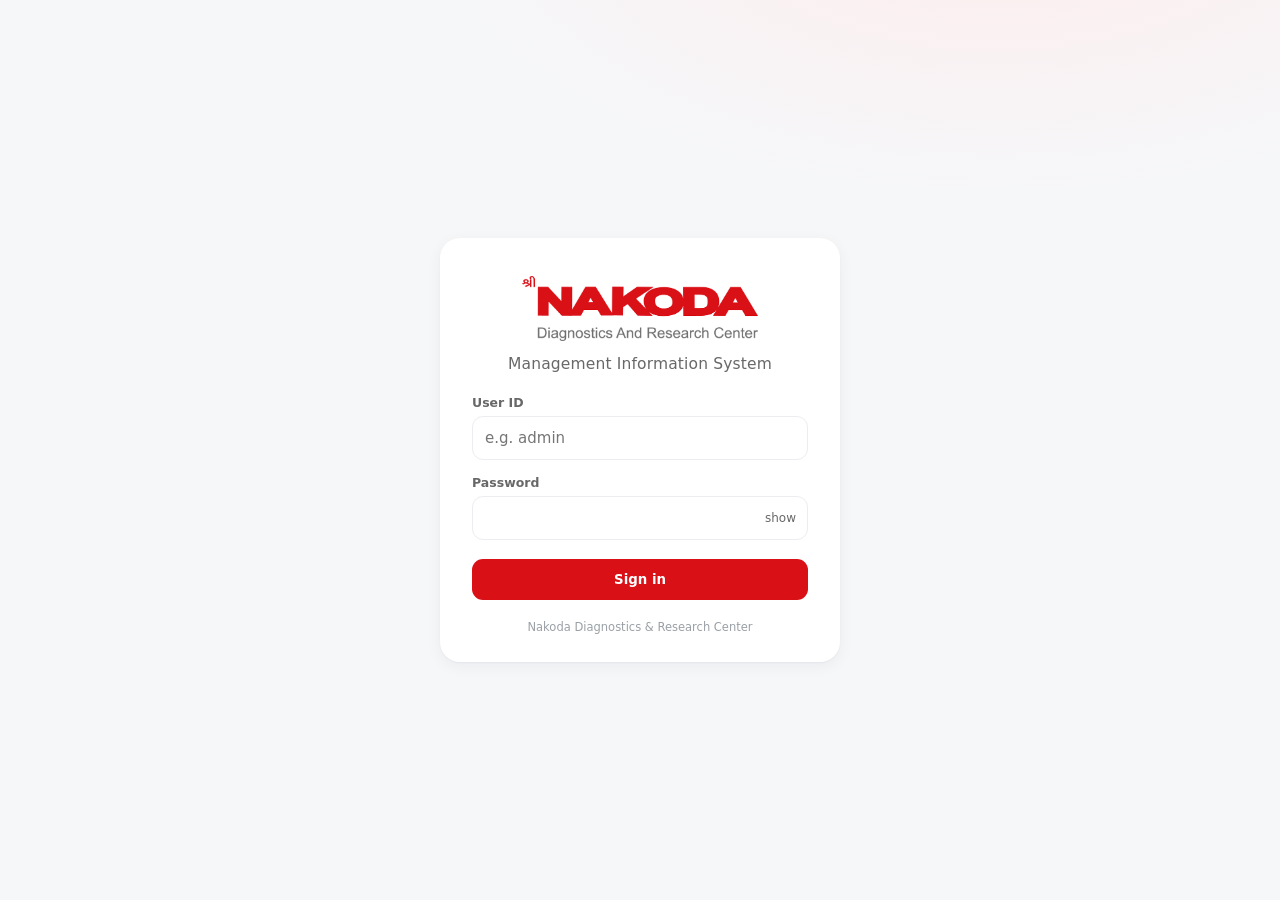
<file: index.html>
<!DOCTYPE html>
<html lang="en">
<head>
  <meta charset="utf-8">
  <meta name="viewport" content="width=device-width, initial-scale=1, viewport-fit=cover">
  <title>Nakoda MIS</title>
  <meta name="theme-color" content="#DA1017">
  <!-- v188: open the TLS connection to the API server while the page is still loading -->
  <link rel="preconnect" href="https://script.google.com" crossorigin>
  <link rel="dns-prefetch" href="https://script.google.com">
  <link rel="manifest" href="manifest.webmanifest">
  <link rel="icon" href="icons/favicon.png">
  <link rel="apple-touch-icon" href="icons/icon-192.png">
  <link rel="stylesheet" href="styles.css">
</head>
<body>

<!-- banners -->
<div id="updateBar" class="banner update hidden">
  <span><span class="dot"></span> A new version of Nakoda MIS is available.</span>
  <button class="btn sm" id="updateBtn">Install update</button>
</div>
<div id="offlineBar" class="banner offline hidden">
  <span><span class="dot"></span> You are offline — changes are saved on this device and will sync automatically.</span>
</div>
<div id="installBar" class="banner install hidden">
  <span><span class="dot"></span> <span id="installText">Install Nakoda MIS on this device for faster, offline access.</span></span>
  <button class="btn sm" id="installBtn">Install app</button>
  <button class="iconbtn" id="installDismiss">Not now</button>
</div>

<!-- v189: in-app splash removed — the app goes straight to the dashboard/login after Android's own (unavoidable) launch flash -->



<!-- LOGIN -->
<div id="view-login" class="auth-wrap">
  <div class="auth-card">
    <img class="logo" src="icons/login-logo.png" alt="Nakoda Diagnostics">
    <div class="auth-tagline">Management Information System</div>
    <div id="loginMsg"></div>
    <form id="loginForm">
      <div class="field"><label>User ID</label><input id="loginId" autocomplete="username" placeholder="e.g. admin" required></div>
      <div class="field"><label>Password</label>
        <div class="pw-row"><input id="loginPw" type="password" autocomplete="current-password" required><span class="toggle" data-for="loginPw">show</span></div>
      </div>
      <button class="btn block" id="loginBtn" type="submit">Sign in</button>
    </form>
    <div class="foot">Nakoda Diagnostics &amp; Research Center</div>
  </div>
</div>

<!-- FORCE PASSWORD CHANGE -->
<div id="view-changepw" class="auth-wrap hidden">
  <div class="auth-card">
    <img class="logo" src="icons/login-logo.png" alt="Nakoda Diagnostics">
    <div class="auth-title">Set a new password</div>
    <div class="auth-sub">For your security, please change the password you were given.</div>
    <div id="cpwMsg"></div>
    <form id="cpwForm">
      <div class="field" id="oldPwField"><label>Current password</label>
        <div class="pw-row"><input id="oldPw" type="password"><span class="toggle" data-for="oldPw">show</span></div></div>
      <div class="field"><label>New password (min 6 chars)</label>
        <div class="pw-row"><input id="newPw" type="password" required><span class="toggle" data-for="newPw">show</span></div></div>
      <div class="field"><label>Confirm new password</label>
        <div class="pw-row"><input id="newPw2" type="password" required><span class="toggle" data-for="newPw2">show</span></div></div>
      <button class="btn block" id="cpwBtn" type="submit">Update password</button>
    </form>
  </div>
</div>

<!-- APP -->
<div id="view-app" class="app hidden">
  <div class="topbar">
    <button class="iconbtn hamburger" id="menuBtn">&#9776;</button>
    <img class="logo" src="icons/login-logo.png" alt="Nakoda">
    <div class="spacer"></div>
    <div class="syncchip" id="syncChip" title="Sync status"><span class="s"></span><span id="syncText">Online</span></div>
    <!-- 19 Sep — this used to live ONLY inside the mobile "⋯ More" drawer (#mobileMoreDrawer),
         which is display:none above 760px (styles.css) — so on the desktop app there was
         literally no way to see it or use it, which is exactly why "did my deploy land" kept
         being unanswerable on desktop. Same #buildStamp id (paintBuildStamp in app.js already
         targets it generically) plus a matching "Check update" button, always visible here. -->
    <div id="buildStampBar" title="Which build is this app actually running" style="font-size:11px;color:#9aa0a6;display:flex;align-items:center;gap:8px;margin-right:10px;white-space:nowrap">
      <span id="buildStamp">—</span>
      <button class="iconbtn" id="topCheckUpdateBtn" title="Wipe the cache and reload the latest version" style="font-size:11px;padding:3px 8px">&#8635; Check update</button>
    </div>
    <!-- 19 Sep, round 2 — the button above did NOTHING for a stuck-stale device, and here's why:
         the click handler that wired it to forceUpdate() lived inside app.js, i.e. inside
         nakoda.bundle.js — the exact file a stuck old service worker keeps serving from its own
         cache instead of fetching fresh. So the one button whose whole job is "escape a stale
         build" was itself trapped inside the stale build, silently inert, with no error, nothing
         to click, nothing to see. Moved here instead: a plain inline script, not deferred, not
         part of the bundle, that runs the moment this HTML is parsed — before app.js has even
         started loading — and does the cache-wipe + SW-unregister + reload itself, so it works
         no matter how old the currently-cached JS is. If app.js's own copy of this same wiring
         (below, unchanged, harmless) attaches a second listener once/if it does load, that's
         fine — calling this twice is a no-op the second time. -->
    <script>
    (function(){
      function nakodaForceUpdateNow(){
        function done(){ try{ location.reload(); }catch(e){} }
        try{
          var p1 = ('caches' in window)
            ? caches.keys().then(function(keys){ return Promise.all(keys.map(function(k){ return caches.delete(k); })); })
            : Promise.resolve();
          var p2 = ('serviceWorker' in navigator)
            ? navigator.serviceWorker.getRegistrations().then(function(regs){ return Promise.all(regs.map(function(r){ return r.unregister(); })); })
            : Promise.resolve();
          Promise.all([p1,p2]).then(done).catch(done);
        }catch(e){ done(); }
      }
      function wire(){
        var b = document.getElementById('topCheckUpdateBtn');
        if(b && !b.__nakodaWired){ b.__nakodaWired = true; b.addEventListener('click', nakodaForceUpdateNow); }
      }
      if(document.readyState==='loading'){ document.addEventListener('DOMContentLoaded', wire); } else { wire(); }
    })();
    </script>
    <button id="topInstallBtn" class="top-install-btn hidden" title="Install Nakoda MIS as an app">&#11015; Install app</button>
    <div class="userchip">
      <div class="avatar" id="meAvatar">N</div>
      <div class="who"><b id="meName">—</b><span id="meRole">—</span></div>
      <button class="iconbtn" id="logoutBtn">Logout</button>
    </div>
  </div>
  <div class="body">
    <div class="sidebar" id="sidebar">
      <div class="nav-group">Home</div>
      <div class="nav-item active" data-page="dashboard"><span class="ic">&#9638;</span> Dashboard</div>
      <div class="nav-item" data-page="tasks"><span class="ic">&#10003;</span> My Tasks</div>
      <div class="nav-item" data-page="calendar"><span class="ic">&#128197;</span> Calendar</div>
      <div class="nav-item" data-page="attendance"><span class="ic">&#128338;</span> Attendance</div>
      <div class="nav-item hidden" data-page="recurring"><span class="ic">&#128257;</span> Recurring Tasks</div>
      <div class="nav-item hidden" data-page="taskmon"><span class="ic">&#128203;</span> Follow-ups</div>
      <div class="nav-group">Patients</div>
      <div class="nav-item" data-page="patients"><span class="ic">&#9742;</span> Patient CRM</div>
      <div class="nav-item hidden" data-page="crmperf"><span class="ic">&#9636;</span> CRM Performance</div>
      <div class="nav-group">Operations</div>
      <div class="nav-item hidden" data-page="ops"><span class="ic">&#129514;</span> Sample Collection</div>
      <div class="nav-group">HR</div>
      <div class="nav-item" data-page="employees"><span class="ic">&#128100;</span> Employees</div>
      <div class="nav-item" data-page="leave"><span class="ic">&#127958;</span> Leave</div>
      <div class="nav-item" data-page="field"><span class="ic">&#128663;</span> Field Work</div>
      <div class="nav-item" data-page="policy"><span class="ic">&#128203;</span> Company Policy</div>
      <div class="nav-item" data-page="training"><span class="ic">&#127891;</span> Training</div>
      <div class="nav-item" data-page="assets"><span class="ic">&#128450;</span> Information</div>
      <div class="nav-item" data-page="fixedassets"><span class="ic">&#128736;</span> Asset Management</div>
      <div class="nav-item" data-page="inventory"><span class="ic">&#128230;</span> Inventory</div>
      <div class="nav-item" data-page="payreq"><span class="ic">&#129534;</span> Payment Requests</div>
      <div class="nav-item" data-page="payroll"><span class="ic">&#128176;</span> Payroll</div>
      <div class="nav-item hidden" data-page="accounts"><span class="ic">&#128202;</span> Accounts</div>
      <div class="nav-item" data-page="profile"><span class="ic">&#9881;</span> My Profile</div>
      <div class="nav-group">MD Desk</div>
      <div class="nav-item" data-page="suggest"><span class="ic">&#9993;</span> Suggestion / Complaint</div>
      <div class="nav-item hidden" data-page="mdinbox"><span class="ic">&#128233;</span> MD Inbox</div>
      <div class="nav-group">Members</div>
      <div class="nav-item hidden" data-page="cards"><span class="ic">&#127991;</span> Membership Cards</div>
      <div class="nav-item hidden" data-page="cardstatus"><span class="ic">&#9989;</span> Card Status</div>
      <div class="nav-group">Messaging</div>
      <div class="nav-item hidden" data-page="bulkmsg"><span class="ic">&#128172;</span> Bulk Message Send</div>
      <div class="nav-item hidden" data-page="timelymsg"><span class="ic">&#9200;</span> Timely Message</div>
      <div class="nav-group">Setup</div>
      <div class="nav-item hidden" data-page="branches"><span class="ic">&#127970;</span> Branches</div>
      <div class="nav-item hidden" data-page="watemplates"><span class="ic">&#128172;</span> WhatsApp Templates</div>
    </div>
    <div class="content">
      <div id="page-dashboard">
        <div class="greet">
          <div class="greet-text">
            <div class="greet-eyebrow">Nakoda MIS</div>
            <h1 id="greetHello">Welcome</h1>
            <div class="greet-meta" id="greetMeta">—</div>
          </div>
          <div class="greet-actions">
            <select id="dashBranch" class="greet-select"><option value="">All branches</option></select>
            <input id="dashMonth" type="month" class="greet-select" style="min-width:150px">
            <button class="btn ghost sm" id="dashRefresh">&#8635; Refresh</button>
          </div>
        </div>
        <div id="dashTasks"></div>
        <div id="quickLog"></div>
        <div class="section-label">Overview</div>
        <div class="kpis" id="kpis"></div>
        <div id="dashExtra"></div>
        <div class="section-label">Recently added staff</div>
        <div class="card"><div class="table-wrap swipe"><table id="recentTable"><thead><tr><th>Name</th><th>Role</th><th>Office / Branch</th><th>Status</th></tr></thead><tbody></tbody></table></div></div>
      </div>

      <div id="page-tasks" class="hidden"></div>
      <div id="page-calendar" class="hidden"></div>
      <div id="page-attendance" class="hidden"></div>
      <div id="page-leave" class="hidden"></div>
      <div id="page-field" class="hidden"></div>
      <div id="page-policy" class="hidden"></div>
      <div id="page-payroll" class="hidden"></div>
      <div id="page-accounts" class="hidden"></div>
      <div id="page-training" class="hidden"></div>
      <div id="page-assets" class="hidden"></div>
      <div id="page-fixedassets" class="hidden"></div>
      <div id="page-suggest" class="hidden"></div>
      <div id="page-mdinbox" class="hidden"></div>
      <div id="page-inventory" class="hidden"></div>
      <div id="page-payreq" class="hidden"></div>
      <div id="page-recurring" class="hidden"></div>
      <div id="page-taskmon" class="hidden"></div>
      <div id="page-ops" class="hidden"></div>
      <div id="page-patients" class="hidden"></div>
      <div id="page-crmperf" class="hidden"></div>

      <div id="page-employees" class="hidden">
        <div class="page-head"><h1>Employees</h1><div class="spacer"></div><button class="btn ghost" id="empFormPdfBtn">📄 Blank form PDF</button> <button class="btn" id="addEmpBtn">+ Add Staff</button></div>
        <div class="card">
          <div class="toolbar">
            <input class="search" id="empSearch" placeholder="Search name, login, phone…">
            <select id="filterBranch"><option value="">All branches</option></select>
            <select id="filterStatus"><option value="">All status</option><option value="Active">Active</option><option value="Inactive">Inactive</option></select>
          </div>
          <div class="table-wrap"><table id="empTable">
            <thead><tr><th>Emp ID</th><th>Name</th><th>Login ID</th><th>Role</th><th>Office / Branch</th><th>Phone</th><th>Status</th><th></th></tr></thead>
            <tbody></tbody>
          </table></div>
          <div id="empEmpty" class="empty hidden">No employees match your filters.</div>
          <div id="empLoad" class="center-load"><span class="loader dark"></span> Loading…</div>
        </div>
      </div>

      <div id="page-profile" class="hidden">
        <div class="page-head"><h1>My Profile</h1></div>
        <div class="card" style="padding:20px;max-width:680px" id="profileCard"></div>
      </div>

      <div id="page-cards" class="hidden"></div>
      <div id="page-cardstatus" class="hidden"></div>
      <div id="page-watemplates" class="hidden"></div>
      <div id="page-bulkmsg" class="hidden"></div>
      <div id="page-timelymsg" class="hidden"></div>

      <div id="page-branches" class="hidden">
        <div class="page-head"><h1>Branches</h1><div class="spacer"></div><button class="btn" id="addBranchBtn">+ Add Branch</button></div>
        <div class="card">
          <div class="table-wrap"><table id="branchTable" class="rowsep">
            <thead><tr><th>Code</th><th>Name</th><th>City</th><th>Mobile</th><th>Bank A/C</th><th>IFSC</th><th>WhatsApp API</th><th>Status</th><th></th></tr></thead>
            <tbody></tbody>
          </table></div>
          <div id="branchEmpty" class="empty hidden">No branches yet.</div>
        </div>
      </div>
    </div>
  </div>
  <nav id="mobileBottomNav"></nav>
  <div id="mobileMoreDrawer" onclick="if(event.target===this)closeMobileMore()">
    <div class="sheet"><div class="sheet-handle"></div><h3>All sections</h3><div class="more-grid" id="moreGrid"></div></div>
  </div>
</div>

<div id="toast"></div>
<div id="modalRoot"></div>

<!-- v188: xlsx library removed from startup (≈900KB!) — accounts.js now loads it on demand.
     All scripts run with defer: the splash/login paints first, scripts parse without blocking,
     execution order is preserved. -->
<!-- v341 — ONE BUNDLED SCRIPT INSTEAD OF THIRTY.
     nakoda.bundle.js is every module joined in exactly the order they used to load in.
     Publishing an update no longer means dragging thirty files and counting them: one
     file cannot be half-uploaded. The individual .js files are still the real sources —
     the bundle is rebuilt from them whenever one changes.

     config.js stays separate on purpose: it holds this installation's live /exec address
     and must never be overwritten by an update. -->
<script defer src="config.js"></script>
<script defer src="nakoda.bundle.js"></script>
</body>
</html>
</file>
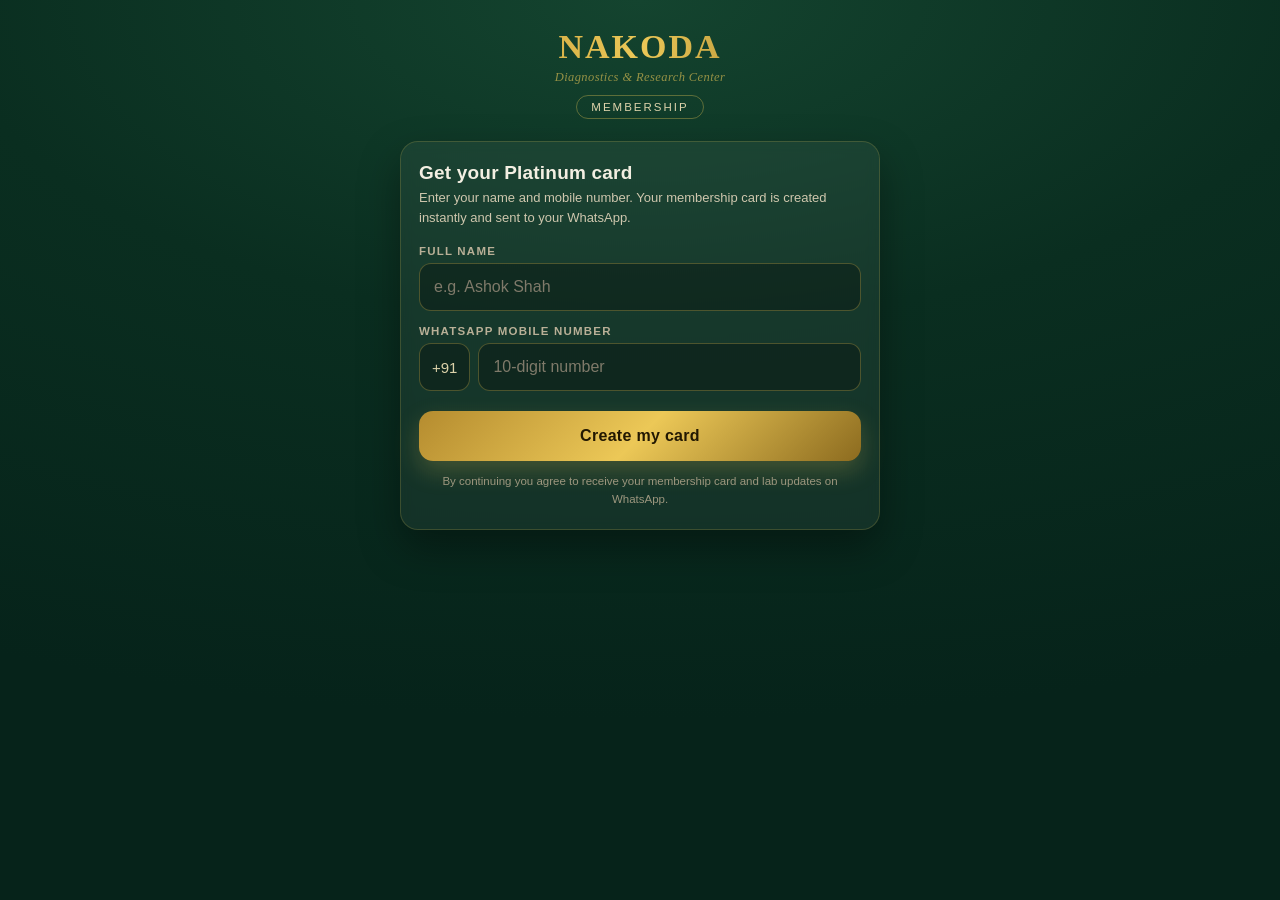
<file: card.html>
<!DOCTYPE html>
<html lang="en">
<head>
<meta charset="utf-8">
<meta name="viewport" content="width=device-width,initial-scale=1,viewport-fit=cover">
<meta name="robots" content="noindex">
<title>Nakoda Platinum Membership</title>
<link rel="icon" href="./icons/favicon.png">
<meta name="theme-color" content="#0A2E20">
<style>
  *{box-sizing:border-box;-webkit-tap-highlight-color:transparent}
  html,body{margin:0;padding:0}
  body{
    background:radial-gradient(120% 80% at 50% 0%,#14442F 0%,#0A2E20 45%,#06231A 100%) fixed;
    color:#F3EFE2;font-family:-apple-system,BlinkMacSystemFont,"Segoe UI",Roboto,Arial,sans-serif;
    min-height:100vh;padding:18px 14px 40px;
  }
  .wrap{max-width:480px;margin:0 auto}
  .brand{text-align:center;margin:10px 0 22px}
  .brand h1{font-family:Georgia,"Times New Roman",serif;font-size:34px;letter-spacing:2px;margin:0;
    background:linear-gradient(90deg,#B58C2F,#ECC857 50%,#8C6B1F);-webkit-background-clip:text;background-clip:text;color:transparent}
  .brand p{font-family:Georgia,serif;font-style:italic;font-size:12.5px;color:#ECC85799;margin:4px 0 0;letter-spacing:.4px}
  .brand .br{display:inline-block;margin-top:10px;font-size:11.5px;letter-spacing:2px;text-transform:uppercase;
    color:#DCD2AA;border:1px solid rgba(236,200,87,.35);border-radius:99px;padding:5px 14px}
  .panel{background:rgba(255,255,255,.05);border:1px solid rgba(236,200,87,.18);border-radius:18px;padding:20px 18px;
    backdrop-filter:blur(6px);box-shadow:0 18px 40px rgba(0,0,0,.35)}
  .panel h2{margin:0 0 4px;font-size:19px;font-weight:700;letter-spacing:.2px}
  .panel .sub{margin:0 0 18px;font-size:13px;color:#CFC7AE;line-height:1.5}
  label{display:block;font-size:11.5px;letter-spacing:1.2px;text-transform:uppercase;color:#B9B097;margin:14px 0 6px;font-weight:700}
  input{width:100%;padding:14px 14px;font-size:16px;border-radius:12px;border:1px solid rgba(236,200,87,.28);
    background:rgba(0,0,0,.28);color:#FFF8E7;outline:none;font-family:inherit}
  input:focus{border-color:#ECC857;box-shadow:0 0 0 3px rgba(236,200,87,.15)}
  input::placeholder{color:#7f7a6a}
  .row-phone{display:flex;gap:8px;align-items:stretch}
  .cc{display:flex;align-items:center;padding:0 12px;border-radius:12px;border:1px solid rgba(236,200,87,.28);
    background:rgba(0,0,0,.28);font-size:15px;color:#DCD2AA;flex:0 0 auto}
  .btn{display:block;width:100%;margin-top:20px;padding:16px;border:0;border-radius:14px;font-size:16px;font-weight:800;
    letter-spacing:.3px;cursor:pointer;font-family:inherit;
    background:linear-gradient(135deg,#B58C2F,#ECC857 50%,#8C6B1F);color:#221802;box-shadow:0 10px 24px rgba(236,200,87,.22)}
  .btn:active{transform:translateY(1px)}
  .btn[disabled]{opacity:.55;cursor:default;box-shadow:none}
  .btn.wa{background:linear-gradient(135deg,#25D366,#128C7E);color:#fff;box-shadow:0 10px 24px rgba(37,211,102,.22)}
  .btn.ghost{background:transparent;border:1px solid rgba(236,200,87,.4);color:#ECC857;box-shadow:none;font-weight:700}
  .note{font-size:11.5px;color:#9d977f;margin-top:12px;line-height:1.55;text-align:center}
  .err{background:rgba(192,57,43,.15);border:1px solid rgba(192,57,43,.5);color:#ffbdb5;border-radius:12px;
    padding:11px 13px;font-size:13px;margin-top:14px;display:none;line-height:1.5}
  /* The card frame appears the instant they tap, as a shimmer, so a few seconds of waiting
     looks like something happening rather than a frozen button. 63.04% = 638/1012, the card's
     own shape, kept as padding rather than aspect-ratio so older phones size it correctly too. */
  .cardskel{width:100%;height:0;padding-bottom:63.04%;border-radius:14px;border:1px solid rgba(236,200,87,.2);
    background:linear-gradient(100deg,rgba(255,255,255,.04) 32%,rgba(236,200,87,.15) 50%,rgba(255,255,255,.04) 68%);
    background-size:240% 100%;animation:shim 1.5s linear infinite}
  @keyframes shim{to{background-position:-240% 0}}
  .stepmsg{text-align:center;font-size:12.5px;color:#CFC7AE;margin-top:14px;min-height:18px}
  .cardbox{margin:4px 0 6px;border-radius:14px;overflow:hidden;box-shadow:0 20px 44px rgba(0,0,0,.5)}
  .cardbox img{display:block;width:100%;border-radius:14px}
  .benefits{margin:20px 0 0;padding:0;list-style:none}
  .benefits li{position:relative;padding:9px 0 9px 30px;font-size:13.5px;line-height:1.5;color:#EDE6D2;
    border-bottom:1px dashed rgba(236,200,87,.16)}
  .benefits li:last-child{border-bottom:0}
  .benefits li:before{content:"";position:absolute;left:4px;top:14px;width:14px;height:8px;
    border-left:2px solid #ECC857;border-bottom:2px solid #ECC857;transform:rotate(-45deg)}
  .ttl{font-size:12px;letter-spacing:1.6px;text-transform:uppercase;color:#ECC857;font-weight:800;margin:22px 0 2px}
  .meta{display:flex;justify-content:space-between;gap:10px;font-size:12.5px;color:#CFC7AE;margin-top:14px;
    border-top:1px solid rgba(236,200,87,.16);padding-top:14px}
  .meta b{display:block;color:#FFF8E7;font-size:13.5px;margin-top:3px;font-weight:700}
  .spin{display:inline-block;width:16px;height:16px;border:2px solid rgba(34,24,2,.3);border-top-color:#221802;
    border-radius:50%;animation:sp .7s linear infinite;vertical-align:-3px;margin-right:8px}
  .btn.wa .spin{border-color:rgba(255,255,255,.35);border-top-color:#fff}
  @keyframes sp{to{transform:rotate(360deg)}}
  .ok{background:rgba(26,127,55,.18);border:1px solid rgba(37,211,102,.45);color:#b7f5cd;border-radius:12px;
    padding:11px 13px;font-size:13px;margin-top:14px;line-height:1.5;display:none}
  /* The WhatsApp send now runs on its own behind the card, so it needs a quiet place to report
     rather than a button the customer has to find and press. */
  .sendstat{border-radius:12px;padding:11px 13px;font-size:13px;margin-top:14px;line-height:1.5;
    display:flex;align-items:center;gap:9px}
  .sendstat.busy{background:rgba(255,255,255,.06);border:1px solid rgba(236,200,87,.25);color:#DCD2AA}
  .sendstat.done{background:rgba(26,127,55,.18);border:1px solid rgba(37,211,102,.45);color:#b7f5cd}
  .sendstat.warn{background:rgba(192,57,43,.15);border:1px solid rgba(192,57,43,.5);color:#ffbdb5}
  .sendstat .dot{flex:0 0 15px;height:15px;border:2px solid rgba(236,200,87,.3);border-top-color:#ECC857;
    border-radius:50%;animation:sp .7s linear infinite}
  .hide{display:none!important}
  .center{text-align:center}
  .savehint{font-size:11.5px;color:#9d977f;text-align:center;margin-top:10px}
  select{width:100%;padding:14px;font-size:16px;border-radius:12px;border:1px solid rgba(236,200,87,.28);
    background:rgba(0,0,0,.28);color:#FFF8E7;font-family:inherit}
</style>
</head>
<body>
<div class="wrap">

  <div class="brand">
    <h1>NAKODA</h1>
    <p>Diagnostics &amp; Research Center</p>
    <div class="br" id="branchTag">Membership</div>
  </div>

  <!-- ── STEP 1 : form ───────────────────────────────────────────── -->
  <div class="panel" id="stepForm">
    <h2 id="formTitle">Get your Platinum card</h2>
    <p class="sub" id="formSub">Enter your name and mobile number. Your membership card is created instantly and sent to your WhatsApp.</p>

    <div id="branchPickWrap" class="hide">
      <label for="branchSel">Select branch</label>
      <select id="branchSel"></select>
    </div>

    <label for="nm">Full name</label>
    <input id="nm" type="text" autocomplete="name" autocapitalize="words" maxlength="40" placeholder="e.g. Ashok Shah">

    <label for="mo">WhatsApp mobile number</label>
    <div class="row-phone">
      <div class="cc">+91</div>
      <input id="mo" type="tel" inputmode="numeric" autocomplete="tel-national" maxlength="10" placeholder="10-digit number">
    </div>

    <button class="btn" id="go">Create my card</button>
    <div class="err" id="err"></div>
    <div class="note">By continuing you agree to receive your membership card and lab updates on WhatsApp.</div>
  </div>

  <!-- ── STEP 2 : card ───────────────────────────────────────────── -->
  <div class="panel hide" id="stepCard">
    <div class="center" style="margin-bottom:14px">
      <div style="font-size:12px;letter-spacing:2px;color:#ECC857;font-weight:800" id="welcomeTtl">YOUR CARD IS READY</div>
      <div style="font-size:13px;color:#CFC7AE;margin-top:4px" id="welcomeSub">Welcome to the Nakoda family</div>
    </div>

    <div class="cardskel hide" id="cardSkel"></div>
    <div class="cardbox hide" id="cardBox"><img id="cardImg" alt="Nakoda Platinum Membership Card"></div>
    <div class="stepmsg hide" id="stepMsg"></div>
    <div class="savehint hide" id="saveHint">Tip: you can also press and hold the card to save it.</div>

    <div class="meta hide" id="metaRow">
      <div>Member<b id="mName">—</b></div>
      <div style="text-align:right">Valid thru<b id="mExp">—</b></div>
    </div>

    <div class="ttl hide" id="ttlBen">Your benefits</div>
    <ul class="benefits hide" id="benList"></ul>

    <div class="sendstat hide" id="sendStat"></div>
    <button class="btn hide" id="save">Save my card</button>
    <button class="btn wa hide" id="wa">Send my card on WhatsApp</button>
    <button class="btn ghost hide" id="savenum">📇 Save lab number to contacts</button>
    <a class="btn ghost hide" id="askUp" style="text-decoration:none;text-align:center;padding:15px" target="_blank" rel="noopener"></a>
    <a class="btn ghost hide" id="waOpen" style="text-decoration:none;text-align:center;padding:15px" target="_blank" rel="noopener">Open WhatsApp</a>
    <div class="ok" id="ok"></div>
    <div class="err" id="err2"></div>
    <div class="note" id="callNote"></div>
  </div>

</div>

<script src="./config.js"></script>
<script>
(function(){
  'use strict';

  /* ============================================================
     Nakoda — public self-service membership card (QR landing page)
     Standalone: does not load app.js / api.js and never registers
     the service worker, so a customer's phone stays a plain page.
     ============================================================ */

  var API = (window.NAKODA_CONFIG && window.NAKODA_CONFIG.API_URL) || '';
  var qs  = new URLSearchParams(location.search);
  var BRANCH = (qs.get('b') || qs.get('branch') || '').trim();
  var TYPE   = (qs.get('t') || 'PLATINUM').trim().toUpperCase();
  var REFER  = (qs.get('r') || '').trim();

  /* CFG starts as an object, never null. If the config call fails the form must still work —
     showCard() writes into CFG, and a null here crashed the success path after a failed boot. */
  var CFG = {}, CARD = null, TYPEROW = null, IMG_PNG = '', IMG_JPG = '';
  /* What the printed code is FOR, kept separately: once an existing member scans, TYPEROW becomes
     their own card type and we still need to know the QR said Platinum. */
  var QR_TYPE = { id:TYPE, name:'Platinum' }, QR_BRANCH = BRANCH;
  var UPGRADED = null;   /* set when this scan closed an older card and issued a better one */

  var DEFAULT_BENEFITS = [
    'Get up to 50% discount on all in-house tests',
    'Get up to 20% discount on all outsourced tests',
    'Discount available on bills above ₹300',
    'Reports on priority',
    'Dedicated CRM officer',
    'Valid for all family members',
    '20% less on full body check-up packages'
  ];

  function $(id){ return document.getElementById(id); }
  function show(el){ el.classList.remove('hide'); }
  function hide(el){ el.classList.add('hide'); }
  function showErr(box, m){ box.textContent = m; box.style.display = 'block'; }
  function clrErr(box){ box.textContent = ''; box.style.display = 'none'; }

  /* ── network ────────────────────────────────────────────────────────────
     WHY THIS RETRIES. An Apps Script web app has to spin a container up for the
     first request that reaches it after an idle spell or a fresh deployment, and
     that first request can crawl or drop outright — which is exactly the "tap
     once, nothing; tap again, card" the counter saw. The customer must not be the
     retry mechanism, so the page does it silently.

     Retrying publicIssueCard is safe by design: the server hands back the card a
     mobile already holds instead of minting a second one, so N attempts can only
     ever produce one card. */
  function once(action, payload, timeoutMs){
    var body = JSON.stringify(Object.assign({action:action}, payload||{}));
    var ctrl = (typeof AbortController !== 'undefined') ? new AbortController() : null;
    var to = ctrl ? setTimeout(function(){ try{ ctrl.abort(); }catch(e){} }, timeoutMs||45000) : null;
    return fetch(API, {method:'POST', headers:{'Content-Type':'text/plain;charset=utf-8'},
                       body:body, redirect:'follow', signal:ctrl?ctrl.signal:undefined})
      .then(function(r){ return r.json(); })
      .then(function(j){ if(to) clearTimeout(to); return j; },
            function(e){ if(to) clearTimeout(to); throw e; });
  }
  function sleep(ms){ return new Promise(function(res){ setTimeout(res, ms); }); }

  function post(action, payload, timeoutMs, tries){
    tries = tries || 1;
    return attempt(1);
    function attempt(n){
      return once(action, payload, timeoutMs).catch(function(e){
        if(n >= tries) throw e;
        return sleep(700 * n).then(function(){ return attempt(n + 1); });
      });
    }
  }

  /* Wakes the script container while the customer is still typing, so the first
     call that actually matters lands on a warm one. Failure is ignored. */
  function warmUp(){ if(API) once('version', {}, 15000).catch(function(){}); }

  /* ── card renderer — identical to membership.js drawCard() ─────────── */
  var CARD_THEMES = {
    HUNTER_GREEN:     { bg:['#0A2E20','#14442F','#06231A'], foil:['#B58C2F','#ECC857','#8C6B1F'], labelMuted:'rgba(220,210,170,0.65)', valueColor:'#FAF5E6', guilloche:'rgba(236,200,87,0.06)' },
    MIDNIGHT_SAPPHIRE:{ bg:['#0E1B3D','#1F3066','#091226'], foil:['#A0AEC9','#EAEDF4','#8A95AC'], labelMuted:'rgba(195,210,240,0.65)', valueColor:'#FFFFFF', guilloche:'rgba(255,255,255,0.045)' },
    OXBLOOD:          { bg:['#2A0810','#4F1620','#1F0410'], foil:['#C2A35E','#EBD08A','#9C7E3E'], labelMuted:'rgba(240,210,180,0.60)', valueColor:'#FAF0E6', guilloche:'rgba(235,208,138,0.05)' },
    AUBERGINE:        { bg:['#1A0628','#330F4F','#0F031C'], foil:['#B58C2F','#ECC857','#8C6B1F'], labelMuted:'rgba(220,195,240,0.60)', valueColor:'#F5ECF8', guilloche:'rgba(236,200,87,0.05)' },
    ANTHRACITE:       { bg:['#1A1D26','#2C3140','#0E1018'], foil:['#A0AEC9','#EAEDF4','#8A95AC'], labelMuted:'rgba(200,210,225,0.55)', valueColor:'#F5F7FA', guilloche:'rgba(255,255,255,0.04)' },
    EMERALD_ROSE:     { bg:['#08322A','#10544A','#062821'], foil:['#B57778','#E8B8B0','#9C5E5E'], labelMuted:'rgba(232,184,176,0.60)', valueColor:'#FBEFEA', guilloche:'rgba(232,184,176,0.06)' },
    CHAMPAGNE_GOLD:   { bg:['#FFFBEC','#FBEFC3','#E8CB85'], foil:['#9A6B17','#E6BE3F','#7D5410'], labelMuted:'rgba(110,75,20,0.60)',   valueColor:'#3D2400', guilloche:'rgba(100,70,10,0.05)', light:true },
    ONYX:             { bg:['#0A0A0E','#1A1A20','#000000'], foil:['#A0AEC9','#EAEDF4','#8A95AC'], labelMuted:'rgba(200,210,225,0.45)', valueColor:'#FFFFFF', guilloche:'rgba(255,255,255,0.035)' },
    MAROON_CHAMPAGNE: { bg:['#3A0A10','#5F1820','#26050A'], foil:['#C2A35E','#EBD08A','#9C7E3E'], labelMuted:'rgba(232,210,160,0.60)', valueColor:'#FAF1E6', guilloche:'rgba(235,208,138,0.05)' },
    SLATE_TEAL:       { bg:['#0A2530','#143842','#061923'], foil:['#A0AEC9','#EAEDF4','#8A95AC'], labelMuted:'rgba(190,215,225,0.60)', valueColor:'#EDF6F8', guilloche:'rgba(255,255,255,0.04)' },
    COPPER_BRONZE:    { bg:['#5C2E0E','#8B4513','#3E1D08'], foil:['#C2A35E','#EBD08A','#9C7E3E'], labelMuted:'rgba(240,215,175,0.62)', valueColor:'#FDF3E7', guilloche:'rgba(235,208,138,0.055)' },
    SLATE_INDIGO:     { bg:['#1A1F6E','#2E3599','#0F1248'], foil:['#A0AEC9','#EAEDF4','#8A95AC'], labelMuted:'rgba(195,200,245,0.62)', valueColor:'#EEF0FF', guilloche:'rgba(255,255,255,0.042)' },
    FOREST_SAGE:      { bg:['#1E3D0A','#355C12','#12270A'], foil:['#B58C2F','#ECC857','#8C6B1F'], labelMuted:'rgba(210,230,185,0.62)', valueColor:'#F2FAE8', guilloche:'rgba(236,200,87,0.055)' },
    DUSTY_ROSE:       { bg:['#5C2D38','#8C4A58','#3D1A23'], foil:['#C2A35E','#EBD08A','#9C7E3E'], labelMuted:'rgba(240,205,215,0.60)', valueColor:'#FDF0F3', guilloche:'rgba(235,208,138,0.05)' },
    GRAPHITE_STEEL:   { bg:['#1C2530','#2E3D4F','#101820'], foil:['#A0AEC9','#EAEDF4','#8A95AC'], labelMuted:'rgba(195,210,228,0.58)', valueColor:'#EDF2F7', guilloche:'rgba(255,255,255,0.038)' }
  };
  function resolveTheme(type){
    var id = (type && type.themeId) ? String(type.themeId).toUpperCase() : null;
    if(id && CARD_THEMES[id]) return CARD_THEMES[id];
    var n = (type && type.name ? type.name : '').toUpperCase();
    if(n.indexOf('PLATINUM') >= 0) return CARD_THEMES.HUNTER_GREEN;
    if(n.indexOf('GOLD') >= 0) return CARD_THEMES.CHAMPAGNE_GOLD;
    return CARD_THEMES.HUNTER_GREEN;
  }
  function fmtExpiry(d){ if(!d) return ''; var x=new Date(d); if(isNaN(x)) return ''; return String(x.getMonth()+1).padStart(2,'0')+'/'+x.getFullYear(); }
  function fmtDate(d){ if(!d) return ''; var x=new Date(d); if(isNaN(x)) return String(d); return String(x.getDate()).padStart(2,'0')+'/'+String(x.getMonth()+1).padStart(2,'0')+'/'+x.getFullYear(); }
  function roundRect(c,x,y,w,h,r){ c.beginPath();c.moveTo(x+r,y);c.arcTo(x+w,y,x+w,y+h,r);c.arcTo(x+w,y+h,x,y+h,r);c.arcTo(x,y+h,x,y,r);c.arcTo(x,y,x+w,y,r);c.closePath(); }

  function drawCard(canvas, card, type){
    var ctx=canvas.getContext('2d'), W=canvas.width, H=canvas.height;
    var typeUpper=(type&&type.name?type.name:'').toUpperCase();
    var theme=resolveTheme(type), isLight=!!theme.light, isDark=!isLight;
    var bg=ctx.createLinearGradient(0,0,W,H); bg.addColorStop(0,theme.bg[0]); bg.addColorStop(0.55,theme.bg[1]); bg.addColorStop(1,theme.bg[2]);
    var labelMuted=theme.labelMuted, valueColor=theme.valueColor, foil=theme.foil;
    ctx.fillStyle=bg; ctx.fillRect(0,0,W,H);
    ctx.save(); ctx.strokeStyle=theme.guilloche; ctx.lineWidth=1;
    var cx=W*1.05, cy=H*0.45; for(var r=60;r<W*1.2;r+=16){ ctx.beginPath(); ctx.arc(cx,cy,r,Math.PI*0.55,Math.PI*1.45); ctx.stroke(); } ctx.restore();
    var logoX=W*0.06, logoY=H*0.08, wordSize=Math.round(H*0.14);
    ctx.font='700 '+wordSize+'px Georgia, "Times New Roman", serif'; ctx.textAlign='left'; ctx.textBaseline='top';
    var wWidth=ctx.measureText('NAKODA').width;
    var wf=ctx.createLinearGradient(logoX,logoY,logoX+wWidth,logoY+wordSize); wf.addColorStop(0,foil[0]); wf.addColorStop(0.5,foil[1]); wf.addColorStop(1,foil[2]);
    ctx.fillStyle=wf; ctx.fillText('NAKODA',logoX,logoY);
    var subSize=Math.round(H*0.038); ctx.font='500 italic '+subSize+'px Georgia, serif'; ctx.fillStyle=wf;
    ctx.fillText('Diagnostics & Research Center',logoX,logoY+wordSize+8);
    if(typeUpper){
      var tf=Math.round(H*0.052); ctx.font='500 '+tf+'px Georgia, serif'; ctx.textAlign='right'; ctx.textBaseline='top';
      var tX=W-W*0.06, tY=H*0.10, letters=typeUpper.split(''), sp=Math.round(tf*0.30), tw=0;
      letters.forEach(function(L){ tw+=ctx.measureText(L).width+sp; }); tw-=sp;
      var fg=ctx.createLinearGradient(tX-tw,tY,tX,tY+tf); fg.addColorStop(0,foil[0]); fg.addColorStop(0.5,foil[1]); fg.addColorStop(1,foil[2]);
      ctx.fillStyle=fg; var cur=tX;
      for(var i=letters.length-1;i>=0;i--){ var lw=ctx.measureText(letters[i]).width; ctx.textAlign='left'; ctx.fillText(letters[i],cur-lw,tY); cur-=(lw+sp); }
      ctx.fillStyle=fg; ctx.fillRect(tX-tw,tY+tf+6,tw,1);
    }
    var chipW=W*0.10, chipH=chipW*0.78, chipX=W*0.06, chipY=H*0.38;
    var cm=ctx.createLinearGradient(chipX,chipY,chipX+chipW,chipY+chipH); cm.addColorStop(0,foil[0]); cm.addColorStop(0.5,foil[1]); cm.addColorStop(1,foil[2]);
    ctx.fillStyle=cm; roundRect(ctx,chipX,chipY,chipW,chipH,8); ctx.fill();
    var pad=5, ig=ctx.createLinearGradient(chipX,chipY,chipX+chipW,chipY+chipH); ig.addColorStop(0,foil[0]); ig.addColorStop(1,foil[2]);
    ctx.fillStyle=ig; roundRect(ctx,chipX+pad,chipY+pad,chipW-pad*2,chipH-pad*2,5); ctx.fill();
    ctx.strokeStyle='rgba(0,0,0,0.30)'; ctx.lineWidth=1.2;
    for(var ri=1;ri<4;ri++){ var yy=chipY+pad+((chipH-pad*2)*ri/4); ctx.beginPath(); ctx.moveTo(chipX+pad,yy); ctx.lineTo(chipX+chipW-pad,yy); ctx.stroke(); }
    for(var ci=1;ci<3;ci++){ var xx=chipX+pad+((chipW-pad*2)*ci/3); ctx.beginPath(); ctx.moveTo(xx,chipY+pad); ctx.lineTo(xx,chipY+chipH-pad); ctx.stroke(); }
    var num=Math.round(H*0.085); ctx.font='600 '+num+'px "SF Mono","Consolas","Courier New",monospace'; ctx.textAlign='left'; ctx.textBaseline='top'; ctx.fillStyle=valueColor;
    ctx.fillText(String(card.cardNumber||''),W*0.06,H*0.59);
    ctx.fillStyle=labelMuted; ctx.font='600 '+Math.round(H*0.030)+'px Georgia, serif'; ctx.textAlign='left';
    ctx.fillText('MEMBER NAME',W*0.06,H*0.77);
    ctx.fillStyle=valueColor; ctx.font='700 '+Math.round(H*0.062)+'px Georgia, serif';
    ctx.fillText(String(card.holderName||'').toUpperCase(),W*0.06,H*0.82);
    ctx.fillStyle=labelMuted; ctx.font='600 '+Math.round(H*0.030)+'px Georgia, serif'; ctx.textAlign='right';
    ctx.fillText('VALID THRU',W*0.94,H*0.77);
    ctx.fillStyle=valueColor; ctx.font='700 '+Math.round(H*0.062)+'px Georgia, serif';
    ctx.fillText(fmtExpiry(card.expiryDate),W*0.94,H*0.82);
    ctx.strokeStyle=isDark?'rgba(255,255,255,0.08)':'rgba(0,0,0,0.06)'; ctx.lineWidth=1.5; roundRect(ctx,8,8,W-16,H-16,18); ctx.stroke();
  }

  /* ══════════════════════════════════════════════════════════════════════════
     v332 · THE PICTURE THAT GOES OUT IS THE CARD **AND** ITS BENEFITS
     ─────────────────────────────────────────────────────────────────────────
     Every send path used to draw the 1012×638 card front and stop there, so the
     member received a card and no idea what it was worth — the benefits only
     existed as text further down the message, where nobody reads them, and not
     at all in the image they save to their gallery.

     buildCardImage() returns one taller canvas: the same front card on top
     (drawn by the very same drawCard(), so the card can never drift between
     screen, download and WhatsApp), the benefit list under it, and a footer
     carrying the card number and the lab's number.

     The height is measured rather than fixed. Four benefits give a shorter
     picture than nine, and a benefit too long for the width wraps onto a second
     line instead of running off the edge.
     ══════════════════════════════════════════════════════════════════════════ */
  var CIMG = {
    W:1080,      /* card front is 1012 wide, so PAD*2 + 1012 = 1080 exactly */
    PAD:34,      /* outer margin */
    GAP:26,      /* card ↔ benefits panel */
    PX:36,       /* padding inside the benefits panel */
    TICK:44,     /* column reserved for the gold tick */
    TITLE:29, SUB:18, BEN:25, LINE:34, ROWPAD:15, FOOT:19
  };

  /* Word-wrap against the real measured width of the real font. */
  function cimgWrap_(ctx, text, maxW){
    var words = String(text||'').split(/\s+/), lines = [], cur = '';
    for(var i=0;i<words.length;i++){
      var t = cur ? (cur + ' ' + words[i]) : words[i];
      if(cur && ctx.measureText(t).width > maxW){ lines.push(cur); cur = words[i]; }
      else cur = t;
    }
    if(cur) lines.push(cur);
    return lines.length ? lines : [''];
  }

  /* Letter-spaced, centred — canvas has no letter-spacing, so it is drawn a
     letter at a time, the same way drawCard() sets the card type. */
  function cimgSpaced_(ctx, text, cx, y, sp){
    var letters = String(text||'').split(''), tw = 0, i;
    for(i=0;i<letters.length;i++) tw += ctx.measureText(letters[i]).width + sp;
    tw -= sp;
    var x = cx - tw/2;
    for(i=0;i<letters.length;i++){ ctx.fillText(letters[i], x, y); x += ctx.measureText(letters[i]).width + sp; }
    return tw;
  }

  /* The list the customer sees, from Membership_Card_Types ▸ benefitsText.
     Strips a leading bullet or "1)" numbering but NOT a leading digit — otherwise
     "20% less on packages" loses its 20 — and drops a "Benefits:" heading line. */
  function cardBenefitLines(type, fallback){
    var t = (type && type.benefitsText) ? String(type.benefitsText) : '';
    var arr = t.split(/\r?\n/)
      .map(function(x){ return x.replace(/^\s*(?:[-•*✓✔]+|\d{1,2}\s*[.)])\s*/,'').trim(); })
      .filter(function(x){ return x.length > 1; })
      .filter(function(x){ return !/^(card\s+)?benefits?\s*[:\-–]?$/i.test(x); });
    return arr.length ? arr : (fallback || []);
  }

  /* card  — the Membership_Cards row
     type  — the Membership_Card_Types row (name, themeId, benefitsText)
     opts  — { benefits:[…] override, labPhone:'9512714001', labelText:'…' }
     returns a ready canvas. */
  function buildCardImage(card, type, opts){
    opts = opts || {};
    var W = CIMG.W, PAD = CIMG.PAD;
    var CARDW = W - PAD*2, CARDH = Math.round(CARDW * 638 / 1012);
    var theme = resolveTheme(type), foil = theme.foil;
    var typeName = String((type && type.name) || 'Membership').toUpperCase();
    var bens = (opts.benefits && opts.benefits.length) ? opts.benefits : cardBenefitLines(type, []);
    var textMaxW = CARDW - CIMG.PX*2 - CIMG.TICK;

    /* ── measure first: a throwaway context, same fonts, to get the height ── */
    var m = document.createElement('canvas').getContext('2d');
    m.font = '400 ' + CIMG.BEN + 'px -apple-system,"Segoe UI",Roboto,Arial,sans-serif';
    var rows = bens.map(function(b){ return cimgWrap_(m, b, textMaxW); });
    var rowsH = rows.reduce(function(s, ls){ return s + CIMG.ROWPAD*2 + ls.length*CIMG.LINE; }, 0);

    var panelH = 32                      /* top padding            */
               + CIMG.TITLE + 12         /* "PLATINUM BENEFITS"    */
               + CIMG.SUB   + 24         /* Nakoda Diagnostics …   */
               + rowsH                   /* the ticked lines       */
               + 18 + 1 + 20             /* rule above the footer  */
               + CIMG.FOOT + 28;         /* footer + bottom pad    */
    if(!bens.length) panelH = 32 + CIMG.TITLE + 12 + CIMG.SUB + 24 + 18 + 1 + 20 + CIMG.FOOT + 28;

    var H = PAD + CARDH + CIMG.GAP + panelH + PAD;

    var cv = document.createElement('canvas');
    cv.width = W; cv.height = H;
    var ctx = cv.getContext('2d');

    /* ── background ───────────────────────────────────────────────────────── */
    var bg = ctx.createLinearGradient(0, 0, W*0.35, H);
    bg.addColorStop(0, '#0A2419'); bg.addColorStop(0.45, '#061912'); bg.addColorStop(1, '#02100B');
    ctx.fillStyle = bg; ctx.fillRect(0, 0, W, H);
    ctx.save();
    ctx.strokeStyle = 'rgba(236,200,87,0.16)'; ctx.lineWidth = 2;
    roundRect(ctx, 7, 7, W-14, H-14, 30); ctx.stroke();
    ctx.restore();

    /* ── the card itself, from the one renderer ───────────────────────────── */
    var off = document.createElement('canvas'); off.width = 1012; off.height = 638;
    drawCard(off, card, type);
    ctx.save();
    ctx.shadowColor = 'rgba(0,0,0,0.55)'; ctx.shadowBlur = 28; ctx.shadowOffsetY = 12;
    ctx.fillStyle = '#000'; roundRect(ctx, PAD, PAD, CARDW, CARDH, 26); ctx.fill();
    ctx.restore();
    ctx.save(); roundRect(ctx, PAD, PAD, CARDW, CARDH, 26); ctx.clip();
    ctx.drawImage(off, PAD, PAD, CARDW, CARDH); ctx.restore();
    ctx.save(); roundRect(ctx, PAD, PAD, CARDW, CARDH, 26);
    ctx.strokeStyle = 'rgba(236,200,87,0.30)'; ctx.lineWidth = 2; ctx.stroke(); ctx.restore();

    /* ── benefits panel ───────────────────────────────────────────────────── */
    var py = PAD + CARDH + CIMG.GAP;
    var pg = ctx.createLinearGradient(PAD, py, PAD + CARDW, py + panelH);
    pg.addColorStop(0, '#0C3325'); pg.addColorStop(0.55, '#08241B'); pg.addColorStop(1, '#051A13');
    ctx.save();
    ctx.fillStyle = pg; roundRect(ctx, PAD, py, CARDW, panelH, 26); ctx.fill();
    ctx.strokeStyle = 'rgba(236,200,87,0.26)'; ctx.lineWidth = 2;
    roundRect(ctx, PAD, py, CARDW, panelH, 26); ctx.stroke();
    ctx.restore();

    var cx = PAD + CARDW/2;
    var y  = py + 32;

    /* title */
    ctx.textAlign = 'left'; ctx.textBaseline = 'top';
    ctx.font = '800 ' + CIMG.TITLE + 'px -apple-system,"Segoe UI",Roboto,Arial,sans-serif';
    var tg = ctx.createLinearGradient(PAD, y, PAD + CARDW, y + CIMG.TITLE);
    tg.addColorStop(0, foil[0]); tg.addColorStop(0.5, foil[1]); tg.addColorStop(1, foil[2]);
    ctx.fillStyle = tg;
    cimgSpaced_(ctx, typeName + ' BENEFITS', cx, y, Math.round(CIMG.TITLE*0.12));
    y += CIMG.TITLE + 12;

    /* sub-title */
    ctx.font = 'italic 400 ' + CIMG.SUB + 'px Georgia, "Times New Roman", serif';
    ctx.fillStyle = 'rgba(236,200,87,0.62)'; ctx.textAlign = 'center';
    ctx.fillText(String(opts.labelText || 'Nakoda Diagnostics & Research Center'), cx, y);
    y += CIMG.SUB + 24;

    /* the ticked lines */
    ctx.textAlign = 'left';
    for(var i=0;i<rows.length;i++){
      var lines = rows[i], rowH = CIMG.ROWPAD*2 + lines.length*CIMG.LINE;
      var tx = PAD + CIMG.PX, ty = y + CIMG.ROWPAD;

      /* gold tick */
      ctx.save();
      ctx.strokeStyle = foil[1]; ctx.lineWidth = 3.6; ctx.lineCap = 'round'; ctx.lineJoin = 'round';
      ctx.beginPath();
      ctx.moveTo(tx + 2,  ty + 15);
      ctx.lineTo(tx + 10, ty + 24);
      ctx.lineTo(tx + 25, ty + 5);
      ctx.stroke();
      ctx.restore();

      ctx.font = '400 ' + CIMG.BEN + 'px -apple-system,"Segoe UI",Roboto,Arial,sans-serif';
      ctx.fillStyle = '#EDE6D2';
      for(var l=0;l<lines.length;l++) ctx.fillText(lines[l], tx + CIMG.TICK, ty + 2 + l*CIMG.LINE);

      y += rowH;
      if(i < rows.length - 1){
        ctx.save();
        ctx.strokeStyle = 'rgba(236,200,87,0.15)'; ctx.lineWidth = 1;
        if(ctx.setLineDash) ctx.setLineDash([5, 6]);
        ctx.beginPath(); ctx.moveTo(PAD + CIMG.PX, y + 0.5); ctx.lineTo(PAD + CARDW - CIMG.PX, y + 0.5); ctx.stroke();
        ctx.restore();
      }
    }

    /* ── footer: card number left, lab number right ───────────────────────── */
    y += 18;
    ctx.save();
    ctx.strokeStyle = 'rgba(236,200,87,0.20)'; ctx.lineWidth = 1;
    ctx.beginPath(); ctx.moveTo(PAD + CIMG.PX, y + 0.5); ctx.lineTo(PAD + CARDW - CIMG.PX, y + 0.5); ctx.stroke();
    ctx.restore();
    y += 20;

    var lab = String(opts.labPhone || '').replace(/\D/g, '');
    ctx.textBaseline = 'top';
    ctx.font = '400 ' + CIMG.FOOT + 'px -apple-system,"Segoe UI",Roboto,Arial,sans-serif';
    ctx.fillStyle = 'rgba(220,210,170,0.60)'; ctx.textAlign = 'left';
    var lbl = 'Card no. ';
    ctx.fillText(lbl, PAD + CIMG.PX, y);
    var lblW = ctx.measureText(lbl).width;
    ctx.font = '700 ' + CIMG.FOOT + 'px -apple-system,"Segoe UI",Roboto,Arial,sans-serif';
    ctx.fillStyle = '#EDE6D2';
    ctx.fillText(String(card.cardNumber || ''), PAD + CIMG.PX + lblW, y);
    if(lab){
      ctx.textAlign = 'right';
      ctx.font = '400 ' + CIMG.FOOT + 'px -apple-system,"Segoe UI",Roboto,Arial,sans-serif';
      ctx.fillStyle = 'rgba(220,210,170,0.60)';
      var rt = 'Nakoda Lab ';
      var rw = ctx.measureText(rt).width;
      ctx.font = '700 ' + CIMG.FOOT + 'px -apple-system,"Segoe UI",Roboto,Arial,sans-serif';
      ctx.fillStyle = '#EDE6D2';
      ctx.fillText(lab, PAD + CARDW - CIMG.PX, y);
      var numW = ctx.measureText(lab).width;
      ctx.font = '400 ' + CIMG.FOOT + 'px -apple-system,"Segoe UI",Roboto,Arial,sans-serif';
      ctx.fillStyle = 'rgba(220,210,170,0.60)';
      ctx.textAlign = 'left';
      ctx.fillText(rt, PAD + CARDW - CIMG.PX - numW - rw, y);
    }

    return cv;
  }


  /* v332b — WHAT ACTUALLY GOES OVER THE WIRE.
     The tall picture at 1080 wide / q0.90 is ~200 KB; the old front-only card was ~97 KB, and every
     send carries it twice — phone to Apps Script as base64 (which adds a third), then Apps Script to
     whatsbizapi. Downscaling to 864 and easing the quality to 0.82 puts it back to ~96 KB with no
     visible loss on a phone: the benefit text is still crisp, WhatsApp shows it at ~400 px anyway,
     and tap-to-zoom is 864 wide rather than 1080. The saved PNG stays full size. */
  var CIMG_SEND_W = 864, CIMG_SEND_Q = 0.82;
  function cardSendJpeg(canvas){
    var w = Math.min(CIMG_SEND_W, canvas.width);
    if(w === canvas.width) return canvas.toDataURL('image/jpeg', CIMG_SEND_Q);
    var c = document.createElement('canvas');
    c.width = w; c.height = Math.round(canvas.height * w / canvas.width);
    var x = c.getContext('2d');
    if(x.imageSmoothingEnabled !== undefined){ x.imageSmoothingEnabled = true; x.imageSmoothingQuality = 'high'; }
    x.drawImage(canvas, 0, 0, c.width, c.height);
    return c.toDataURL('image/jpeg', CIMG_SEND_Q);
  }

  /* Fonts must be ready before the card is drawn or the first paint uses a
     fallback face and the text sits at the wrong width. */
  function fontsReady(){
    if(document.fonts && document.fonts.ready) return document.fonts.ready.catch(function(){});
    return Promise.resolve();
  }

  /* ── boot: ask the server what this QR belongs to ──────────────────────
     Quietly. A failure here must NOT put a red box in front of a customer who
     has not done anything yet — the branch is already known from the URL, so the
     form works regardless, and this only fills in the branch name and the live
     benefits list. It keeps trying in the background. */
  function boot(attemptNo){
    attemptNo = attemptNo || 1;
    if(!API){ showErr($('err'),'This page is not configured yet (config.js missing API URL).'); return; }
    post('publicCardConfig', {branchId:BRANCH, typeId:TYPE}, 30000, 3).then(function(r){
      if(!r || !r.ok){ if(attemptNo < 3) setTimeout(function(){ boot(attemptNo+1); }, 4000); return; }
      CFG = r; TYPEROW = r.type || {name:'PLATINUM'};
      QR_TYPE = { id:String(TYPEROW.typeId||TYPE||''), name:String(TYPEROW.name||'Platinum') };
      QR_BRANCH = String(r.branchId || BRANCH || '');
      $('branchTag').textContent = (TYPEROW.name || 'PLATINUM') + ' · ' + (r.branchName || 'Membership');
      $('formTitle').textContent = 'Get your ' + titleCase(TYPEROW.name || 'Platinum') + ' card';
      if(!r.branchId && r.branches && r.branches.length){
        var sel = $('branchSel'); sel.innerHTML = '';
        r.branches.forEach(function(b){
          var o = document.createElement('option'); o.value = b.branchId; o.textContent = b.branchName; sel.appendChild(o);
        });
        show($('branchPickWrap'));
      } else {
        BRANCH = r.branchId;
      }
      renderBenefits();
    }).catch(function(){
      /* Silent. Try again shortly — by then the script container is usually awake. */
      if(attemptNo < 3) setTimeout(function(){ boot(attemptNo+1); }, 4000);
    });
  }
  function titleCase(s){ s=String(s||'').toLowerCase(); return s.charAt(0).toUpperCase()+s.slice(1); }
  /* "SOUTHBOPAL" reads badly on a customer's screen. */
  function titleCaseWords(s){
    return String(s||'').toLowerCase().replace(/(^|[\s\-_])([a-z])/g, function(m,a,b){ return a+b.toUpperCase(); }).trim();
  }

  /* An existing member on the wrong card is a sales conversation, not a dead end. One button, pre-written,
     straight to the branch — the CRM officer picks it up with the card number already in hand. */
  function setupUpgradeAsk(show_){
    var a = $('askUp');
    if(!show_){ hide(a); return; }
    var ph = labNumber();
    if(!ph){ hide(a); return; }
    var msg = 'Hello Nakoda, I have ' + String((TYPEROW && TYPEROW.name) || '') + ' card ' + (CARD ? CARD.cardNumber : '') +
              ' (' + (CARD ? CARD.holderName : '') + '). I would like to know about the ' + QR_TYPE.name + ' membership.';
    a.href = 'https://wa.me/91' + ph + '?text=' + encodeURIComponent(msg);
    a.textContent = 'Ask about ' + QR_TYPE.name + ' membership';
    show(a);
  }

  function benefitList(){
    var t = (TYPEROW && TYPEROW.benefitsText) ? String(TYPEROW.benefitsText) : '';
    /* Strip only a leading bullet or "1)" / "1." numbering — NOT any leading digit, or
       "20% less on packages" loses its 20 and reads "% less on packages". */
    var arr = t.split(/\r?\n/).map(function(x){ return x.replace(/^\s*(?:[-•*]+|\d{1,2}\s*[.)])\s*/,'').trim(); })
                .filter(function(x){ return x.length > 1; })
                /* Some card types have a heading line ("Benefits", "Benefits:", "Card benefits") at the
                   top of benefitsText. Every line was being ticked, so the list opened with a tick
                   next to the word "Benefits". */
                .filter(function(x){ return !/^(card\s+)?benefits?\s*[:\-–]?$/i.test(x); });
    return arr.length ? arr : DEFAULT_BENEFITS;
  }
  function renderBenefits(){
    var ul = $('benList'); ul.innerHTML = '';
    benefitList().forEach(function(b){ var li=document.createElement('li'); li.textContent=b; ul.appendChild(li); });
  }

  /* ── step 1 → issue ────────────────────────────────────────────────── */
  $('mo').addEventListener('input', function(){ this.value = this.value.replace(/\D/g,'').slice(0,10); });
  $('nm').addEventListener('input', function(){ this.value = this.value.replace(/[^A-Za-z઀-૿ऀ-ॿ .'-]/g,'').slice(0,40); });

  $('go').addEventListener('click', function(){
    clrErr($('err'));
    var name = $('nm').value.trim().replace(/\s+/g,' ');
    var mob  = $('mo').value.replace(/\D/g,'');
    var branchId = BRANCH || ($('branchSel') && $('branchSel').value) || '';
    if(name.length < 3){ showErr($('err'),'Please enter your full name.'); $('nm').focus(); return; }
    if(!/^[6-9]\d{9}$/.test(mob)){ showErr($('err'),'Please enter a valid 10-digit Indian mobile number.'); $('mo').focus(); return; }
    if(!branchId){ showErr($('err'),'Please select a branch.'); return; }

    var btn = $('go'); btn.disabled = true; btn.innerHTML = '<span class="spin"></span>Creating your card…';
    showPending();
    /* 4 attempts. The server returns the card this mobile already holds rather than
       making a second one, so repeating the request cannot produce a duplicate. */
    post('publicIssueCard', {data:{branchId:branchId, typeId:TYPE, holderName:name, mobile:mob, referByName:REFER}}, 60000, 4)
      .then(function(r){
        if(!r || !r.ok){
          undoPending();
          btn.disabled = false; btn.textContent = 'Create my card';
          showErr($('err'), (r && r.error) || 'Something went wrong. Please try again.');
          return;
        }
        CARD = r.card; TYPEROW = r.type || TYPEROW; UPGRADED = r.upgradedFrom || null;
        CFG.branchName  = r.branchName  || CFG.branchName;
        CFG.branchPhone = r.branchPhone || CFG.branchPhone;
        showCard(!!r.existing);
      })
      .catch(function(){
        undoPending();
        btn.disabled = false; btn.textContent = 'Create my card';
        showErr($('err'),'The line is slow right now. Tap once more — you will not get two cards.');
      });
  });

  /* ── the wait ───────────────────────────────────────────────────────────
     The old screen left "Creating your card…" on a dead button while the server worked, and a
     few seconds of nothing reads as broken — which is why people tapped twice. The card frame
     now appears immediately as a shimmer with the real step underneath. Nothing false is shown:
     the shimmer is an empty placeholder and the actual card is only drawn once the number is
     confirmed by the server. */
  var _stepTimer=null;
  var STEP_MSGS=['Reserving your membership number…','Writing your card…','Almost there…'];
  function showPending(){
    hide($('stepForm')); show($('stepCard'));
    $('welcomeTtl').textContent='CREATING YOUR CARD';
    $('welcomeSub').textContent='This takes a few seconds';
    sizeSkeleton();
    show($('cardSkel')); hide($('cardBox')); hide($('saveHint'));
    hide($('metaRow')); hide($('ttlBen')); $('benList').innerHTML='';
    hide($('save')); hide($('wa')); hide($('savenum')); hide($('waOpen')); hide($('sendStat')); hide($('askUp'));
    $('ok').style.display='none'; clrErr($('err2')); $('callNote').textContent='';
    show($('stepMsg')); $('stepMsg').textContent=STEP_MSGS[0];
    var i=0;
    clearInterval(_stepTimer);
    _stepTimer=setInterval(function(){ i=Math.min(i+1,STEP_MSGS.length-1); $('stepMsg').textContent=STEP_MSGS[i]; }, 2600);
    window.scrollTo(0,0);
  }
  /* v332: the shimmer used to be card-shaped (63.04%). The picture that arrives is now roughly
     twice as tall, so the placeholder is sized from the same arithmetic the renderer uses —
     otherwise the page visibly jolts the moment the card is drawn. */
  function sizeSkeleton(){
    var n = benefitList().length;
    var h = 933 + 64 * n;                 /* matches buildCardImage()'s height maths at W = 1080 */
    $('cardSkel').style.paddingBottom = (h / 1080 * 100).toFixed(2) + '%';
  }

  /* The request failed — put them back on the form with their details still typed in. */
  function undoPending(){
    clearInterval(_stepTimer);
    hide($('stepCard')); show($('stepForm'));
    hide($('cardSkel')); hide($('stepMsg'));
    $('welcomeTtl').textContent='YOUR CARD IS READY';
    $('welcomeSub').textContent='Welcome to the Nakoda family';
    window.scrollTo(0,0);
  }

  /* ── step 2 → paint, save, send ────────────────────────────────────── */
  function showCard(existing){
    clearInterval(_stepTimer);
    hide($('stepForm')); show($('stepCard'));
    hide($('cardSkel')); hide($('stepMsg'));
    /* v332: #ttlBen / #benList stay hidden — the benefits are drawn into the picture itself now,
       and listing them again underneath read as a mistake. benefitList() still feeds the renderer. */
    show($('cardBox')); show($('saveHint')); show($('metaRow')); show($('save'));
    window.scrollTo(0,0);
    /* v328. The badge under the logo was written once, from the QR, and never touched again — so an
       existing Gold member saw her Gold card sitting under the words "PLATINUM · SOUTHBOPAL". It now
       always describes the card on the screen. */
    var shownType = String((TYPEROW && TYPEROW.name) || 'Membership');
    var shownBranch = titleCaseWords(CFG.branchName || '');
    $('branchTag').textContent = shownType.toUpperCase() + (shownBranch ? (' · ' + shownBranch) : '');

    var differentType = !!(existing && QR_TYPE.id && TYPEROW && TYPEROW.typeId &&
                           String(TYPEROW.typeId).toUpperCase() !== String(QR_TYPE.id).toUpperCase());
    if(existing){
      $('welcomeTtl').textContent = 'YOU ALREADY HAVE A ' + shownType.toUpperCase() + ' CARD';
      $('welcomeSub').textContent = differentType
        ? ('This is the active card on your number. To move to ' + QR_TYPE.name + ', please ask at our branch.')
        : 'This is the active card on your number';
    } else if(UPGRADED){
      /* Their old card was closed to make this one. Say so plainly — a member who is told nothing
         and later finds their old card cancelled has every reason to be angry about it. The wording
         has to match what actually happened: a Gold becoming a Platinum is an upgrade, a Platinum
         moving from one branch to another is not. */
      if(UPGRADED.reason === 'branch'){
        $('welcomeTtl').textContent = 'YOUR NEW ' + shownType.toUpperCase() + ' CARD';
        $('welcomeSub').textContent = 'Issued at ' + (shownBranch || 'this branch') + '. Your earlier card ' +
          UPGRADED.cardNumber + (UPGRADED.branchName ? (' from ' + titleCaseWords(UPGRADED.branchName)) : '') + ' has been closed.';
      } else {
        $('welcomeTtl').textContent = 'UPGRADED TO ' + shownType.toUpperCase();
        $('welcomeSub').textContent = 'Your ' + UPGRADED.typeName + ' card ' + UPGRADED.cardNumber + ' has been closed and replaced by this one.';
      }
    } else {
      $('welcomeTtl').textContent = 'YOUR CARD IS READY';
      $('welcomeSub').textContent = 'Welcome to the Nakoda family';
    }
    /* Nothing to ask about once they are already on the card the QR offers. */
    setupUpgradeAsk(differentType && !UPGRADED);
    $('mName').textContent = String(CARD.holderName||'').toUpperCase();
    $('mExp').textContent  = fmtDate(CARD.expiryDate);
    renderBenefits();
    var ph = String(CFG.branchPhone||'').replace(/\D/g,'');
    $('callNote').textContent = 'Card no. ' + CARD.cardNumber + (ph ? ('  ·  Any help: ' + ph) : '');

    fontsReady().then(function(){
      /* v332. ONE picture, not a bare card: the front on top, the benefits under it, the card
         number and the lab number along the bottom. It is the same image on the screen, in the
         gallery and on WhatsApp — a member who forwards it to a relative forwards the offer too. */
      var full = buildCardImage(CARD, TYPEROW, { benefits: benefitList(), labPhone: labNumber() });
      /* v332b: order matters. The JPEG is what the send needs, so it is made first and autoSend()
         fires immediately; the full-size PNG for "Save my card" is encoded afterwards, off the
         critical path — it used to cost the send a few hundred milliseconds on a slow phone for a
         file nobody had asked for yet. */
      IMG_JPG = cardSendJpeg(full);
      $('cardImg').src = IMG_JPG;
      if(labNumber()) show($('savenum'));
      autoSend();          /* v327: starts here and is never waited on */
      setTimeout(function(){ try{ IMG_PNG = full.toDataURL('image/png'); }catch(e){} }, 0);
    });
  }

  function dataUriToBlob(uri){
    var parts = uri.split(','), mime = parts[0].match(/:(.*?);/)[1], bin = atob(parts[1]);
    var arr = new Uint8Array(bin.length);
    for(var i=0;i<bin.length;i++) arr[i] = bin.charCodeAt(i);
    return new Blob([arr], {type:mime});
  }

  $('save').addEventListener('click', function(){
    var src = IMG_PNG || IMG_JPG;        /* v332b: the PNG is encoded a beat later — never block on it */
    if(!src) return;
    var fname = 'Nakoda-' + (TYPEROW.name||'Card') + '-' + CARD.cardNumber + (IMG_PNG ? '.png' : '.jpg');
    var blob = dataUriToBlob(src);
    var done = function(){ revealWa(); };

    /* Phones: the share sheet is the only route that offers "Save to Photos".
       Desktop and anything without it: ordinary download. */
    if(navigator.canShare && window.File){
      var file = new File([blob], fname, {type:blob.type});
      if(navigator.canShare({files:[file]})){
        navigator.share({files:[file], title:'Nakoda Membership Card'})
          .then(done).catch(function(){ download(blob, fname); done(); });
        return;
      }
    }
    download(blob, fname); done();
  });

  function download(blob, fname){
    var url = URL.createObjectURL(blob), a = document.createElement('a');
    a.href = url; a.download = fname; document.body.appendChild(a); a.click();
    setTimeout(function(){ URL.revokeObjectURL(url); a.remove(); }, 4000);
  }

  function revealWa(){
    $('save').textContent = 'Save again';
    if(labNumber()) show($('savenum'));
  }

  /* ── the WhatsApp send, off the customer's clock ────────────────────────
     Sending a card is two calls out to whatsbizapi carrying a ~70 KB photo, and then Meta's
     delivery on top. That is four to eight seconds nobody can tune away — so the customer is no
     longer asked to sit through it. The moment the card is drawn this fires on its own and
     reports into a quiet line underneath, while they read their benefits. The old button only
     comes back if the send actually fails, as a retry. */
  var _autoSent = false;
  function setStat(kind, msg){
    var el = $('sendStat');
    el.className = 'sendstat ' + kind;
    el.innerHTML = (kind === 'busy' ? '<span class="dot"></span>' : '') + '<span></span>';
    el.lastChild.textContent = msg;
  }
  function autoSend(){
    if(_autoSent || !CARD || !IMG_JPG) return;
    _autoSent = true;
    setStat('busy', 'Sending your card to WhatsApp on +91 ' + CARD.mobile + '…');
    post('publicSendCard', {cardNumber:CARD.cardNumber, mobile:CARD.mobile, qrBranchId:QR_BRANCH, imageBase64:IMG_JPG.split(',')[1]}, 90000, 2)
      .then(function(r){
        if(r && r.ok){
          setStat('done', 'Sent ✓  Open WhatsApp on +91 ' + CARD.mobile + ' — your card is there.');
        } else {
          setStat('warn', (r && r.error) || 'Could not send just now — your card is on this phone, tap below to try again.');
          show($('wa')); waFallback();
        }
      })
      .catch(function(){
        /* The fetch itself died — a dropped mobile connection, a backgrounded tab — which is not
           the same thing as the send failing. The server can easily have finished the whole job
           (uploaded the image, told WhatsApp, logged it) and simply never gotten the reply back to
           this phone. Ask it directly before scaring the member with "could not reach WhatsApp":
           this is a one-row read, nothing like the send itself, so it comes back in under a second
           even when the network is still shaky. */
        confirmSendOutcome();
      });
  }

  /* v(fix) — DON'T TRUST "NO REPLY" TO MEAN "IT FAILED".
     Only ever called after a publicSendCard fetch has already thrown. Checks the one fact that
     actually matters — does this card's row show a sentAt now — instead of assuming silence means
     the card never went out. onSent/onNotSent let the two callers (the silent auto-send, and the
     member's own "Send again" tap) each finish their own UI; both fall back to the original
     warning + retry button if this check is itself unreachable. */
  function confirmSendOutcome(onSent, onNotSent){
    post('publicCardSendStatus', {cardNumber:CARD.cardNumber}, 12000, 2)
      .then(function(r){
        if(r && r.ok && r.sent){
          setStat('done', 'Sent ✓  Open WhatsApp on +91 ' + CARD.mobile + ' — your card is there.');
          if(onSent) onSent();
        } else {
          setStat('warn', 'Could not reach WhatsApp just now — your card is saved on this phone. Tap below to try again.');
          if(onNotSent) onNotSent(); else { show($('wa')); waFallback(); }
        }
      })
      .catch(function(){
        setStat('warn', 'Could not reach WhatsApp just now — your card is saved on this phone. Tap below to try again.');
        if(onNotSent) onNotSent(); else { show($('wa')); waFallback(); }
      });
  }

  /* ── save the branch number to the phone's contacts ─────────────────────
     A vCard is the only thing every phone understands here. Android opens the contact card with
     the number filled in; iOS offers "Add to Contacts" through the share sheet; a desktop just
     downloads a small .vcf that adds the contact when opened.

     Why this is worth a button: your cards go out from the branch's WhatsApp number. Until that
     number is a saved contact it shows up as an unknown sender, which is exactly the message
     people ignore. Saved once, every later report and reminder arrives from "Nakoda Lab". */
  function labNumber(){ return String((CFG && CFG.branchPhone) || '').replace(/\D/g,'').slice(-10); }

  function buildVCard(){
    var ph = labNumber();
    /* Plain ASCII in the name — a stray em dash can render as mojibake in some phonebooks. */
    var name = 'Nakoda Lab' + (CFG.branchName ? (' - ' + String(CFG.branchName).replace(/[^\x20-\x7E]/g,'').trim()) : '');
    return [
      'BEGIN:VCARD',
      'VERSION:3.0',
      'N:Lab;Nakoda;;;',
      'FN:' + name,
      'ORG:Nakoda Diagnostics and Research Center',
      'TEL;TYPE=CELL,VOICE:+91' + ph,
      'NOTE:' + ((TYPEROW && TYPEROW.name) ? TYPEROW.name : 'Platinum') + ' membership ' + (CARD ? CARD.cardNumber : ''),
      'END:VCARD'
    ].join('\r\n') + '\r\n';
  }

  $('savenum').addEventListener('click', function(){
    clrErr($('err2'));
    var ph = labNumber();
    if(!ph){ showErr($('err2'), 'This branch has no contact number saved yet.'); return; }
    var blob = new Blob([buildVCard()], {type:'text/vcard;charset=utf-8'});
    var fname = 'Nakoda-Lab.vcf';
    var btn = $('savenum');
    var done = function(){ btn.textContent = '📇 Saved — check your contacts'; };

    if(navigator.canShare && window.File){
      var file = new File([blob], fname, {type:'text/vcard'});
      if(navigator.canShare({files:[file]})){
        navigator.share({files:[file], title:'Nakoda Lab'})
          .then(done).catch(function(){ download(blob, fname); done(); });
        return;
      }
    }
    download(blob, fname); done();
  });

  /* Only ever shown after an automatic send failed. */
  $('wa').addEventListener('click', function(){
    clrErr($('err2'));
    var btn = $('wa'); btn.disabled = true; btn.innerHTML = '<span class="spin"></span>Sending to your WhatsApp…';
    setStat('busy', 'Trying again…');
    post('publicSendCard', {cardNumber:CARD.cardNumber, mobile:CARD.mobile, qrBranchId:QR_BRANCH, imageBase64:IMG_JPG.split(',')[1]}, 90000, 2)
      .then(function(r){
        btn.disabled = false; btn.textContent = 'Send again on WhatsApp';
        if(r && r.ok){
          setStat('done', 'Sent ✓  Open WhatsApp on +91 ' + CARD.mobile + ' — your card is there.');
          hide($('wa')); hide($('waOpen'));
        } else {
          setStat('warn', (r && r.error) || 'Could not send right now.');
          waFallback();
        }
      })
      .catch(function(){
        btn.disabled = false; btn.textContent = 'Send again on WhatsApp';
        confirmSendOutcome(function(){ hide($('wa')); hide($('waOpen')); }, function(){ waFallback(); });
      });
  });

  function waFallback(){
    var ph = String(CFG.branchPhone||'').replace(/\D/g,'');
    var msg = 'Hi Nakoda, my membership card ' + CARD.cardNumber + ' (' + CARD.holderName + ') did not arrive on WhatsApp. Please send it.';
    var a = $('waOpen');
    a.href = 'https://wa.me/' + (ph ? ('91'+ph) : '') + '?text=' + encodeURIComponent(msg);
    show(a);
  }

  warmUp();   /* wake the script container while the customer is still typing */
  boot();
})();
</script>
</body>
</html>
</file>
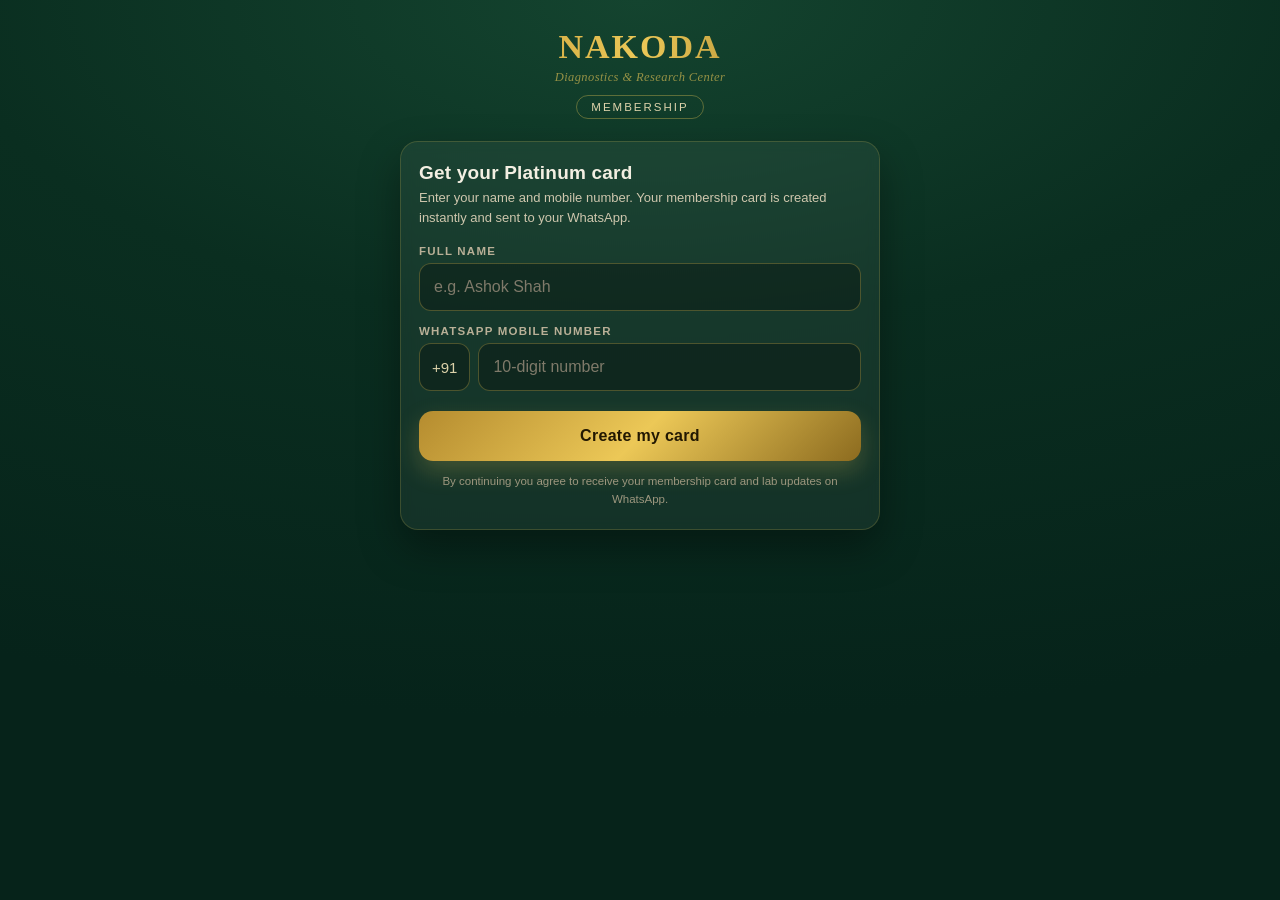
<file: card_1.html>
<!DOCTYPE html>
<html lang="en">
<head>
<meta charset="utf-8">
<meta name="viewport" content="width=device-width,initial-scale=1,viewport-fit=cover">
<meta name="robots" content="noindex">
<title>Nakoda Platinum Membership</title>
<link rel="icon" href="./icons/favicon.png">
<meta name="theme-color" content="#0A2E20">
<style>
  *{box-sizing:border-box;-webkit-tap-highlight-color:transparent}
  html,body{margin:0;padding:0}
  body{
    background:radial-gradient(120% 80% at 50% 0%,#14442F 0%,#0A2E20 45%,#06231A 100%) fixed;
    color:#F3EFE2;font-family:-apple-system,BlinkMacSystemFont,"Segoe UI",Roboto,Arial,sans-serif;
    min-height:100vh;padding:18px 14px 40px;
  }
  .wrap{max-width:480px;margin:0 auto}
  .brand{text-align:center;margin:10px 0 22px}
  .brand h1{font-family:Georgia,"Times New Roman",serif;font-size:34px;letter-spacing:2px;margin:0;
    background:linear-gradient(90deg,#B58C2F,#ECC857 50%,#8C6B1F);-webkit-background-clip:text;background-clip:text;color:transparent}
  .brand p{font-family:Georgia,serif;font-style:italic;font-size:12.5px;color:#ECC85799;margin:4px 0 0;letter-spacing:.4px}
  .brand .br{display:inline-block;margin-top:10px;font-size:11.5px;letter-spacing:2px;text-transform:uppercase;
    color:#DCD2AA;border:1px solid rgba(236,200,87,.35);border-radius:99px;padding:5px 14px}
  .panel{background:rgba(255,255,255,.05);border:1px solid rgba(236,200,87,.18);border-radius:18px;padding:20px 18px;
    backdrop-filter:blur(6px);box-shadow:0 18px 40px rgba(0,0,0,.35)}
  .panel h2{margin:0 0 4px;font-size:19px;font-weight:700;letter-spacing:.2px}
  .panel .sub{margin:0 0 18px;font-size:13px;color:#CFC7AE;line-height:1.5}
  label{display:block;font-size:11.5px;letter-spacing:1.2px;text-transform:uppercase;color:#B9B097;margin:14px 0 6px;font-weight:700}
  input{width:100%;padding:14px 14px;font-size:16px;border-radius:12px;border:1px solid rgba(236,200,87,.28);
    background:rgba(0,0,0,.28);color:#FFF8E7;outline:none;font-family:inherit}
  input:focus{border-color:#ECC857;box-shadow:0 0 0 3px rgba(236,200,87,.15)}
  input::placeholder{color:#7f7a6a}
  .row-phone{display:flex;gap:8px;align-items:stretch}
  .cc{display:flex;align-items:center;padding:0 12px;border-radius:12px;border:1px solid rgba(236,200,87,.28);
    background:rgba(0,0,0,.28);font-size:15px;color:#DCD2AA;flex:0 0 auto}
  .btn{display:block;width:100%;margin-top:20px;padding:16px;border:0;border-radius:14px;font-size:16px;font-weight:800;
    letter-spacing:.3px;cursor:pointer;font-family:inherit;
    background:linear-gradient(135deg,#B58C2F,#ECC857 50%,#8C6B1F);color:#221802;box-shadow:0 10px 24px rgba(236,200,87,.22)}
  .btn:active{transform:translateY(1px)}
  .btn[disabled]{opacity:.55;cursor:default;box-shadow:none}
  .btn.wa{background:linear-gradient(135deg,#25D366,#128C7E);color:#fff;box-shadow:0 10px 24px rgba(37,211,102,.22)}
  .btn.ghost{background:transparent;border:1px solid rgba(236,200,87,.4);color:#ECC857;box-shadow:none;font-weight:700}
  .note{font-size:11.5px;color:#9d977f;margin-top:12px;line-height:1.55;text-align:center}
  .err{background:rgba(192,57,43,.15);border:1px solid rgba(192,57,43,.5);color:#ffbdb5;border-radius:12px;
    padding:11px 13px;font-size:13px;margin-top:14px;display:none;line-height:1.5}
  /* The card frame appears the instant they tap, as a shimmer, so a few seconds of waiting
     looks like something happening rather than a frozen button. 63.04% = 638/1012, the card's
     own shape, kept as padding rather than aspect-ratio so older phones size it correctly too. */
  .cardskel{width:100%;height:0;padding-bottom:63.04%;border-radius:14px;border:1px solid rgba(236,200,87,.2);
    background:linear-gradient(100deg,rgba(255,255,255,.04) 32%,rgba(236,200,87,.15) 50%,rgba(255,255,255,.04) 68%);
    background-size:240% 100%;animation:shim 1.5s linear infinite}
  @keyframes shim{to{background-position:-240% 0}}
  .stepmsg{text-align:center;font-size:12.5px;color:#CFC7AE;margin-top:14px;min-height:18px}
  .cardbox{margin:4px 0 6px;border-radius:14px;overflow:hidden;box-shadow:0 20px 44px rgba(0,0,0,.5)}
  .cardbox img{display:block;width:100%;border-radius:14px}
  .benefits{margin:20px 0 0;padding:0;list-style:none}
  .benefits li{position:relative;padding:9px 0 9px 30px;font-size:13.5px;line-height:1.5;color:#EDE6D2;
    border-bottom:1px dashed rgba(236,200,87,.16)}
  .benefits li:last-child{border-bottom:0}
  .benefits li:before{content:"";position:absolute;left:4px;top:14px;width:14px;height:8px;
    border-left:2px solid #ECC857;border-bottom:2px solid #ECC857;transform:rotate(-45deg)}
  .ttl{font-size:12px;letter-spacing:1.6px;text-transform:uppercase;color:#ECC857;font-weight:800;margin:22px 0 2px}
  .meta{display:flex;justify-content:space-between;gap:10px;font-size:12.5px;color:#CFC7AE;margin-top:14px;
    border-top:1px solid rgba(236,200,87,.16);padding-top:14px}
  .meta b{display:block;color:#FFF8E7;font-size:13.5px;margin-top:3px;font-weight:700}
  .spin{display:inline-block;width:16px;height:16px;border:2px solid rgba(34,24,2,.3);border-top-color:#221802;
    border-radius:50%;animation:sp .7s linear infinite;vertical-align:-3px;margin-right:8px}
  .btn.wa .spin{border-color:rgba(255,255,255,.35);border-top-color:#fff}
  @keyframes sp{to{transform:rotate(360deg)}}
  .ok{background:rgba(26,127,55,.18);border:1px solid rgba(37,211,102,.45);color:#b7f5cd;border-radius:12px;
    padding:11px 13px;font-size:13px;margin-top:14px;line-height:1.5;display:none}
  /* The WhatsApp send now runs on its own behind the card, so it needs a quiet place to report
     rather than a button the customer has to find and press. */
  .sendstat{border-radius:12px;padding:11px 13px;font-size:13px;margin-top:14px;line-height:1.5;
    display:flex;align-items:center;gap:9px}
  .sendstat.busy{background:rgba(255,255,255,.06);border:1px solid rgba(236,200,87,.25);color:#DCD2AA}
  .sendstat.done{background:rgba(26,127,55,.18);border:1px solid rgba(37,211,102,.45);color:#b7f5cd}
  .sendstat.warn{background:rgba(192,57,43,.15);border:1px solid rgba(192,57,43,.5);color:#ffbdb5}
  .sendstat .dot{flex:0 0 15px;height:15px;border:2px solid rgba(236,200,87,.3);border-top-color:#ECC857;
    border-radius:50%;animation:sp .7s linear infinite}
  .hide{display:none!important}
  .center{text-align:center}
  .savehint{font-size:11.5px;color:#9d977f;text-align:center;margin-top:10px}
  select{width:100%;padding:14px;font-size:16px;border-radius:12px;border:1px solid rgba(236,200,87,.28);
    background:rgba(0,0,0,.28);color:#FFF8E7;font-family:inherit}
</style>
</head>
<body>
<div class="wrap">

  <div class="brand">
    <h1>NAKODA</h1>
    <p>Diagnostics &amp; Research Center</p>
    <div class="br" id="branchTag">Membership</div>
  </div>

  <!-- ── STEP 1 : form ───────────────────────────────────────────── -->
  <div class="panel" id="stepForm">
    <h2 id="formTitle">Get your Platinum card</h2>
    <p class="sub" id="formSub">Enter your name and mobile number. Your membership card is created instantly and sent to your WhatsApp.</p>

    <div id="branchPickWrap" class="hide">
      <label for="branchSel">Select branch</label>
      <select id="branchSel"></select>
    </div>

    <label for="nm">Full name</label>
    <input id="nm" type="text" autocomplete="name" autocapitalize="words" maxlength="40" placeholder="e.g. Ashok Shah">

    <label for="mo">WhatsApp mobile number</label>
    <div class="row-phone">
      <div class="cc">+91</div>
      <input id="mo" type="tel" inputmode="numeric" autocomplete="tel-national" maxlength="10" placeholder="10-digit number">
    </div>

    <button class="btn" id="go">Create my card</button>
    <div class="err" id="err"></div>
    <div class="note">By continuing you agree to receive your membership card and lab updates on WhatsApp.</div>
  </div>

  <!-- ── STEP 2 : card ───────────────────────────────────────────── -->
  <div class="panel hide" id="stepCard">
    <div class="center" style="margin-bottom:14px">
      <div style="font-size:12px;letter-spacing:2px;color:#ECC857;font-weight:800" id="welcomeTtl">YOUR CARD IS READY</div>
      <div style="font-size:13px;color:#CFC7AE;margin-top:4px" id="welcomeSub">Welcome to the Nakoda family</div>
    </div>

    <div class="cardskel hide" id="cardSkel"></div>
    <div class="cardbox hide" id="cardBox"><img id="cardImg" alt="Nakoda Platinum Membership Card"></div>
    <div class="stepmsg hide" id="stepMsg"></div>
    <div class="savehint hide" id="saveHint">Tip: you can also press and hold the card to save it.</div>

    <div class="meta hide" id="metaRow">
      <div>Member<b id="mName">—</b></div>
      <div style="text-align:right">Valid thru<b id="mExp">—</b></div>
    </div>

    <div class="ttl hide" id="ttlBen">Your benefits</div>
    <ul class="benefits" id="benList"></ul>

    <div class="sendstat hide" id="sendStat"></div>
    <button class="btn hide" id="save">Save my card</button>
    <button class="btn wa hide" id="wa">Send my card on WhatsApp</button>
    <button class="btn ghost hide" id="savenum">📇 Save lab number to contacts</button>
    <a class="btn ghost hide" id="askUp" style="text-decoration:none;text-align:center;padding:15px" target="_blank" rel="noopener"></a>
    <a class="btn ghost hide" id="waOpen" style="text-decoration:none;text-align:center;padding:15px" target="_blank" rel="noopener">Open WhatsApp</a>
    <div class="ok" id="ok"></div>
    <div class="err" id="err2"></div>
    <div class="note" id="callNote"></div>
  </div>

</div>

<script src="./config.js"></script>
<script>
(function(){
  'use strict';

  /* ============================================================
     Nakoda — public self-service membership card (QR landing page)
     Standalone: does not load app.js / api.js and never registers
     the service worker, so a customer's phone stays a plain page.
     ============================================================ */

  var API = (window.NAKODA_CONFIG && window.NAKODA_CONFIG.API_URL) || '';
  var qs  = new URLSearchParams(location.search);
  var BRANCH = (qs.get('b') || qs.get('branch') || '').trim();
  var TYPE   = (qs.get('t') || 'PLATINUM').trim().toUpperCase();
  var REFER  = (qs.get('r') || '').trim();

  /* CFG starts as an object, never null. If the config call fails the form must still work —
     showCard() writes into CFG, and a null here crashed the success path after a failed boot. */
  var CFG = {}, CARD = null, TYPEROW = null, IMG_PNG = '', IMG_JPG = '';
  /* What the printed code is FOR, kept separately: once an existing member scans, TYPEROW becomes
     their own card type and we still need to know the QR said Platinum. */
  var QR_TYPE = { id:TYPE, name:'Platinum' }, QR_BRANCH = BRANCH;
  var UPGRADED = null;   /* set when this scan closed an older card and issued a better one */

  var DEFAULT_BENEFITS = [
    'Get up to 50% discount on all in-house tests',
    'Get up to 20% discount on all outsourced tests',
    'Discount available on bills above ₹300',
    'Reports on priority',
    'Dedicated CRM officer',
    'Valid for all family members',
    '20% less on full body check-up packages'
  ];

  function $(id){ return document.getElementById(id); }
  function show(el){ el.classList.remove('hide'); }
  function hide(el){ el.classList.add('hide'); }
  function showErr(box, m){ box.textContent = m; box.style.display = 'block'; }
  function clrErr(box){ box.textContent = ''; box.style.display = 'none'; }

  /* ── network ────────────────────────────────────────────────────────────
     WHY THIS RETRIES. An Apps Script web app has to spin a container up for the
     first request that reaches it after an idle spell or a fresh deployment, and
     that first request can crawl or drop outright — which is exactly the "tap
     once, nothing; tap again, card" the counter saw. The customer must not be the
     retry mechanism, so the page does it silently.

     Retrying publicIssueCard is safe by design: the server hands back the card a
     mobile already holds instead of minting a second one, so N attempts can only
     ever produce one card. */
  function once(action, payload, timeoutMs){
    var body = JSON.stringify(Object.assign({action:action}, payload||{}));
    var ctrl = (typeof AbortController !== 'undefined') ? new AbortController() : null;
    var to = ctrl ? setTimeout(function(){ try{ ctrl.abort(); }catch(e){} }, timeoutMs||45000) : null;
    return fetch(API, {method:'POST', headers:{'Content-Type':'text/plain;charset=utf-8'},
                       body:body, redirect:'follow', signal:ctrl?ctrl.signal:undefined})
      .then(function(r){ return r.json(); })
      .then(function(j){ if(to) clearTimeout(to); return j; },
            function(e){ if(to) clearTimeout(to); throw e; });
  }
  function sleep(ms){ return new Promise(function(res){ setTimeout(res, ms); }); }

  function post(action, payload, timeoutMs, tries){
    tries = tries || 1;
    return attempt(1);
    function attempt(n){
      return once(action, payload, timeoutMs).catch(function(e){
        if(n >= tries) throw e;
        return sleep(700 * n).then(function(){ return attempt(n + 1); });
      });
    }
  }

  /* Wakes the script container while the customer is still typing, so the first
     call that actually matters lands on a warm one. Failure is ignored. */
  function warmUp(){ if(API) once('version', {}, 15000).catch(function(){}); }

  /* ── card renderer — identical to membership.js drawCard() ─────────── */
  var CARD_THEMES = {
    HUNTER_GREEN:     { bg:['#0A2E20','#14442F','#06231A'], foil:['#B58C2F','#ECC857','#8C6B1F'], labelMuted:'rgba(220,210,170,0.65)', valueColor:'#FAF5E6', guilloche:'rgba(236,200,87,0.06)' },
    MIDNIGHT_SAPPHIRE:{ bg:['#0E1B3D','#1F3066','#091226'], foil:['#A0AEC9','#EAEDF4','#8A95AC'], labelMuted:'rgba(195,210,240,0.65)', valueColor:'#FFFFFF', guilloche:'rgba(255,255,255,0.045)' },
    OXBLOOD:          { bg:['#2A0810','#4F1620','#1F0410'], foil:['#C2A35E','#EBD08A','#9C7E3E'], labelMuted:'rgba(240,210,180,0.60)', valueColor:'#FAF0E6', guilloche:'rgba(235,208,138,0.05)' },
    AUBERGINE:        { bg:['#1A0628','#330F4F','#0F031C'], foil:['#B58C2F','#ECC857','#8C6B1F'], labelMuted:'rgba(220,195,240,0.60)', valueColor:'#F5ECF8', guilloche:'rgba(236,200,87,0.05)' },
    ANTHRACITE:       { bg:['#1A1D26','#2C3140','#0E1018'], foil:['#A0AEC9','#EAEDF4','#8A95AC'], labelMuted:'rgba(200,210,225,0.55)', valueColor:'#F5F7FA', guilloche:'rgba(255,255,255,0.04)' },
    EMERALD_ROSE:     { bg:['#08322A','#10544A','#062821'], foil:['#B57778','#E8B8B0','#9C5E5E'], labelMuted:'rgba(232,184,176,0.60)', valueColor:'#FBEFEA', guilloche:'rgba(232,184,176,0.06)' },
    CHAMPAGNE_GOLD:   { bg:['#FFFBEC','#FBEFC3','#E8CB85'], foil:['#9A6B17','#E6BE3F','#7D5410'], labelMuted:'rgba(110,75,20,0.60)',   valueColor:'#3D2400', guilloche:'rgba(100,70,10,0.05)', light:true },
    ONYX:             { bg:['#0A0A0E','#1A1A20','#000000'], foil:['#A0AEC9','#EAEDF4','#8A95AC'], labelMuted:'rgba(200,210,225,0.45)', valueColor:'#FFFFFF', guilloche:'rgba(255,255,255,0.035)' },
    MAROON_CHAMPAGNE: { bg:['#3A0A10','#5F1820','#26050A'], foil:['#C2A35E','#EBD08A','#9C7E3E'], labelMuted:'rgba(232,210,160,0.60)', valueColor:'#FAF1E6', guilloche:'rgba(235,208,138,0.05)' },
    SLATE_TEAL:       { bg:['#0A2530','#143842','#061923'], foil:['#A0AEC9','#EAEDF4','#8A95AC'], labelMuted:'rgba(190,215,225,0.60)', valueColor:'#EDF6F8', guilloche:'rgba(255,255,255,0.04)' },
    COPPER_BRONZE:    { bg:['#5C2E0E','#8B4513','#3E1D08'], foil:['#C2A35E','#EBD08A','#9C7E3E'], labelMuted:'rgba(240,215,175,0.62)', valueColor:'#FDF3E7', guilloche:'rgba(235,208,138,0.055)' },
    SLATE_INDIGO:     { bg:['#1A1F6E','#2E3599','#0F1248'], foil:['#A0AEC9','#EAEDF4','#8A95AC'], labelMuted:'rgba(195,200,245,0.62)', valueColor:'#EEF0FF', guilloche:'rgba(255,255,255,0.042)' },
    FOREST_SAGE:      { bg:['#1E3D0A','#355C12','#12270A'], foil:['#B58C2F','#ECC857','#8C6B1F'], labelMuted:'rgba(210,230,185,0.62)', valueColor:'#F2FAE8', guilloche:'rgba(236,200,87,0.055)' },
    DUSTY_ROSE:       { bg:['#5C2D38','#8C4A58','#3D1A23'], foil:['#C2A35E','#EBD08A','#9C7E3E'], labelMuted:'rgba(240,205,215,0.60)', valueColor:'#FDF0F3', guilloche:'rgba(235,208,138,0.05)' },
    GRAPHITE_STEEL:   { bg:['#1C2530','#2E3D4F','#101820'], foil:['#A0AEC9','#EAEDF4','#8A95AC'], labelMuted:'rgba(195,210,228,0.58)', valueColor:'#EDF2F7', guilloche:'rgba(255,255,255,0.038)' }
  };
  function resolveTheme(type){
    var id = (type && type.themeId) ? String(type.themeId).toUpperCase() : null;
    if(id && CARD_THEMES[id]) return CARD_THEMES[id];
    var n = (type && type.name ? type.name : '').toUpperCase();
    if(n.indexOf('PLATINUM') >= 0) return CARD_THEMES.HUNTER_GREEN;
    if(n.indexOf('GOLD') >= 0) return CARD_THEMES.CHAMPAGNE_GOLD;
    return CARD_THEMES.HUNTER_GREEN;
  }
  function fmtExpiry(d){ if(!d) return ''; var x=new Date(d); if(isNaN(x)) return ''; return String(x.getMonth()+1).padStart(2,'0')+'/'+x.getFullYear(); }
  function fmtDate(d){ if(!d) return ''; var x=new Date(d); if(isNaN(x)) return String(d); return String(x.getDate()).padStart(2,'0')+'/'+String(x.getMonth()+1).padStart(2,'0')+'/'+x.getFullYear(); }
  function roundRect(c,x,y,w,h,r){ c.beginPath();c.moveTo(x+r,y);c.arcTo(x+w,y,x+w,y+h,r);c.arcTo(x+w,y+h,x,y+h,r);c.arcTo(x,y+h,x,y,r);c.arcTo(x,y,x+w,y,r);c.closePath(); }

  function drawCard(canvas, card, type){
    var ctx=canvas.getContext('2d'), W=canvas.width, H=canvas.height;
    var typeUpper=(type&&type.name?type.name:'').toUpperCase();
    var theme=resolveTheme(type), isLight=!!theme.light, isDark=!isLight;
    var bg=ctx.createLinearGradient(0,0,W,H); bg.addColorStop(0,theme.bg[0]); bg.addColorStop(0.55,theme.bg[1]); bg.addColorStop(1,theme.bg[2]);
    var labelMuted=theme.labelMuted, valueColor=theme.valueColor, foil=theme.foil;
    ctx.fillStyle=bg; ctx.fillRect(0,0,W,H);
    ctx.save(); ctx.strokeStyle=theme.guilloche; ctx.lineWidth=1;
    var cx=W*1.05, cy=H*0.45; for(var r=60;r<W*1.2;r+=16){ ctx.beginPath(); ctx.arc(cx,cy,r,Math.PI*0.55,Math.PI*1.45); ctx.stroke(); } ctx.restore();
    var logoX=W*0.06, logoY=H*0.08, wordSize=Math.round(H*0.14);
    ctx.font='700 '+wordSize+'px Georgia, "Times New Roman", serif'; ctx.textAlign='left'; ctx.textBaseline='top';
    var wWidth=ctx.measureText('NAKODA').width;
    var wf=ctx.createLinearGradient(logoX,logoY,logoX+wWidth,logoY+wordSize); wf.addColorStop(0,foil[0]); wf.addColorStop(0.5,foil[1]); wf.addColorStop(1,foil[2]);
    ctx.fillStyle=wf; ctx.fillText('NAKODA',logoX,logoY);
    var subSize=Math.round(H*0.038); ctx.font='500 italic '+subSize+'px Georgia, serif'; ctx.fillStyle=wf;
    ctx.fillText('Diagnostics & Research Center',logoX,logoY+wordSize+8);
    if(typeUpper){
      var tf=Math.round(H*0.052); ctx.font='500 '+tf+'px Georgia, serif'; ctx.textAlign='right'; ctx.textBaseline='top';
      var tX=W-W*0.06, tY=H*0.10, letters=typeUpper.split(''), sp=Math.round(tf*0.30), tw=0;
      letters.forEach(function(L){ tw+=ctx.measureText(L).width+sp; }); tw-=sp;
      var fg=ctx.createLinearGradient(tX-tw,tY,tX,tY+tf); fg.addColorStop(0,foil[0]); fg.addColorStop(0.5,foil[1]); fg.addColorStop(1,foil[2]);
      ctx.fillStyle=fg; var cur=tX;
      for(var i=letters.length-1;i>=0;i--){ var lw=ctx.measureText(letters[i]).width; ctx.textAlign='left'; ctx.fillText(letters[i],cur-lw,tY); cur-=(lw+sp); }
      ctx.fillStyle=fg; ctx.fillRect(tX-tw,tY+tf+6,tw,1);
    }
    var chipW=W*0.10, chipH=chipW*0.78, chipX=W*0.06, chipY=H*0.38;
    var cm=ctx.createLinearGradient(chipX,chipY,chipX+chipW,chipY+chipH); cm.addColorStop(0,foil[0]); cm.addColorStop(0.5,foil[1]); cm.addColorStop(1,foil[2]);
    ctx.fillStyle=cm; roundRect(ctx,chipX,chipY,chipW,chipH,8); ctx.fill();
    var pad=5, ig=ctx.createLinearGradient(chipX,chipY,chipX+chipW,chipY+chipH); ig.addColorStop(0,foil[0]); ig.addColorStop(1,foil[2]);
    ctx.fillStyle=ig; roundRect(ctx,chipX+pad,chipY+pad,chipW-pad*2,chipH-pad*2,5); ctx.fill();
    ctx.strokeStyle='rgba(0,0,0,0.30)'; ctx.lineWidth=1.2;
    for(var ri=1;ri<4;ri++){ var yy=chipY+pad+((chipH-pad*2)*ri/4); ctx.beginPath(); ctx.moveTo(chipX+pad,yy); ctx.lineTo(chipX+chipW-pad,yy); ctx.stroke(); }
    for(var ci=1;ci<3;ci++){ var xx=chipX+pad+((chipW-pad*2)*ci/3); ctx.beginPath(); ctx.moveTo(xx,chipY+pad); ctx.lineTo(xx,chipY+chipH-pad); ctx.stroke(); }
    var num=Math.round(H*0.085); ctx.font='600 '+num+'px "SF Mono","Consolas","Courier New",monospace'; ctx.textAlign='left'; ctx.textBaseline='top'; ctx.fillStyle=valueColor;
    ctx.fillText(String(card.cardNumber||''),W*0.06,H*0.59);
    ctx.fillStyle=labelMuted; ctx.font='600 '+Math.round(H*0.030)+'px Georgia, serif'; ctx.textAlign='left';
    ctx.fillText('MEMBER NAME',W*0.06,H*0.77);
    ctx.fillStyle=valueColor; ctx.font='700 '+Math.round(H*0.062)+'px Georgia, serif';
    ctx.fillText(String(card.holderName||'').toUpperCase(),W*0.06,H*0.82);
    ctx.fillStyle=labelMuted; ctx.font='600 '+Math.round(H*0.030)+'px Georgia, serif'; ctx.textAlign='right';
    ctx.fillText('VALID THRU',W*0.94,H*0.77);
    ctx.fillStyle=valueColor; ctx.font='700 '+Math.round(H*0.062)+'px Georgia, serif';
    ctx.fillText(fmtExpiry(card.expiryDate),W*0.94,H*0.82);
    ctx.strokeStyle=isDark?'rgba(255,255,255,0.08)':'rgba(0,0,0,0.06)'; ctx.lineWidth=1.5; roundRect(ctx,8,8,W-16,H-16,18); ctx.stroke();
  }

  /* Fonts must be ready before the card is drawn or the first paint uses a
     fallback face and the text sits at the wrong width. */
  function fontsReady(){
    if(document.fonts && document.fonts.ready) return document.fonts.ready.catch(function(){});
    return Promise.resolve();
  }

  /* ── boot: ask the server what this QR belongs to ──────────────────────
     Quietly. A failure here must NOT put a red box in front of a customer who
     has not done anything yet — the branch is already known from the URL, so the
     form works regardless, and this only fills in the branch name and the live
     benefits list. It keeps trying in the background. */
  function boot(attemptNo){
    attemptNo = attemptNo || 1;
    if(!API){ showErr($('err'),'This page is not configured yet (config.js missing API URL).'); return; }
    post('publicCardConfig', {branchId:BRANCH, typeId:TYPE}, 30000, 3).then(function(r){
      if(!r || !r.ok){ if(attemptNo < 3) setTimeout(function(){ boot(attemptNo+1); }, 4000); return; }
      CFG = r; TYPEROW = r.type || {name:'PLATINUM'};
      QR_TYPE = { id:String(TYPEROW.typeId||TYPE||''), name:String(TYPEROW.name||'Platinum') };
      QR_BRANCH = String(r.branchId || BRANCH || '');
      $('branchTag').textContent = (TYPEROW.name || 'PLATINUM') + ' · ' + (r.branchName || 'Membership');
      $('formTitle').textContent = 'Get your ' + titleCase(TYPEROW.name || 'Platinum') + ' card';
      if(!r.branchId && r.branches && r.branches.length){
        var sel = $('branchSel'); sel.innerHTML = '';
        r.branches.forEach(function(b){
          var o = document.createElement('option'); o.value = b.branchId; o.textContent = b.branchName; sel.appendChild(o);
        });
        show($('branchPickWrap'));
      } else {
        BRANCH = r.branchId;
      }
      renderBenefits();
    }).catch(function(){
      /* Silent. Try again shortly — by then the script container is usually awake. */
      if(attemptNo < 3) setTimeout(function(){ boot(attemptNo+1); }, 4000);
    });
  }
  function titleCase(s){ s=String(s||'').toLowerCase(); return s.charAt(0).toUpperCase()+s.slice(1); }
  /* "SOUTHBOPAL" reads badly on a customer's screen. */
  function titleCaseWords(s){
    return String(s||'').toLowerCase().replace(/(^|[\s\-_])([a-z])/g, function(m,a,b){ return a+b.toUpperCase(); }).trim();
  }

  /* An existing member on the wrong card is a sales conversation, not a dead end. One button, pre-written,
     straight to the branch — the CRM officer picks it up with the card number already in hand. */
  function setupUpgradeAsk(show_){
    var a = $('askUp');
    if(!show_){ hide(a); return; }
    var ph = labNumber();
    if(!ph){ hide(a); return; }
    var msg = 'Hello Nakoda, I have ' + String((TYPEROW && TYPEROW.name) || '') + ' card ' + (CARD ? CARD.cardNumber : '') +
              ' (' + (CARD ? CARD.holderName : '') + '). I would like to know about the ' + QR_TYPE.name + ' membership.';
    a.href = 'https://wa.me/91' + ph + '?text=' + encodeURIComponent(msg);
    a.textContent = 'Ask about ' + QR_TYPE.name + ' membership';
    show(a);
  }

  function benefitList(){
    var t = (TYPEROW && TYPEROW.benefitsText) ? String(TYPEROW.benefitsText) : '';
    /* Strip only a leading bullet or "1)" / "1." numbering — NOT any leading digit, or
       "20% less on packages" loses its 20 and reads "% less on packages". */
    var arr = t.split(/\r?\n/).map(function(x){ return x.replace(/^\s*(?:[-•*]+|\d{1,2}\s*[.)])\s*/,'').trim(); })
                .filter(function(x){ return x.length > 1; })
                /* Some card types have a heading line ("Benefits", "Benefits:", "Card benefits") at the
                   top of benefitsText. Every line was being ticked, so the list opened with a tick
                   next to the word "Benefits". */
                .filter(function(x){ return !/^(card\s+)?benefits?\s*[:\-–]?$/i.test(x); });
    return arr.length ? arr : DEFAULT_BENEFITS;
  }
  function renderBenefits(){
    var ul = $('benList'); ul.innerHTML = '';
    benefitList().forEach(function(b){ var li=document.createElement('li'); li.textContent=b; ul.appendChild(li); });
  }

  /* ── step 1 → issue ────────────────────────────────────────────────── */
  $('mo').addEventListener('input', function(){ this.value = this.value.replace(/\D/g,'').slice(0,10); });
  $('nm').addEventListener('input', function(){ this.value = this.value.replace(/[^A-Za-z઀-૿ऀ-ॿ .'-]/g,'').slice(0,40); });

  $('go').addEventListener('click', function(){
    clrErr($('err'));
    var name = $('nm').value.trim().replace(/\s+/g,' ');
    var mob  = $('mo').value.replace(/\D/g,'');
    var branchId = BRANCH || ($('branchSel') && $('branchSel').value) || '';
    if(name.length < 3){ showErr($('err'),'Please enter your full name.'); $('nm').focus(); return; }
    if(!/^[6-9]\d{9}$/.test(mob)){ showErr($('err'),'Please enter a valid 10-digit Indian mobile number.'); $('mo').focus(); return; }
    if(!branchId){ showErr($('err'),'Please select a branch.'); return; }

    var btn = $('go'); btn.disabled = true; btn.innerHTML = '<span class="spin"></span>Creating your card…';
    showPending();
    /* 4 attempts. The server returns the card this mobile already holds rather than
       making a second one, so repeating the request cannot produce a duplicate. */
    post('publicIssueCard', {data:{branchId:branchId, typeId:TYPE, holderName:name, mobile:mob, referByName:REFER}}, 60000, 4)
      .then(function(r){
        if(!r || !r.ok){
          undoPending();
          btn.disabled = false; btn.textContent = 'Create my card';
          showErr($('err'), (r && r.error) || 'Something went wrong. Please try again.');
          return;
        }
        CARD = r.card; TYPEROW = r.type || TYPEROW; UPGRADED = r.upgradedFrom || null;
        CFG.branchName  = r.branchName  || CFG.branchName;
        CFG.branchPhone = r.branchPhone || CFG.branchPhone;
        showCard(!!r.existing);
      })
      .catch(function(){
        undoPending();
        btn.disabled = false; btn.textContent = 'Create my card';
        showErr($('err'),'The line is slow right now. Tap once more — you will not get two cards.');
      });
  });

  /* ── the wait ───────────────────────────────────────────────────────────
     The old screen left "Creating your card…" on a dead button while the server worked, and a
     few seconds of nothing reads as broken — which is why people tapped twice. The card frame
     now appears immediately as a shimmer with the real step underneath. Nothing false is shown:
     the shimmer is an empty placeholder and the actual card is only drawn once the number is
     confirmed by the server. */
  var _stepTimer=null;
  var STEP_MSGS=['Reserving your membership number…','Writing your card…','Almost there…'];
  function showPending(){
    hide($('stepForm')); show($('stepCard'));
    $('welcomeTtl').textContent='CREATING YOUR CARD';
    $('welcomeSub').textContent='This takes a few seconds';
    show($('cardSkel')); hide($('cardBox')); hide($('saveHint'));
    hide($('metaRow')); hide($('ttlBen')); $('benList').innerHTML='';
    hide($('save')); hide($('wa')); hide($('savenum')); hide($('waOpen')); hide($('sendStat')); hide($('askUp'));
    $('ok').style.display='none'; clrErr($('err2')); $('callNote').textContent='';
    show($('stepMsg')); $('stepMsg').textContent=STEP_MSGS[0];
    var i=0;
    clearInterval(_stepTimer);
    _stepTimer=setInterval(function(){ i=Math.min(i+1,STEP_MSGS.length-1); $('stepMsg').textContent=STEP_MSGS[i]; }, 2600);
    window.scrollTo(0,0);
  }
  /* The request failed — put them back on the form with their details still typed in. */
  function undoPending(){
    clearInterval(_stepTimer);
    hide($('stepCard')); show($('stepForm'));
    hide($('cardSkel')); hide($('stepMsg'));
    $('welcomeTtl').textContent='YOUR CARD IS READY';
    $('welcomeSub').textContent='Welcome to the Nakoda family';
    window.scrollTo(0,0);
  }

  /* ── step 2 → paint, save, send ────────────────────────────────────── */
  function showCard(existing){
    clearInterval(_stepTimer);
    hide($('stepForm')); show($('stepCard'));
    hide($('cardSkel')); hide($('stepMsg'));
    show($('cardBox')); show($('saveHint')); show($('metaRow')); show($('ttlBen')); show($('save'));
    window.scrollTo(0,0);
    /* v328. The badge under the logo was written once, from the QR, and never touched again — so an
       existing Gold member saw her Gold card sitting under the words "PLATINUM · SOUTHBOPAL". It now
       always describes the card on the screen. */
    var shownType = String((TYPEROW && TYPEROW.name) || 'Membership');
    var shownBranch = titleCaseWords(CFG.branchName || '');
    $('branchTag').textContent = shownType.toUpperCase() + (shownBranch ? (' · ' + shownBranch) : '');

    var differentType = !!(existing && QR_TYPE.id && TYPEROW && TYPEROW.typeId &&
                           String(TYPEROW.typeId).toUpperCase() !== String(QR_TYPE.id).toUpperCase());
    if(existing){
      $('welcomeTtl').textContent = 'YOU ALREADY HAVE A ' + shownType.toUpperCase() + ' CARD';
      $('welcomeSub').textContent = differentType
        ? ('This is the active card on your number. To move to ' + QR_TYPE.name + ', please ask at our branch.')
        : 'This is the active card on your number';
    } else if(UPGRADED){
      /* Their old card was closed to make this one. Say so plainly — a member who is told nothing
         and later finds their old card cancelled has every reason to be angry about it. The wording
         has to match what actually happened: a Gold becoming a Platinum is an upgrade, a Platinum
         moving from one branch to another is not. */
      if(UPGRADED.reason === 'branch'){
        $('welcomeTtl').textContent = 'YOUR NEW ' + shownType.toUpperCase() + ' CARD';
        $('welcomeSub').textContent = 'Issued at ' + (shownBranch || 'this branch') + '. Your earlier card ' +
          UPGRADED.cardNumber + (UPGRADED.branchName ? (' from ' + titleCaseWords(UPGRADED.branchName)) : '') + ' has been closed.';
      } else {
        $('welcomeTtl').textContent = 'UPGRADED TO ' + shownType.toUpperCase();
        $('welcomeSub').textContent = 'Your ' + UPGRADED.typeName + ' card ' + UPGRADED.cardNumber + ' has been closed and replaced by this one.';
      }
    } else {
      $('welcomeTtl').textContent = 'YOUR CARD IS READY';
      $('welcomeSub').textContent = 'Welcome to the Nakoda family';
    }
    /* Nothing to ask about once they are already on the card the QR offers. */
    setupUpgradeAsk(differentType && !UPGRADED);
    $('mName').textContent = String(CARD.holderName||'').toUpperCase();
    $('mExp').textContent  = fmtDate(CARD.expiryDate);
    renderBenefits();
    var ph = String(CFG.branchPhone||'').replace(/\D/g,'');
    $('callNote').textContent = 'Card no. ' + CARD.cardNumber + (ph ? ('  ·  Any help: ' + ph) : '');

    fontsReady().then(function(){
      var cv = document.createElement('canvas'); cv.width = 1012; cv.height = 638;
      drawCard(cv, CARD, TYPEROW);
      IMG_PNG = cv.toDataURL('image/png');
      IMG_JPG = cv.toDataURL('image/jpeg', 0.92);      /* smaller — what goes to WhatsApp */
      $('cardImg').src = IMG_PNG;
      if(labNumber()) show($('savenum'));
      autoSend();          /* v327: starts here and is never waited on */
    });
  }

  function dataUriToBlob(uri){
    var parts = uri.split(','), mime = parts[0].match(/:(.*?);/)[1], bin = atob(parts[1]);
    var arr = new Uint8Array(bin.length);
    for(var i=0;i<bin.length;i++) arr[i] = bin.charCodeAt(i);
    return new Blob([arr], {type:mime});
  }

  $('save').addEventListener('click', function(){
    if(!IMG_PNG) return;
    var fname = 'Nakoda-' + (TYPEROW.name||'Card') + '-' + CARD.cardNumber + '.png';
    var blob = dataUriToBlob(IMG_PNG);
    var done = function(){ revealWa(); };

    /* Phones: the share sheet is the only route that offers "Save to Photos".
       Desktop and anything without it: ordinary download. */
    if(navigator.canShare && window.File){
      var file = new File([blob], fname, {type:'image/png'});
      if(navigator.canShare({files:[file]})){
        navigator.share({files:[file], title:'Nakoda Membership Card'})
          .then(done).catch(function(){ download(blob, fname); done(); });
        return;
      }
    }
    download(blob, fname); done();
  });

  function download(blob, fname){
    var url = URL.createObjectURL(blob), a = document.createElement('a');
    a.href = url; a.download = fname; document.body.appendChild(a); a.click();
    setTimeout(function(){ URL.revokeObjectURL(url); a.remove(); }, 4000);
  }

  function revealWa(){
    $('save').textContent = 'Save again';
    if(labNumber()) show($('savenum'));
  }

  /* ── the WhatsApp send, off the customer's clock ────────────────────────
     Sending a card is two calls out to whatsbizapi carrying a ~70 KB photo, and then Meta's
     delivery on top. That is four to eight seconds nobody can tune away — so the customer is no
     longer asked to sit through it. The moment the card is drawn this fires on its own and
     reports into a quiet line underneath, while they read their benefits. The old button only
     comes back if the send actually fails, as a retry. */
  var _autoSent = false;
  function setStat(kind, msg){
    var el = $('sendStat');
    el.className = 'sendstat ' + kind;
    el.innerHTML = (kind === 'busy' ? '<span class="dot"></span>' : '') + '<span></span>';
    el.lastChild.textContent = msg;
  }
  function autoSend(){
    if(_autoSent || !CARD || !IMG_JPG) return;
    _autoSent = true;
    setStat('busy', 'Sending your card to WhatsApp on +91 ' + CARD.mobile + '…');
    post('publicSendCard', {cardNumber:CARD.cardNumber, mobile:CARD.mobile, qrBranchId:QR_BRANCH, imageBase64:IMG_JPG.split(',')[1]}, 90000, 2)
      .then(function(r){
        if(r && r.ok){
          setStat('done', 'Sent ✓  Open WhatsApp on +91 ' + CARD.mobile + ' — your card is there.');
        } else {
          setStat('warn', (r && r.error) || 'Could not send just now — your card is on this phone, tap below to try again.');
          show($('wa')); waFallback();
        }
      })
      .catch(function(){
        setStat('warn', 'Could not reach WhatsApp just now — your card is saved on this phone. Tap below to try again.');
        show($('wa')); waFallback();
      });
  }

  /* ── save the branch number to the phone's contacts ─────────────────────
     A vCard is the only thing every phone understands here. Android opens the contact card with
     the number filled in; iOS offers "Add to Contacts" through the share sheet; a desktop just
     downloads a small .vcf that adds the contact when opened.

     Why this is worth a button: your cards go out from the branch's WhatsApp number. Until that
     number is a saved contact it shows up as an unknown sender, which is exactly the message
     people ignore. Saved once, every later report and reminder arrives from "Nakoda Lab". */
  function labNumber(){ return String((CFG && CFG.branchPhone) || '').replace(/\D/g,'').slice(-10); }

  function buildVCard(){
    var ph = labNumber();
    /* Plain ASCII in the name — a stray em dash can render as mojibake in some phonebooks. */
    var name = 'Nakoda Lab' + (CFG.branchName ? (' - ' + String(CFG.branchName).replace(/[^\x20-\x7E]/g,'').trim()) : '');
    return [
      'BEGIN:VCARD',
      'VERSION:3.0',
      'N:Lab;Nakoda;;;',
      'FN:' + name,
      'ORG:Nakoda Diagnostics and Research Center',
      'TEL;TYPE=CELL,VOICE:+91' + ph,
      'NOTE:' + ((TYPEROW && TYPEROW.name) ? TYPEROW.name : 'Platinum') + ' membership ' + (CARD ? CARD.cardNumber : ''),
      'END:VCARD'
    ].join('\r\n') + '\r\n';
  }

  $('savenum').addEventListener('click', function(){
    clrErr($('err2'));
    var ph = labNumber();
    if(!ph){ showErr($('err2'), 'This branch has no contact number saved yet.'); return; }
    var blob = new Blob([buildVCard()], {type:'text/vcard;charset=utf-8'});
    var fname = 'Nakoda-Lab.vcf';
    var btn = $('savenum');
    var done = function(){ btn.textContent = '📇 Saved — check your contacts'; };

    if(navigator.canShare && window.File){
      var file = new File([blob], fname, {type:'text/vcard'});
      if(navigator.canShare({files:[file]})){
        navigator.share({files:[file], title:'Nakoda Lab'})
          .then(done).catch(function(){ download(blob, fname); done(); });
        return;
      }
    }
    download(blob, fname); done();
  });

  /* Only ever shown after an automatic send failed. */
  $('wa').addEventListener('click', function(){
    clrErr($('err2'));
    var btn = $('wa'); btn.disabled = true; btn.innerHTML = '<span class="spin"></span>Sending to your WhatsApp…';
    setStat('busy', 'Trying again…');
    post('publicSendCard', {cardNumber:CARD.cardNumber, mobile:CARD.mobile, qrBranchId:QR_BRANCH, imageBase64:IMG_JPG.split(',')[1]}, 90000, 2)
      .then(function(r){
        btn.disabled = false; btn.textContent = 'Send again on WhatsApp';
        if(r && r.ok){
          setStat('done', 'Sent ✓  Open WhatsApp on +91 ' + CARD.mobile + ' — your card is there.');
          hide($('wa')); hide($('waOpen'));
        } else {
          setStat('warn', (r && r.error) || 'Could not send right now.');
          waFallback();
        }
      })
      .catch(function(){
        btn.disabled = false; btn.textContent = 'Send again on WhatsApp';
        setStat('warn', 'Could not reach WhatsApp right now — your card is saved on this phone.');
        waFallback();
      });
  });

  function waFallback(){
    var ph = String(CFG.branchPhone||'').replace(/\D/g,'');
    var msg = 'Hi Nakoda, my membership card ' + CARD.cardNumber + ' (' + CARD.holderName + ') did not arrive on WhatsApp. Please send it.';
    var a = $('waOpen');
    a.href = 'https://wa.me/' + (ph ? ('91'+ph) : '') + '?text=' + encodeURIComponent(msg);
    show(a);
  }

  warmUp();   /* wake the script container while the customer is still typing */
  boot();
})();
</script>
</body>
</html>
</file>
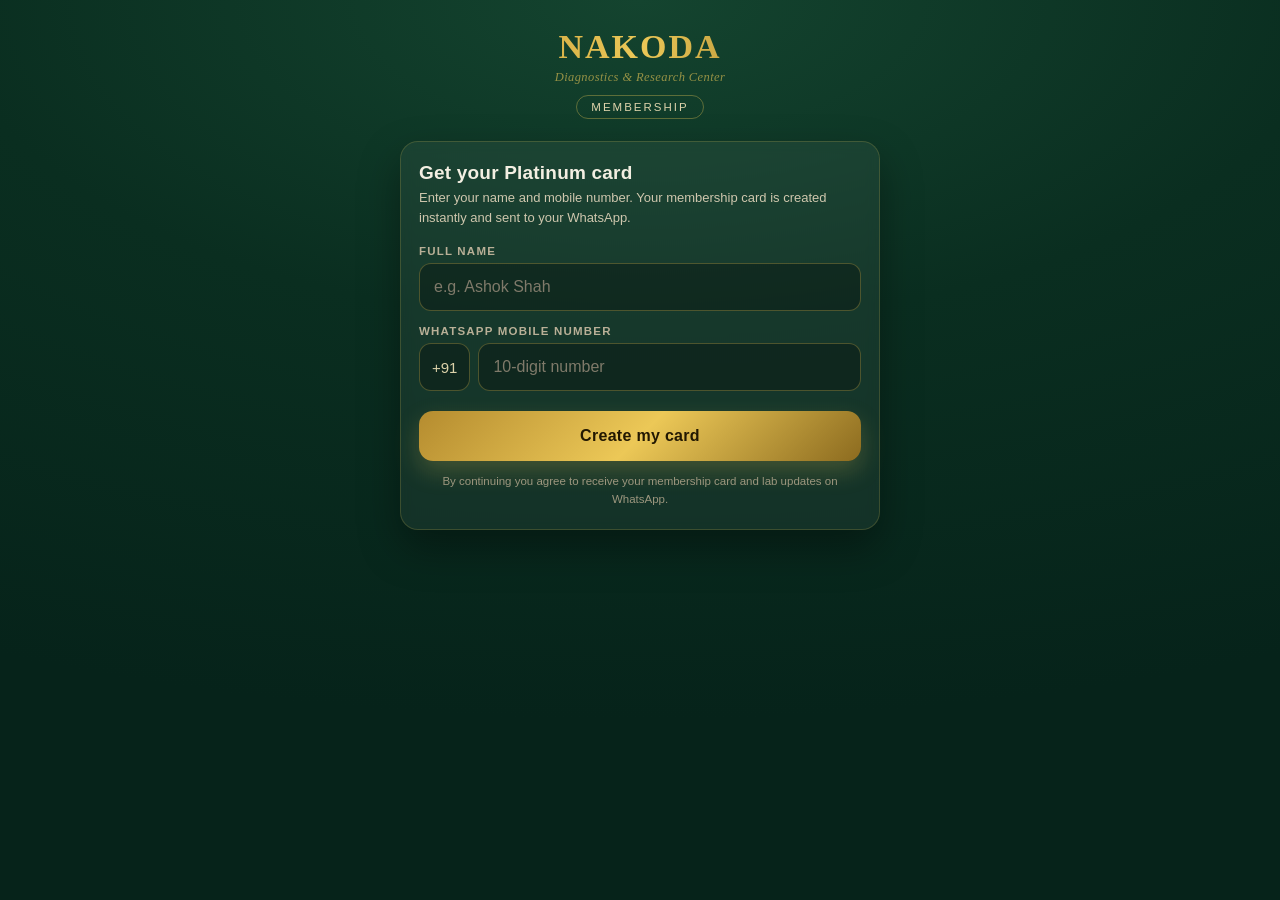
<file: card_3.html>
<!DOCTYPE html>
<html lang="en">
<head>
<meta charset="utf-8">
<meta name="viewport" content="width=device-width,initial-scale=1,viewport-fit=cover">
<meta name="robots" content="noindex">
<title>Nakoda Platinum Membership</title>
<link rel="icon" href="./icons/favicon.png">
<meta name="theme-color" content="#0A2E20">
<style>
  *{box-sizing:border-box;-webkit-tap-highlight-color:transparent}
  html,body{margin:0;padding:0}
  body{
    background:radial-gradient(120% 80% at 50% 0%,#14442F 0%,#0A2E20 45%,#06231A 100%) fixed;
    color:#F3EFE2;font-family:-apple-system,BlinkMacSystemFont,"Segoe UI",Roboto,Arial,sans-serif;
    min-height:100vh;padding:18px 14px 40px;
  }
  .wrap{max-width:480px;margin:0 auto}
  .brand{text-align:center;margin:10px 0 22px}
  .brand h1{font-family:Georgia,"Times New Roman",serif;font-size:34px;letter-spacing:2px;margin:0;
    background:linear-gradient(90deg,#B58C2F,#ECC857 50%,#8C6B1F);-webkit-background-clip:text;background-clip:text;color:transparent}
  .brand p{font-family:Georgia,serif;font-style:italic;font-size:12.5px;color:#ECC85799;margin:4px 0 0;letter-spacing:.4px}
  .brand .br{display:inline-block;margin-top:10px;font-size:11.5px;letter-spacing:2px;text-transform:uppercase;
    color:#DCD2AA;border:1px solid rgba(236,200,87,.35);border-radius:99px;padding:5px 14px}
  .panel{background:rgba(255,255,255,.05);border:1px solid rgba(236,200,87,.18);border-radius:18px;padding:20px 18px;
    backdrop-filter:blur(6px);box-shadow:0 18px 40px rgba(0,0,0,.35)}
  .panel h2{margin:0 0 4px;font-size:19px;font-weight:700;letter-spacing:.2px}
  .panel .sub{margin:0 0 18px;font-size:13px;color:#CFC7AE;line-height:1.5}
  label{display:block;font-size:11.5px;letter-spacing:1.2px;text-transform:uppercase;color:#B9B097;margin:14px 0 6px;font-weight:700}
  input{width:100%;padding:14px 14px;font-size:16px;border-radius:12px;border:1px solid rgba(236,200,87,.28);
    background:rgba(0,0,0,.28);color:#FFF8E7;outline:none;font-family:inherit}
  input:focus{border-color:#ECC857;box-shadow:0 0 0 3px rgba(236,200,87,.15)}
  input::placeholder{color:#7f7a6a}
  .row-phone{display:flex;gap:8px;align-items:stretch}
  .cc{display:flex;align-items:center;padding:0 12px;border-radius:12px;border:1px solid rgba(236,200,87,.28);
    background:rgba(0,0,0,.28);font-size:15px;color:#DCD2AA;flex:0 0 auto}
  .btn{display:block;width:100%;margin-top:20px;padding:16px;border:0;border-radius:14px;font-size:16px;font-weight:800;
    letter-spacing:.3px;cursor:pointer;font-family:inherit;
    background:linear-gradient(135deg,#B58C2F,#ECC857 50%,#8C6B1F);color:#221802;box-shadow:0 10px 24px rgba(236,200,87,.22)}
  .btn:active{transform:translateY(1px)}
  .btn[disabled]{opacity:.55;cursor:default;box-shadow:none}
  .btn.wa{background:linear-gradient(135deg,#25D366,#128C7E);color:#fff;box-shadow:0 10px 24px rgba(37,211,102,.22)}
  .btn.ghost{background:transparent;border:1px solid rgba(236,200,87,.4);color:#ECC857;box-shadow:none;font-weight:700}
  .note{font-size:11.5px;color:#9d977f;margin-top:12px;line-height:1.55;text-align:center}
  .err{background:rgba(192,57,43,.15);border:1px solid rgba(192,57,43,.5);color:#ffbdb5;border-radius:12px;
    padding:11px 13px;font-size:13px;margin-top:14px;display:none;line-height:1.5}
  /* The card frame appears the instant they tap, as a shimmer, so a few seconds of waiting
     looks like something happening rather than a frozen button. 63.04% = 638/1012, the card's
     own shape, kept as padding rather than aspect-ratio so older phones size it correctly too. */
  .cardskel{width:100%;height:0;padding-bottom:63.04%;border-radius:14px;border:1px solid rgba(236,200,87,.2);
    background:linear-gradient(100deg,rgba(255,255,255,.04) 32%,rgba(236,200,87,.15) 50%,rgba(255,255,255,.04) 68%);
    background-size:240% 100%;animation:shim 1.5s linear infinite}
  @keyframes shim{to{background-position:-240% 0}}
  .stepmsg{text-align:center;font-size:12.5px;color:#CFC7AE;margin-top:14px;min-height:18px}
  .cardbox{margin:4px 0 6px;border-radius:14px;overflow:hidden;box-shadow:0 20px 44px rgba(0,0,0,.5)}
  .cardbox img{display:block;width:100%;border-radius:14px}
  .benefits{margin:20px 0 0;padding:0;list-style:none}
  .benefits li{position:relative;padding:9px 0 9px 30px;font-size:13.5px;line-height:1.5;color:#EDE6D2;
    border-bottom:1px dashed rgba(236,200,87,.16)}
  .benefits li:last-child{border-bottom:0}
  .benefits li:before{content:"";position:absolute;left:4px;top:14px;width:14px;height:8px;
    border-left:2px solid #ECC857;border-bottom:2px solid #ECC857;transform:rotate(-45deg)}
  .ttl{font-size:12px;letter-spacing:1.6px;text-transform:uppercase;color:#ECC857;font-weight:800;margin:22px 0 2px}
  .meta{display:flex;justify-content:space-between;gap:10px;font-size:12.5px;color:#CFC7AE;margin-top:14px;
    border-top:1px solid rgba(236,200,87,.16);padding-top:14px}
  .meta b{display:block;color:#FFF8E7;font-size:13.5px;margin-top:3px;font-weight:700}
  .spin{display:inline-block;width:16px;height:16px;border:2px solid rgba(34,24,2,.3);border-top-color:#221802;
    border-radius:50%;animation:sp .7s linear infinite;vertical-align:-3px;margin-right:8px}
  .btn.wa .spin{border-color:rgba(255,255,255,.35);border-top-color:#fff}
  @keyframes sp{to{transform:rotate(360deg)}}
  .ok{background:rgba(26,127,55,.18);border:1px solid rgba(37,211,102,.45);color:#b7f5cd;border-radius:12px;
    padding:11px 13px;font-size:13px;margin-top:14px;line-height:1.5;display:none}
  /* The WhatsApp send now runs on its own behind the card, so it needs a quiet place to report
     rather than a button the customer has to find and press. */
  .sendstat{border-radius:12px;padding:11px 13px;font-size:13px;margin-top:14px;line-height:1.5;
    display:flex;align-items:center;gap:9px}
  .sendstat.busy{background:rgba(255,255,255,.06);border:1px solid rgba(236,200,87,.25);color:#DCD2AA}
  .sendstat.done{background:rgba(26,127,55,.18);border:1px solid rgba(37,211,102,.45);color:#b7f5cd}
  .sendstat.warn{background:rgba(192,57,43,.15);border:1px solid rgba(192,57,43,.5);color:#ffbdb5}
  .sendstat .dot{flex:0 0 15px;height:15px;border:2px solid rgba(236,200,87,.3);border-top-color:#ECC857;
    border-radius:50%;animation:sp .7s linear infinite}
  .hide{display:none!important}
  .center{text-align:center}
  .savehint{font-size:11.5px;color:#9d977f;text-align:center;margin-top:10px}
  select{width:100%;padding:14px;font-size:16px;border-radius:12px;border:1px solid rgba(236,200,87,.28);
    background:rgba(0,0,0,.28);color:#FFF8E7;font-family:inherit}
</style>
</head>
<body>
<div class="wrap">

  <div class="brand">
    <h1>NAKODA</h1>
    <p>Diagnostics &amp; Research Center</p>
    <div class="br" id="branchTag">Membership</div>
  </div>

  <!-- ── STEP 1 : form ───────────────────────────────────────────── -->
  <div class="panel" id="stepForm">
    <h2 id="formTitle">Get your Platinum card</h2>
    <p class="sub" id="formSub">Enter your name and mobile number. Your membership card is created instantly and sent to your WhatsApp.</p>

    <div id="branchPickWrap" class="hide">
      <label for="branchSel">Select branch</label>
      <select id="branchSel"></select>
    </div>

    <label for="nm">Full name</label>
    <input id="nm" type="text" autocomplete="name" autocapitalize="words" maxlength="40" placeholder="e.g. Ashok Shah">

    <label for="mo">WhatsApp mobile number</label>
    <div class="row-phone">
      <div class="cc">+91</div>
      <input id="mo" type="tel" inputmode="numeric" autocomplete="tel-national" maxlength="10" placeholder="10-digit number">
    </div>

    <button class="btn" id="go">Create my card</button>
    <div class="err" id="err"></div>
    <div class="note">By continuing you agree to receive your membership card and lab updates on WhatsApp.</div>
  </div>

  <!-- ── STEP 2 : card ───────────────────────────────────────────── -->
  <div class="panel hide" id="stepCard">
    <div class="center" style="margin-bottom:14px">
      <div style="font-size:12px;letter-spacing:2px;color:#ECC857;font-weight:800" id="welcomeTtl">YOUR CARD IS READY</div>
      <div style="font-size:13px;color:#CFC7AE;margin-top:4px" id="welcomeSub">Welcome to the Nakoda family</div>
    </div>

    <div class="cardskel hide" id="cardSkel"></div>
    <div class="cardbox hide" id="cardBox"><img id="cardImg" alt="Nakoda Platinum Membership Card"></div>
    <div class="stepmsg hide" id="stepMsg"></div>
    <div class="savehint hide" id="saveHint">Tip: you can also press and hold the card to save it.</div>

    <div class="meta hide" id="metaRow">
      <div>Member<b id="mName">—</b></div>
      <div style="text-align:right">Valid thru<b id="mExp">—</b></div>
    </div>

    <div class="ttl hide" id="ttlBen">Your benefits</div>
    <ul class="benefits" id="benList"></ul>

    <div class="sendstat hide" id="sendStat"></div>
    <button class="btn hide" id="save">Save my card</button>
    <button class="btn wa hide" id="wa">Send my card on WhatsApp</button>
    <button class="btn ghost hide" id="savenum">📇 Save lab number to contacts</button>
    <a class="btn ghost hide" id="askUp" style="text-decoration:none;text-align:center;padding:15px" target="_blank" rel="noopener"></a>
    <a class="btn ghost hide" id="waOpen" style="text-decoration:none;text-align:center;padding:15px" target="_blank" rel="noopener">Open WhatsApp</a>
    <div class="ok" id="ok"></div>
    <div class="err" id="err2"></div>
    <div class="note" id="callNote"></div>
  </div>

</div>

<script src="./config.js"></script>
<script>
(function(){
  'use strict';

  /* ============================================================
     Nakoda — public self-service membership card (QR landing page)
     Standalone: does not load app.js / api.js and never registers
     the service worker, so a customer's phone stays a plain page.
     ============================================================ */

  var API = (window.NAKODA_CONFIG && window.NAKODA_CONFIG.API_URL) || '';
  var qs  = new URLSearchParams(location.search);
  var BRANCH = (qs.get('b') || qs.get('branch') || '').trim();
  var TYPE   = (qs.get('t') || 'PLATINUM').trim().toUpperCase();
  var REFER  = (qs.get('r') || '').trim();

  /* CFG starts as an object, never null. If the config call fails the form must still work —
     showCard() writes into CFG, and a null here crashed the success path after a failed boot. */
  var CFG = {}, CARD = null, TYPEROW = null, IMG_PNG = '', IMG_JPG = '';
  /* What the printed code is FOR, kept separately: once an existing member scans, TYPEROW becomes
     their own card type and we still need to know the QR said Platinum. */
  var QR_TYPE = { id:TYPE, name:'Platinum' }, QR_BRANCH = BRANCH;
  var UPGRADED = null;   /* set when this scan closed an older card and issued a better one */

  var DEFAULT_BENEFITS = [
    'Get up to 50% discount on all in-house tests',
    'Get up to 20% discount on all outsourced tests',
    'Discount available on bills above ₹300',
    'Reports on priority',
    'Dedicated CRM officer',
    'Valid for all family members',
    '20% less on full body check-up packages'
  ];

  function $(id){ return document.getElementById(id); }
  function show(el){ el.classList.remove('hide'); }
  function hide(el){ el.classList.add('hide'); }
  function showErr(box, m){ box.textContent = m; box.style.display = 'block'; }
  function clrErr(box){ box.textContent = ''; box.style.display = 'none'; }

  /* ── network ────────────────────────────────────────────────────────────
     WHY THIS RETRIES. An Apps Script web app has to spin a container up for the
     first request that reaches it after an idle spell or a fresh deployment, and
     that first request can crawl or drop outright — which is exactly the "tap
     once, nothing; tap again, card" the counter saw. The customer must not be the
     retry mechanism, so the page does it silently.

     Retrying publicIssueCard is safe by design: the server hands back the card a
     mobile already holds instead of minting a second one, so N attempts can only
     ever produce one card. */
  function once(action, payload, timeoutMs){
    var body = JSON.stringify(Object.assign({action:action}, payload||{}));
    var ctrl = (typeof AbortController !== 'undefined') ? new AbortController() : null;
    var to = ctrl ? setTimeout(function(){ try{ ctrl.abort(); }catch(e){} }, timeoutMs||45000) : null;
    return fetch(API, {method:'POST', headers:{'Content-Type':'text/plain;charset=utf-8'},
                       body:body, redirect:'follow', signal:ctrl?ctrl.signal:undefined})
      .then(function(r){ return r.json(); })
      .then(function(j){ if(to) clearTimeout(to); return j; },
            function(e){ if(to) clearTimeout(to); throw e; });
  }
  function sleep(ms){ return new Promise(function(res){ setTimeout(res, ms); }); }

  function post(action, payload, timeoutMs, tries){
    tries = tries || 1;
    return attempt(1);
    function attempt(n){
      return once(action, payload, timeoutMs).catch(function(e){
        if(n >= tries) throw e;
        return sleep(700 * n).then(function(){ return attempt(n + 1); });
      });
    }
  }

  /* Wakes the script container while the customer is still typing, so the first
     call that actually matters lands on a warm one. Failure is ignored. */
  function warmUp(){ if(API) once('version', {}, 15000).catch(function(){}); }

  /* ── card renderer — identical to membership.js drawCard() ─────────── */
  var CARD_THEMES = {
    HUNTER_GREEN:     { bg:['#0A2E20','#14442F','#06231A'], foil:['#B58C2F','#ECC857','#8C6B1F'], labelMuted:'rgba(220,210,170,0.65)', valueColor:'#FAF5E6', guilloche:'rgba(236,200,87,0.06)' },
    MIDNIGHT_SAPPHIRE:{ bg:['#0E1B3D','#1F3066','#091226'], foil:['#A0AEC9','#EAEDF4','#8A95AC'], labelMuted:'rgba(195,210,240,0.65)', valueColor:'#FFFFFF', guilloche:'rgba(255,255,255,0.045)' },
    OXBLOOD:          { bg:['#2A0810','#4F1620','#1F0410'], foil:['#C2A35E','#EBD08A','#9C7E3E'], labelMuted:'rgba(240,210,180,0.60)', valueColor:'#FAF0E6', guilloche:'rgba(235,208,138,0.05)' },
    AUBERGINE:        { bg:['#1A0628','#330F4F','#0F031C'], foil:['#B58C2F','#ECC857','#8C6B1F'], labelMuted:'rgba(220,195,240,0.60)', valueColor:'#F5ECF8', guilloche:'rgba(236,200,87,0.05)' },
    ANTHRACITE:       { bg:['#1A1D26','#2C3140','#0E1018'], foil:['#A0AEC9','#EAEDF4','#8A95AC'], labelMuted:'rgba(200,210,225,0.55)', valueColor:'#F5F7FA', guilloche:'rgba(255,255,255,0.04)' },
    EMERALD_ROSE:     { bg:['#08322A','#10544A','#062821'], foil:['#B57778','#E8B8B0','#9C5E5E'], labelMuted:'rgba(232,184,176,0.60)', valueColor:'#FBEFEA', guilloche:'rgba(232,184,176,0.06)' },
    CHAMPAGNE_GOLD:   { bg:['#FFFBEC','#FBEFC3','#E8CB85'], foil:['#9A6B17','#E6BE3F','#7D5410'], labelMuted:'rgba(110,75,20,0.60)',   valueColor:'#3D2400', guilloche:'rgba(100,70,10,0.05)', light:true },
    ONYX:             { bg:['#0A0A0E','#1A1A20','#000000'], foil:['#A0AEC9','#EAEDF4','#8A95AC'], labelMuted:'rgba(200,210,225,0.45)', valueColor:'#FFFFFF', guilloche:'rgba(255,255,255,0.035)' },
    MAROON_CHAMPAGNE: { bg:['#3A0A10','#5F1820','#26050A'], foil:['#C2A35E','#EBD08A','#9C7E3E'], labelMuted:'rgba(232,210,160,0.60)', valueColor:'#FAF1E6', guilloche:'rgba(235,208,138,0.05)' },
    SLATE_TEAL:       { bg:['#0A2530','#143842','#061923'], foil:['#A0AEC9','#EAEDF4','#8A95AC'], labelMuted:'rgba(190,215,225,0.60)', valueColor:'#EDF6F8', guilloche:'rgba(255,255,255,0.04)' },
    COPPER_BRONZE:    { bg:['#5C2E0E','#8B4513','#3E1D08'], foil:['#C2A35E','#EBD08A','#9C7E3E'], labelMuted:'rgba(240,215,175,0.62)', valueColor:'#FDF3E7', guilloche:'rgba(235,208,138,0.055)' },
    SLATE_INDIGO:     { bg:['#1A1F6E','#2E3599','#0F1248'], foil:['#A0AEC9','#EAEDF4','#8A95AC'], labelMuted:'rgba(195,200,245,0.62)', valueColor:'#EEF0FF', guilloche:'rgba(255,255,255,0.042)' },
    FOREST_SAGE:      { bg:['#1E3D0A','#355C12','#12270A'], foil:['#B58C2F','#ECC857','#8C6B1F'], labelMuted:'rgba(210,230,185,0.62)', valueColor:'#F2FAE8', guilloche:'rgba(236,200,87,0.055)' },
    DUSTY_ROSE:       { bg:['#5C2D38','#8C4A58','#3D1A23'], foil:['#C2A35E','#EBD08A','#9C7E3E'], labelMuted:'rgba(240,205,215,0.60)', valueColor:'#FDF0F3', guilloche:'rgba(235,208,138,0.05)' },
    GRAPHITE_STEEL:   { bg:['#1C2530','#2E3D4F','#101820'], foil:['#A0AEC9','#EAEDF4','#8A95AC'], labelMuted:'rgba(195,210,228,0.58)', valueColor:'#EDF2F7', guilloche:'rgba(255,255,255,0.038)' }
  };
  function resolveTheme(type){
    var id = (type && type.themeId) ? String(type.themeId).toUpperCase() : null;
    if(id && CARD_THEMES[id]) return CARD_THEMES[id];
    var n = (type && type.name ? type.name : '').toUpperCase();
    if(n.indexOf('PLATINUM') >= 0) return CARD_THEMES.HUNTER_GREEN;
    if(n.indexOf('GOLD') >= 0) return CARD_THEMES.CHAMPAGNE_GOLD;
    return CARD_THEMES.HUNTER_GREEN;
  }
  function fmtExpiry(d){ if(!d) return ''; var x=new Date(d); if(isNaN(x)) return ''; return String(x.getMonth()+1).padStart(2,'0')+'/'+x.getFullYear(); }
  function fmtDate(d){ if(!d) return ''; var x=new Date(d); if(isNaN(x)) return String(d); return String(x.getDate()).padStart(2,'0')+'/'+String(x.getMonth()+1).padStart(2,'0')+'/'+x.getFullYear(); }
  function roundRect(c,x,y,w,h,r){ c.beginPath();c.moveTo(x+r,y);c.arcTo(x+w,y,x+w,y+h,r);c.arcTo(x+w,y+h,x,y+h,r);c.arcTo(x,y+h,x,y,r);c.arcTo(x,y,x+w,y,r);c.closePath(); }

  function drawCard(canvas, card, type){
    var ctx=canvas.getContext('2d'), W=canvas.width, H=canvas.height;
    var typeUpper=(type&&type.name?type.name:'').toUpperCase();
    var theme=resolveTheme(type), isLight=!!theme.light, isDark=!isLight;
    var bg=ctx.createLinearGradient(0,0,W,H); bg.addColorStop(0,theme.bg[0]); bg.addColorStop(0.55,theme.bg[1]); bg.addColorStop(1,theme.bg[2]);
    var labelMuted=theme.labelMuted, valueColor=theme.valueColor, foil=theme.foil;
    ctx.fillStyle=bg; ctx.fillRect(0,0,W,H);
    ctx.save(); ctx.strokeStyle=theme.guilloche; ctx.lineWidth=1;
    var cx=W*1.05, cy=H*0.45; for(var r=60;r<W*1.2;r+=16){ ctx.beginPath(); ctx.arc(cx,cy,r,Math.PI*0.55,Math.PI*1.45); ctx.stroke(); } ctx.restore();
    var logoX=W*0.06, logoY=H*0.08, wordSize=Math.round(H*0.14);
    ctx.font='700 '+wordSize+'px Georgia, "Times New Roman", serif'; ctx.textAlign='left'; ctx.textBaseline='top';
    var wWidth=ctx.measureText('NAKODA').width;
    var wf=ctx.createLinearGradient(logoX,logoY,logoX+wWidth,logoY+wordSize); wf.addColorStop(0,foil[0]); wf.addColorStop(0.5,foil[1]); wf.addColorStop(1,foil[2]);
    ctx.fillStyle=wf; ctx.fillText('NAKODA',logoX,logoY);
    var subSize=Math.round(H*0.038); ctx.font='500 italic '+subSize+'px Georgia, serif'; ctx.fillStyle=wf;
    ctx.fillText('Diagnostics & Research Center',logoX,logoY+wordSize+8);
    if(typeUpper){
      var tf=Math.round(H*0.052); ctx.font='500 '+tf+'px Georgia, serif'; ctx.textAlign='right'; ctx.textBaseline='top';
      var tX=W-W*0.06, tY=H*0.10, letters=typeUpper.split(''), sp=Math.round(tf*0.30), tw=0;
      letters.forEach(function(L){ tw+=ctx.measureText(L).width+sp; }); tw-=sp;
      var fg=ctx.createLinearGradient(tX-tw,tY,tX,tY+tf); fg.addColorStop(0,foil[0]); fg.addColorStop(0.5,foil[1]); fg.addColorStop(1,foil[2]);
      ctx.fillStyle=fg; var cur=tX;
      for(var i=letters.length-1;i>=0;i--){ var lw=ctx.measureText(letters[i]).width; ctx.textAlign='left'; ctx.fillText(letters[i],cur-lw,tY); cur-=(lw+sp); }
      ctx.fillStyle=fg; ctx.fillRect(tX-tw,tY+tf+6,tw,1);
    }
    var chipW=W*0.10, chipH=chipW*0.78, chipX=W*0.06, chipY=H*0.38;
    var cm=ctx.createLinearGradient(chipX,chipY,chipX+chipW,chipY+chipH); cm.addColorStop(0,foil[0]); cm.addColorStop(0.5,foil[1]); cm.addColorStop(1,foil[2]);
    ctx.fillStyle=cm; roundRect(ctx,chipX,chipY,chipW,chipH,8); ctx.fill();
    var pad=5, ig=ctx.createLinearGradient(chipX,chipY,chipX+chipW,chipY+chipH); ig.addColorStop(0,foil[0]); ig.addColorStop(1,foil[2]);
    ctx.fillStyle=ig; roundRect(ctx,chipX+pad,chipY+pad,chipW-pad*2,chipH-pad*2,5); ctx.fill();
    ctx.strokeStyle='rgba(0,0,0,0.30)'; ctx.lineWidth=1.2;
    for(var ri=1;ri<4;ri++){ var yy=chipY+pad+((chipH-pad*2)*ri/4); ctx.beginPath(); ctx.moveTo(chipX+pad,yy); ctx.lineTo(chipX+chipW-pad,yy); ctx.stroke(); }
    for(var ci=1;ci<3;ci++){ var xx=chipX+pad+((chipW-pad*2)*ci/3); ctx.beginPath(); ctx.moveTo(xx,chipY+pad); ctx.lineTo(xx,chipY+chipH-pad); ctx.stroke(); }
    var num=Math.round(H*0.085); ctx.font='600 '+num+'px "SF Mono","Consolas","Courier New",monospace'; ctx.textAlign='left'; ctx.textBaseline='top'; ctx.fillStyle=valueColor;
    ctx.fillText(String(card.cardNumber||''),W*0.06,H*0.59);
    ctx.fillStyle=labelMuted; ctx.font='600 '+Math.round(H*0.030)+'px Georgia, serif'; ctx.textAlign='left';
    ctx.fillText('MEMBER NAME',W*0.06,H*0.77);
    ctx.fillStyle=valueColor; ctx.font='700 '+Math.round(H*0.062)+'px Georgia, serif';
    ctx.fillText(String(card.holderName||'').toUpperCase(),W*0.06,H*0.82);
    ctx.fillStyle=labelMuted; ctx.font='600 '+Math.round(H*0.030)+'px Georgia, serif'; ctx.textAlign='right';
    ctx.fillText('VALID THRU',W*0.94,H*0.77);
    ctx.fillStyle=valueColor; ctx.font='700 '+Math.round(H*0.062)+'px Georgia, serif';
    ctx.fillText(fmtExpiry(card.expiryDate),W*0.94,H*0.82);
    ctx.strokeStyle=isDark?'rgba(255,255,255,0.08)':'rgba(0,0,0,0.06)'; ctx.lineWidth=1.5; roundRect(ctx,8,8,W-16,H-16,18); ctx.stroke();
  }

  /* v333 — the "back" panel: the benefits list with real percentages, on its own themed panel
     below the card. This is what actually goes to WhatsApp now, so the percentages travel as
     PIXELS inside the image, never as template text — the template body stays exactly what
     Meta approved as Utility, whatever the benefits list says. */
  function wrapLines(ctx, text, maxWidth){
    var words=String(text).split(' '), lines=[], cur='';
    for(var i=0;i<words.length;i++){
      var test=cur?(cur+' '+words[i]):words[i];
      if(ctx.measureText(test).width>maxWidth && cur){ lines.push(cur); cur=words[i]; }
      else cur=test;
    }
    if(cur) lines.push(cur);
    return lines.length?lines:[''];
  }
  function benefitsBackHeight(W, benefits){
    var probe=document.createElement('canvas').getContext('2d');
    var bodySize=Math.round(W*0.0205);
    probe.font='400 '+bodySize+'px Georgia, serif';
    var maxTextW=W*0.80, lineH=Math.round(bodySize*1.28), rowGap=Math.round(W*0.014);
    var titleBlock=Math.round(W*0.034)+8+Math.round(W*0.016)+34;
    var listH=0;
    benefits.forEach(function(b){ listH += wrapLines(probe,b,maxTextW).length*lineH + rowGap; });
    return titleBlock + listH + 56; /* + footer */
  }
  function drawBenefitsBack(canvas, card, benefits, branchPhone, theme){
    var ctx=canvas.getContext('2d'), W=canvas.width, H=canvas.height, isDark=!theme.light;
    var bg=ctx.createLinearGradient(0,0,W,H); bg.addColorStop(0,theme.bg[0]); bg.addColorStop(0.55,theme.bg[1]); bg.addColorStop(1,theme.bg[2]);
    ctx.fillStyle=bg; ctx.fillRect(0,0,W,H);
    ctx.save(); ctx.strokeStyle=theme.guilloche; ctx.lineWidth=1;
    var cx=W*1.05, cy=H*0.45; for(var r=60;r<W*1.2;r+=16){ ctx.beginPath(); ctx.arc(cx,cy,r,Math.PI*0.55,Math.PI*1.45); ctx.stroke(); } ctx.restore();

    var foil=theme.foil, labelMuted=theme.labelMuted, valueColor=theme.valueColor;
    var titleSize=Math.round(W*0.034);
    ctx.textAlign='center'; ctx.textBaseline='top';
    ctx.font='700 '+titleSize+'px Georgia, serif';
    var title='PLATINUM BENEFITS', tw=ctx.measureText(title).width;
    var tg=ctx.createLinearGradient(W/2-tw/2,26,W/2+tw/2,26+titleSize); tg.addColorStop(0,foil[0]); tg.addColorStop(0.5,foil[1]); tg.addColorStop(1,foil[2]);
    ctx.fillStyle=tg; ctx.fillText(title,W/2,26);
    var subSize=Math.round(W*0.016);
    ctx.font='500 italic '+subSize+'px Georgia, serif'; ctx.fillStyle=labelMuted;
    ctx.fillText('Nakoda Diagnostics & Research Center',W/2,26+titleSize+8);

    var bodySize=Math.round(W*0.0205), lineH=Math.round(bodySize*1.28), rowGap=Math.round(W*0.014);
    var maxTextW=W*0.80, y=26+titleSize+8+subSize+34;
    ctx.font='400 '+bodySize+'px Georgia, serif';
    ctx.textAlign='left'; ctx.textBaseline='alphabetic';
    benefits.forEach(function(b, i){
      var lines=wrapLines(ctx,b,maxTextW), rowTop=y;
      ctx.strokeStyle=foil[1]; ctx.lineWidth=Math.max(2.5,Math.round(W*0.0032));
      ctx.lineCap='round'; ctx.lineJoin='round';
      var chkY=rowTop+bodySize*0.55;
      ctx.beginPath();
      ctx.moveTo(W*0.075,chkY);
      ctx.lineTo(W*0.092,chkY+bodySize*0.30);
      ctx.lineTo(W*0.128,chkY-bodySize*0.34);
      ctx.stroke();
      ctx.fillStyle=valueColor;
      lines.forEach(function(ln,li){ ctx.fillText(ln,W*0.145,rowTop+bodySize+li*lineH); });
      var used=lines.length*lineH;
      y += used + rowGap;
      if(i<benefits.length-1){
        ctx.strokeStyle='rgba(255,255,255,0.08)'; ctx.lineWidth=1;
        ctx.beginPath(); ctx.moveTo(W*0.075,y-rowGap*0.55); ctx.lineTo(W*0.925,y-rowGap*0.55); ctx.stroke();
      }
    });

    ctx.strokeStyle='rgba(255,255,255,0.15)'; ctx.lineWidth=1;
    ctx.beginPath(); ctx.moveTo(W*0.075,H-46); ctx.lineTo(W*0.925,H-46); ctx.stroke();
    ctx.font='600 '+Math.round(W*0.0145)+'px Georgia, serif'; ctx.fillStyle=labelMuted;
    ctx.textAlign='left'; ctx.fillText('Card no. '+String(card.cardNumber||''),W*0.075,H-24);
    ctx.textAlign='right'; ctx.fillText(branchPhone?('Nakoda Lab '+branchPhone):'',W*0.925,H-24);
    ctx.strokeStyle=isDark?'rgba(255,255,255,0.08)':'rgba(0,0,0,0.06)'; ctx.lineWidth=1.5; roundRect(ctx,8,8,W-16,H-16,18); ctx.stroke();
  }

  /* Fonts must be ready before the card is drawn or the first paint uses a
     fallback face and the text sits at the wrong width. */
  function fontsReady(){
    if(document.fonts && document.fonts.ready) return document.fonts.ready.catch(function(){});
    return Promise.resolve();
  }

  /* ── boot: ask the server what this QR belongs to ──────────────────────
     Quietly. A failure here must NOT put a red box in front of a customer who
     has not done anything yet — the branch is already known from the URL, so the
     form works regardless, and this only fills in the branch name and the live
     benefits list. It keeps trying in the background. */
  function boot(attemptNo){
    attemptNo = attemptNo || 1;
    if(!API){ showErr($('err'),'This page is not configured yet (config.js missing API URL).'); return; }
    post('publicCardConfig', {branchId:BRANCH, typeId:TYPE}, 30000, 3).then(function(r){
      if(!r || !r.ok){ if(attemptNo < 3) setTimeout(function(){ boot(attemptNo+1); }, 4000); return; }
      CFG = r; TYPEROW = r.type || {name:'PLATINUM'};
      QR_TYPE = { id:String(TYPEROW.typeId||TYPE||''), name:String(TYPEROW.name||'Platinum') };
      QR_BRANCH = String(r.branchId || BRANCH || '');
      $('branchTag').textContent = (TYPEROW.name || 'PLATINUM') + ' · ' + (r.branchName || 'Membership');
      $('formTitle').textContent = 'Get your ' + titleCase(TYPEROW.name || 'Platinum') + ' card';
      if(!r.branchId && r.branches && r.branches.length){
        var sel = $('branchSel'); sel.innerHTML = '';
        r.branches.forEach(function(b){
          var o = document.createElement('option'); o.value = b.branchId; o.textContent = b.branchName; sel.appendChild(o);
        });
        show($('branchPickWrap'));
      } else {
        BRANCH = r.branchId;
      }
      renderBenefits();
    }).catch(function(){
      /* Silent. Try again shortly — by then the script container is usually awake. */
      if(attemptNo < 3) setTimeout(function(){ boot(attemptNo+1); }, 4000);
    });
  }
  function titleCase(s){ s=String(s||'').toLowerCase(); return s.charAt(0).toUpperCase()+s.slice(1); }
  /* "SOUTHBOPAL" reads badly on a customer's screen. */
  function titleCaseWords(s){
    return String(s||'').toLowerCase().replace(/(^|[\s\-_])([a-z])/g, function(m,a,b){ return a+b.toUpperCase(); }).trim();
  }

  /* An existing member on the wrong card is a sales conversation, not a dead end. One button, pre-written,
     straight to the branch — the CRM officer picks it up with the card number already in hand. */
  function setupUpgradeAsk(show_){
    var a = $('askUp');
    if(!show_){ hide(a); return; }
    var ph = labNumber();
    if(!ph){ hide(a); return; }
    var msg = 'Hello Nakoda, I have ' + String((TYPEROW && TYPEROW.name) || '') + ' card ' + (CARD ? CARD.cardNumber : '') +
              ' (' + (CARD ? CARD.holderName : '') + '). I would like to know about the ' + QR_TYPE.name + ' membership.';
    a.href = 'https://wa.me/91' + ph + '?text=' + encodeURIComponent(msg);
    a.textContent = 'Ask about ' + QR_TYPE.name + ' membership';
    show(a);
  }

  function benefitList(){
    var t = (TYPEROW && TYPEROW.benefitsText) ? String(TYPEROW.benefitsText) : '';
    /* Strip only a leading bullet or "1)" / "1." numbering — NOT any leading digit, or
       "20% less on packages" loses its 20 and reads "% less on packages". */
    var arr = t.split(/\r?\n/).map(function(x){ return x.replace(/^\s*(?:[-•*]+|\d{1,2}\s*[.)])\s*/,'').trim(); })
                .filter(function(x){ return x.length > 1; })
                /* Some card types have a heading line ("Benefits", "Benefits:", "Card benefits") at the
                   top of benefitsText. Every line was being ticked, so the list opened with a tick
                   next to the word "Benefits". */
                .filter(function(x){ return !/^(card\s+)?benefits?\s*[:\-–]?$/i.test(x); });
    return arr.length ? arr : DEFAULT_BENEFITS;
  }
  function renderBenefits(){
    var ul = $('benList'); ul.innerHTML = '';
    benefitList().forEach(function(b){ var li=document.createElement('li'); li.textContent=b; ul.appendChild(li); });
  }

  /* ── step 1 → issue ────────────────────────────────────────────────── */
  $('mo').addEventListener('input', function(){ this.value = this.value.replace(/\D/g,'').slice(0,10); });
  $('nm').addEventListener('input', function(){ this.value = this.value.replace(/[^A-Za-z઀-૿ऀ-ॿ .'-]/g,'').slice(0,40); });

  $('go').addEventListener('click', function(){
    clrErr($('err'));
    var name = $('nm').value.trim().replace(/\s+/g,' ');
    var mob  = $('mo').value.replace(/\D/g,'');
    var branchId = BRANCH || ($('branchSel') && $('branchSel').value) || '';
    if(name.length < 3){ showErr($('err'),'Please enter your full name.'); $('nm').focus(); return; }
    if(!/^[6-9]\d{9}$/.test(mob)){ showErr($('err'),'Please enter a valid 10-digit Indian mobile number.'); $('mo').focus(); return; }
    if(!branchId){ showErr($('err'),'Please select a branch.'); return; }

    var btn = $('go'); btn.disabled = true; btn.innerHTML = '<span class="spin"></span>Creating your card…';
    showPending();
    /* 4 attempts. The server returns the card this mobile already holds rather than
       making a second one, so repeating the request cannot produce a duplicate. */
    post('publicIssueCard', {data:{branchId:branchId, typeId:TYPE, holderName:name, mobile:mob, referByName:REFER}}, 60000, 4)
      .then(function(r){
        if(!r || !r.ok){
          undoPending();
          btn.disabled = false; btn.textContent = 'Create my card';
          showErr($('err'), (r && r.error) || 'Something went wrong. Please try again.');
          return;
        }
        CARD = r.card; TYPEROW = r.type || TYPEROW; UPGRADED = r.upgradedFrom || null;
        CFG.branchName  = r.branchName  || CFG.branchName;
        CFG.branchPhone = r.branchPhone || CFG.branchPhone;
        showCard(!!r.existing);
      })
      .catch(function(){
        undoPending();
        btn.disabled = false; btn.textContent = 'Create my card';
        showErr($('err'),'The line is slow right now. Tap once more — you will not get two cards.');
      });
  });

  /* ── the wait ───────────────────────────────────────────────────────────
     The old screen left "Creating your card…" on a dead button while the server worked, and a
     few seconds of nothing reads as broken — which is why people tapped twice. The card frame
     now appears immediately as a shimmer with the real step underneath. Nothing false is shown:
     the shimmer is an empty placeholder and the actual card is only drawn once the number is
     confirmed by the server. */
  var _stepTimer=null;
  var STEP_MSGS=['Reserving your membership number…','Writing your card…','Almost there…'];
  function showPending(){
    hide($('stepForm')); show($('stepCard'));
    $('welcomeTtl').textContent='CREATING YOUR CARD';
    $('welcomeSub').textContent='This takes a few seconds';
    show($('cardSkel')); hide($('cardBox')); hide($('saveHint'));
    hide($('metaRow')); hide($('ttlBen')); $('benList').innerHTML='';
    hide($('save')); hide($('wa')); hide($('savenum')); hide($('waOpen')); hide($('sendStat')); hide($('askUp'));
    $('ok').style.display='none'; clrErr($('err2')); $('callNote').textContent='';
    show($('stepMsg')); $('stepMsg').textContent=STEP_MSGS[0];
    var i=0;
    clearInterval(_stepTimer);
    _stepTimer=setInterval(function(){ i=Math.min(i+1,STEP_MSGS.length-1); $('stepMsg').textContent=STEP_MSGS[i]; }, 2600);
    window.scrollTo(0,0);
  }
  /* The request failed — put them back on the form with their details still typed in. */
  function undoPending(){
    clearInterval(_stepTimer);
    hide($('stepCard')); show($('stepForm'));
    hide($('cardSkel')); hide($('stepMsg'));
    $('welcomeTtl').textContent='YOUR CARD IS READY';
    $('welcomeSub').textContent='Welcome to the Nakoda family';
    window.scrollTo(0,0);
  }

  /* ── step 2 → paint, save, send ────────────────────────────────────── */
  function showCard(existing){
    clearInterval(_stepTimer);
    hide($('stepForm')); show($('stepCard'));
    hide($('cardSkel')); hide($('stepMsg'));
    show($('cardBox')); show($('saveHint')); show($('metaRow')); show($('ttlBen')); show($('save'));
    window.scrollTo(0,0);
    /* v328. The badge under the logo was written once, from the QR, and never touched again — so an
       existing Gold member saw her Gold card sitting under the words "PLATINUM · SOUTHBOPAL". It now
       always describes the card on the screen. */
    var shownType = String((TYPEROW && TYPEROW.name) || 'Membership');
    var shownBranch = titleCaseWords(CFG.branchName || '');
    $('branchTag').textContent = shownType.toUpperCase() + (shownBranch ? (' · ' + shownBranch) : '');

    var differentType = !!(existing && QR_TYPE.id && TYPEROW && TYPEROW.typeId &&
                           String(TYPEROW.typeId).toUpperCase() !== String(QR_TYPE.id).toUpperCase());
    if(existing){
      $('welcomeTtl').textContent = 'YOU ALREADY HAVE A ' + shownType.toUpperCase() + ' CARD';
      $('welcomeSub').textContent = differentType
        ? ('This is the active card on your number. To move to ' + QR_TYPE.name + ', please ask at our branch.')
        : 'This is the active card on your number';
    } else if(UPGRADED){
      /* Their old card was closed to make this one. Say so plainly — a member who is told nothing
         and later finds their old card cancelled has every reason to be angry about it. The wording
         has to match what actually happened: a Gold becoming a Platinum is an upgrade, a Platinum
         moving from one branch to another is not. */
      if(UPGRADED.reason === 'branch'){
        $('welcomeTtl').textContent = 'YOUR NEW ' + shownType.toUpperCase() + ' CARD';
        $('welcomeSub').textContent = 'Issued at ' + (shownBranch || 'this branch') + '. Your earlier card ' +
          UPGRADED.cardNumber + (UPGRADED.branchName ? (' from ' + titleCaseWords(UPGRADED.branchName)) : '') + ' has been closed.';
      } else {
        $('welcomeTtl').textContent = 'UPGRADED TO ' + shownType.toUpperCase();
        $('welcomeSub').textContent = 'Your ' + UPGRADED.typeName + ' card ' + UPGRADED.cardNumber + ' has been closed and replaced by this one.';
      }
    } else {
      $('welcomeTtl').textContent = 'YOUR CARD IS READY';
      $('welcomeSub').textContent = 'Welcome to the Nakoda family';
    }
    /* Nothing to ask about once they are already on the card the QR offers. */
    setupUpgradeAsk(differentType && !UPGRADED);
    $('mName').textContent = String(CARD.holderName||'').toUpperCase();
    $('mExp').textContent  = fmtDate(CARD.expiryDate);
    renderBenefits();
    var ph = String(CFG.branchPhone||'').replace(/\D/g,'');
    $('callNote').textContent = 'Card no. ' + CARD.cardNumber + (ph ? ('  ·  Any help: ' + ph) : '');

    fontsReady().then(function(){
      var W=1012, frontH=638, gap=14;
      var benefits=benefitList();
      var theme=resolveTheme(TYPEROW);
      var backH=benefitsBackHeight(W, benefits);
      var branchPhone=String(CFG.branchPhone||'').replace(/\D/g,'');

      var cvFront=document.createElement('canvas'); cvFront.width=W; cvFront.height=frontH;
      drawCard(cvFront, CARD, TYPEROW);
      var cvBack=document.createElement('canvas'); cvBack.width=W; cvBack.height=backH;
      drawBenefitsBack(cvBack, CARD, benefits, branchPhone, theme);

      /* v333: front + benefits-back, stacked into ONE image — this is the file that gets
         saved to the phone and the file that goes to WhatsApp. The percentages are pixels
         here, not template text, so they never touch what Meta sees when it categorises
         the message. */
      var cv = document.createElement('canvas'); cv.width = W; cv.height = frontH + gap + backH;
      var cx = cv.getContext('2d');
      /* Fill the seam between the two panels with the theme's own tone instead of leaving it
         canvas-default black — a JPEG has no transparency, so an unfilled gap became a hard
         black bar once autoSend() switched the outgoing image from PNG to JPEG. */
      cx.fillStyle = theme.light ? '#F2ECD9' : theme.bg[2];
      cx.fillRect(0, 0, cv.width, cv.height);
      cx.drawImage(cvFront, 0, 0);
      cx.drawImage(cvBack, 0, frontH + gap);

      IMG_PNG = cv.toDataURL('image/png');
      IMG_JPG = cv.toDataURL('image/jpeg', 0.92);      /* smaller — what goes to WhatsApp */
      $('cardImg').src = IMG_PNG;
      if(labNumber()) show($('savenum'));
      autoSend();          /* v327: starts here and is never waited on */
    });
  }

  function dataUriToBlob(uri){
    var parts = uri.split(','), mime = parts[0].match(/:(.*?);/)[1], bin = atob(parts[1]);
    var arr = new Uint8Array(bin.length);
    for(var i=0;i<bin.length;i++) arr[i] = bin.charCodeAt(i);
    return new Blob([arr], {type:mime});
  }

  $('save').addEventListener('click', function(){
    if(!IMG_PNG) return;
    var fname = 'Nakoda-' + (TYPEROW.name||'Card') + '-' + CARD.cardNumber + '.png';
    var blob = dataUriToBlob(IMG_PNG);
    var done = function(){ revealWa(); };

    /* Phones: the share sheet is the only route that offers "Save to Photos".
       Desktop and anything without it: ordinary download. */
    if(navigator.canShare && window.File){
      var file = new File([blob], fname, {type:'image/png'});
      if(navigator.canShare({files:[file]})){
        navigator.share({files:[file], title:'Nakoda Membership Card'})
          .then(done).catch(function(){ download(blob, fname); done(); });
        return;
      }
    }
    download(blob, fname); done();
  });

  function download(blob, fname){
    var url = URL.createObjectURL(blob), a = document.createElement('a');
    a.href = url; a.download = fname; document.body.appendChild(a); a.click();
    setTimeout(function(){ URL.revokeObjectURL(url); a.remove(); }, 4000);
  }

  function revealWa(){
    $('save').textContent = 'Save again';
    if(labNumber()) show($('savenum'));
  }

  /* ── the WhatsApp send, off the customer's clock ────────────────────────
     Sending a card is two calls out to whatsbizapi carrying a ~70 KB photo, and then Meta's
     delivery on top. That is four to eight seconds nobody can tune away — so the customer is no
     longer asked to sit through it. The moment the card is drawn this fires on its own and
     reports into a quiet line underneath, while they read their benefits. The old button only
     comes back if the send actually fails, as a retry. */
  var _autoSent = false;
  function setStat(kind, msg){
    var el = $('sendStat');
    el.className = 'sendstat ' + kind;
    el.innerHTML = (kind === 'busy' ? '<span class="dot"></span>' : '') + '<span></span>';
    el.lastChild.textContent = msg;
  }
  function autoSend(){
    if(_autoSent || !CARD || !IMG_JPG) return;
    _autoSent = true;
    setStat('busy', 'Sending your card to WhatsApp on +91 ' + CARD.mobile + '…');
    post('publicSendCard', {cardNumber:CARD.cardNumber, mobile:CARD.mobile, qrBranchId:QR_BRANCH, imageBase64:IMG_JPG.split(',')[1]}, 90000, 2)
      .then(function(r){
        if(r && r.ok){
          setStat('done', 'Sent ✓  Open WhatsApp on +91 ' + CARD.mobile + ' — your card is there.');
        } else {
          setStat('warn', (r && r.error) || 'Could not send just now — your card is on this phone, tap below to try again.');
          show($('wa')); waFallback();
        }
      })
      .catch(function(){
        setStat('warn', 'Could not reach WhatsApp just now — your card is saved on this phone. Tap below to try again.');
        show($('wa')); waFallback();
      });
  }

  /* ── save the branch number to the phone's contacts ─────────────────────
     A vCard is the only thing every phone understands here. Android opens the contact card with
     the number filled in; iOS offers "Add to Contacts" through the share sheet; a desktop just
     downloads a small .vcf that adds the contact when opened.

     Why this is worth a button: your cards go out from the branch's WhatsApp number. Until that
     number is a saved contact it shows up as an unknown sender, which is exactly the message
     people ignore. Saved once, every later report and reminder arrives from "Nakoda Lab". */
  function labNumber(){ return String((CFG && CFG.branchPhone) || '').replace(/\D/g,'').slice(-10); }

  function buildVCard(){
    var ph = labNumber();
    /* Plain ASCII in the name — a stray em dash can render as mojibake in some phonebooks. */
    var name = 'Nakoda Lab' + (CFG.branchName ? (' - ' + String(CFG.branchName).replace(/[^\x20-\x7E]/g,'').trim()) : '');
    return [
      'BEGIN:VCARD',
      'VERSION:3.0',
      'N:Lab;Nakoda;;;',
      'FN:' + name,
      'ORG:Nakoda Diagnostics and Research Center',
      'TEL;TYPE=CELL,VOICE:+91' + ph,
      'NOTE:' + ((TYPEROW && TYPEROW.name) ? TYPEROW.name : 'Platinum') + ' membership ' + (CARD ? CARD.cardNumber : ''),
      'END:VCARD'
    ].join('\r\n') + '\r\n';
  }

  $('savenum').addEventListener('click', function(){
    clrErr($('err2'));
    var ph = labNumber();
    if(!ph){ showErr($('err2'), 'This branch has no contact number saved yet.'); return; }
    var blob = new Blob([buildVCard()], {type:'text/vcard;charset=utf-8'});
    var fname = 'Nakoda-Lab.vcf';
    var btn = $('savenum');
    var done = function(){ btn.textContent = '📇 Saved — check your contacts'; };

    if(navigator.canShare && window.File){
      var file = new File([blob], fname, {type:'text/vcard'});
      if(navigator.canShare({files:[file]})){
        navigator.share({files:[file], title:'Nakoda Lab'})
          .then(done).catch(function(){ download(blob, fname); done(); });
        return;
      }
    }
    download(blob, fname); done();
  });

  /* Only ever shown after an automatic send failed. */
  $('wa').addEventListener('click', function(){
    clrErr($('err2'));
    var btn = $('wa'); btn.disabled = true; btn.innerHTML = '<span class="spin"></span>Sending to your WhatsApp…';
    setStat('busy', 'Trying again…');
    post('publicSendCard', {cardNumber:CARD.cardNumber, mobile:CARD.mobile, qrBranchId:QR_BRANCH, imageBase64:IMG_JPG.split(',')[1]}, 90000, 2)
      .then(function(r){
        btn.disabled = false; btn.textContent = 'Send again on WhatsApp';
        if(r && r.ok){
          setStat('done', 'Sent ✓  Open WhatsApp on +91 ' + CARD.mobile + ' — your card is there.');
          hide($('wa')); hide($('waOpen'));
        } else {
          setStat('warn', (r && r.error) || 'Could not send right now.');
          waFallback();
        }
      })
      .catch(function(){
        btn.disabled = false; btn.textContent = 'Send again on WhatsApp';
        setStat('warn', 'Could not reach WhatsApp right now — your card is saved on this phone.');
        waFallback();
      });
  });

  function waFallback(){
    var ph = String(CFG.branchPhone||'').replace(/\D/g,'');
    var msg = 'Hi Nakoda, my membership card ' + CARD.cardNumber + ' (' + CARD.holderName + ') did not arrive on WhatsApp. Please send it.';
    var a = $('waOpen');
    a.href = 'https://wa.me/' + (ph ? ('91'+ph) : '') + '?text=' + encodeURIComponent(msg);
    show(a);
  }

  warmUp();   /* wake the script container while the customer is still typing */
  boot();
})();
</script>
</body>
</html>
</file>
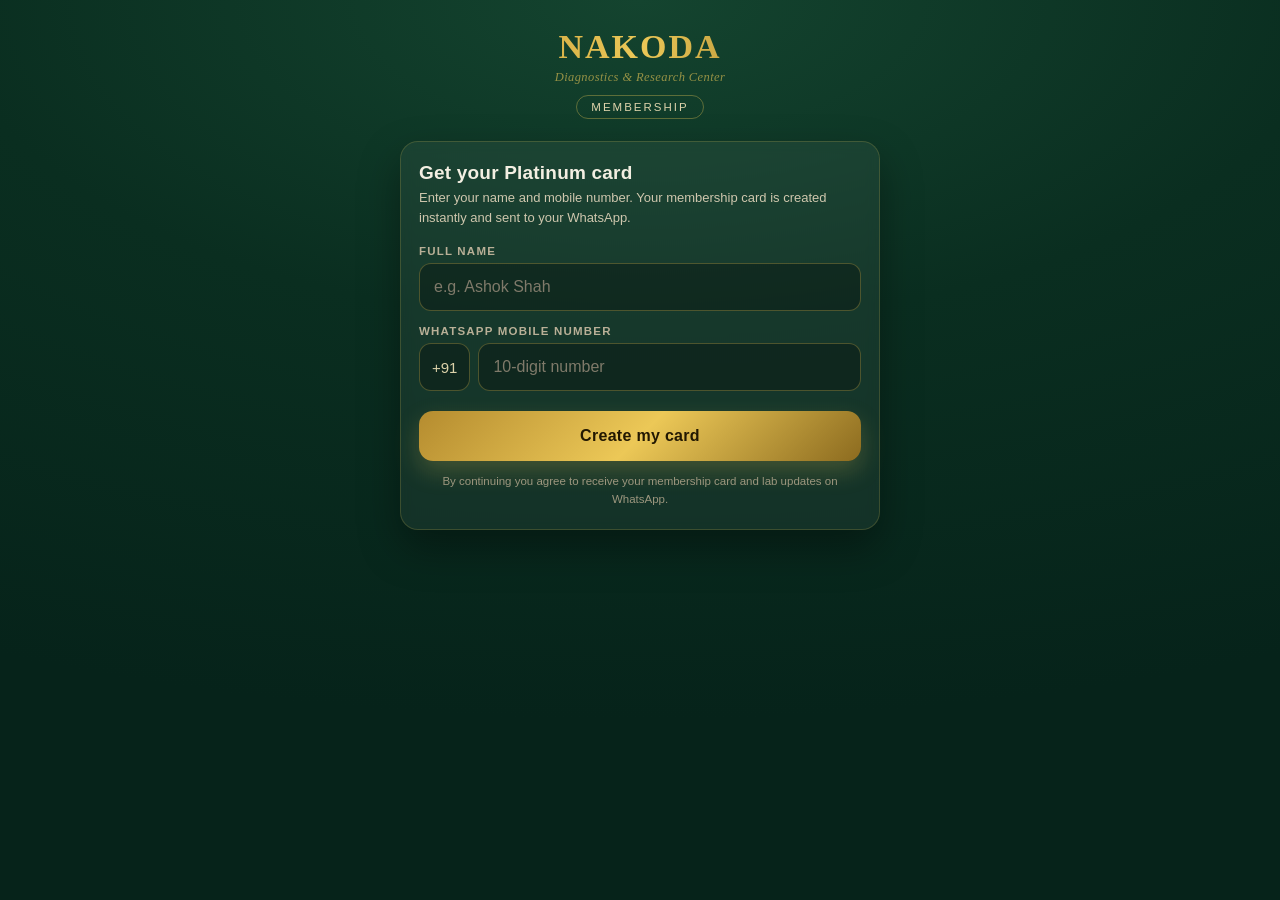
<file: card_4.html>
<!DOCTYPE html>
<html lang="en">
<head>
<meta charset="utf-8">
<meta name="viewport" content="width=device-width,initial-scale=1,viewport-fit=cover">
<meta name="robots" content="noindex">
<title>Nakoda Platinum Membership</title>
<link rel="icon" href="./icons/favicon.png">
<meta name="theme-color" content="#0A2E20">
<style>
  *{box-sizing:border-box;-webkit-tap-highlight-color:transparent}
  html,body{margin:0;padding:0}
  body{
    background:radial-gradient(120% 80% at 50% 0%,#14442F 0%,#0A2E20 45%,#06231A 100%) fixed;
    color:#F3EFE2;font-family:-apple-system,BlinkMacSystemFont,"Segoe UI",Roboto,Arial,sans-serif;
    min-height:100vh;padding:18px 14px 40px;
  }
  .wrap{max-width:480px;margin:0 auto}
  .brand{text-align:center;margin:10px 0 22px}
  .brand h1{font-family:Georgia,"Times New Roman",serif;font-size:34px;letter-spacing:2px;margin:0;
    background:linear-gradient(90deg,#B58C2F,#ECC857 50%,#8C6B1F);-webkit-background-clip:text;background-clip:text;color:transparent}
  .brand p{font-family:Georgia,serif;font-style:italic;font-size:12.5px;color:#ECC85799;margin:4px 0 0;letter-spacing:.4px}
  .brand .br{display:inline-block;margin-top:10px;font-size:11.5px;letter-spacing:2px;text-transform:uppercase;
    color:#DCD2AA;border:1px solid rgba(236,200,87,.35);border-radius:99px;padding:5px 14px}
  .panel{background:rgba(255,255,255,.05);border:1px solid rgba(236,200,87,.18);border-radius:18px;padding:20px 18px;
    backdrop-filter:blur(6px);box-shadow:0 18px 40px rgba(0,0,0,.35)}
  .panel h2{margin:0 0 4px;font-size:19px;font-weight:700;letter-spacing:.2px}
  .panel .sub{margin:0 0 18px;font-size:13px;color:#CFC7AE;line-height:1.5}
  label{display:block;font-size:11.5px;letter-spacing:1.2px;text-transform:uppercase;color:#B9B097;margin:14px 0 6px;font-weight:700}
  input{width:100%;padding:14px 14px;font-size:16px;border-radius:12px;border:1px solid rgba(236,200,87,.28);
    background:rgba(0,0,0,.28);color:#FFF8E7;outline:none;font-family:inherit}
  input:focus{border-color:#ECC857;box-shadow:0 0 0 3px rgba(236,200,87,.15)}
  input::placeholder{color:#7f7a6a}
  .row-phone{display:flex;gap:8px;align-items:stretch}
  .cc{display:flex;align-items:center;padding:0 12px;border-radius:12px;border:1px solid rgba(236,200,87,.28);
    background:rgba(0,0,0,.28);font-size:15px;color:#DCD2AA;flex:0 0 auto}
  .btn{display:block;width:100%;margin-top:20px;padding:16px;border:0;border-radius:14px;font-size:16px;font-weight:800;
    letter-spacing:.3px;cursor:pointer;font-family:inherit;
    background:linear-gradient(135deg,#B58C2F,#ECC857 50%,#8C6B1F);color:#221802;box-shadow:0 10px 24px rgba(236,200,87,.22)}
  .btn:active{transform:translateY(1px)}
  .btn[disabled]{opacity:.55;cursor:default;box-shadow:none}
  .btn.wa{background:linear-gradient(135deg,#25D366,#128C7E);color:#fff;box-shadow:0 10px 24px rgba(37,211,102,.22)}
  .btn.ghost{background:transparent;border:1px solid rgba(236,200,87,.4);color:#ECC857;box-shadow:none;font-weight:700}
  .note{font-size:11.5px;color:#9d977f;margin-top:12px;line-height:1.55;text-align:center}
  .err{background:rgba(192,57,43,.15);border:1px solid rgba(192,57,43,.5);color:#ffbdb5;border-radius:12px;
    padding:11px 13px;font-size:13px;margin-top:14px;display:none;line-height:1.5}
  /* The card frame appears the instant they tap, as a shimmer, so a few seconds of waiting
     looks like something happening rather than a frozen button. 63.04% = 638/1012, the card's
     own shape, kept as padding rather than aspect-ratio so older phones size it correctly too. */
  .cardskel{width:100%;height:0;padding-bottom:63.04%;border-radius:14px;border:1px solid rgba(236,200,87,.2);
    background:linear-gradient(100deg,rgba(255,255,255,.04) 32%,rgba(236,200,87,.15) 50%,rgba(255,255,255,.04) 68%);
    background-size:240% 100%;animation:shim 1.5s linear infinite}
  @keyframes shim{to{background-position:-240% 0}}
  .stepmsg{text-align:center;font-size:12.5px;color:#CFC7AE;margin-top:14px;min-height:18px}
  .cardbox{margin:4px 0 6px;border-radius:14px;overflow:hidden;box-shadow:0 20px 44px rgba(0,0,0,.5)}
  .cardbox img{display:block;width:100%;border-radius:14px}
  .benefits{margin:20px 0 0;padding:0;list-style:none}
  .benefits li{position:relative;padding:9px 0 9px 30px;font-size:13.5px;line-height:1.5;color:#EDE6D2;
    border-bottom:1px dashed rgba(236,200,87,.16)}
  .benefits li:last-child{border-bottom:0}
  .benefits li:before{content:"";position:absolute;left:4px;top:14px;width:14px;height:8px;
    border-left:2px solid #ECC857;border-bottom:2px solid #ECC857;transform:rotate(-45deg)}
  .ttl{font-size:12px;letter-spacing:1.6px;text-transform:uppercase;color:#ECC857;font-weight:800;margin:22px 0 2px}
  .meta{display:flex;justify-content:space-between;gap:10px;font-size:12.5px;color:#CFC7AE;margin-top:14px;
    border-top:1px solid rgba(236,200,87,.16);padding-top:14px}
  .meta b{display:block;color:#FFF8E7;font-size:13.5px;margin-top:3px;font-weight:700}
  .spin{display:inline-block;width:16px;height:16px;border:2px solid rgba(34,24,2,.3);border-top-color:#221802;
    border-radius:50%;animation:sp .7s linear infinite;vertical-align:-3px;margin-right:8px}
  .btn.wa .spin{border-color:rgba(255,255,255,.35);border-top-color:#fff}
  @keyframes sp{to{transform:rotate(360deg)}}
  .ok{background:rgba(26,127,55,.18);border:1px solid rgba(37,211,102,.45);color:#b7f5cd;border-radius:12px;
    padding:11px 13px;font-size:13px;margin-top:14px;line-height:1.5;display:none}
  /* The WhatsApp send now runs on its own behind the card, so it needs a quiet place to report
     rather than a button the customer has to find and press. */
  .sendstat{border-radius:12px;padding:11px 13px;font-size:13px;margin-top:14px;line-height:1.5;
    display:flex;align-items:center;gap:9px}
  .sendstat.busy{background:rgba(255,255,255,.06);border:1px solid rgba(236,200,87,.25);color:#DCD2AA}
  .sendstat.done{background:rgba(26,127,55,.18);border:1px solid rgba(37,211,102,.45);color:#b7f5cd}
  .sendstat.warn{background:rgba(192,57,43,.15);border:1px solid rgba(192,57,43,.5);color:#ffbdb5}
  .sendstat .dot{flex:0 0 15px;height:15px;border:2px solid rgba(236,200,87,.3);border-top-color:#ECC857;
    border-radius:50%;animation:sp .7s linear infinite}
  .hide{display:none!important}
  .center{text-align:center}
  .savehint{font-size:11.5px;color:#9d977f;text-align:center;margin-top:10px}
  select{width:100%;padding:14px;font-size:16px;border-radius:12px;border:1px solid rgba(236,200,87,.28);
    background:rgba(0,0,0,.28);color:#FFF8E7;font-family:inherit}
</style>
</head>
<body>
<div class="wrap">

  <div class="brand">
    <h1>NAKODA</h1>
    <p>Diagnostics &amp; Research Center</p>
    <div class="br" id="branchTag">Membership</div>
  </div>

  <!-- ── STEP 1 : form ───────────────────────────────────────────── -->
  <div class="panel" id="stepForm">
    <h2 id="formTitle">Get your Platinum card</h2>
    <p class="sub" id="formSub">Enter your name and mobile number. Your membership card is created instantly and sent to your WhatsApp.</p>

    <div id="branchPickWrap" class="hide">
      <label for="branchSel">Select branch</label>
      <select id="branchSel"></select>
    </div>

    <label for="nm">Full name</label>
    <input id="nm" type="text" autocomplete="name" autocapitalize="words" maxlength="40" placeholder="e.g. Ashok Shah">

    <label for="mo">WhatsApp mobile number</label>
    <div class="row-phone">
      <div class="cc">+91</div>
      <input id="mo" type="tel" inputmode="numeric" autocomplete="tel-national" maxlength="10" placeholder="10-digit number">
    </div>

    <button class="btn" id="go">Create my card</button>
    <div class="err" id="err"></div>
    <div class="note">By continuing you agree to receive your membership card and lab updates on WhatsApp.</div>
  </div>

  <!-- ── STEP 2 : card ───────────────────────────────────────────── -->
  <div class="panel hide" id="stepCard">
    <div class="center" style="margin-bottom:14px">
      <div style="font-size:12px;letter-spacing:2px;color:#ECC857;font-weight:800" id="welcomeTtl">YOUR CARD IS READY</div>
      <div style="font-size:13px;color:#CFC7AE;margin-top:4px" id="welcomeSub">Welcome to the Nakoda family</div>
    </div>

    <div class="cardskel hide" id="cardSkel"></div>
    <div class="cardbox hide" id="cardBox"><img id="cardImg" alt="Nakoda Platinum Membership Card"></div>
    <div class="stepmsg hide" id="stepMsg"></div>
    <div class="savehint hide" id="saveHint">Tip: you can also press and hold the card to save it.</div>

    <div class="meta hide" id="metaRow">
      <div>Member<b id="mName">—</b></div>
      <div style="text-align:right">Valid thru<b id="mExp">—</b></div>
    </div>

    <div class="ttl hide" id="ttlBen">Your benefits</div>
    <ul class="benefits" id="benList"></ul>

    <div class="sendstat hide" id="sendStat"></div>
    <button class="btn hide" id="save">Save my card</button>
    <button class="btn wa hide" id="wa">Send my card on WhatsApp</button>
    <button class="btn ghost hide" id="savenum">📇 Save lab number to contacts</button>
    <a class="btn ghost hide" id="askUp" style="text-decoration:none;text-align:center;padding:15px" target="_blank" rel="noopener"></a>
    <a class="btn ghost hide" id="waOpen" style="text-decoration:none;text-align:center;padding:15px" target="_blank" rel="noopener">Open WhatsApp</a>
    <div class="ok" id="ok"></div>
    <div class="err" id="err2"></div>
    <div class="note" id="callNote"></div>
  </div>

</div>

<script src="./config.js"></script>
<script>
(function(){
  'use strict';

  /* ============================================================
     Nakoda — public self-service membership card (QR landing page)
     Standalone: does not load app.js / api.js and never registers
     the service worker, so a customer's phone stays a plain page.
     ============================================================ */

  var API = (window.NAKODA_CONFIG && window.NAKODA_CONFIG.API_URL) || '';
  var qs  = new URLSearchParams(location.search);
  var BRANCH = (qs.get('b') || qs.get('branch') || '').trim();
  var TYPE   = (qs.get('t') || 'PLATINUM').trim().toUpperCase();
  var REFER  = (qs.get('r') || '').trim();

  /* CFG starts as an object, never null. If the config call fails the form must still work —
     showCard() writes into CFG, and a null here crashed the success path after a failed boot. */
  var CFG = {}, CARD = null, TYPEROW = null, IMG_PNG = '', IMG_JPG = '';
  /* What the printed code is FOR, kept separately: once an existing member scans, TYPEROW becomes
     their own card type and we still need to know the QR said Platinum. */
  var QR_TYPE = { id:TYPE, name:'Platinum' }, QR_BRANCH = BRANCH;
  var UPGRADED = null;   /* set when this scan closed an older card and issued a better one */

  var DEFAULT_BENEFITS = [
    'Get up to 50% discount on all in-house tests',
    'Get up to 20% discount on all outsourced tests',
    'Discount available on bills above ₹300',
    'Reports on priority',
    'Dedicated CRM officer',
    'Valid for all family members',
    '20% less on full body check-up packages'
  ];

  function $(id){ return document.getElementById(id); }
  function show(el){ el.classList.remove('hide'); }
  function hide(el){ el.classList.add('hide'); }
  function showErr(box, m){ box.textContent = m; box.style.display = 'block'; }
  function clrErr(box){ box.textContent = ''; box.style.display = 'none'; }

  /* ── network ────────────────────────────────────────────────────────────
     WHY THIS RETRIES. An Apps Script web app has to spin a container up for the
     first request that reaches it after an idle spell or a fresh deployment, and
     that first request can crawl or drop outright — which is exactly the "tap
     once, nothing; tap again, card" the counter saw. The customer must not be the
     retry mechanism, so the page does it silently.

     Retrying publicIssueCard is safe by design: the server hands back the card a
     mobile already holds instead of minting a second one, so N attempts can only
     ever produce one card. */
  function once(action, payload, timeoutMs){
    var body = JSON.stringify(Object.assign({action:action}, payload||{}));
    var ctrl = (typeof AbortController !== 'undefined') ? new AbortController() : null;
    var to = ctrl ? setTimeout(function(){ try{ ctrl.abort(); }catch(e){} }, timeoutMs||45000) : null;
    return fetch(API, {method:'POST', headers:{'Content-Type':'text/plain;charset=utf-8'},
                       body:body, redirect:'follow', signal:ctrl?ctrl.signal:undefined})
      .then(function(r){ return r.json(); })
      .then(function(j){ if(to) clearTimeout(to); return j; },
            function(e){ if(to) clearTimeout(to); throw e; });
  }
  function sleep(ms){ return new Promise(function(res){ setTimeout(res, ms); }); }

  function post(action, payload, timeoutMs, tries){
    tries = tries || 1;
    return attempt(1);
    function attempt(n){
      return once(action, payload, timeoutMs).catch(function(e){
        if(n >= tries) throw e;
        return sleep(700 * n).then(function(){ return attempt(n + 1); });
      });
    }
  }

  /* Wakes the script container AND opens the Spreadsheet handle while the customer is still
     typing, so the first call that actually matters — publicIssueCard — lands on a warm one
     instead of paying to open the sheet itself. Failure is ignored either way; this is a
     head start, not a dependency. v334: was 'version', which never touched Sheets at all. */
  function warmUp(){ if(API) once('publicWarm', {}, 15000).catch(function(){}); }

  /* ── card renderer — identical to membership.js drawCard() ─────────── */
  var CARD_THEMES = {
    HUNTER_GREEN:     { bg:['#0A2E20','#14442F','#06231A'], foil:['#B58C2F','#ECC857','#8C6B1F'], labelMuted:'rgba(220,210,170,0.65)', valueColor:'#FAF5E6', guilloche:'rgba(236,200,87,0.06)' },
    MIDNIGHT_SAPPHIRE:{ bg:['#0E1B3D','#1F3066','#091226'], foil:['#A0AEC9','#EAEDF4','#8A95AC'], labelMuted:'rgba(195,210,240,0.65)', valueColor:'#FFFFFF', guilloche:'rgba(255,255,255,0.045)' },
    OXBLOOD:          { bg:['#2A0810','#4F1620','#1F0410'], foil:['#C2A35E','#EBD08A','#9C7E3E'], labelMuted:'rgba(240,210,180,0.60)', valueColor:'#FAF0E6', guilloche:'rgba(235,208,138,0.05)' },
    AUBERGINE:        { bg:['#1A0628','#330F4F','#0F031C'], foil:['#B58C2F','#ECC857','#8C6B1F'], labelMuted:'rgba(220,195,240,0.60)', valueColor:'#F5ECF8', guilloche:'rgba(236,200,87,0.05)' },
    ANTHRACITE:       { bg:['#1A1D26','#2C3140','#0E1018'], foil:['#A0AEC9','#EAEDF4','#8A95AC'], labelMuted:'rgba(200,210,225,0.55)', valueColor:'#F5F7FA', guilloche:'rgba(255,255,255,0.04)' },
    EMERALD_ROSE:     { bg:['#08322A','#10544A','#062821'], foil:['#B57778','#E8B8B0','#9C5E5E'], labelMuted:'rgba(232,184,176,0.60)', valueColor:'#FBEFEA', guilloche:'rgba(232,184,176,0.06)' },
    CHAMPAGNE_GOLD:   { bg:['#FFFBEC','#FBEFC3','#E8CB85'], foil:['#9A6B17','#E6BE3F','#7D5410'], labelMuted:'rgba(110,75,20,0.60)',   valueColor:'#3D2400', guilloche:'rgba(100,70,10,0.05)', light:true },
    ONYX:             { bg:['#0A0A0E','#1A1A20','#000000'], foil:['#A0AEC9','#EAEDF4','#8A95AC'], labelMuted:'rgba(200,210,225,0.45)', valueColor:'#FFFFFF', guilloche:'rgba(255,255,255,0.035)' },
    MAROON_CHAMPAGNE: { bg:['#3A0A10','#5F1820','#26050A'], foil:['#C2A35E','#EBD08A','#9C7E3E'], labelMuted:'rgba(232,210,160,0.60)', valueColor:'#FAF1E6', guilloche:'rgba(235,208,138,0.05)' },
    SLATE_TEAL:       { bg:['#0A2530','#143842','#061923'], foil:['#A0AEC9','#EAEDF4','#8A95AC'], labelMuted:'rgba(190,215,225,0.60)', valueColor:'#EDF6F8', guilloche:'rgba(255,255,255,0.04)' },
    COPPER_BRONZE:    { bg:['#5C2E0E','#8B4513','#3E1D08'], foil:['#C2A35E','#EBD08A','#9C7E3E'], labelMuted:'rgba(240,215,175,0.62)', valueColor:'#FDF3E7', guilloche:'rgba(235,208,138,0.055)' },
    SLATE_INDIGO:     { bg:['#1A1F6E','#2E3599','#0F1248'], foil:['#A0AEC9','#EAEDF4','#8A95AC'], labelMuted:'rgba(195,200,245,0.62)', valueColor:'#EEF0FF', guilloche:'rgba(255,255,255,0.042)' },
    FOREST_SAGE:      { bg:['#1E3D0A','#355C12','#12270A'], foil:['#B58C2F','#ECC857','#8C6B1F'], labelMuted:'rgba(210,230,185,0.62)', valueColor:'#F2FAE8', guilloche:'rgba(236,200,87,0.055)' },
    DUSTY_ROSE:       { bg:['#5C2D38','#8C4A58','#3D1A23'], foil:['#C2A35E','#EBD08A','#9C7E3E'], labelMuted:'rgba(240,205,215,0.60)', valueColor:'#FDF0F3', guilloche:'rgba(235,208,138,0.05)' },
    GRAPHITE_STEEL:   { bg:['#1C2530','#2E3D4F','#101820'], foil:['#A0AEC9','#EAEDF4','#8A95AC'], labelMuted:'rgba(195,210,228,0.58)', valueColor:'#EDF2F7', guilloche:'rgba(255,255,255,0.038)' }
  };
  function resolveTheme(type){
    var id = (type && type.themeId) ? String(type.themeId).toUpperCase() : null;
    if(id && CARD_THEMES[id]) return CARD_THEMES[id];
    var n = (type && type.name ? type.name : '').toUpperCase();
    if(n.indexOf('PLATINUM') >= 0) return CARD_THEMES.HUNTER_GREEN;
    if(n.indexOf('GOLD') >= 0) return CARD_THEMES.CHAMPAGNE_GOLD;
    return CARD_THEMES.HUNTER_GREEN;
  }
  function fmtExpiry(d){ if(!d) return ''; var x=new Date(d); if(isNaN(x)) return ''; return String(x.getMonth()+1).padStart(2,'0')+'/'+x.getFullYear(); }
  function fmtDate(d){ if(!d) return ''; var x=new Date(d); if(isNaN(x)) return String(d); return String(x.getDate()).padStart(2,'0')+'/'+String(x.getMonth()+1).padStart(2,'0')+'/'+x.getFullYear(); }
  function roundRect(c,x,y,w,h,r){ c.beginPath();c.moveTo(x+r,y);c.arcTo(x+w,y,x+w,y+h,r);c.arcTo(x+w,y+h,x,y+h,r);c.arcTo(x,y+h,x,y,r);c.arcTo(x,y,x+w,y,r);c.closePath(); }

  function drawCard(canvas, card, type){
    var ctx=canvas.getContext('2d'), W=canvas.width, H=canvas.height;
    var typeUpper=(type&&type.name?type.name:'').toUpperCase();
    var theme=resolveTheme(type), isLight=!!theme.light, isDark=!isLight;
    var bg=ctx.createLinearGradient(0,0,W,H); bg.addColorStop(0,theme.bg[0]); bg.addColorStop(0.55,theme.bg[1]); bg.addColorStop(1,theme.bg[2]);
    var labelMuted=theme.labelMuted, valueColor=theme.valueColor, foil=theme.foil;
    ctx.fillStyle=bg; ctx.fillRect(0,0,W,H);
    ctx.save(); ctx.strokeStyle=theme.guilloche; ctx.lineWidth=1;
    var cx=W*1.05, cy=H*0.45; for(var r=60;r<W*1.2;r+=16){ ctx.beginPath(); ctx.arc(cx,cy,r,Math.PI*0.55,Math.PI*1.45); ctx.stroke(); } ctx.restore();
    var logoX=W*0.06, logoY=H*0.08, wordSize=Math.round(H*0.14);
    ctx.font='700 '+wordSize+'px Georgia, "Times New Roman", serif'; ctx.textAlign='left'; ctx.textBaseline='top';
    var wWidth=ctx.measureText('NAKODA').width;
    var wf=ctx.createLinearGradient(logoX,logoY,logoX+wWidth,logoY+wordSize); wf.addColorStop(0,foil[0]); wf.addColorStop(0.5,foil[1]); wf.addColorStop(1,foil[2]);
    ctx.fillStyle=wf; ctx.fillText('NAKODA',logoX,logoY);
    var subSize=Math.round(H*0.038); ctx.font='500 italic '+subSize+'px Georgia, serif'; ctx.fillStyle=wf;
    ctx.fillText('Diagnostics & Research Center',logoX,logoY+wordSize+8);
    if(typeUpper){
      var tf=Math.round(H*0.052); ctx.font='500 '+tf+'px Georgia, serif'; ctx.textAlign='right'; ctx.textBaseline='top';
      var tX=W-W*0.06, tY=H*0.10, letters=typeUpper.split(''), sp=Math.round(tf*0.30), tw=0;
      letters.forEach(function(L){ tw+=ctx.measureText(L).width+sp; }); tw-=sp;
      var fg=ctx.createLinearGradient(tX-tw,tY,tX,tY+tf); fg.addColorStop(0,foil[0]); fg.addColorStop(0.5,foil[1]); fg.addColorStop(1,foil[2]);
      ctx.fillStyle=fg; var cur=tX;
      for(var i=letters.length-1;i>=0;i--){ var lw=ctx.measureText(letters[i]).width; ctx.textAlign='left'; ctx.fillText(letters[i],cur-lw,tY); cur-=(lw+sp); }
      ctx.fillStyle=fg; ctx.fillRect(tX-tw,tY+tf+6,tw,1);
    }
    var chipW=W*0.10, chipH=chipW*0.78, chipX=W*0.06, chipY=H*0.38;
    var cm=ctx.createLinearGradient(chipX,chipY,chipX+chipW,chipY+chipH); cm.addColorStop(0,foil[0]); cm.addColorStop(0.5,foil[1]); cm.addColorStop(1,foil[2]);
    ctx.fillStyle=cm; roundRect(ctx,chipX,chipY,chipW,chipH,8); ctx.fill();
    var pad=5, ig=ctx.createLinearGradient(chipX,chipY,chipX+chipW,chipY+chipH); ig.addColorStop(0,foil[0]); ig.addColorStop(1,foil[2]);
    ctx.fillStyle=ig; roundRect(ctx,chipX+pad,chipY+pad,chipW-pad*2,chipH-pad*2,5); ctx.fill();
    ctx.strokeStyle='rgba(0,0,0,0.30)'; ctx.lineWidth=1.2;
    for(var ri=1;ri<4;ri++){ var yy=chipY+pad+((chipH-pad*2)*ri/4); ctx.beginPath(); ctx.moveTo(chipX+pad,yy); ctx.lineTo(chipX+chipW-pad,yy); ctx.stroke(); }
    for(var ci=1;ci<3;ci++){ var xx=chipX+pad+((chipW-pad*2)*ci/3); ctx.beginPath(); ctx.moveTo(xx,chipY+pad); ctx.lineTo(xx,chipY+chipH-pad); ctx.stroke(); }
    var num=Math.round(H*0.085); ctx.font='600 '+num+'px "SF Mono","Consolas","Courier New",monospace'; ctx.textAlign='left'; ctx.textBaseline='top'; ctx.fillStyle=valueColor;
    ctx.fillText(String(card.cardNumber||''),W*0.06,H*0.59);
    ctx.fillStyle=labelMuted; ctx.font='600 '+Math.round(H*0.030)+'px Georgia, serif'; ctx.textAlign='left';
    ctx.fillText('MEMBER NAME',W*0.06,H*0.77);
    ctx.fillStyle=valueColor; ctx.font='700 '+Math.round(H*0.062)+'px Georgia, serif';
    ctx.fillText(String(card.holderName||'').toUpperCase(),W*0.06,H*0.82);
    ctx.fillStyle=labelMuted; ctx.font='600 '+Math.round(H*0.030)+'px Georgia, serif'; ctx.textAlign='right';
    ctx.fillText('VALID THRU',W*0.94,H*0.77);
    ctx.fillStyle=valueColor; ctx.font='700 '+Math.round(H*0.062)+'px Georgia, serif';
    ctx.fillText(fmtExpiry(card.expiryDate),W*0.94,H*0.82);
    ctx.strokeStyle=isDark?'rgba(255,255,255,0.08)':'rgba(0,0,0,0.06)'; ctx.lineWidth=1.5; roundRect(ctx,8,8,W-16,H-16,18); ctx.stroke();
  }

  /* v333 — the "back" panel: the benefits list with real percentages, on its own themed panel
     below the card. This is what actually goes to WhatsApp now, so the percentages travel as
     PIXELS inside the image, never as template text — the template body stays exactly what
     Meta approved as Utility, whatever the benefits list says. */
  function wrapLines(ctx, text, maxWidth){
    var words=String(text).split(' '), lines=[], cur='';
    for(var i=0;i<words.length;i++){
      var test=cur?(cur+' '+words[i]):words[i];
      if(ctx.measureText(test).width>maxWidth && cur){ lines.push(cur); cur=words[i]; }
      else cur=test;
    }
    if(cur) lines.push(cur);
    return lines.length?lines:[''];
  }
  function benefitsBackHeight(W, benefits){
    var probe=document.createElement('canvas').getContext('2d');
    var bodySize=Math.round(W*0.0205);
    probe.font='400 '+bodySize+'px Georgia, serif';
    var maxTextW=W*0.80, lineH=Math.round(bodySize*1.28), rowGap=Math.round(W*0.014);
    var titleBlock=Math.round(W*0.034)+8+Math.round(W*0.016)+34;
    var listH=0;
    benefits.forEach(function(b){ listH += wrapLines(probe,b,maxTextW).length*lineH + rowGap; });
    return titleBlock + listH + 56; /* + footer */
  }
  function drawBenefitsBack(canvas, card, benefits, branchPhone, theme){
    var ctx=canvas.getContext('2d'), W=canvas.width, H=canvas.height, isDark=!theme.light;
    var bg=ctx.createLinearGradient(0,0,W,H); bg.addColorStop(0,theme.bg[0]); bg.addColorStop(0.55,theme.bg[1]); bg.addColorStop(1,theme.bg[2]);
    ctx.fillStyle=bg; ctx.fillRect(0,0,W,H);
    ctx.save(); ctx.strokeStyle=theme.guilloche; ctx.lineWidth=1;
    var cx=W*1.05, cy=H*0.45; for(var r=60;r<W*1.2;r+=16){ ctx.beginPath(); ctx.arc(cx,cy,r,Math.PI*0.55,Math.PI*1.45); ctx.stroke(); } ctx.restore();

    var foil=theme.foil, labelMuted=theme.labelMuted, valueColor=theme.valueColor;
    var titleSize=Math.round(W*0.034);
    ctx.textAlign='center'; ctx.textBaseline='top';
    ctx.font='700 '+titleSize+'px Georgia, serif';
    var title='PLATINUM BENEFITS', tw=ctx.measureText(title).width;
    var tg=ctx.createLinearGradient(W/2-tw/2,26,W/2+tw/2,26+titleSize); tg.addColorStop(0,foil[0]); tg.addColorStop(0.5,foil[1]); tg.addColorStop(1,foil[2]);
    ctx.fillStyle=tg; ctx.fillText(title,W/2,26);
    var subSize=Math.round(W*0.016);
    ctx.font='500 italic '+subSize+'px Georgia, serif'; ctx.fillStyle=labelMuted;
    ctx.fillText('Nakoda Diagnostics & Research Center',W/2,26+titleSize+8);

    var bodySize=Math.round(W*0.0205), lineH=Math.round(bodySize*1.28), rowGap=Math.round(W*0.014);
    var maxTextW=W*0.80, y=26+titleSize+8+subSize+34;
    ctx.font='400 '+bodySize+'px Georgia, serif';
    ctx.textAlign='left'; ctx.textBaseline='alphabetic';
    benefits.forEach(function(b, i){
      var lines=wrapLines(ctx,b,maxTextW), rowTop=y;
      ctx.strokeStyle=foil[1]; ctx.lineWidth=Math.max(2.5,Math.round(W*0.0032));
      ctx.lineCap='round'; ctx.lineJoin='round';
      var chkY=rowTop+bodySize*0.55;
      ctx.beginPath();
      ctx.moveTo(W*0.075,chkY);
      ctx.lineTo(W*0.092,chkY+bodySize*0.30);
      ctx.lineTo(W*0.128,chkY-bodySize*0.34);
      ctx.stroke();
      ctx.fillStyle=valueColor;
      lines.forEach(function(ln,li){ ctx.fillText(ln,W*0.145,rowTop+bodySize+li*lineH); });
      var used=lines.length*lineH;
      y += used + rowGap;
      if(i<benefits.length-1){
        ctx.strokeStyle='rgba(255,255,255,0.08)'; ctx.lineWidth=1;
        ctx.beginPath(); ctx.moveTo(W*0.075,y-rowGap*0.55); ctx.lineTo(W*0.925,y-rowGap*0.55); ctx.stroke();
      }
    });

    ctx.strokeStyle='rgba(255,255,255,0.15)'; ctx.lineWidth=1;
    ctx.beginPath(); ctx.moveTo(W*0.075,H-46); ctx.lineTo(W*0.925,H-46); ctx.stroke();
    ctx.font='600 '+Math.round(W*0.0145)+'px Georgia, serif'; ctx.fillStyle=labelMuted;
    ctx.textAlign='left'; ctx.fillText('Card no. '+String(card.cardNumber||''),W*0.075,H-24);
    ctx.textAlign='right'; ctx.fillText(branchPhone?('Nakoda Lab '+branchPhone):'',W*0.925,H-24);
    ctx.strokeStyle=isDark?'rgba(255,255,255,0.08)':'rgba(0,0,0,0.06)'; ctx.lineWidth=1.5; roundRect(ctx,8,8,W-16,H-16,18); ctx.stroke();
  }

  /* Fonts must be ready before the card is drawn or the first paint uses a
     fallback face and the text sits at the wrong width. */
  function fontsReady(){
    if(document.fonts && document.fonts.ready) return document.fonts.ready.catch(function(){});
    return Promise.resolve();
  }

  /* ── boot: ask the server what this QR belongs to ──────────────────────
     Quietly. A failure here must NOT put a red box in front of a customer who
     has not done anything yet — the branch is already known from the URL, so the
     form works regardless, and this only fills in the branch name and the live
     benefits list. It keeps trying in the background. */
  function boot(attemptNo){
    attemptNo = attemptNo || 1;
    if(!API){ showErr($('err'),'This page is not configured yet (config.js missing API URL).'); return; }
    post('publicCardConfig', {branchId:BRANCH, typeId:TYPE}, 30000, 3).then(function(r){
      if(!r || !r.ok){ if(attemptNo < 3) setTimeout(function(){ boot(attemptNo+1); }, 4000); return; }
      CFG = r; TYPEROW = r.type || {name:'PLATINUM'};
      QR_TYPE = { id:String(TYPEROW.typeId||TYPE||''), name:String(TYPEROW.name||'Platinum') };
      QR_BRANCH = String(r.branchId || BRANCH || '');
      $('branchTag').textContent = (TYPEROW.name || 'PLATINUM') + ' · ' + (r.branchName || 'Membership');
      $('formTitle').textContent = 'Get your ' + titleCase(TYPEROW.name || 'Platinum') + ' card';
      if(!r.branchId && r.branches && r.branches.length){
        var sel = $('branchSel'); sel.innerHTML = '';
        r.branches.forEach(function(b){
          var o = document.createElement('option'); o.value = b.branchId; o.textContent = b.branchName; sel.appendChild(o);
        });
        show($('branchPickWrap'));
      } else {
        BRANCH = r.branchId;
      }
      renderBenefits();
    }).catch(function(){
      /* Silent. Try again shortly — by then the script container is usually awake. */
      if(attemptNo < 3) setTimeout(function(){ boot(attemptNo+1); }, 4000);
    });
  }
  function titleCase(s){ s=String(s||'').toLowerCase(); return s.charAt(0).toUpperCase()+s.slice(1); }
  /* "SOUTHBOPAL" reads badly on a customer's screen. */
  function titleCaseWords(s){
    return String(s||'').toLowerCase().replace(/(^|[\s\-_])([a-z])/g, function(m,a,b){ return a+b.toUpperCase(); }).trim();
  }

  /* An existing member on the wrong card is a sales conversation, not a dead end. One button, pre-written,
     straight to the branch — the CRM officer picks it up with the card number already in hand. */
  function setupUpgradeAsk(show_){
    var a = $('askUp');
    if(!show_){ hide(a); return; }
    var ph = labNumber();
    if(!ph){ hide(a); return; }
    var msg = 'Hello Nakoda, I have ' + String((TYPEROW && TYPEROW.name) || '') + ' card ' + (CARD ? CARD.cardNumber : '') +
              ' (' + (CARD ? CARD.holderName : '') + '). I would like to know about the ' + QR_TYPE.name + ' membership.';
    a.href = 'https://wa.me/91' + ph + '?text=' + encodeURIComponent(msg);
    a.textContent = 'Ask about ' + QR_TYPE.name + ' membership';
    show(a);
  }

  function benefitList(){
    var t = (TYPEROW && TYPEROW.benefitsText) ? String(TYPEROW.benefitsText) : '';
    /* Strip only a leading bullet or "1)" / "1." numbering — NOT any leading digit, or
       "20% less on packages" loses its 20 and reads "% less on packages". */
    var arr = t.split(/\r?\n/).map(function(x){ return x.replace(/^\s*(?:[-•*]+|\d{1,2}\s*[.)])\s*/,'').trim(); })
                .filter(function(x){ return x.length > 1; })
                /* Some card types have a heading line ("Benefits", "Benefits:", "Card benefits") at the
                   top of benefitsText. Every line was being ticked, so the list opened with a tick
                   next to the word "Benefits". */
                .filter(function(x){ return !/^(card\s+)?benefits?\s*[:\-–]?$/i.test(x); });
    return arr.length ? arr : DEFAULT_BENEFITS;
  }
  function renderBenefits(){
    var ul = $('benList'); ul.innerHTML = '';
    benefitList().forEach(function(b){ var li=document.createElement('li'); li.textContent=b; ul.appendChild(li); });
  }

  /* ── step 1 → issue ────────────────────────────────────────────────── */
  $('mo').addEventListener('input', function(){ this.value = this.value.replace(/\D/g,'').slice(0,10); });
  $('nm').addEventListener('input', function(){ this.value = this.value.replace(/[^A-Za-z઀-૿ऀ-ॿ .'-]/g,'').slice(0,40); });

  $('go').addEventListener('click', function(){
    clrErr($('err'));
    var name = $('nm').value.trim().replace(/\s+/g,' ');
    var mob  = $('mo').value.replace(/\D/g,'');
    var branchId = BRANCH || ($('branchSel') && $('branchSel').value) || '';
    if(name.length < 3){ showErr($('err'),'Please enter your full name.'); $('nm').focus(); return; }
    if(!/^[6-9]\d{9}$/.test(mob)){ showErr($('err'),'Please enter a valid 10-digit Indian mobile number.'); $('mo').focus(); return; }
    if(!branchId){ showErr($('err'),'Please select a branch.'); return; }

    var btn = $('go'); btn.disabled = true; btn.innerHTML = '<span class="spin"></span>Creating your card…';
    showPending();
    /* 4 attempts. The server returns the card this mobile already holds rather than
       making a second one, so repeating the request cannot produce a duplicate. */
    post('publicIssueCard', {data:{branchId:branchId, typeId:TYPE, holderName:name, mobile:mob, referByName:REFER}}, 60000, 4)
      .then(function(r){
        if(!r || !r.ok){
          undoPending();
          btn.disabled = false; btn.textContent = 'Create my card';
          showErr($('err'), (r && r.error) || 'Something went wrong. Please try again.');
          return;
        }
        CARD = r.card; TYPEROW = r.type || TYPEROW; UPGRADED = r.upgradedFrom || null;
        CFG.branchName  = r.branchName  || CFG.branchName;
        CFG.branchPhone = r.branchPhone || CFG.branchPhone;
        showCard(!!r.existing);
      })
      .catch(function(){
        undoPending();
        btn.disabled = false; btn.textContent = 'Create my card';
        showErr($('err'),'The line is slow right now. Tap once more — you will not get two cards.');
      });
  });

  /* ── the wait ───────────────────────────────────────────────────────────
     The old screen left "Creating your card…" on a dead button while the server worked, and a
     few seconds of nothing reads as broken — which is why people tapped twice. The card frame
     now appears immediately as a shimmer with the real step underneath. Nothing false is shown:
     the shimmer is an empty placeholder and the actual card is only drawn once the number is
     confirmed by the server. */
  var _stepTimer=null;
  var STEP_MSGS=['Reserving your membership number…','Writing your card…','Almost there…'];
  function showPending(){
    hide($('stepForm')); show($('stepCard'));
    $('welcomeTtl').textContent='CREATING YOUR CARD';
    $('welcomeSub').textContent='This takes a few seconds';
    show($('cardSkel')); hide($('cardBox')); hide($('saveHint'));
    hide($('metaRow')); hide($('ttlBen')); $('benList').innerHTML='';
    hide($('save')); hide($('wa')); hide($('savenum')); hide($('waOpen')); hide($('sendStat')); hide($('askUp'));
    $('ok').style.display='none'; clrErr($('err2')); $('callNote').textContent='';
    show($('stepMsg')); $('stepMsg').textContent=STEP_MSGS[0];
    var i=0;
    clearInterval(_stepTimer);
    _stepTimer=setInterval(function(){ i=Math.min(i+1,STEP_MSGS.length-1); $('stepMsg').textContent=STEP_MSGS[i]; }, 2600);
    window.scrollTo(0,0);
  }
  /* The request failed — put them back on the form with their details still typed in. */
  function undoPending(){
    clearInterval(_stepTimer);
    hide($('stepCard')); show($('stepForm'));
    hide($('cardSkel')); hide($('stepMsg'));
    $('welcomeTtl').textContent='YOUR CARD IS READY';
    $('welcomeSub').textContent='Welcome to the Nakoda family';
    window.scrollTo(0,0);
  }

  /* ── step 2 → paint, save, send ────────────────────────────────────── */
  function showCard(existing){
    clearInterval(_stepTimer);
    hide($('stepForm')); show($('stepCard'));
    hide($('cardSkel')); hide($('stepMsg'));
    show($('cardBox')); show($('saveHint')); show($('metaRow')); show($('ttlBen')); show($('save'));
    window.scrollTo(0,0);
    /* v328. The badge under the logo was written once, from the QR, and never touched again — so an
       existing Gold member saw her Gold card sitting under the words "PLATINUM · SOUTHBOPAL". It now
       always describes the card on the screen. */
    var shownType = String((TYPEROW && TYPEROW.name) || 'Membership');
    var shownBranch = titleCaseWords(CFG.branchName || '');
    $('branchTag').textContent = shownType.toUpperCase() + (shownBranch ? (' · ' + shownBranch) : '');

    var differentType = !!(existing && QR_TYPE.id && TYPEROW && TYPEROW.typeId &&
                           String(TYPEROW.typeId).toUpperCase() !== String(QR_TYPE.id).toUpperCase());
    if(existing){
      $('welcomeTtl').textContent = 'YOU ALREADY HAVE A ' + shownType.toUpperCase() + ' CARD';
      $('welcomeSub').textContent = differentType
        ? ('This is the active card on your number. To move to ' + QR_TYPE.name + ', please ask at our branch.')
        : 'This is the active card on your number';
    } else if(UPGRADED){
      /* Their old card was closed to make this one. Say so plainly — a member who is told nothing
         and later finds their old card cancelled has every reason to be angry about it. The wording
         has to match what actually happened: a Gold becoming a Platinum is an upgrade, a Platinum
         moving from one branch to another is not. */
      if(UPGRADED.reason === 'branch'){
        $('welcomeTtl').textContent = 'YOUR NEW ' + shownType.toUpperCase() + ' CARD';
        $('welcomeSub').textContent = 'Issued at ' + (shownBranch || 'this branch') + '. Your earlier card ' +
          UPGRADED.cardNumber + (UPGRADED.branchName ? (' from ' + titleCaseWords(UPGRADED.branchName)) : '') + ' has been closed.';
      } else {
        $('welcomeTtl').textContent = 'UPGRADED TO ' + shownType.toUpperCase();
        $('welcomeSub').textContent = 'Your ' + UPGRADED.typeName + ' card ' + UPGRADED.cardNumber + ' has been closed and replaced by this one.';
      }
    } else {
      $('welcomeTtl').textContent = 'YOUR CARD IS READY';
      $('welcomeSub').textContent = 'Welcome to the Nakoda family';
    }
    /* Nothing to ask about once they are already on the card the QR offers. */
    setupUpgradeAsk(differentType && !UPGRADED);
    $('mName').textContent = String(CARD.holderName||'').toUpperCase();
    $('mExp').textContent  = fmtDate(CARD.expiryDate);
    renderBenefits();
    var ph = String(CFG.branchPhone||'').replace(/\D/g,'');
    $('callNote').textContent = 'Card no. ' + CARD.cardNumber + (ph ? ('  ·  Any help: ' + ph) : '');

    fontsReady().then(function(){
      var W=1012, frontH=638, gap=14;
      var benefits=benefitList();
      var theme=resolveTheme(TYPEROW);
      var backH=benefitsBackHeight(W, benefits);
      var branchPhone=String(CFG.branchPhone||'').replace(/\D/g,'');

      var cvFront=document.createElement('canvas'); cvFront.width=W; cvFront.height=frontH;
      drawCard(cvFront, CARD, TYPEROW);
      var cvBack=document.createElement('canvas'); cvBack.width=W; cvBack.height=backH;
      drawBenefitsBack(cvBack, CARD, benefits, branchPhone, theme);

      /* v333: front + benefits-back, stacked into ONE image — this is the file that gets
         saved to the phone and the file that goes to WhatsApp. The percentages are pixels
         here, not template text, so they never touch what Meta sees when it categorises
         the message. */
      var cv = document.createElement('canvas'); cv.width = W; cv.height = frontH + gap + backH;
      var cx = cv.getContext('2d');
      /* Fill the seam between the two panels with the theme's own tone instead of leaving it
         canvas-default black — a JPEG has no transparency, so an unfilled gap became a hard
         black bar once autoSend() switched the outgoing image from PNG to JPEG. */
      cx.fillStyle = theme.light ? '#F2ECD9' : theme.bg[2];
      cx.fillRect(0, 0, cv.width, cv.height);
      cx.drawImage(cvFront, 0, 0);
      cx.drawImage(cvBack, 0, frontH + gap);

      IMG_PNG = cv.toDataURL('image/png');
      IMG_JPG = cv.toDataURL('image/jpeg', 0.92);      /* smaller — what goes to WhatsApp */
      $('cardImg').src = IMG_PNG;
      if(labNumber()) show($('savenum'));
      autoSend();          /* v327: starts here and is never waited on */
    });
  }

  function dataUriToBlob(uri){
    var parts = uri.split(','), mime = parts[0].match(/:(.*?);/)[1], bin = atob(parts[1]);
    var arr = new Uint8Array(bin.length);
    for(var i=0;i<bin.length;i++) arr[i] = bin.charCodeAt(i);
    return new Blob([arr], {type:mime});
  }

  $('save').addEventListener('click', function(){
    if(!IMG_PNG) return;
    var fname = 'Nakoda-' + (TYPEROW.name||'Card') + '-' + CARD.cardNumber + '.png';
    var blob = dataUriToBlob(IMG_PNG);
    var done = function(){ revealWa(); };

    /* Phones: the share sheet is the only route that offers "Save to Photos".
       Desktop and anything without it: ordinary download. */
    if(navigator.canShare && window.File){
      var file = new File([blob], fname, {type:'image/png'});
      if(navigator.canShare({files:[file]})){
        navigator.share({files:[file], title:'Nakoda Membership Card'})
          .then(done).catch(function(){ download(blob, fname); done(); });
        return;
      }
    }
    download(blob, fname); done();
  });

  function download(blob, fname){
    var url = URL.createObjectURL(blob), a = document.createElement('a');
    a.href = url; a.download = fname; document.body.appendChild(a); a.click();
    setTimeout(function(){ URL.revokeObjectURL(url); a.remove(); }, 4000);
  }

  function revealWa(){
    $('save').textContent = 'Save again';
    if(labNumber()) show($('savenum'));
  }

  /* ── the WhatsApp send, off the customer's clock ────────────────────────
     Sending a card is two calls out to whatsbizapi carrying a ~70 KB photo, and then Meta's
     delivery on top. That is four to eight seconds nobody can tune away — so the customer is no
     longer asked to sit through it. The moment the card is drawn this fires on its own and
     reports into a quiet line underneath, while they read their benefits. The old button only
     comes back if the send actually fails, as a retry. */
  var _autoSent = false;
  function setStat(kind, msg){
    var el = $('sendStat');
    el.className = 'sendstat ' + kind;
    el.innerHTML = (kind === 'busy' ? '<span class="dot"></span>' : '') + '<span></span>';
    el.lastChild.textContent = msg;
  }
  function autoSend(){
    if(_autoSent || !CARD || !IMG_JPG) return;
    _autoSent = true;
    setStat('busy', 'Sending your card to WhatsApp on +91 ' + CARD.mobile + '…');
    post('publicSendCard', {cardNumber:CARD.cardNumber, mobile:CARD.mobile, qrBranchId:QR_BRANCH, imageBase64:IMG_JPG.split(',')[1]}, 90000, 2)
      .then(function(r){
        if(r && r.ok){
          setStat('done', 'Sent ✓  Open WhatsApp on +91 ' + CARD.mobile + ' — your card is there.');
        } else {
          setStat('warn', (r && r.error) || 'Could not send just now — your card is on this phone, tap below to try again.');
          show($('wa')); waFallback();
        }
      })
      .catch(function(){
        setStat('warn', 'Could not reach WhatsApp just now — your card is saved on this phone. Tap below to try again.');
        show($('wa')); waFallback();
      });
  }

  /* ── save the branch number to the phone's contacts ─────────────────────
     A vCard is the only thing every phone understands here. Android opens the contact card with
     the number filled in; iOS offers "Add to Contacts" through the share sheet; a desktop just
     downloads a small .vcf that adds the contact when opened.

     Why this is worth a button: your cards go out from the branch's WhatsApp number. Until that
     number is a saved contact it shows up as an unknown sender, which is exactly the message
     people ignore. Saved once, every later report and reminder arrives from "Nakoda Lab". */
  function labNumber(){ return String((CFG && CFG.branchPhone) || '').replace(/\D/g,'').slice(-10); }

  function buildVCard(){
    var ph = labNumber();
    /* Plain ASCII in the name — a stray em dash can render as mojibake in some phonebooks. */
    var name = 'Nakoda Lab' + (CFG.branchName ? (' - ' + String(CFG.branchName).replace(/[^\x20-\x7E]/g,'').trim()) : '');
    return [
      'BEGIN:VCARD',
      'VERSION:3.0',
      'N:Lab;Nakoda;;;',
      'FN:' + name,
      'ORG:Nakoda Diagnostics and Research Center',
      'TEL;TYPE=CELL,VOICE:+91' + ph,
      'NOTE:' + ((TYPEROW && TYPEROW.name) ? TYPEROW.name : 'Platinum') + ' membership ' + (CARD ? CARD.cardNumber : ''),
      'END:VCARD'
    ].join('\r\n') + '\r\n';
  }

  $('savenum').addEventListener('click', function(){
    clrErr($('err2'));
    var ph = labNumber();
    if(!ph){ showErr($('err2'), 'This branch has no contact number saved yet.'); return; }
    var blob = new Blob([buildVCard()], {type:'text/vcard;charset=utf-8'});
    var fname = 'Nakoda-Lab.vcf';
    var btn = $('savenum');
    var done = function(){ btn.textContent = '📇 Saved — check your contacts'; };

    if(navigator.canShare && window.File){
      var file = new File([blob], fname, {type:'text/vcard'});
      if(navigator.canShare({files:[file]})){
        navigator.share({files:[file], title:'Nakoda Lab'})
          .then(done).catch(function(){ download(blob, fname); done(); });
        return;
      }
    }
    download(blob, fname); done();
  });

  /* Only ever shown after an automatic send failed. */
  $('wa').addEventListener('click', function(){
    clrErr($('err2'));
    var btn = $('wa'); btn.disabled = true; btn.innerHTML = '<span class="spin"></span>Sending to your WhatsApp…';
    setStat('busy', 'Trying again…');
    post('publicSendCard', {cardNumber:CARD.cardNumber, mobile:CARD.mobile, qrBranchId:QR_BRANCH, imageBase64:IMG_JPG.split(',')[1]}, 90000, 2)
      .then(function(r){
        btn.disabled = false; btn.textContent = 'Send again on WhatsApp';
        if(r && r.ok){
          setStat('done', 'Sent ✓  Open WhatsApp on +91 ' + CARD.mobile + ' — your card is there.');
          hide($('wa')); hide($('waOpen'));
        } else {
          setStat('warn', (r && r.error) || 'Could not send right now.');
          waFallback();
        }
      })
      .catch(function(){
        btn.disabled = false; btn.textContent = 'Send again on WhatsApp';
        setStat('warn', 'Could not reach WhatsApp right now — your card is saved on this phone.');
        waFallback();
      });
  });

  function waFallback(){
    var ph = String(CFG.branchPhone||'').replace(/\D/g,'');
    var msg = 'Hi Nakoda, my membership card ' + CARD.cardNumber + ' (' + CARD.holderName + ') did not arrive on WhatsApp. Please send it.';
    var a = $('waOpen');
    a.href = 'https://wa.me/' + (ph ? ('91'+ph) : '') + '?text=' + encodeURIComponent(msg);
    show(a);
  }

  warmUp();   /* wake the script container while the customer is still typing */
  boot();
})();
</script>
</body>
</html>
</file>
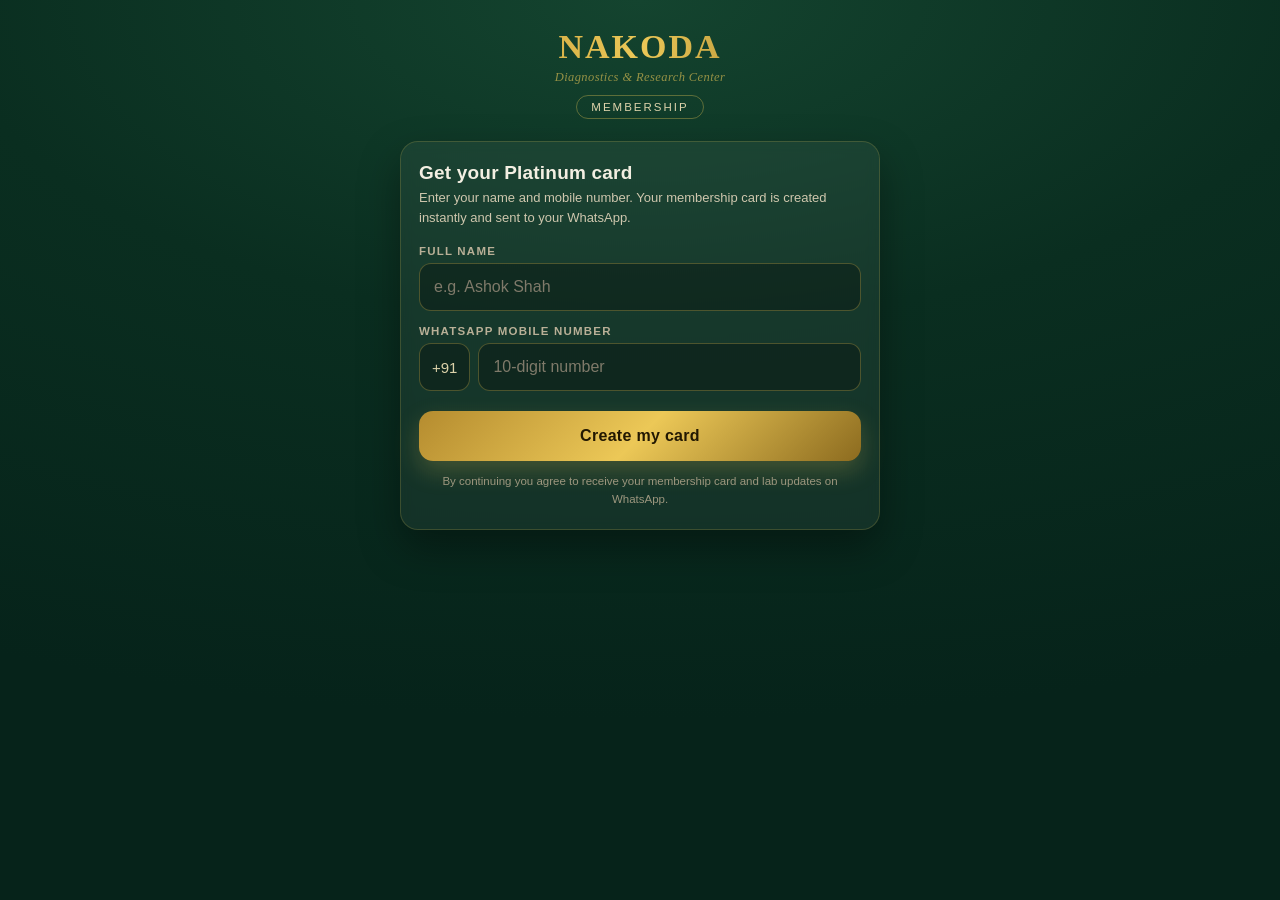
<file: card_7.html>
<!DOCTYPE html>
<html lang="en">
<head>
<meta charset="utf-8">
<meta name="viewport" content="width=device-width,initial-scale=1,viewport-fit=cover">
<meta name="robots" content="noindex">
<title>Nakoda Platinum Membership</title>
<link rel="icon" href="./icons/favicon.png">
<meta name="theme-color" content="#0A2E20">
<style>
  *{box-sizing:border-box;-webkit-tap-highlight-color:transparent}
  html,body{margin:0;padding:0}
  body{
    background:radial-gradient(120% 80% at 50% 0%,#14442F 0%,#0A2E20 45%,#06231A 100%) fixed;
    color:#F3EFE2;font-family:-apple-system,BlinkMacSystemFont,"Segoe UI",Roboto,Arial,sans-serif;
    min-height:100vh;padding:18px 14px 40px;
  }
  .wrap{max-width:480px;margin:0 auto}
  .brand{text-align:center;margin:10px 0 22px}
  .brand h1{font-family:Georgia,"Times New Roman",serif;font-size:34px;letter-spacing:2px;margin:0;
    background:linear-gradient(90deg,#B58C2F,#ECC857 50%,#8C6B1F);-webkit-background-clip:text;background-clip:text;color:transparent}
  .brand p{font-family:Georgia,serif;font-style:italic;font-size:12.5px;color:#ECC85799;margin:4px 0 0;letter-spacing:.4px}
  .brand .br{display:inline-block;margin-top:10px;font-size:11.5px;letter-spacing:2px;text-transform:uppercase;
    color:#DCD2AA;border:1px solid rgba(236,200,87,.35);border-radius:99px;padding:5px 14px}
  .panel{background:rgba(255,255,255,.05);border:1px solid rgba(236,200,87,.18);border-radius:18px;padding:20px 18px;
    backdrop-filter:blur(6px);box-shadow:0 18px 40px rgba(0,0,0,.35)}
  .panel h2{margin:0 0 4px;font-size:19px;font-weight:700;letter-spacing:.2px}
  .panel .sub{margin:0 0 18px;font-size:13px;color:#CFC7AE;line-height:1.5}
  label{display:block;font-size:11.5px;letter-spacing:1.2px;text-transform:uppercase;color:#B9B097;margin:14px 0 6px;font-weight:700}
  input{width:100%;padding:14px 14px;font-size:16px;border-radius:12px;border:1px solid rgba(236,200,87,.28);
    background:rgba(0,0,0,.28);color:#FFF8E7;outline:none;font-family:inherit}
  input:focus{border-color:#ECC857;box-shadow:0 0 0 3px rgba(236,200,87,.15)}
  input::placeholder{color:#7f7a6a}
  .row-phone{display:flex;gap:8px;align-items:stretch}
  .cc{display:flex;align-items:center;padding:0 12px;border-radius:12px;border:1px solid rgba(236,200,87,.28);
    background:rgba(0,0,0,.28);font-size:15px;color:#DCD2AA;flex:0 0 auto}
  .btn{display:block;width:100%;margin-top:20px;padding:16px;border:0;border-radius:14px;font-size:16px;font-weight:800;
    letter-spacing:.3px;cursor:pointer;font-family:inherit;
    background:linear-gradient(135deg,#B58C2F,#ECC857 50%,#8C6B1F);color:#221802;box-shadow:0 10px 24px rgba(236,200,87,.22)}
  .btn:active{transform:translateY(1px)}
  .btn[disabled]{opacity:.55;cursor:default;box-shadow:none}
  .btn.wa{background:linear-gradient(135deg,#25D366,#128C7E);color:#fff;box-shadow:0 10px 24px rgba(37,211,102,.22)}
  .btn.ghost{background:transparent;border:1px solid rgba(236,200,87,.4);color:#ECC857;box-shadow:none;font-weight:700}
  .note{font-size:11.5px;color:#9d977f;margin-top:12px;line-height:1.55;text-align:center}
  .err{background:rgba(192,57,43,.15);border:1px solid rgba(192,57,43,.5);color:#ffbdb5;border-radius:12px;
    padding:11px 13px;font-size:13px;margin-top:14px;display:none;line-height:1.5}
  /* The card frame appears the instant they tap, as a shimmer, so a few seconds of waiting
     looks like something happening rather than a frozen button. 63.04% = 638/1012, the card's
     own shape, kept as padding rather than aspect-ratio so older phones size it correctly too. */
  .cardskel{width:100%;height:0;padding-bottom:63.04%;border-radius:14px;border:1px solid rgba(236,200,87,.2);
    background:linear-gradient(100deg,rgba(255,255,255,.04) 32%,rgba(236,200,87,.15) 50%,rgba(255,255,255,.04) 68%);
    background-size:240% 100%;animation:shim 1.5s linear infinite}
  @keyframes shim{to{background-position:-240% 0}}
  .stepmsg{text-align:center;font-size:12.5px;color:#CFC7AE;margin-top:14px;min-height:18px}
  .cardbox{margin:4px 0 6px;border-radius:14px;overflow:hidden;box-shadow:0 20px 44px rgba(0,0,0,.5)}
  .cardbox img{display:block;width:100%;border-radius:14px}
  .benefits{margin:20px 0 0;padding:0;list-style:none}
  .benefits li{position:relative;padding:9px 0 9px 30px;font-size:13.5px;line-height:1.5;color:#EDE6D2;
    border-bottom:1px dashed rgba(236,200,87,.16)}
  .benefits li:last-child{border-bottom:0}
  .benefits li:before{content:"";position:absolute;left:4px;top:14px;width:14px;height:8px;
    border-left:2px solid #ECC857;border-bottom:2px solid #ECC857;transform:rotate(-45deg)}
  .ttl{font-size:12px;letter-spacing:1.6px;text-transform:uppercase;color:#ECC857;font-weight:800;margin:22px 0 2px}
  .meta{display:flex;justify-content:space-between;gap:10px;font-size:12.5px;color:#CFC7AE;margin-top:14px;
    border-top:1px solid rgba(236,200,87,.16);padding-top:14px}
  .meta b{display:block;color:#FFF8E7;font-size:13.5px;margin-top:3px;font-weight:700}
  .spin{display:inline-block;width:16px;height:16px;border:2px solid rgba(34,24,2,.3);border-top-color:#221802;
    border-radius:50%;animation:sp .7s linear infinite;vertical-align:-3px;margin-right:8px}
  .btn.wa .spin{border-color:rgba(255,255,255,.35);border-top-color:#fff}
  @keyframes sp{to{transform:rotate(360deg)}}
  .ok{background:rgba(26,127,55,.18);border:1px solid rgba(37,211,102,.45);color:#b7f5cd;border-radius:12px;
    padding:11px 13px;font-size:13px;margin-top:14px;line-height:1.5;display:none}
  /* The WhatsApp send now runs on its own behind the card, so it needs a quiet place to report
     rather than a button the customer has to find and press. */
  .sendstat{border-radius:12px;padding:11px 13px;font-size:13px;margin-top:14px;line-height:1.5;
    display:flex;align-items:center;gap:9px}
  .sendstat.busy{background:rgba(255,255,255,.06);border:1px solid rgba(236,200,87,.25);color:#DCD2AA}
  .sendstat.done{background:rgba(26,127,55,.18);border:1px solid rgba(37,211,102,.45);color:#b7f5cd}
  .sendstat.warn{background:rgba(192,57,43,.15);border:1px solid rgba(192,57,43,.5);color:#ffbdb5}
  .sendstat .dot{flex:0 0 15px;height:15px;border:2px solid rgba(236,200,87,.3);border-top-color:#ECC857;
    border-radius:50%;animation:sp .7s linear infinite}
  .hide{display:none!important}
  .center{text-align:center}
  .savehint{font-size:11.5px;color:#9d977f;text-align:center;margin-top:10px}
  select{width:100%;padding:14px;font-size:16px;border-radius:12px;border:1px solid rgba(236,200,87,.28);
    background:rgba(0,0,0,.28);color:#FFF8E7;font-family:inherit}
</style>
</head>
<body>
<div class="wrap">

  <div class="brand">
    <h1>NAKODA</h1>
    <p>Diagnostics &amp; Research Center</p>
    <div class="br" id="branchTag">Membership</div>
  </div>

  <!-- ── STEP 1 : form ───────────────────────────────────────────── -->
  <div class="panel" id="stepForm">
    <h2 id="formTitle">Get your Platinum card</h2>
    <p class="sub" id="formSub">Enter your name and mobile number. Your membership card is created instantly and sent to your WhatsApp.</p>

    <div id="branchPickWrap" class="hide">
      <label for="branchSel">Select branch</label>
      <select id="branchSel"></select>
    </div>

    <label for="nm">Full name</label>
    <input id="nm" type="text" autocomplete="name" autocapitalize="words" maxlength="40" placeholder="e.g. Ashok Shah">

    <label for="mo">WhatsApp mobile number</label>
    <div class="row-phone">
      <div class="cc">+91</div>
      <input id="mo" type="tel" inputmode="numeric" autocomplete="tel-national" maxlength="10" placeholder="10-digit number">
    </div>

    <button class="btn" id="go">Create my card</button>
    <div class="err" id="err"></div>
    <div class="note">By continuing you agree to receive your membership card and lab updates on WhatsApp.</div>
  </div>

  <!-- ── STEP 2 : card ───────────────────────────────────────────── -->
  <div class="panel hide" id="stepCard">
    <div class="center" style="margin-bottom:14px">
      <div style="font-size:12px;letter-spacing:2px;color:#ECC857;font-weight:800" id="welcomeTtl">YOUR CARD IS READY</div>
      <div style="font-size:13px;color:#CFC7AE;margin-top:4px" id="welcomeSub">Welcome to the Nakoda family</div>
    </div>

    <div class="cardskel hide" id="cardSkel"></div>
    <div class="cardbox hide" id="cardBox"><img id="cardImg" alt="Nakoda Platinum Membership Card"></div>
    <div class="stepmsg hide" id="stepMsg"></div>
    <div class="savehint hide" id="saveHint">Tip: you can also press and hold the card to save it.</div>

    <div class="meta hide" id="metaRow">
      <div>Member<b id="mName">—</b></div>
      <div style="text-align:right">Valid thru<b id="mExp">—</b></div>
    </div>

    <div class="ttl hide" id="ttlBen">Your benefits</div>
    <ul class="benefits" id="benList"></ul>

    <div class="sendstat hide" id="sendStat"></div>
    <button class="btn hide" id="save">Save my card</button>
    <button class="btn wa hide" id="wa">Send my card on WhatsApp</button>
    <button class="btn ghost hide" id="savenum">📇 Save lab number to contacts</button>
    <a class="btn ghost hide" id="askUp" style="text-decoration:none;text-align:center;padding:15px" target="_blank" rel="noopener"></a>
    <a class="btn ghost hide" id="waOpen" style="text-decoration:none;text-align:center;padding:15px" target="_blank" rel="noopener">Open WhatsApp</a>
    <div class="ok" id="ok"></div>
    <div class="err" id="err2"></div>
    <div class="note" id="callNote"></div>
  </div>

</div>

<script src="./config.js"></script>
<script>
(function(){
  'use strict';

  /* ============================================================
     Nakoda — public self-service membership card (QR landing page)
     Standalone: does not load app.js / api.js and never registers
     the service worker, so a customer's phone stays a plain page.
     ============================================================ */

  var API = (window.NAKODA_CONFIG && window.NAKODA_CONFIG.API_URL) || '';
  var qs  = new URLSearchParams(location.search);
  var BRANCH = (qs.get('b') || qs.get('branch') || '').trim();
  var TYPE   = (qs.get('t') || 'PLATINUM').trim().toUpperCase();
  var REFER  = (qs.get('r') || '').trim();

  /* CFG starts as an object, never null. If the config call fails the form must still work —
     showCard() writes into CFG, and a null here crashed the success path after a failed boot. */
  var CFG = {}, CARD = null, TYPEROW = null, IMG_PNG = '', IMG_JPG = '';
  /* What the printed code is FOR, kept separately: once an existing member scans, TYPEROW becomes
     their own card type and we still need to know the QR said Platinum. */
  var QR_TYPE = { id:TYPE, name:'Platinum' }, QR_BRANCH = BRANCH;
  var UPGRADED = null;   /* set when this scan closed an older card and issued a better one */

  var DEFAULT_BENEFITS = [
    'Get up to 50% discount on all in-house tests',
    'Get up to 20% discount on all outsourced tests',
    'Discount available on bills above ₹300',
    'Reports on priority',
    'Dedicated CRM officer',
    'Valid for all family members',
    '20% less on full body check-up packages'
  ];

  function $(id){ return document.getElementById(id); }
  function show(el){ el.classList.remove('hide'); }
  function hide(el){ el.classList.add('hide'); }
  function showErr(box, m){ box.textContent = m; box.style.display = 'block'; }
  function clrErr(box){ box.textContent = ''; box.style.display = 'none'; }

  /* ── network ────────────────────────────────────────────────────────────
     WHY THIS RETRIES. An Apps Script web app has to spin a container up for the
     first request that reaches it after an idle spell or a fresh deployment, and
     that first request can crawl or drop outright — which is exactly the "tap
     once, nothing; tap again, card" the counter saw. The customer must not be the
     retry mechanism, so the page does it silently.

     Retrying publicIssueCard is safe by design: the server hands back the card a
     mobile already holds instead of minting a second one, so N attempts can only
     ever produce one card. */
  function once(action, payload, timeoutMs){
    var body = JSON.stringify(Object.assign({action:action}, payload||{}));
    var ctrl = (typeof AbortController !== 'undefined') ? new AbortController() : null;
    var to = ctrl ? setTimeout(function(){ try{ ctrl.abort(); }catch(e){} }, timeoutMs||45000) : null;
    return fetch(API, {method:'POST', headers:{'Content-Type':'text/plain;charset=utf-8'},
                       body:body, redirect:'follow', signal:ctrl?ctrl.signal:undefined})
      .then(function(r){ return r.json(); })
      .then(function(j){ if(to) clearTimeout(to); return j; },
            function(e){ if(to) clearTimeout(to); throw e; });
  }
  function sleep(ms){ return new Promise(function(res){ setTimeout(res, ms); }); }

  function post(action, payload, timeoutMs, tries){
    tries = tries || 1;
    return attempt(1);
    function attempt(n){
      return once(action, payload, timeoutMs).catch(function(e){
        if(n >= tries) throw e;
        return sleep(700 * n).then(function(){ return attempt(n + 1); });
      });
    }
  }

  /* Wakes the script container AND opens the Spreadsheet handle while the customer is still
     typing, so the first call that actually matters — publicIssueCard — lands on a warm one
     instead of paying to open the sheet itself. Failure is ignored either way; this is a
     head start, not a dependency. v334: was 'version', which never touched Sheets at all. */
  function warmUp(){ if(API) once('publicWarm', {}, 15000).catch(function(){}); }

  /* ── card renderer — identical to membership.js drawCard() ─────────── */
  var CARD_THEMES = {
    HUNTER_GREEN:     { bg:['#0A2E20','#14442F','#06231A'], foil:['#B58C2F','#ECC857','#8C6B1F'], labelMuted:'rgba(220,210,170,0.65)', valueColor:'#FAF5E6', guilloche:'rgba(236,200,87,0.06)' },
    MIDNIGHT_SAPPHIRE:{ bg:['#0E1B3D','#1F3066','#091226'], foil:['#A0AEC9','#EAEDF4','#8A95AC'], labelMuted:'rgba(195,210,240,0.65)', valueColor:'#FFFFFF', guilloche:'rgba(255,255,255,0.045)' },
    OXBLOOD:          { bg:['#2A0810','#4F1620','#1F0410'], foil:['#C2A35E','#EBD08A','#9C7E3E'], labelMuted:'rgba(240,210,180,0.60)', valueColor:'#FAF0E6', guilloche:'rgba(235,208,138,0.05)' },
    AUBERGINE:        { bg:['#1A0628','#330F4F','#0F031C'], foil:['#B58C2F','#ECC857','#8C6B1F'], labelMuted:'rgba(220,195,240,0.60)', valueColor:'#F5ECF8', guilloche:'rgba(236,200,87,0.05)' },
    ANTHRACITE:       { bg:['#1A1D26','#2C3140','#0E1018'], foil:['#A0AEC9','#EAEDF4','#8A95AC'], labelMuted:'rgba(200,210,225,0.55)', valueColor:'#F5F7FA', guilloche:'rgba(255,255,255,0.04)' },
    EMERALD_ROSE:     { bg:['#08322A','#10544A','#062821'], foil:['#B57778','#E8B8B0','#9C5E5E'], labelMuted:'rgba(232,184,176,0.60)', valueColor:'#FBEFEA', guilloche:'rgba(232,184,176,0.06)' },
    CHAMPAGNE_GOLD:   { bg:['#FFFBEC','#FBEFC3','#E8CB85'], foil:['#9A6B17','#E6BE3F','#7D5410'], labelMuted:'rgba(110,75,20,0.60)',   valueColor:'#3D2400', guilloche:'rgba(100,70,10,0.05)', light:true },
    ONYX:             { bg:['#0A0A0E','#1A1A20','#000000'], foil:['#A0AEC9','#EAEDF4','#8A95AC'], labelMuted:'rgba(200,210,225,0.45)', valueColor:'#FFFFFF', guilloche:'rgba(255,255,255,0.035)' },
    MAROON_CHAMPAGNE: { bg:['#3A0A10','#5F1820','#26050A'], foil:['#C2A35E','#EBD08A','#9C7E3E'], labelMuted:'rgba(232,210,160,0.60)', valueColor:'#FAF1E6', guilloche:'rgba(235,208,138,0.05)' },
    SLATE_TEAL:       { bg:['#0A2530','#143842','#061923'], foil:['#A0AEC9','#EAEDF4','#8A95AC'], labelMuted:'rgba(190,215,225,0.60)', valueColor:'#EDF6F8', guilloche:'rgba(255,255,255,0.04)' },
    COPPER_BRONZE:    { bg:['#5C2E0E','#8B4513','#3E1D08'], foil:['#C2A35E','#EBD08A','#9C7E3E'], labelMuted:'rgba(240,215,175,0.62)', valueColor:'#FDF3E7', guilloche:'rgba(235,208,138,0.055)' },
    SLATE_INDIGO:     { bg:['#1A1F6E','#2E3599','#0F1248'], foil:['#A0AEC9','#EAEDF4','#8A95AC'], labelMuted:'rgba(195,200,245,0.62)', valueColor:'#EEF0FF', guilloche:'rgba(255,255,255,0.042)' },
    FOREST_SAGE:      { bg:['#1E3D0A','#355C12','#12270A'], foil:['#B58C2F','#ECC857','#8C6B1F'], labelMuted:'rgba(210,230,185,0.62)', valueColor:'#F2FAE8', guilloche:'rgba(236,200,87,0.055)' },
    DUSTY_ROSE:       { bg:['#5C2D38','#8C4A58','#3D1A23'], foil:['#C2A35E','#EBD08A','#9C7E3E'], labelMuted:'rgba(240,205,215,0.60)', valueColor:'#FDF0F3', guilloche:'rgba(235,208,138,0.05)' },
    GRAPHITE_STEEL:   { bg:['#1C2530','#2E3D4F','#101820'], foil:['#A0AEC9','#EAEDF4','#8A95AC'], labelMuted:'rgba(195,210,228,0.58)', valueColor:'#EDF2F7', guilloche:'rgba(255,255,255,0.038)' }
  };
  function resolveTheme(type){
    var id = (type && type.themeId) ? String(type.themeId).toUpperCase() : null;
    if(id && CARD_THEMES[id]) return CARD_THEMES[id];
    var n = (type && type.name ? type.name : '').toUpperCase();
    if(n.indexOf('PLATINUM') >= 0) return CARD_THEMES.HUNTER_GREEN;
    if(n.indexOf('GOLD') >= 0) return CARD_THEMES.CHAMPAGNE_GOLD;
    return CARD_THEMES.HUNTER_GREEN;
  }
  function fmtExpiry(d){ if(!d) return ''; var x=new Date(d); if(isNaN(x)) return ''; return String(x.getMonth()+1).padStart(2,'0')+'/'+x.getFullYear(); }
  function fmtDate(d){ if(!d) return ''; var x=new Date(d); if(isNaN(x)) return String(d); return String(x.getDate()).padStart(2,'0')+'/'+String(x.getMonth()+1).padStart(2,'0')+'/'+x.getFullYear(); }
  function roundRect(c,x,y,w,h,r){ c.beginPath();c.moveTo(x+r,y);c.arcTo(x+w,y,x+w,y+h,r);c.arcTo(x+w,y+h,x,y+h,r);c.arcTo(x,y+h,x,y,r);c.arcTo(x,y,x+w,y,r);c.closePath(); }

  function drawCard(canvas, card, type){
    var ctx=canvas.getContext('2d'), W=canvas.width, H=canvas.height;
    var typeUpper=(type&&type.name?type.name:'').toUpperCase();
    var theme=resolveTheme(type), isLight=!!theme.light, isDark=!isLight;
    var bg=ctx.createLinearGradient(0,0,W,H); bg.addColorStop(0,theme.bg[0]); bg.addColorStop(0.55,theme.bg[1]); bg.addColorStop(1,theme.bg[2]);
    var labelMuted=theme.labelMuted, valueColor=theme.valueColor, foil=theme.foil;
    ctx.fillStyle=bg; ctx.fillRect(0,0,W,H);
    ctx.save(); ctx.strokeStyle=theme.guilloche; ctx.lineWidth=1;
    var cx=W*1.05, cy=H*0.45; for(var r=60;r<W*1.2;r+=16){ ctx.beginPath(); ctx.arc(cx,cy,r,Math.PI*0.55,Math.PI*1.45); ctx.stroke(); } ctx.restore();
    var logoX=W*0.06, logoY=H*0.08, wordSize=Math.round(H*0.14);
    ctx.font='700 '+wordSize+'px Georgia, "Times New Roman", serif'; ctx.textAlign='left'; ctx.textBaseline='top';
    var wWidth=ctx.measureText('NAKODA').width;
    var wf=ctx.createLinearGradient(logoX,logoY,logoX+wWidth,logoY+wordSize); wf.addColorStop(0,foil[0]); wf.addColorStop(0.5,foil[1]); wf.addColorStop(1,foil[2]);
    ctx.fillStyle=wf; ctx.fillText('NAKODA',logoX,logoY);
    var subSize=Math.round(H*0.038); ctx.font='500 italic '+subSize+'px Georgia, serif'; ctx.fillStyle=wf;
    ctx.fillText('Diagnostics & Research Center',logoX,logoY+wordSize+8);
    if(typeUpper){
      var tf=Math.round(H*0.052); ctx.font='500 '+tf+'px Georgia, serif'; ctx.textAlign='right'; ctx.textBaseline='top';
      var tX=W-W*0.06, tY=H*0.10, letters=typeUpper.split(''), sp=Math.round(tf*0.30), tw=0;
      letters.forEach(function(L){ tw+=ctx.measureText(L).width+sp; }); tw-=sp;
      var fg=ctx.createLinearGradient(tX-tw,tY,tX,tY+tf); fg.addColorStop(0,foil[0]); fg.addColorStop(0.5,foil[1]); fg.addColorStop(1,foil[2]);
      ctx.fillStyle=fg; var cur=tX;
      for(var i=letters.length-1;i>=0;i--){ var lw=ctx.measureText(letters[i]).width; ctx.textAlign='left'; ctx.fillText(letters[i],cur-lw,tY); cur-=(lw+sp); }
      ctx.fillStyle=fg; ctx.fillRect(tX-tw,tY+tf+6,tw,1);
    }
    var chipW=W*0.10, chipH=chipW*0.78, chipX=W*0.06, chipY=H*0.38;
    var cm=ctx.createLinearGradient(chipX,chipY,chipX+chipW,chipY+chipH); cm.addColorStop(0,foil[0]); cm.addColorStop(0.5,foil[1]); cm.addColorStop(1,foil[2]);
    ctx.fillStyle=cm; roundRect(ctx,chipX,chipY,chipW,chipH,8); ctx.fill();
    var pad=5, ig=ctx.createLinearGradient(chipX,chipY,chipX+chipW,chipY+chipH); ig.addColorStop(0,foil[0]); ig.addColorStop(1,foil[2]);
    ctx.fillStyle=ig; roundRect(ctx,chipX+pad,chipY+pad,chipW-pad*2,chipH-pad*2,5); ctx.fill();
    ctx.strokeStyle='rgba(0,0,0,0.30)'; ctx.lineWidth=1.2;
    for(var ri=1;ri<4;ri++){ var yy=chipY+pad+((chipH-pad*2)*ri/4); ctx.beginPath(); ctx.moveTo(chipX+pad,yy); ctx.lineTo(chipX+chipW-pad,yy); ctx.stroke(); }
    for(var ci=1;ci<3;ci++){ var xx=chipX+pad+((chipW-pad*2)*ci/3); ctx.beginPath(); ctx.moveTo(xx,chipY+pad); ctx.lineTo(xx,chipY+chipH-pad); ctx.stroke(); }
    var num=Math.round(H*0.085); ctx.font='600 '+num+'px "SF Mono","Consolas","Courier New",monospace'; ctx.textAlign='left'; ctx.textBaseline='top'; ctx.fillStyle=valueColor;
    ctx.fillText(String(card.cardNumber||''),W*0.06,H*0.59);
    ctx.fillStyle=labelMuted; ctx.font='600 '+Math.round(H*0.030)+'px Georgia, serif'; ctx.textAlign='left';
    ctx.fillText('MEMBER NAME',W*0.06,H*0.77);
    ctx.fillStyle=valueColor; ctx.font='700 '+Math.round(H*0.062)+'px Georgia, serif';
    ctx.fillText(String(card.holderName||'').toUpperCase(),W*0.06,H*0.82);
    ctx.fillStyle=labelMuted; ctx.font='600 '+Math.round(H*0.030)+'px Georgia, serif'; ctx.textAlign='right';
    ctx.fillText('VALID THRU',W*0.94,H*0.77);
    ctx.fillStyle=valueColor; ctx.font='700 '+Math.round(H*0.062)+'px Georgia, serif';
    ctx.fillText(fmtExpiry(card.expiryDate),W*0.94,H*0.82);
    ctx.strokeStyle=isDark?'rgba(255,255,255,0.08)':'rgba(0,0,0,0.06)'; ctx.lineWidth=1.5; roundRect(ctx,8,8,W-16,H-16,18); ctx.stroke();
  }

  /* v333 — the "back" panel: the benefits list with real percentages, on its own themed panel
     below the card. This is what actually goes to WhatsApp now, so the percentages travel as
     PIXELS inside the image, never as template text — the template body stays exactly what
     Meta approved as Utility, whatever the benefits list says. */
  function wrapLines(ctx, text, maxWidth){
    var words=String(text).split(' '), lines=[], cur='';
    for(var i=0;i<words.length;i++){
      var test=cur?(cur+' '+words[i]):words[i];
      if(ctx.measureText(test).width>maxWidth && cur){ lines.push(cur); cur=words[i]; }
      else cur=test;
    }
    if(cur) lines.push(cur);
    return lines.length?lines:[''];
  }
  /* v336: the back panel used to stack BELOW the front card, so the combined image was a very tall
     portrait (front 638 + back ~500+ = 1100-1300px). That is fine as a saved photo, but a WhatsApp
     template HEADER image is shown inside a fixed-size preview box, not full-size like a normal chat
     photo — so the tall image was getting boxed/cropped to roughly the front card's own height, and
     the benefits panel underneath never appeared however correct the file itself was (proven 3x by
     byte-diffing the live file). Fix: put the back panel BESIDE the front card instead of below it,
     sized to the SAME height (638px) as the front — the combined image is landscape, which a template
     header box actually shows in full. Still one single image, unchanged from that requirement. */
  var BACK_BODY_SIZE=21, BACK_LINE_H=27, BACK_ROW_GAP=17, BACK_TITLE_SIZE=32, BACK_SUB_SIZE=15;
  var BACK_TEXT_X=60, BACK_PAD_R=24, BACK_FOOTER_H=52;
  function benefitsBackContentH_(ctx, W, benefits){
    ctx.font='400 '+BACK_BODY_SIZE+'px Georgia, serif';
    var maxTextW=W-BACK_TEXT_X-BACK_PAD_R, listH=0;
    benefits.forEach(function(b){ listH += wrapLines(ctx,b,maxTextW).length*BACK_LINE_H + BACK_ROW_GAP; });
    var titleBlockH=BACK_TITLE_SIZE+8+BACK_SUB_SIZE+30;
    return titleBlockH + listH;
  }
  /* Finds the narrowest back-panel width whose content (title + wrapped benefit lines) still fits
     inside targetH (the front card's own height) at the fixed, readable font sizes above — instead
     of shrinking the font to fit a fixed width, which is what made the old stacked panel so tall.
     Also floors the width so the title and the two footer strings never overflow/collide — the first
     render of this layout clipped "PLATINUM BENEFITS" and overlapped the footer because only the
     body list length was considered. */
  function benefitsBackWidthForHeight(targetH, benefits, card, branchPhone){
    var probe=document.createElement('canvas').getContext('2d');
    var budget=targetH-BACK_FOOTER_H;
    var lo=300, hi=900;
    while(benefitsBackContentH_(probe,hi,benefits)>budget && hi<1600) hi+=100;
    for(var i=0;i<26;i++){
      var mid=(lo+hi)/2;
      if(benefitsBackContentH_(probe,mid,benefits)<=budget) hi=mid; else lo=mid;
    }
    var w=Math.ceil(hi);
    probe.font='700 '+BACK_TITLE_SIZE+'px Georgia, serif';
    var titleFloor=Math.ceil(probe.measureText('PLATINUM BENEFITS').width)+70;
    probe.font='600 14px Georgia, serif';
    var footL=probe.measureText('Card no. '+String((card&&card.cardNumber)||'')).width;
    var footR=probe.measureText(branchPhone?('Nakoda Lab '+branchPhone):'').width;
    var footerFloor=Math.ceil(footL+footR)+78;
    return Math.max(w, titleFloor, footerFloor);
  }
  function drawBenefitsBack(canvas, card, benefits, branchPhone, theme){
    var ctx=canvas.getContext('2d'), W=canvas.width, H=canvas.height, isDark=!theme.light;
    var bg=ctx.createLinearGradient(0,0,W,H); bg.addColorStop(0,theme.bg[0]); bg.addColorStop(0.55,theme.bg[1]); bg.addColorStop(1,theme.bg[2]);
    ctx.fillStyle=bg; ctx.fillRect(0,0,W,H);
    ctx.save(); ctx.strokeStyle=theme.guilloche; ctx.lineWidth=1;
    var cx=W*1.05, cy=H*0.45; for(var r=60;r<W*1.2;r+=16){ ctx.beginPath(); ctx.arc(cx,cy,r,Math.PI*0.55,Math.PI*1.45); ctx.stroke(); } ctx.restore();

    var foil=theme.foil, labelMuted=theme.labelMuted, valueColor=theme.valueColor;
    var contentH=benefitsBackContentH_(ctx, W, benefits);
    var y0=Math.max(24, (H-BACK_FOOTER_H-contentH)/2);

    ctx.textAlign='center'; ctx.textBaseline='top';
    ctx.font='700 '+BACK_TITLE_SIZE+'px Georgia, serif';
    var title='PLATINUM BENEFITS', tw=ctx.measureText(title).width;
    var tg=ctx.createLinearGradient(W/2-tw/2,y0,W/2+tw/2,y0+BACK_TITLE_SIZE); tg.addColorStop(0,foil[0]); tg.addColorStop(0.5,foil[1]); tg.addColorStop(1,foil[2]);
    ctx.fillStyle=tg; ctx.fillText(title,W/2,y0);
    ctx.font='500 italic '+BACK_SUB_SIZE+'px Georgia, serif'; ctx.fillStyle=labelMuted;
    ctx.fillText('Nakoda Diagnostics & Research Center',W/2,y0+BACK_TITLE_SIZE+8);

    var maxTextW=W-BACK_TEXT_X-BACK_PAD_R, y=y0+BACK_TITLE_SIZE+8+BACK_SUB_SIZE+30;
    ctx.font='400 '+BACK_BODY_SIZE+'px Georgia, serif';
    ctx.textAlign='left'; ctx.textBaseline='alphabetic';
    benefits.forEach(function(b, i){
      var lines=wrapLines(ctx,b,maxTextW), rowTop=y;
      ctx.strokeStyle=foil[1]; ctx.lineWidth=2.5;
      ctx.lineCap='round'; ctx.lineJoin='round';
      var chkY=rowTop+BACK_BODY_SIZE*0.55;
      ctx.beginPath();
      ctx.moveTo(24,chkY);
      ctx.lineTo(32,chkY+BACK_BODY_SIZE*0.30);
      ctx.lineTo(46,chkY-BACK_BODY_SIZE*0.34);
      ctx.stroke();
      ctx.fillStyle=valueColor;
      lines.forEach(function(ln,li){ ctx.fillText(ln,BACK_TEXT_X,rowTop+BACK_BODY_SIZE+li*BACK_LINE_H); });
      var used=lines.length*BACK_LINE_H;
      y += used + BACK_ROW_GAP;
      if(i<benefits.length-1){
        ctx.strokeStyle='rgba(255,255,255,0.08)'; ctx.lineWidth=1;
        ctx.beginPath(); ctx.moveTo(24,y-BACK_ROW_GAP*0.55); ctx.lineTo(W-24,y-BACK_ROW_GAP*0.55); ctx.stroke();
      }
    });

    ctx.strokeStyle='rgba(255,255,255,0.15)'; ctx.lineWidth=1;
    ctx.beginPath(); ctx.moveTo(24,H-46); ctx.lineTo(W-24,H-46); ctx.stroke();
    ctx.font='600 14px Georgia, serif'; ctx.fillStyle=labelMuted;
    ctx.textAlign='left'; ctx.fillText('Card no. '+String(card.cardNumber||''),24,H-24);
    ctx.textAlign='right'; ctx.fillText(branchPhone?('Nakoda Lab '+branchPhone):'',W-24,H-24);
    ctx.strokeStyle=isDark?'rgba(255,255,255,0.08)':'rgba(0,0,0,0.06)'; ctx.lineWidth=1.5; roundRect(ctx,8,8,W-16,H-16,18); ctx.stroke();
  }

  /* Fonts must be ready before the card is drawn or the first paint uses a
     fallback face and the text sits at the wrong width. */
  function fontsReady(){
    if(document.fonts && document.fonts.ready) return document.fonts.ready.catch(function(){});
    return Promise.resolve();
  }

  /* ── boot: ask the server what this QR belongs to ──────────────────────
     Quietly. A failure here must NOT put a red box in front of a customer who
     has not done anything yet — the branch is already known from the URL, so the
     form works regardless, and this only fills in the branch name and the live
     benefits list. It keeps trying in the background. */
  function boot(attemptNo){
    attemptNo = attemptNo || 1;
    if(!API){ showErr($('err'),'This page is not configured yet (config.js missing API URL).'); return; }
    post('publicCardConfig', {branchId:BRANCH, typeId:TYPE}, 30000, 3).then(function(r){
      if(!r || !r.ok){ if(attemptNo < 3) setTimeout(function(){ boot(attemptNo+1); }, 4000); return; }
      CFG = r; TYPEROW = r.type || {name:'PLATINUM'};
      QR_TYPE = { id:String(TYPEROW.typeId||TYPE||''), name:String(TYPEROW.name||'Platinum') };
      QR_BRANCH = String(r.branchId || BRANCH || '');
      $('branchTag').textContent = (TYPEROW.name || 'PLATINUM') + ' · ' + (r.branchName || 'Membership');
      $('formTitle').textContent = 'Get your ' + titleCase(TYPEROW.name || 'Platinum') + ' card';
      if(!r.branchId && r.branches && r.branches.length){
        var sel = $('branchSel'); sel.innerHTML = '';
        r.branches.forEach(function(b){
          var o = document.createElement('option'); o.value = b.branchId; o.textContent = b.branchName; sel.appendChild(o);
        });
        show($('branchPickWrap'));
      } else {
        BRANCH = r.branchId;
      }
      renderBenefits();
    }).catch(function(){
      /* Silent. Try again shortly — by then the script container is usually awake. */
      if(attemptNo < 3) setTimeout(function(){ boot(attemptNo+1); }, 4000);
    });
  }
  function titleCase(s){ s=String(s||'').toLowerCase(); return s.charAt(0).toUpperCase()+s.slice(1); }
  /* "SOUTHBOPAL" reads badly on a customer's screen. */
  function titleCaseWords(s){
    return String(s||'').toLowerCase().replace(/(^|[\s\-_])([a-z])/g, function(m,a,b){ return a+b.toUpperCase(); }).trim();
  }

  /* An existing member on the wrong card is a sales conversation, not a dead end. One button, pre-written,
     straight to the branch — the CRM officer picks it up with the card number already in hand. */
  function setupUpgradeAsk(show_){
    var a = $('askUp');
    if(!show_){ hide(a); return; }
    var ph = labNumber();
    if(!ph){ hide(a); return; }
    var msg = 'Hello Nakoda, I have ' + String((TYPEROW && TYPEROW.name) || '') + ' card ' + (CARD ? CARD.cardNumber : '') +
              ' (' + (CARD ? CARD.holderName : '') + '). I would like to know about the ' + QR_TYPE.name + ' membership.';
    a.href = 'https://wa.me/91' + ph + '?text=' + encodeURIComponent(msg);
    a.textContent = 'Ask about ' + QR_TYPE.name + ' membership';
    show(a);
  }

  function benefitList(){
    var t = (TYPEROW && TYPEROW.benefitsText) ? String(TYPEROW.benefitsText) : '';
    /* Strip only a leading bullet or "1)" / "1." numbering — NOT any leading digit, or
       "20% less on packages" loses its 20 and reads "% less on packages". */
    var arr = t.split(/\r?\n/).map(function(x){ return x.replace(/^\s*(?:[-•*]+|\d{1,2}\s*[.)])\s*/,'').trim(); })
                .filter(function(x){ return x.length > 1; })
                /* Some card types have a heading line ("Benefits", "Benefits:", "Card benefits") at the
                   top of benefitsText. Every line was being ticked, so the list opened with a tick
                   next to the word "Benefits". */
                .filter(function(x){ return !/^(card\s+)?benefits?\s*[:\-–]?$/i.test(x); });
    return arr.length ? arr : DEFAULT_BENEFITS;
  }
  function renderBenefits(){
    var ul = $('benList'); ul.innerHTML = '';
    benefitList().forEach(function(b){ var li=document.createElement('li'); li.textContent=b; ul.appendChild(li); });
  }

  /* ── step 1 → issue ────────────────────────────────────────────────── */
  $('mo').addEventListener('input', function(){ this.value = this.value.replace(/\D/g,'').slice(0,10); });
  $('nm').addEventListener('input', function(){ this.value = this.value.replace(/[^A-Za-z઀-૿ऀ-ॿ .'-]/g,'').slice(0,40); });

  $('go').addEventListener('click', function(){
    clrErr($('err'));
    var name = $('nm').value.trim().replace(/\s+/g,' ');
    var mob  = $('mo').value.replace(/\D/g,'');
    var branchId = BRANCH || ($('branchSel') && $('branchSel').value) || '';
    if(name.length < 3){ showErr($('err'),'Please enter your full name.'); $('nm').focus(); return; }
    if(!/^[6-9]\d{9}$/.test(mob)){ showErr($('err'),'Please enter a valid 10-digit Indian mobile number.'); $('mo').focus(); return; }
    if(!branchId){ showErr($('err'),'Please select a branch.'); return; }

    var btn = $('go'); btn.disabled = true; btn.innerHTML = '<span class="spin"></span>Creating your card…';
    showPending();
    /* 4 attempts. The server returns the card this mobile already holds rather than
       making a second one, so repeating the request cannot produce a duplicate. */
    post('publicIssueCard', {data:{branchId:branchId, typeId:TYPE, holderName:name, mobile:mob, referByName:REFER}}, 60000, 4)
      .then(function(r){
        if(!r || !r.ok){
          undoPending();
          btn.disabled = false; btn.textContent = 'Create my card';
          showErr($('err'), (r && r.error) || 'Something went wrong. Please try again.');
          return;
        }
        CARD = r.card; TYPEROW = r.type || TYPEROW; UPGRADED = r.upgradedFrom || null;
        CFG.branchName  = r.branchName  || CFG.branchName;
        CFG.branchPhone = r.branchPhone || CFG.branchPhone;
        showCard(!!r.existing);
      })
      .catch(function(){
        undoPending();
        btn.disabled = false; btn.textContent = 'Create my card';
        showErr($('err'),'The line is slow right now. Tap once more — you will not get two cards.');
      });
  });

  /* ── the wait ───────────────────────────────────────────────────────────
     The old screen left "Creating your card…" on a dead button while the server worked, and a
     few seconds of nothing reads as broken — which is why people tapped twice. The card frame
     now appears immediately as a shimmer with the real step underneath. Nothing false is shown:
     the shimmer is an empty placeholder and the actual card is only drawn once the number is
     confirmed by the server. */
  var _stepTimer=null;
  var STEP_MSGS=['Reserving your membership number…','Writing your card…','Almost there…'];
  function showPending(){
    hide($('stepForm')); show($('stepCard'));
    $('welcomeTtl').textContent='CREATING YOUR CARD';
    $('welcomeSub').textContent='This takes a few seconds';
    show($('cardSkel')); hide($('cardBox')); hide($('saveHint'));
    hide($('metaRow')); hide($('ttlBen')); $('benList').innerHTML='';
    hide($('save')); hide($('wa')); hide($('savenum')); hide($('waOpen')); hide($('sendStat')); hide($('askUp'));
    $('ok').style.display='none'; clrErr($('err2')); $('callNote').textContent='';
    show($('stepMsg')); $('stepMsg').textContent=STEP_MSGS[0];
    var i=0;
    clearInterval(_stepTimer);
    _stepTimer=setInterval(function(){ i=Math.min(i+1,STEP_MSGS.length-1); $('stepMsg').textContent=STEP_MSGS[i]; }, 2600);
    window.scrollTo(0,0);
  }
  /* The request failed — put them back on the form with their details still typed in. */
  function undoPending(){
    clearInterval(_stepTimer);
    hide($('stepCard')); show($('stepForm'));
    hide($('cardSkel')); hide($('stepMsg'));
    $('welcomeTtl').textContent='YOUR CARD IS READY';
    $('welcomeSub').textContent='Welcome to the Nakoda family';
    window.scrollTo(0,0);
  }

  /* ── step 2 → paint, save, send ────────────────────────────────────── */
  function showCard(existing){
    clearInterval(_stepTimer);
    hide($('stepForm')); show($('stepCard'));
    hide($('cardSkel')); hide($('stepMsg'));
    show($('cardBox')); show($('saveHint')); show($('metaRow')); show($('ttlBen')); show($('save'));
    window.scrollTo(0,0);
    /* v328. The badge under the logo was written once, from the QR, and never touched again — so an
       existing Gold member saw her Gold card sitting under the words "PLATINUM · SOUTHBOPAL". It now
       always describes the card on the screen. */
    var shownType = String((TYPEROW && TYPEROW.name) || 'Membership');
    var shownBranch = titleCaseWords(CFG.branchName || '');
    $('branchTag').textContent = shownType.toUpperCase() + (shownBranch ? (' · ' + shownBranch) : '');

    var differentType = !!(existing && QR_TYPE.id && TYPEROW && TYPEROW.typeId &&
                           String(TYPEROW.typeId).toUpperCase() !== String(QR_TYPE.id).toUpperCase());
    if(existing){
      $('welcomeTtl').textContent = 'YOU ALREADY HAVE A ' + shownType.toUpperCase() + ' CARD';
      $('welcomeSub').textContent = differentType
        ? ('This is the active card on your number. To move to ' + QR_TYPE.name + ', please ask at our branch.')
        : 'This is the active card on your number';
    } else if(UPGRADED){
      /* Their old card was closed to make this one. Say so plainly — a member who is told nothing
         and later finds their old card cancelled has every reason to be angry about it. The wording
         has to match what actually happened: a Gold becoming a Platinum is an upgrade, a Platinum
         moving from one branch to another is not. */
      if(UPGRADED.reason === 'branch'){
        $('welcomeTtl').textContent = 'YOUR NEW ' + shownType.toUpperCase() + ' CARD';
        $('welcomeSub').textContent = 'Issued at ' + (shownBranch || 'this branch') + '. Your earlier card ' +
          UPGRADED.cardNumber + (UPGRADED.branchName ? (' from ' + titleCaseWords(UPGRADED.branchName)) : '') + ' has been closed.';
      } else {
        $('welcomeTtl').textContent = 'UPGRADED TO ' + shownType.toUpperCase();
        $('welcomeSub').textContent = 'Your ' + UPGRADED.typeName + ' card ' + UPGRADED.cardNumber + ' has been closed and replaced by this one.';
      }
    } else {
      $('welcomeTtl').textContent = 'YOUR CARD IS READY';
      $('welcomeSub').textContent = 'Welcome to the Nakoda family';
    }
    /* Nothing to ask about once they are already on the card the QR offers. */
    setupUpgradeAsk(differentType && !UPGRADED);
    $('mName').textContent = String(CARD.holderName||'').toUpperCase();
    $('mExp').textContent  = fmtDate(CARD.expiryDate);
    renderBenefits();
    var ph = String(CFG.branchPhone||'').replace(/\D/g,'');
    $('callNote').textContent = 'Card no. ' + CARD.cardNumber + (ph ? ('  ·  Any help: ' + ph) : '');

    fontsReady().then(function(){
      var frontW=1012, frontH=638, gap=14;
      var benefits=benefitList();
      var theme=resolveTheme(TYPEROW);
      var branchPhone=String(CFG.branchPhone||'').replace(/\D/g,'');
      var backW=benefitsBackWidthForHeight(frontH, benefits, CARD, branchPhone);

      var cvFront=document.createElement('canvas'); cvFront.width=frontW; cvFront.height=frontH;
      drawCard(cvFront, CARD, TYPEROW);
      var cvBack=document.createElement('canvas'); cvBack.width=backW; cvBack.height=frontH;
      drawBenefitsBack(cvBack, CARD, benefits, branchPhone, theme);

      /* v336: front + benefits-back placed SIDE BY SIDE, same height — one single landscape image,
         still the file that gets saved to the phone and the file that goes to WhatsApp. Was stacked
         tall/portrait before (v333); switched because a WhatsApp template header image is shown in a
         fixed preview box and a tall portrait image was being boxed to roughly the front card's own
         height, hiding the back panel no matter how correct the file was. See the v336 note above
         benefitsBackWidthForHeight(). The percentages are still pixels here, not template text. */
      var cv = document.createElement('canvas'); cv.width = frontW + gap + backW; cv.height = frontH;
      var cx = cv.getContext('2d');
      /* Fill the seam between the two panels with the theme's own tone instead of leaving it
         canvas-default black — a JPEG has no transparency, so an unfilled gap became a hard
         black bar once autoSend() switched the outgoing image from PNG to JPEG. */
      cx.fillStyle = theme.light ? '#F2ECD9' : theme.bg[2];
      cx.fillRect(0, 0, cv.width, cv.height);
      cx.drawImage(cvFront, 0, 0);
      cx.drawImage(cvBack, frontW + gap, 0);

      IMG_PNG = cv.toDataURL('image/png');
      IMG_JPG = cv.toDataURL('image/jpeg', 0.92);      /* smaller — what goes to WhatsApp */
      $('cardImg').src = IMG_PNG;
      if(labNumber()) show($('savenum'));
      autoSend();          /* v327: starts here and is never waited on */
    });
  }

  function dataUriToBlob(uri){
    var parts = uri.split(','), mime = parts[0].match(/:(.*?);/)[1], bin = atob(parts[1]);
    var arr = new Uint8Array(bin.length);
    for(var i=0;i<bin.length;i++) arr[i] = bin.charCodeAt(i);
    return new Blob([arr], {type:mime});
  }

  $('save').addEventListener('click', function(){
    if(!IMG_PNG) return;
    var fname = 'Nakoda-' + (TYPEROW.name||'Card') + '-' + CARD.cardNumber + '.png';
    var blob = dataUriToBlob(IMG_PNG);
    var done = function(){ revealWa(); };

    /* Phones: the share sheet is the only route that offers "Save to Photos".
       Desktop and anything without it: ordinary download. */
    if(navigator.canShare && window.File){
      var file = new File([blob], fname, {type:'image/png'});
      if(navigator.canShare({files:[file]})){
        navigator.share({files:[file], title:'Nakoda Membership Card'})
          .then(done).catch(function(){ download(blob, fname); done(); });
        return;
      }
    }
    download(blob, fname); done();
  });

  function download(blob, fname){
    var url = URL.createObjectURL(blob), a = document.createElement('a');
    a.href = url; a.download = fname; document.body.appendChild(a); a.click();
    setTimeout(function(){ URL.revokeObjectURL(url); a.remove(); }, 4000);
  }

  function revealWa(){
    $('save').textContent = 'Save again';
    if(labNumber()) show($('savenum'));
  }

  /* ── the WhatsApp send, off the customer's clock ────────────────────────
     Sending a card is two calls out to whatsbizapi carrying a ~70 KB photo, and then Meta's
     delivery on top. That is four to eight seconds nobody can tune away — so the customer is no
     longer asked to sit through it. The moment the card is drawn this fires on its own and
     reports into a quiet line underneath, while they read their benefits. The old button only
     comes back if the send actually fails, as a retry. */
  var _autoSent = false;
  function setStat(kind, msg){
    var el = $('sendStat');
    el.className = 'sendstat ' + kind;
    el.innerHTML = (kind === 'busy' ? '<span class="dot"></span>' : '') + '<span></span>';
    el.lastChild.textContent = msg;
  }
  function autoSend(){
    if(_autoSent || !CARD || !IMG_JPG) return;
    _autoSent = true;
    setStat('busy', 'Sending your card to WhatsApp on +91 ' + CARD.mobile + '…');
    post('publicSendCard', {cardNumber:CARD.cardNumber, mobile:CARD.mobile, qrBranchId:QR_BRANCH, imageBase64:IMG_JPG.split(',')[1]}, 90000, 2)
      .then(function(r){
        if(r && r.ok){
          setStat('done', 'Sent ✓  Open WhatsApp on +91 ' + CARD.mobile + ' — your card is there.');
        } else {
          setStat('warn', (r && r.error) || 'Could not send just now — your card is on this phone, tap below to try again.');
          show($('wa')); waFallback();
        }
      })
      .catch(function(){
        setStat('warn', 'Could not reach WhatsApp just now — your card is saved on this phone. Tap below to try again.');
        show($('wa')); waFallback();
      });
  }

  /* ── save the branch number to the phone's contacts ─────────────────────
     A vCard is the only thing every phone understands here. Android opens the contact card with
     the number filled in; iOS offers "Add to Contacts" through the share sheet; a desktop just
     downloads a small .vcf that adds the contact when opened.

     Why this is worth a button: your cards go out from the branch's WhatsApp number. Until that
     number is a saved contact it shows up as an unknown sender, which is exactly the message
     people ignore. Saved once, every later report and reminder arrives from "Nakoda Lab". */
  function labNumber(){ return String((CFG && CFG.branchPhone) || '').replace(/\D/g,'').slice(-10); }

  function buildVCard(){
    var ph = labNumber();
    /* Plain ASCII in the name — a stray em dash can render as mojibake in some phonebooks. */
    var name = 'Nakoda Lab' + (CFG.branchName ? (' - ' + String(CFG.branchName).replace(/[^\x20-\x7E]/g,'').trim()) : '');
    return [
      'BEGIN:VCARD',
      'VERSION:3.0',
      'N:Lab;Nakoda;;;',
      'FN:' + name,
      'ORG:Nakoda Diagnostics and Research Center',
      'TEL;TYPE=CELL,VOICE:+91' + ph,
      'NOTE:' + ((TYPEROW && TYPEROW.name) ? TYPEROW.name : 'Platinum') + ' membership ' + (CARD ? CARD.cardNumber : ''),
      'END:VCARD'
    ].join('\r\n') + '\r\n';
  }

  $('savenum').addEventListener('click', function(){
    clrErr($('err2'));
    var ph = labNumber();
    if(!ph){ showErr($('err2'), 'This branch has no contact number saved yet.'); return; }
    var blob = new Blob([buildVCard()], {type:'text/vcard;charset=utf-8'});
    var fname = 'Nakoda-Lab.vcf';
    var btn = $('savenum');
    var done = function(){ btn.textContent = '📇 Saved — check your contacts'; };

    if(navigator.canShare && window.File){
      var file = new File([blob], fname, {type:'text/vcard'});
      if(navigator.canShare({files:[file]})){
        navigator.share({files:[file], title:'Nakoda Lab'})
          .then(done).catch(function(){ download(blob, fname); done(); });
        return;
      }
    }
    download(blob, fname); done();
  });

  /* Only ever shown after an automatic send failed. */
  $('wa').addEventListener('click', function(){
    clrErr($('err2'));
    var btn = $('wa'); btn.disabled = true; btn.innerHTML = '<span class="spin"></span>Sending to your WhatsApp…';
    setStat('busy', 'Trying again…');
    post('publicSendCard', {cardNumber:CARD.cardNumber, mobile:CARD.mobile, qrBranchId:QR_BRANCH, imageBase64:IMG_JPG.split(',')[1]}, 90000, 2)
      .then(function(r){
        btn.disabled = false; btn.textContent = 'Send again on WhatsApp';
        if(r && r.ok){
          setStat('done', 'Sent ✓  Open WhatsApp on +91 ' + CARD.mobile + ' — your card is there.');
          hide($('wa')); hide($('waOpen'));
        } else {
          setStat('warn', (r && r.error) || 'Could not send right now.');
          waFallback();
        }
      })
      .catch(function(){
        btn.disabled = false; btn.textContent = 'Send again on WhatsApp';
        setStat('warn', 'Could not reach WhatsApp right now — your card is saved on this phone.');
        waFallback();
      });
  });

  function waFallback(){
    var ph = String(CFG.branchPhone||'').replace(/\D/g,'');
    var msg = 'Hi Nakoda, my membership card ' + CARD.cardNumber + ' (' + CARD.holderName + ') did not arrive on WhatsApp. Please send it.';
    var a = $('waOpen');
    a.href = 'https://wa.me/' + (ph ? ('91'+ph) : '') + '?text=' + encodeURIComponent(msg);
    show(a);
  }

  warmUp();   /* wake the script container while the customer is still typing */
  boot();
})();
</script>
</body>
</html>
</file>
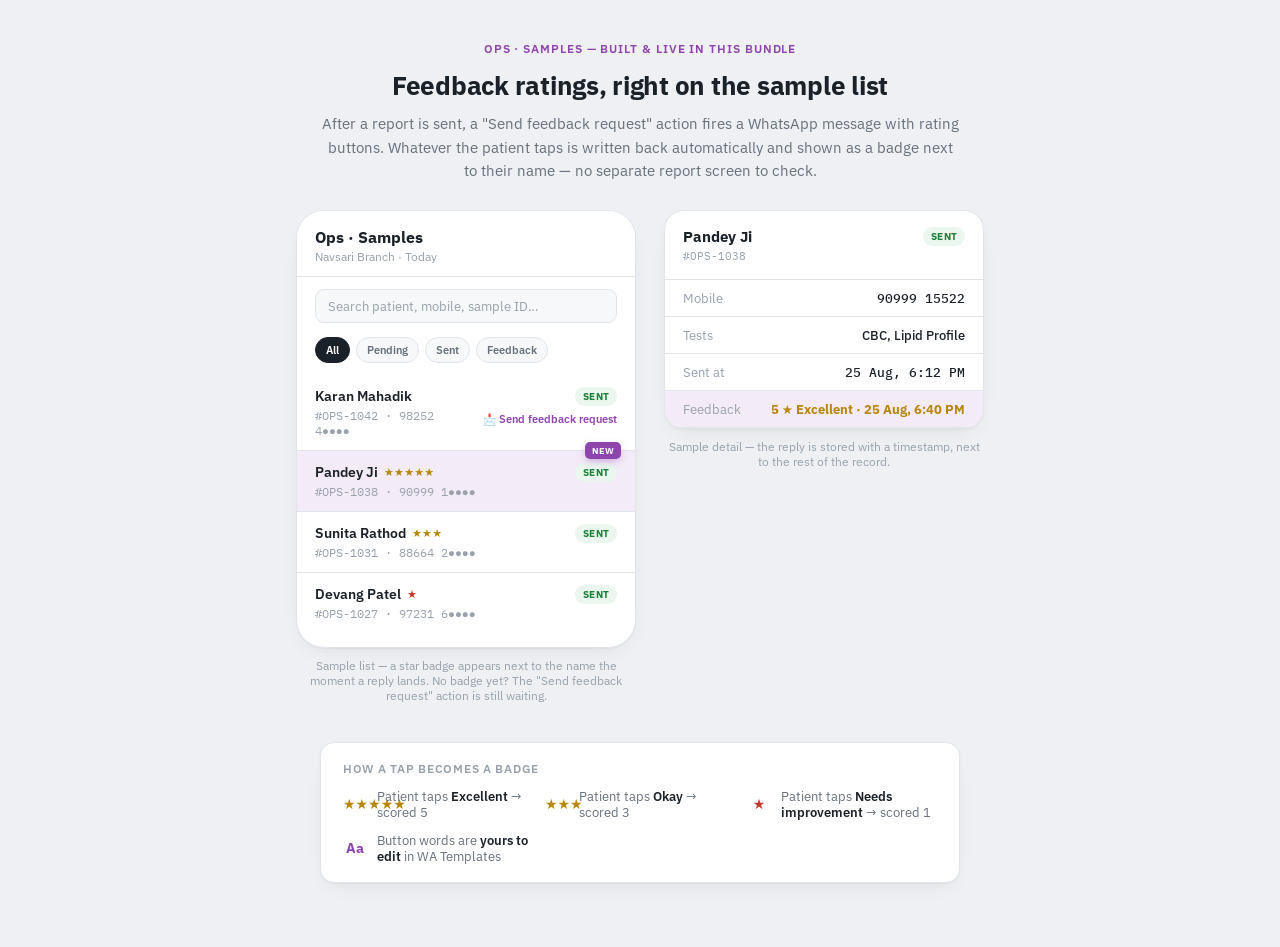
<file: feedback-mockup.html>
<!DOCTYPE html>
<html lang="en">
<head>
<meta charset="UTF-8">
<title>Feedback Ratings</title>
<meta name="viewport" content="width=device-width, initial-scale=1.0">
<link rel="preconnect" href="https://fonts.googleapis.com">
<link rel="preconnect" href="https://fonts.gstatic.com" crossorigin>
<link href="https://fonts.googleapis.com/css2?family=IBM+Plex+Sans:wght@400;500;600;700&family=IBM+Plex+Mono:wght@400;500&display=swap" rel="stylesheet">
<style>
  :root{
    --bg:#eef0f3;
    --surface:#ffffff;
    --surface-2:#f7f8fa;
    --border:#e1e5ea;
    --text:#1b2129;
    --text-soft:#67707c;
    --text-faint:#98a1ac;
    --green:#1a7f37;
    --green-bg:#eaf6ee;
    --amber:#7a5b00;
    --amber-bg:#fdf3df;
    --purple:#8e44ad;
    --purple-bg:#f4ebf8;
    --gold:#b8860b;
    --red:#c0392b;
    --red-bg:#fbeceb;
    --shadow: 0 1px 2px rgba(20,24,30,0.04), 0 8px 24px -12px rgba(20,24,30,0.12);
  }
  @media (prefers-color-scheme: dark){
    :root:not([data-theme="light"]){
      --bg:#14171c;
      --surface:#1c2027;
      --surface-2:#20242c;
      --border:#2c313a;
      --text:#eceef1;
      --text-soft:#a2aab5;
      --text-faint:#6b7280;
      --green:#4bbf6f;
      --green-bg:#173626;
      --amber:#e0b74a;
      --amber-bg:#3a2f10;
      --purple:#c98ee6;
      --purple-bg:#33203d;
      --gold:#e0b74a;
      --red:#f0776a;
      --red-bg:#3a1c19;
      --shadow: 0 1px 2px rgba(0,0,0,0.3), 0 8px 24px -12px rgba(0,0,0,0.5);
    }
  }
  :root[data-theme="dark"]{
    --bg:#14171c;
    --surface:#1c2027;
    --surface-2:#20242c;
    --border:#2c313a;
    --text:#eceef1;
    --text-soft:#a2aab5;
    --text-faint:#6b7280;
    --green:#4bbf6f;
    --green-bg:#173626;
    --amber:#e0b74a;
    --amber-bg:#3a2f10;
    --purple:#c98ee6;
    --purple-bg:#33203d;
    --gold:#e0b74a;
    --red:#f0776a;
    --red-bg:#3a1c19;
    --shadow: 0 1px 2px rgba(0,0,0,0.3), 0 8px 24px -12px rgba(0,0,0,0.5);
  }

  *{box-sizing:border-box;}
  body{
    margin:0;
    background:var(--bg);
    color:var(--text);
    font-family:"IBM Plex Sans", system-ui, sans-serif;
    padding:40px 20px 64px;
    display:flex;
    flex-direction:column;
    align-items:center;
    gap:28px;
  }
  .mono{font-family:"IBM Plex Mono", ui-monospace, monospace; font-variant-numeric: tabular-nums;}

  .intro{
    max-width:640px;
    text-align:center;
  }
  .intro .eyebrow{
    font-size:11.5px;
    font-weight:600;
    letter-spacing:0.08em;
    text-transform:uppercase;
    color:var(--purple);
    margin:0 0 10px;
  }
  .intro h1{
    font-size:26px;
    font-weight:700;
    margin:0 0 10px;
    text-wrap:balance;
    letter-spacing:-0.01em;
  }
  .intro p{
    font-size:14.5px;
    line-height:1.6;
    color:var(--text-soft);
    margin:0;
  }

  .stage{
    display:flex;
    gap:28px;
    flex-wrap:wrap;
    justify-content:center;
    align-items:flex-start;
    max-width:1040px;
    width:100%;
  }

  /* ---- phone frame ---- */
  .frame{
    width:340px;
    background:var(--surface);
    border-radius:28px;
    border:1px solid var(--border);
    box-shadow:var(--shadow);
    overflow:hidden;
    flex-shrink:0;
  }
  .frame-head{
    padding:16px 18px 12px;
    border-bottom:1px solid var(--border);
    background:var(--surface);
  }
  .frame-head .title{
    font-size:16px;
    font-weight:700;
    margin:0 0 2px;
  }
  .frame-head .sub{
    font-size:12px;
    color:var(--text-faint);
    margin:0;
  }
  .search{
    margin:12px 18px 4px;
    padding:8px 12px;
    background:var(--surface-2);
    border:1px solid var(--border);
    border-radius:9px;
    font-size:12.5px;
    color:var(--text-faint);
  }
  .chips{
    display:flex;
    gap:6px;
    padding:10px 18px 4px;
    overflow-x:auto;
  }
  .chip{
    font-size:11px;
    font-weight:600;
    padding:5px 10px;
    border-radius:100px;
    background:var(--surface-2);
    border:1px solid var(--border);
    color:var(--text-soft);
    white-space:nowrap;
  }
  .chip.active{
    background:var(--text);
    color:var(--surface);
    border-color:var(--text);
  }

  .list{
    display:flex;
    flex-direction:column;
    padding:8px 0 14px;
  }
  .row{
    display:flex;
    justify-content:space-between;
    align-items:flex-start;
    gap:10px;
    padding:12px 18px;
    border-bottom:1px solid var(--border);
    position:relative;
  }
  .row:last-child{border-bottom:none;}
  .row.highlight{background:var(--purple-bg);}
  .row-main{min-width:0;}
  .row-name{
    font-size:14px;
    font-weight:600;
    display:flex;
    align-items:center;
    gap:6px;
    flex-wrap:wrap;
  }
  .row-meta{
    font-size:11.5px;
    color:var(--text-faint);
    margin-top:3px;
  }
  .row-side{
    display:flex;
    flex-direction:column;
    align-items:flex-end;
    gap:6px;
    flex-shrink:0;
  }
  .status-pill{
    font-size:10px;
    font-weight:700;
    letter-spacing:0.02em;
    padding:3px 8px;
    border-radius:100px;
    background:var(--green-bg);
    color:var(--green);
    white-space:nowrap;
  }

  .fb-badge{
    font-size:11px;
    font-weight:600;
    letter-spacing:0.02em;
    color:var(--gold);
  }
  .fb-badge.low{color:var(--red);}
  .fb-cta{
    font-size:10.5px;
    font-weight:600;
    color:var(--purple);
    white-space:nowrap;
  }

  .new-tag{
    position:absolute;
    top:-9px;
    right:14px;
    background:var(--purple);
    color:#fff;
    font-size:9px;
    font-weight:700;
    letter-spacing:0.05em;
    text-transform:uppercase;
    padding:3px 7px;
    border-radius:5px;
    box-shadow:0 3px 8px -2px rgba(142,68,173,0.5);
  }

  /* ---- detail card ---- */
  .detail{
    width:320px;
    background:var(--surface);
    border-radius:20px;
    border:1px solid var(--border);
    box-shadow:var(--shadow);
    overflow:hidden;
    flex-shrink:0;
  }
  .detail-head{
    padding:16px 18px;
    border-bottom:1px solid var(--border);
    display:flex;
    justify-content:space-between;
    align-items:flex-start;
    gap:10px;
  }
  .detail-head h3{
    font-size:15px;
    margin:0 0 3px;
    font-weight:700;
  }
  .detail-head .mono{
    font-size:11px;
    color:var(--text-faint);
  }
  .detail-fields{
    display:flex;
    flex-direction:column;
  }
  .dfield{
    display:flex;
    justify-content:space-between;
    gap:14px;
    padding:10px 18px;
    border-bottom:1px solid var(--border);
    font-size:12.5px;
  }
  .dfield .k{color:var(--text-faint); flex-shrink:0;}
  .dfield .v{text-align:right; font-weight:500;}
  .dfield.feature{
    background:var(--purple-bg);
    position:relative;
  }
  .dfield.feature .v{color:var(--purple); font-weight:700;}
  .dfield .v.stars{color:var(--gold); font-weight:700;}

  .detail-actions{
    padding:14px 18px 18px;
  }
  .btn-fb{
    width:100%;
    padding:10px 12px;
    border-radius:10px;
    border:1px dashed var(--purple);
    background:var(--purple-bg);
    color:var(--purple);
    font-size:12.5px;
    font-weight:600;
    text-align:center;
  }
  .caption{
    text-align:center;
    font-size:11.5px;
    color:var(--text-faint);
    margin-top:10px;
    max-width:320px;
  }

  .col{
    display:flex;
    flex-direction:column;
    align-items:center;
  }

  .legend{
    max-width:640px;
    width:100%;
    background:var(--surface);
    border:1px solid var(--border);
    border-radius:14px;
    padding:18px 22px;
    box-shadow:var(--shadow);
  }
  .legend h4{
    font-size:12px;
    text-transform:uppercase;
    letter-spacing:0.06em;
    color:var(--text-faint);
    margin:0 0 12px;
    font-weight:600;
  }
  .legend-grid{
    display:grid;
    grid-template-columns:repeat(auto-fit,minmax(160px,1fr));
    gap:12px;
  }
  .legend-item{
    display:flex;
    align-items:center;
    gap:10px;
    font-size:12.5px;
  }
  .legend-glyph{
    font-size:14px;
    font-weight:700;
    width:24px;
    text-align:center;
    flex-shrink:0;
  }
  .legend-item .desc{color:var(--text-soft);}
  .legend-item .desc b{color:var(--text); font-weight:600;}
</style>
</head>
<body>

  <div class="intro">
    <p class="eyebrow">Ops · Samples — built &amp; live in this bundle</p>
    <h1>Feedback ratings, right on the sample list</h1>
    <p>After a report is sent, a "Send feedback request" action fires a WhatsApp message with rating buttons. Whatever the patient taps is written back automatically and shown as a badge next to their name — no separate report screen to check.</p>
  </div>

  <div class="stage">

    <div class="col">
      <div class="frame">
        <div class="frame-head">
          <p class="title">Ops · Samples</p>
          <p class="sub">Navsari Branch · Today</p>
        </div>
        <div class="search">Search patient, mobile, sample ID…</div>
        <div class="chips">
          <span class="chip active">All</span>
          <span class="chip">Pending</span>
          <span class="chip">Sent</span>
          <span class="chip">Feedback</span>
        </div>
        <div class="list">

          <div class="row">
            <div class="row-main">
              <div class="row-name">Karan Mahadik</div>
              <div class="row-meta mono">#OPS-1042 · 98252 4●●●●</div>
            </div>
            <div class="row-side">
              <span class="status-pill">SENT</span>
              <span class="fb-cta">📩 Send feedback request</span>
            </div>
          </div>

          <div class="row highlight">
            <span class="new-tag">New</span>
            <div class="row-main">
              <div class="row-name">Pandey Ji <span class="fb-badge">★★★★★</span></div>
              <div class="row-meta mono">#OPS-1038 · 90999 1●●●●</div>
            </div>
            <div class="row-side">
              <span class="status-pill">SENT</span>
            </div>
          </div>

          <div class="row">
            <div class="row-main">
              <div class="row-name">Sunita Rathod <span class="fb-badge">★★★</span></div>
              <div class="row-meta mono">#OPS-1031 · 88664 2●●●●</div>
            </div>
            <div class="row-side">
              <span class="status-pill">SENT</span>
            </div>
          </div>

          <div class="row">
            <div class="row-main">
              <div class="row-name">Devang Patel <span class="fb-badge low">★</span></div>
              <div class="row-meta mono">#OPS-1027 · 97231 6●●●●</div>
            </div>
            <div class="row-side">
              <span class="status-pill">SENT</span>
            </div>
          </div>

        </div>
      </div>
      <p class="caption">Sample list — a star badge appears next to the name the moment a reply lands. No badge yet? The "Send feedback request" action is still waiting.</p>
    </div>

    <div class="col">
      <div class="detail">
        <div class="detail-head">
          <div>
            <h3>Pandey Ji</h3>
            <div class="mono">#OPS-1038</div>
          </div>
          <span class="status-pill">SENT</span>
        </div>
        <div class="detail-fields">
          <div class="dfield"><span class="k">Mobile</span><span class="v mono">90999 15522</span></div>
          <div class="dfield"><span class="k">Tests</span><span class="v">CBC, Lipid Profile</span></div>
          <div class="dfield"><span class="k">Sent at</span><span class="v mono">25 Aug, 6:12 PM</span></div>
          <div class="dfield feature">
            <span class="k">Feedback</span>
            <span class="v stars">5 ★ Excellent · 25 Aug, 6:40 PM</span>
          </div>
        </div>
      </div>
      <p class="caption">Sample detail — the reply is stored with a timestamp, next to the rest of the record.</p>
    </div>

  </div>

  <div class="legend">
    <h4>How a tap becomes a badge</h4>
    <div class="legend-grid">
      <div class="legend-item"><span class="legend-glyph" style="color:var(--gold)">★★★★★</span><span class="desc">Patient taps <b>Excellent</b> → scored 5</span></div>
      <div class="legend-item"><span class="legend-glyph" style="color:var(--gold)">★★★</span><span class="desc">Patient taps <b>Okay</b> → scored 3</span></div>
      <div class="legend-item"><span class="legend-glyph" style="color:var(--red)">★</span><span class="desc">Patient taps <b>Needs improvement</b> → scored 1</span></div>
      <div class="legend-item"><span class="legend-glyph" style="color:var(--purple)">Aa</span><span class="desc">Button words are <b>yours to edit</b> in WA Templates</span></div>
    </div>
  </div>

</body>
</html>
</file>
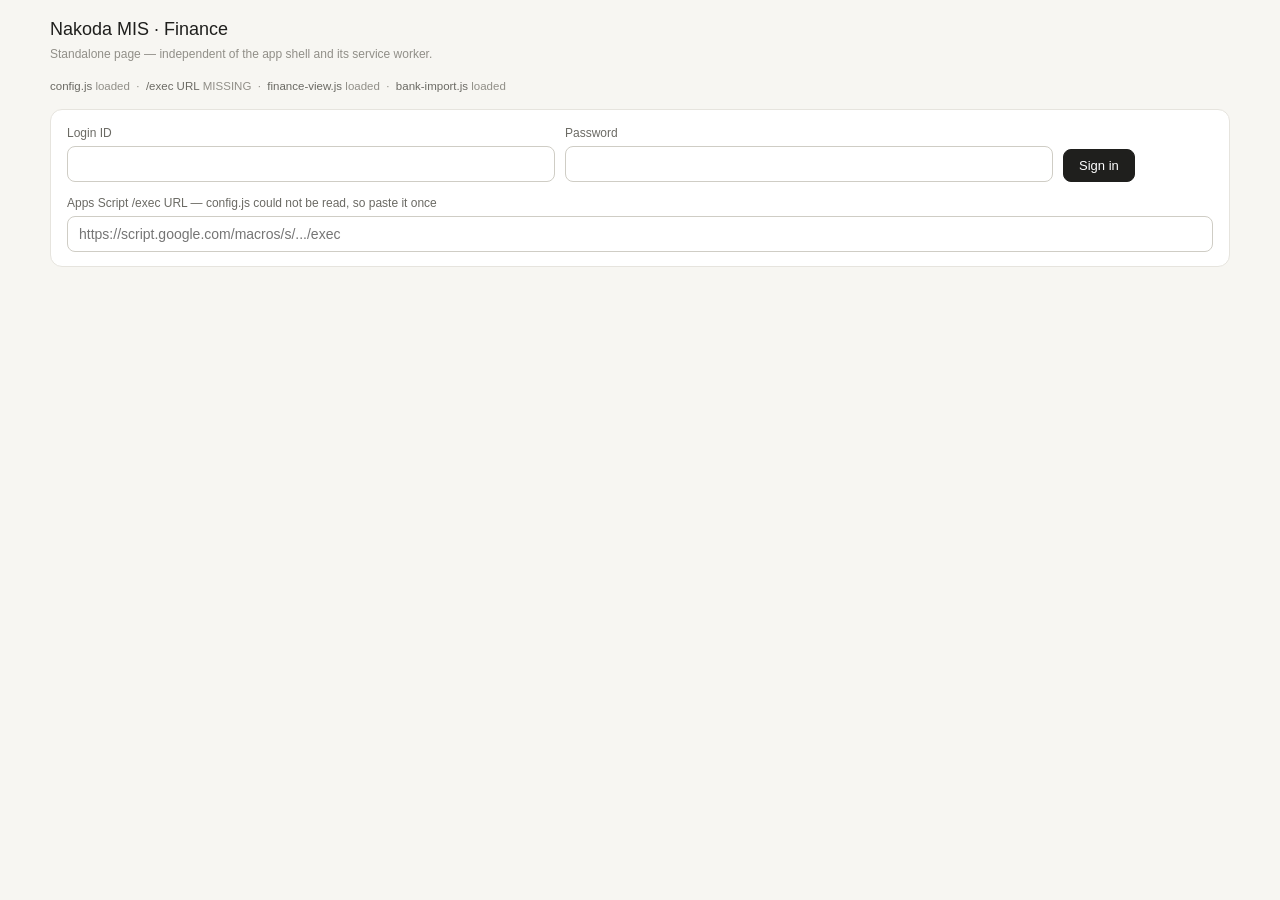
<file: finance.html>
<!DOCTYPE html>
<html lang="en">
<head>
<meta charset="utf-8">
<meta name="viewport" content="width=device-width, initial-scale=1">
<title>Nakoda MIS — Finance</title>
<!--
  STANDALONE FINANCE PAGE

  Why this exists: the finance view and the bank import were not appearing inside the main app,
  and there are four places that can silently swallow them (missing script tag, service-worker
  cache serving an old index.html, GitHub Pages not rebuilt, API caller named something the
  auto-detect did not recognise). This page has none of those dependencies.

  HOW TO USE
    1. Upload this file to the repo root, next to index.html.
    2. Open  https://nakodagrp.github.io/-Nakoda-MIS/finance.html
       Add ?nosw=1 to the URL if the service worker interferes: finance.html?nosw=1
    3. Log in with your normal MIS login. Nothing else to configure - it reads the /exec URL
       from config.js, exactly like the app does.

  This page also DIAGNOSES the main app: the status line under the header reports whether
  finance-view.js and bank-import.js were actually found in the repo. If either says "not
  found", that is why nothing appeared in the app, and the fix is to upload that file.

  It deliberately does not touch the service worker, does not write to the app's own
  localStorage keys (its session is stored separately under nakoda.fin.token), and reads and
  writes exactly the same Apps Script endpoints as the app.
-->
<style>
  :root{--ink:#1f1f1d;--mut:#6b6a64;--fade:#918f88;--line:#e6e4de;--bg:#f7f6f2;--card:#fff;
        --ok:#3b6d11;--okbg:#eaf3de;--warn:#854f0b;--warnbg:#faeeda;--bad:#a32d2d;--badbg:#fcebeb}
  *{box-sizing:border-box}
  body{margin:0;font:14px/1.5 -apple-system,BlinkMacSystemFont,"Segoe UI",Roboto,Arial,sans-serif;
       color:var(--ink);background:var(--bg);padding:16px}
  .wrap{max-width:1180px;margin:0 auto}
  h1{font-size:18px;font-weight:500;margin:0 0 2px}
  .sub{font-size:12px;color:var(--fade);margin-bottom:14px}
  .card{background:var(--card);border:1px solid var(--line);border-radius:12px;padding:14px 16px;margin-bottom:12px}
  label{display:block;font-size:12px;color:var(--mut);margin-bottom:4px}
  input{width:100%;padding:9px 11px;border:1px solid #cfcdc5;border-radius:8px;font-size:14px}
  button{font-size:13px;padding:8px 15px;border:1px solid #cfcdc5;border-radius:8px;background:#fff;cursor:pointer}
  button.p{background:var(--ink);color:#fff;border-color:var(--ink)}
  button[disabled]{opacity:.5;cursor:default}
  .row{display:flex;gap:10px;align-items:flex-end;flex-wrap:wrap}
  .row>div{flex:1;min-width:150px}
  .msg{font-size:13px;padding:9px 12px;border-radius:8px;margin-bottom:10px}
  .msg.e{background:var(--badbg);color:var(--bad)}
  .msg.w{background:var(--warnbg);color:var(--warn)}
  .msg.o{background:var(--okbg);color:var(--ok)}
  .diag{font-size:11.5px;color:var(--fade);margin-bottom:12px;line-height:1.7}
  .diag b{font-weight:500;color:var(--mut)}
  .tabs{display:flex;gap:6px;margin-bottom:12px;flex-wrap:wrap}
  .tabs button.on{background:var(--ink);color:#fff;border-color:var(--ink)}
  .hide{display:none}
  #who{font-size:12px;color:var(--mut)}
</style>
</head>
<body>
<div class="wrap">

  <h1>Nakoda MIS &middot; Finance</h1>
  <div class="sub">Standalone page &mdash; independent of the app shell and its service worker.</div>

  <div id="diag" class="diag"></div>

  <div id="loginCard" class="card">
    <div id="loginMsg"></div>
    <div class="row">
      <div><label for="lid">Login ID</label><input id="lid" autocomplete="username"></div>
      <div><label for="lpw">Password</label><input id="lpw" type="password" autocomplete="current-password"></div>
      <div style="flex:0 0 auto"><button class="p" id="btnLogin">Sign in</button></div>
    </div>
    <div id="urlWrap" class="hide" style="margin-top:12px">
      <label for="execUrl">Apps Script /exec URL &mdash; config.js could not be read, so paste it once</label>
      <input id="execUrl" placeholder="https://script.google.com/macros/s/.../exec">
    </div>
  </div>

  <div id="app" class="hide">
    <div class="tabs">
      <button id="tabFin" class="on">Finance table</button>
      <button id="tabImp">Bank import</button>
      <span style="flex:1"></span>
      <span id="who"></span>
      <button id="btnOut">Sign out</button>
    </div>
    <div id="finance-view-host"></div>
    <div id="bank-import-host" class="hide"></div>
    <div id="fallback"></div>
  </div>

</div>

<script src="config.js" onerror="window.__noConfig=1"></script>
<script src="finance-view.js" onerror="window.__noFV=1"></script>
<script src="bank-import.js" onerror="window.__noBI=1"></script>
<script>
(function () {
  'use strict';
  var TOKEN_KEY = 'nakoda.fin.token', URL_KEY = 'nakoda.fin.url';
  var $ = function (id) { return document.getElementById(id); };

  /* Optional escape hatch: finance.html?nosw=1 unregisters the service worker for this origin,
     for the case where a stale worker is serving old assets. */
  if (/[?&]nosw=1/.test(location.search) && navigator.serviceWorker) {
    navigator.serviceWorker.getRegistrations().then(function (rs) {
      rs.forEach(function (r) { r.unregister(); });
    }).catch(function () {});
  }

  /* Find the /exec URL the same way the app does: whatever config.js exposed. */
  function execUrl() {
    var saved = '';
    try { saved = localStorage.getItem(URL_KEY) || ''; } catch (e) {}
    if (saved) return saved;
    var cands = ['EXEC_URL', 'API_URL', 'SCRIPT_URL', 'WEBAPP_URL', 'BASE_URL', 'ENDPOINT', 'API'];
    var holders = [window, window.CONFIG || {}, window.config || {}, window.Config || {}, window.APP_CONFIG || {}];
    for (var h = 0; h < holders.length; h++) {
      for (var c = 0; c < cands.length; c++) {
        var v = holders[h] && holders[h][cands[c]];
        if (typeof v === 'string' && v.indexOf('/exec') > 0) return v;
      }
    }
    return '';
  }

  /* doPost does JSON.parse(e.postData.contents), so the body must be JSON. Content-Type has to
     be text/plain - application/json triggers a CORS preflight that Apps Script never answers. */
  function call(payload) {
    var url = execUrl();
    if (!url) return Promise.reject(new Error('No /exec URL'));
    var tok = token();
    if (tok && !payload.token) payload.token = tok;
    return fetch(url, {
      method: 'POST',
      headers: { 'Content-Type': 'text/plain;charset=utf-8' },
      body: JSON.stringify(payload)
    }).then(function (r) {
      if (!r.ok) throw new Error('Server returned ' + r.status);
      return r.json();
    });
  }

  function token() { try { return localStorage.getItem(TOKEN_KEY) || ''; } catch (e) { return ''; } }
  function setToken(t) { try { t ? localStorage.setItem(TOKEN_KEY, t) : localStorage.removeItem(TOKEN_KEY); } catch (e) {} }

  /* Report what actually loaded. This is the part that explains the main app's silence. */
  function diagnose() {
    var bits = [];
    bits.push('<b>config.js</b> ' + (window.__noConfig ? 'not found' : 'loaded'));
    bits.push('<b>/exec URL</b> ' + (execUrl() ? 'found' : 'MISSING'));
    bits.push('<b>finance-view.js</b> ' + (window.__noFV ? 'NOT FOUND in the repo' : (typeof FinanceView !== 'undefined' ? 'loaded' : 'loaded but broken')));
    bits.push('<b>bank-import.js</b> ' + (window.__noBI ? 'NOT FOUND in the repo' : (typeof BankImport !== 'undefined' ? 'loaded' : 'loaded but broken')));
    $('diag').innerHTML = bits.join(' &nbsp;·&nbsp; ');

    if (window.__noFV || window.__noBI) {
      var missing = [];
      if (window.__noFV) missing.push('finance-view.js');
      if (window.__noBI) missing.push('bank-import.js');
      note('loginMsg', 'w', missing.join(' and ') + ' ' + (missing.length > 1 ? 'are' : 'is') +
        ' not in the repo yet. That is why nothing appeared in the app. Upload ' +
        (missing.length > 1 ? 'them' : 'it') + ' to the repo root, wait a minute for Pages to rebuild, then reload.');
    }
    if (!execUrl()) $('urlWrap').classList.remove('hide');
  }

  function note(id, cls, msg) { $(id).innerHTML = '<div class="msg ' + cls + '">' + msg + '</div>'; }

  function showApp(user) {
    $('loginCard').classList.add('hide');
    $('app').classList.remove('hide');
    $('who').textContent = (user && (user.FullName || user.fullName || user.LoginID)) || '';

    if (typeof FinanceView !== 'undefined') {
      FinanceView.init({ call: call });
      FinanceView.mount($('finance-view-host'));
    } else {
      $('fallback').innerHTML = '<div class="msg e">finance-view.js did not load, so the table ' +
        'cannot render. Upload it to the repo root next to this file.</div>';
    }
    if (typeof BankImport !== 'undefined') {
      BankImport.init({ call: call, toast: function (m) { alert(m); } });
      BankImport.mount($('bank-import-host'));
    }
  }

  function tab(which) {
    var fin = which === 'fin';
    $('finance-view-host').classList.toggle('hide', !fin);
    $('bank-import-host').classList.toggle('hide', fin);
    $('tabFin').classList.toggle('on', fin);
    $('tabImp').classList.toggle('on', !fin);
  }

  $('tabFin').addEventListener('click', function () { tab('fin'); });
  $('tabImp').addEventListener('click', function () { tab('imp'); });
  $('btnOut').addEventListener('click', function () { setToken(''); location.reload(); });

  $('execUrl') && $('execUrl').addEventListener('change', function (e) {
    var v = String(e.target.value || '').trim();
    if (v.indexOf('/exec') > 0) { try { localStorage.setItem(URL_KEY, v); } catch (er) {} diagnose(); }
  });

  $('btnLogin').addEventListener('click', function () {
    var id = $('lid').value.trim(), pw = $('lpw').value;
    if (!id || !pw) { note('loginMsg', 'w', 'Enter your login ID and password.'); return; }
    if (!execUrl()) { note('loginMsg', 'e', 'No /exec URL yet — paste it in the field below.'); $('urlWrap').classList.remove('hide'); return; }
    $('btnLogin').disabled = true;
    note('loginMsg', 'o', 'Signing in…');
    call({ action: 'login', loginId: id, password: pw })
      .then(function (res) {
        $('btnLogin').disabled = false;
        if (!res || !res.ok) { note('loginMsg', 'e', (res && res.error) || 'Sign in failed.'); return; }
        setToken(res.token);
        showApp(res.user || res.me);
      })
      .catch(function (e) {
        $('btnLogin').disabled = false;
        note('loginMsg', 'e', 'Could not reach the server: ' + e.message +
          '. Check that the web app is deployed with access set to Anyone.');
      });
  });

  diagnose();

  /* Reuse an existing session on this page if there is one. */
  if (token() && execUrl()) {
    note('loginMsg', 'o', 'Restoring your session…');
    call({ action: 'validate', token: token() })
      .then(function (res) {
        if (res && res.ok) showApp(res.user || res.me);
        else { setToken(''); $('loginMsg').innerHTML = ''; }
      })
      .catch(function () { $('loginMsg').innerHTML = ''; });
  }
})();
</script>
</body>
</html>
</file>
<file: styles.css>
:root{
  --red:#DA1017; --red-dark:#b00d13; --red-soft:#fbeceA; --red-tint:#f8e7e7;
  --grey:#686868; --ink:#2b2b2b; --muted:#9aa0a6; --line:#ecedf0;
  --bg:#f6f7f9; --card:#fff; --ok:#1a7f37;
  --shadow:0 1px 2px rgba(16,24,40,.04),0 4px 16px rgba(16,24,40,.05);
}
*{box-sizing:border-box}
html,body{margin:0;height:100%}
body{font-family:'Segoe UI',Roboto,system-ui,Arial,sans-serif;color:var(--ink);background:var(--bg);font-size:15px;-webkit-font-smoothing:antialiased}
button{font-family:inherit;cursor:pointer}
input,select,textarea{font-family:inherit;font-size:15px}
a{color:var(--red);text-decoration:none}
.hidden{display:none!important}

.btn{border:0;border-radius:11px;padding:11px 16px;font-weight:600;background:var(--red);color:#fff;transition:.15s;display:inline-flex;align-items:center;gap:8px}
.btn:hover{background:var(--red-dark)}
.btn:disabled{opacity:.6;cursor:not-allowed}
.btn.ghost{background:#fff;color:var(--ink);border:1px solid var(--line)}
.btn.ghost:hover{border-color:var(--red);color:var(--red)}
.btn.sm{padding:7px 12px;font-size:13.5px;border-radius:9px}
.btn.block{width:100%;justify-content:center;padding:13px;margin-top:4px}

/* banners */
.banner{position:sticky;top:0;z-index:60;display:flex;align-items:center;justify-content:center;gap:12px;padding:9px 14px;font-size:13.5px;font-weight:600}
.banner.update{background:#fff7e6;border-bottom:1px solid #f3d98a;color:#7a5b00}
.banner.update .btn{background:#b08900;padding:6px 12px}
.banner.offline{background:#eef1f5;border-bottom:1px solid #d7dce3;color:#516072}
.banner.install{background:#eaf4ff;border-bottom:1px solid #bcd9f5;color:#0c447c}
.banner.install .btn{background:#185fa5}
.banner.install .btn:hover{background:#124a82}
.banner.install .iconbtn{background:transparent;color:#0c447c;font-weight:600}
.banner .dot{width:8px;height:8px;border-radius:50%;background:currentColor;display:inline-block}

/* login */
.auth-wrap{min-height:100vh;display:flex;align-items:center;justify-content:center;padding:24px;background:radial-gradient(1000px 520px at 78% -12%,#fdeceC 0,transparent 58%),var(--bg)}
.auth-card{width:100%;max-width:400px;background:var(--card);border-radius:20px;box-shadow:var(--shadow);padding:36px 32px 28px;text-align:center}
.auth-card img.logo{width:236px;max-width:82%;margin:2px auto 14px;display:block}
.auth-title{font-size:16.5px;font-weight:700;margin-bottom:3px}
.auth-sub{color:var(--grey);font-size:12.5px;margin-bottom:22px}
.auth-tagline{font-size:15.5px;font-weight:400;color:var(--grey);letter-spacing:.01em;margin:2px 0 22px}
.field{text-align:left;margin-bottom:15px}
.field label{display:block;font-size:12.5px;font-weight:600;color:var(--grey);margin-bottom:6px}
.field input,.field select,.field textarea{width:100%;padding:12px;border:1px solid var(--line);border-radius:11px;background:#fff;outline:none;transition:.15s}
.field input:focus,.field select:focus,.field textarea:focus{border-color:var(--red);box-shadow:0 0 0 3px var(--red-tint)}
.pw-row{position:relative}
.pw-row .toggle{position:absolute;right:12px;top:50%;transform:translateY(-50%);font-size:12px;color:var(--grey);cursor:pointer;user-select:none}
.msg{font-size:13px;border-radius:10px;padding:9px 12px;margin-bottom:12px;text-align:left}
.msg.error{background:var(--red-soft);color:var(--red-dark)}
.msg.ok{background:#e7f6ec;color:var(--ok)}
.foot{margin-top:20px;font-size:11.5px;color:var(--muted)}

/* app shell */
.app{min-height:100vh;display:flex;flex-direction:column}
.topbar{height:62px;background:#fff;border-bottom:1px solid var(--line);display:flex;align-items:center;gap:14px;padding:0 16px;position:sticky;top:0;z-index:30}
.topbar img.logo{height:32px}
.topbar .spacer{flex:1}
.syncchip{display:flex;align-items:center;gap:6px;font-size:12px;color:var(--grey);border:1px solid var(--line);border-radius:30px;padding:5px 11px}
.syncchip .s{width:8px;height:8px;border-radius:50%;background:#19a463}
.syncchip.off .s{background:#c0392b}
.syncchip.busy .s{background:#e69500;animation:blink 1s infinite}
@keyframes blink{50%{opacity:.3}}
.top-install-btn{display:flex;align-items:center;gap:5px;background:#DA1017;color:#fff;border:none;border-radius:8px;padding:6px 12px;font-size:12px;font-weight:600;cursor:pointer;white-space:nowrap}
.top-install-btn:hover{background:#b91c1c}
.top-install-btn.installed{background:#f3f4f6;color:#6b7280;cursor:default;border:1px solid #e5e7eb}
.top-install-btn.hidden{display:none}
.userchip{display:flex;align-items:center;gap:9px;border:1px solid var(--line);border-radius:40px;padding:5px 8px 5px 11px}
.avatar{width:34px;height:34px;border-radius:50%;background:var(--red);color:#fff;display:flex;align-items:center;justify-content:center;font-weight:700;font-size:13.5px}
.userchip .who{line-height:1.15}
.userchip .who b{font-size:13px;display:block}
.userchip .who span{font-size:11px;color:var(--muted);text-transform:uppercase;letter-spacing:.04em}
.iconbtn{background:var(--bg);border:0;color:var(--ink);border-radius:9px;padding:8px 12px;font-size:12.5px;font-weight:600}
.iconbtn:hover{background:#eceef1}

.body{flex:1;display:flex}
.sidebar{width:212px;background:linear-gradient(180deg,#f4f5f8,#eef0f3);border-right:1px solid var(--line);padding:16px 11px;flex-shrink:0}
.nav-item{display:flex;align-items:center;gap:11px;padding:9px 13px 9px 9px;border-radius:13px;color:#6b7079;font-weight:600;font-size:14px;cursor:pointer;margin-bottom:6px;transition:transform .15s,box-shadow .15s;position:relative}
.nav-item .ic{width:30px;height:30px;flex:none;border-radius:10px;background:#e9eaee;color:#9aa0a6;display:flex;align-items:center;justify-content:center;font-size:14px;text-align:center;transition:background .15s}
.nav-item:hover{background:#fff}
.nav-item.active{background:#fff;color:var(--ink);border:1px solid #f2f2f4;box-shadow:0 1px 2px rgba(16,24,40,.04),0 10px 20px rgba(16,24,40,.10);font-weight:700;font-size:14px}
.nav-item.active::before{content:"";position:absolute;left:8px;right:8px;top:2px;height:40px;background:var(--red);opacity:.20;filter:blur(12px);border-radius:16px;z-index:-1}
.nav-item.active .ic{background:linear-gradient(135deg,var(--red),#ff6b6f);color:#fff;box-shadow:0 4px 10px rgba(218,16,23,.35)}
.nav-item.active:hover{background:#fff}
.nav-group{font-size:10.5px;text-transform:uppercase;letter-spacing:.09em;color:var(--muted);margin:18px 13px 8px;font-weight:700;display:flex;align-items:center;gap:6px}
.nav-group::before{content:"";width:5px;height:5px;border-radius:50%;background:var(--red);display:inline-block;flex:none}
.content{flex:1;min-width:0;padding:24px;max-width:1180px}

.page-head{display:flex;align-items:center;gap:12px;margin-bottom:18px;flex-wrap:wrap}
.page-head h1{font-size:21px;margin:0}
.page-head .spacer{flex:1}

.greet{background:linear-gradient(180deg,#fdeDED,#fbe7e7);border:1px solid #f6dcdc;border-radius:16px;padding:20px 22px;display:flex;align-items:center;gap:16px;flex-wrap:wrap;margin-bottom:22px}
.greet-text{flex:1;min-width:240px}
.greet-eyebrow{font-size:12px;color:var(--red);font-weight:700;margin-bottom:3px}
.greet h1{margin:0;font-size:24px;color:#3a2020}
.greet-meta{font-size:12.5px;color:#9a6a6a;text-transform:uppercase;letter-spacing:.05em;margin-top:5px}
.greet-actions{display:flex;gap:10px;align-items:center}
.greet-select{padding:9px 12px;border:1px solid #eccaca;border-radius:10px;background:#fff;min-width:160px}

.section-label{font-size:12px;text-transform:uppercase;letter-spacing:.07em;color:var(--muted);font-weight:700;margin:6px 2px 10px}
.kpis{display:grid;grid-template-columns:repeat(auto-fit,minmax(160px,1fr));gap:14px;margin-bottom:22px}
.kpi{background:#fff;border:1px solid var(--line);border-radius:14px;padding:16px 18px;box-shadow:var(--shadow)}
.kpi .n{font-size:27px;font-weight:800;color:var(--red)}
.kpi .l{font-size:12.5px;color:var(--grey);margin-top:2px}

.card{background:#fff;border:1px solid var(--line);border-radius:14px;box-shadow:var(--shadow)}
.toolbar{display:flex;gap:10px;align-items:center;padding:14px;border-bottom:1px solid var(--line);flex-wrap:wrap}
.toolbar input,.toolbar select{padding:10px 11px;border:1px solid var(--line);border-radius:10px;outline:none}
.toolbar input:focus,.toolbar select:focus{border-color:var(--red)}
.toolbar .search{flex:1;min-width:180px}

.table-wrap{overflow:auto}
table{width:100%;border-collapse:collapse;font-size:13.5px}
/* v-rowsep: opt-in "separated card row" table style (Membership Cards, Branches) —
   each row is its own rounded card with a gap, and lifts on hover/click. Scoped to
   table.rowsep only so every other table in the app is untouched. */
table.rowsep{border-collapse:separate;border-spacing:0 10px}
table.rowsep thead th{background:transparent;position:static;padding:0 12px 8px}
table.rowsep tbody tr{box-shadow:0 1px 2px rgba(16,24,40,.04);transition:transform .15s ease,box-shadow .15s ease}
table.rowsep tbody tr:hover{transform:translateY(-3px);box-shadow:0 10px 20px rgba(16,24,40,.10)}
table.rowsep tbody tr:active{transform:translateY(-4px);box-shadow:0 14px 26px rgba(218,16,23,.16),0 6px 14px rgba(16,24,40,.10)}
table.rowsep tbody td{border-bottom:none;padding:14px 12px}
table.rowsep tbody td:first-child{border-radius:12px 0 0 12px;border-left:4px solid var(--row-accent,var(--red))}
table.rowsep tbody td:last-child{border-radius:0 12px 12px 0}
.rowavatar{display:inline-flex;align-items:center;justify-content:center;width:30px;height:30px;border-radius:50%;font-weight:800;font-size:11.5px;margin-right:9px;flex:none;vertical-align:middle}
th,td{text-align:left;padding:12px 14px;border-bottom:1px solid var(--line);white-space:nowrap}
th{font-size:11.5px;text-transform:uppercase;letter-spacing:.04em;color:var(--muted);background:#fafbfc;position:sticky;top:0;z-index:1}
/* Wide dashboard tables: keep the first column (Branch/Lead) pinned while scrolling sideways so rows stay labelled. */
.table-wrap.swipe td:first-child,.table-wrap.swipe th:first-child{position:sticky;left:0;background:#fff;z-index:2}
.table-wrap.swipe th:first-child{background:#fafbfc;z-index:3}
tbody tr:last-child td{border-bottom:none}
tbody tr:hover{background:#fcfcfd}
.badge{display:inline-block;padding:2px 10px;border-radius:20px;font-size:11.5px;font-weight:700}
.badge.active{background:#e7f6ec;color:var(--ok)}
.badge.inactive{background:#f1f2f4;color:var(--muted)}
.badge.office{background:var(--red-soft);color:var(--red)}
.badge.branch{background:#eef2ff;color:#4253c5}
.badge.pending{background:#fff3d6;color:#8a6d00}
.row-actions{display:flex;gap:6px}
.empty{padding:44px;text-align:center;color:var(--muted)}

.overlay{position:fixed;inset:0;background:rgba(16,24,40,.45);display:flex;align-items:flex-start;justify-content:center;padding:40px 16px;z-index:70;overflow:auto}
body.modal-open #mobileBottomNav{display:none!important}
.modal{background:#fff;border-radius:16px;width:100%;max-width:640px;box-shadow:0 20px 60px rgba(0,0,0,.25)}
.modal-head{display:flex;align-items:center;padding:16px 20px;border-bottom:1px solid var(--line)}
.modal-head h3{margin:0;font-size:17px}
.modal-head .x{margin-left:auto;background:none;border:0;font-size:22px;color:var(--muted);cursor:pointer}
.modal-body{padding:20px;max-height:66vh;overflow:auto}
.modal-foot{padding:14px 20px;border-top:1px solid var(--line);display:flex;justify-content:flex-end;gap:10px}
.grid2{display:grid;grid-template-columns:1fr 1fr;gap:14px}
.grid2 .full{grid-column:1/-1}
.section-title{font-size:12px;text-transform:uppercase;letter-spacing:.06em;color:var(--muted);margin:6px 0 2px;font-weight:700}
.cred{background:var(--red-soft);border:1px dashed var(--red);border-radius:12px;padding:16px;margin-top:6px}
.cred .pair{display:flex;justify-content:space-between;font-size:15px;padding:4px 0}
.cred .pair b{font-family:'Courier New',monospace}

#toast{position:fixed;bottom:22px;left:50%;transform:translateX(-50%) translateY(20px);background:#222;color:#fff;padding:11px 18px;border-radius:10px;font-size:13.5px;opacity:0;transition:.25s;z-index:80}
#toast.show{opacity:1;transform:translateX(-50%) translateY(0)}
#toast.err{background:var(--red-dark)}

.loader{width:18px;height:18px;border:2.5px solid rgba(255,255,255,.4);border-top-color:#fff;border-radius:50%;animation:spin .7s linear infinite;display:inline-block}
.loader.dark{border:2px dashed rgba(218,16,23,.22)!important;border-radius:50%!important;animation:none!important;background:url("data:image/svg+xml,%3Csvg xmlns='http://www.w3.org/2000/svg' viewBox='0 0 24 24' fill='none' stroke='%23DA1017' stroke-width='1.6' stroke-linecap='round' stroke-linejoin='round'%3E%3Cpath d='M5 21h14'/%3E%3Cpath d='M8 21v-2'/%3E%3Cpath d='M16 21v-2'/%3E%3Cpath d='M8 19Q7 13 10 12'/%3E%3Cpath d='M10 12V5'/%3E%3Crect x='8' y='3' width='4' height='3' rx='0.5'/%3E%3Cpath d='M7 15h10'/%3E%3Cpath d='M10 15l-2 4'/%3E%3Crect x='14' y='10' width='2.5' height='6' rx='1.25'/%3E%3C/svg%3E") no-repeat center/22px 22px;width:44px;height:44px;position:relative}
.loader.dark::after{content:'';position:absolute;inset:-1px;border-radius:50%;border:3px solid transparent;border-top-color:#DA1017;border-right-color:#DA1017;animation:spin 1.2s linear infinite}
@keyframes spin{to{transform:rotate(360deg)}}
.center-load{display:flex;align-items:center;justify-content:center;gap:10px;padding:50px;color:transparent}
.center-load .loader.dark{flex-shrink:0}
#app-splash{position:fixed;inset:0;background:#fff;z-index:9999;display:flex;flex-direction:column;transition:opacity .4s}
#app-splash.hidden{opacity:0;pointer-events:none}
.sp-top{background:#DA1017;color:#fff;padding:11px 16px;font-size:15px;font-weight:600;display:flex;align-items:center;gap:10px}
.sp-top-logo{width:30px;height:30px;background:#fff;border-radius:6px;display:flex;align-items:center;justify-content:center}
.sp-body{flex:1;display:flex;flex-direction:column;align-items:center;justify-content:center;padding:0 24px;text-align:center}
.sp-name-row{display:flex;align-items:flex-end;gap:5px}
.sp-sri{font-size:14px;color:#DA1017;font-family:serif;line-height:1;margin-bottom:5px}
.sp-name{font-size:36px;font-weight:900;color:#DA1017;letter-spacing:3px;line-height:1;font-family:'Segoe UI',Arial,sans-serif}
.sp-sub{font-size:12.5px;color:#555;margin-top:8px;letter-spacing:.02em}

@media(max-width:760px){
  .sidebar{display:none}
  .content{padding:16px 16px calc(88px + env(safe-area-inset-bottom))}
  .grid2{grid-template-columns:1fr}
  .userchip .who{display:none}
  .greet h1{font-size:20px}
}

/* ===================== CALENDAR ===================== */
.cal-top{display:flex;align-items:center;gap:10px;flex-wrap:wrap;margin-bottom:6px}
.cal-ttl h2{margin:0;font-size:21px}
.cal-sub{font-size:12px;color:var(--muted)}
.cal-owner{border:1px solid var(--line);border-radius:9px;padding:8px 10px;background:#fff;font-size:13px;color:#333}
.cal-seg{display:flex;border:1px solid var(--line);border-radius:9px;overflow:hidden}
.cal-seg button{border:0;background:#fff;padding:8px 15px;font-size:13px;color:#666}
.cal-seg button.on{background:var(--red);color:#fff;font-weight:600}
.cal-nav{display:flex;gap:4px}
.cal-nav button{border:1px solid var(--line);background:#fff;border-radius:8px;padding:8px 11px;font-size:13px;color:#444}
.btn-add{margin-left:auto;border:0;background:var(--red);color:#fff;border-radius:9px;padding:9px 15px;font-weight:600;font-size:13px}
.btn-png{border:1px solid var(--ok);background:#fff;color:var(--ok);border-radius:9px;padding:9px 13px;font-weight:600;font-size:13px}
.cal-range{font-weight:600;font-size:14px;margin:6px 2px 10px;color:#333}
.cal-legend{margin-top:10px;font-size:12px;color:#888;display:flex;align-items:center;gap:6px}
.cal-legend .lg{width:11px;height:11px;border-radius:3px;display:inline-block}
.cal-legend .lg.pend{background:#ECEAFB;border:1px solid #7F77DD}
.cal-legend .lg.done{background:#EAF6EE;border:1px solid var(--ok)}
.cal-off{color:#c47f00}
.cal-footedit{margin-left:auto;font-size:12px;color:var(--red);font-weight:600}

.cw-grid{border:1px solid var(--line);border-radius:12px;overflow:hidden;background:#fff}
.cw-head{display:flex;border-bottom:1px solid var(--line);background:#fafbfc}
.cw-axhead{width:54px;flex:none}
.cw-dh{flex:1;text-align:center;font-size:11.5px;color:#555;padding:7px 2px;border-left:1px solid var(--line)}
.cw-dh.today{color:var(--red);font-weight:700}
.cw-body{display:flex;height:600px;max-height:72vh;overflow-y:auto}  /* 600px = 8am–6pm default window; scroll for 4–8am & 6–10pm */
.cw-axis{width:54px;flex:none}
.cw-hr{font-size:9.5px;color:var(--muted);text-align:right;padding:2px 6px 0 0;border-top:1px solid #f1f3f6;box-sizing:border-box}
.cw-cols{flex:1;display:flex}
.cw-col{flex:1;position:relative;border-left:1px solid var(--line);background:repeating-linear-gradient(to bottom,transparent,transparent 29px,#f3f4f7 29px,#f3f4f7 30px)}
.cw-ev{position:absolute;left:3px;right:3px;border-radius:6px;padding:3px 6px;overflow:hidden;cursor:pointer;font-size:11px;line-height:1.2}
.cw-ev.pend{background:#ECEAFB;border-left:3px solid #7F77DD;color:#3c3489}
.cw-ev.done{background:#EAF6EE;border-left:3px solid var(--ok);color:var(--ok)}
.cw-ev.sync{outline:1px dashed #c47f00}
.cw-evt{font-weight:600;white-space:nowrap;overflow:hidden;text-overflow:ellipsis}
.cw-eh{opacity:.75;font-size:9.5px}
.cw-1 .cw-col{border-left:0}
/* Mobile-only ◀ ▶ buttons to move the week grid sideways (works without touch-swipe) */
.cw-hscroll{display:none}
@media(max-width:760px){
  .cw-hscroll{display:flex;gap:8px;margin-bottom:8px}
  .cw-hscroll .cw-sl{flex:1;border:1px solid var(--line);background:#fff;border-radius:9px;padding:9px 12px;font-size:14px;font-weight:700;color:var(--red)}
  .cw-hscroll .cw-sl:active{background:var(--red-soft)}
}
/* Mobile week = vertical day-by-day agenda (no horizontal scroll) */
.cw-agenda{display:flex;flex-direction:column;gap:14px}
.cwa-day{}
.cwa-dh{display:flex;align-items:center;justify-content:space-between;font-size:12.5px;font-weight:700;color:#555;border-bottom:1px solid var(--line);padding-bottom:5px;margin-bottom:7px}
.cwa-dh.today{color:var(--red)}
.cwa-add{font-size:11.5px;font-weight:600;color:var(--red)}
.cwa-ev{border-radius:8px;padding:8px 11px;margin-bottom:7px;cursor:pointer;border-left:3px solid #7F77DD}
.cwa-ev.pend{background:#ECEAFB;color:#3c3489}
.cwa-ev.done{background:#EAF6EE;border-left-color:var(--ok);color:var(--ok)}
.cwa-ev.sync{outline:1px dashed #c47f00}
.cwa-t{font-size:13.5px;font-weight:600}
.cwa-h{font-size:11.5px;opacity:.8;margin-top:2px}
.cwa-empty{font-size:12px;color:var(--muted);padding:3px 2px}

.cal-daywrap{display:grid;grid-template-columns:1fr 280px;gap:14px}
.cal-tasks{border:1px solid var(--line);border-radius:12px;background:#fff;padding:12px;align-self:start}
.cal-tk-h{font-weight:700;font-size:13px;margin-bottom:8px}
.cal-tk{display:flex;align-items:center;gap:8px;font-size:13px;padding:7px 0;border-top:1px solid #f1f3f6}
.cal-tk .tm{margin-left:auto;color:var(--muted);font-size:11px}
.cal-tk.muted{color:var(--muted);border:0}
.cal-tk .dot{width:8px;height:8px;border-radius:50%;background:#bbb;flex:none}
.cal-tk .dot.high{background:var(--red)} .cal-tk .dot.medium{background:#e6a100} .cal-tk .dot.low{background:#1a7f37}

.ce-stat{font-size:13px} .st-done{color:var(--ok)} .st-pend{color:#7F77DD}
.ce-busy{display:flex;flex-direction:column;gap:4px}
.ce-busy span{font-size:12px;color:#5046b8;background:#f3f1fc;border-radius:7px;padding:5px 9px}
.ce-cl-row{display:flex;align-items:center;gap:8px;margin-bottom:6px}
.ce-cl-box{width:22px!important;height:22px;flex:none;margin:0!important;padding:0!important}
.ce-cl-text{flex:1 1 auto;min-width:0;width:auto!important}
.ce-cl-rm{border:1px solid var(--line);background:#fff;border-radius:8px;width:36px;height:36px;color:#999;flex:none;font-size:13px}
.row2{display:grid;grid-template-columns:1fr 1fr;gap:10px}
.btn-ghost.danger{color:var(--red)}

@media(max-width:760px){
  .cal-daywrap{grid-template-columns:1fr}
  .btn-add{margin-left:0}
  .cal-owner{min-width:0;max-width:100%}
  /* Week view: ONE 2D scroll container (the .cw-grid itself scrolls both axes). The old approach used
     nested scrollers (grid scrolled X, body scrolled Y) which silently failed in many mobile WebViews —
     horizontal panning got swallowed. A single scroll container with a sticky header (top) and sticky
     time-axis (left) is reliable everywhere. */
  .cw-grid.cw-week,.cw-grid:has(.cw-7){overflow:auto;-webkit-overflow-scrolling:touch;max-width:100%;max-height:78vh;touch-action:pan-x pan-y}
  .cw-grid.cw-week .cw-head,.cw-grid:has(.cw-7) .cw-head,
  .cw-grid.cw-week .cw-body,.cw-grid:has(.cw-7) .cw-body{width:max-content;min-width:max-content}
  /* body is no longer its own scroller on mobile — let its full height feed the grid's vertical scroll */
  .cw-grid.cw-week .cw-body,.cw-grid:has(.cw-7) .cw-body{height:auto;max-height:none;overflow:visible}
  .cw-grid.cw-week .cw-head,.cw-grid:has(.cw-7) .cw-head{position:sticky;top:0;z-index:5}
  .cw-axhead,.cw-axis{position:sticky;left:0;z-index:4}
  .cw-axhead{background:#fafbfc;z-index:6}
  .cw-axis{background:#fff;box-shadow:1px 0 0 var(--line)}
  .cw-dh{flex:0 0 112px;font-size:11.5px}      /* day headers render only in week view */
  .cw-7 .cw-col{flex:0 0 112px}
  .cw-ev{font-size:11.5px;padding:4px 7px}
  .cw-evt{white-space:normal;display:-webkit-box;-webkit-line-clamp:2;-webkit-box-orient:vertical;line-height:1.25}
  .cw-eh{font-size:10.5px}
}

/* ===================== PROCESS FLOW MONITOR ===================== */
.tmfilt{display:flex;gap:7px;margin:4px 0 14px;flex-wrap:wrap}
.tmfilt button{border:1px solid #e3e5ea;background:#fff;border-radius:20px;padding:6px 14px;font-size:12px;color:#666}
.tmfilt button.on{background:var(--red);color:#fff;border-color:var(--red);font-weight:600}
.tm-row{display:flex;align-items:center;gap:12px;background:#fff;border:1px solid var(--line);border-radius:11px;padding:11px 13px;margin-bottom:8px}
.tm-av{width:38px;height:38px;border-radius:50%;background:#fbeceA;color:var(--red);font-weight:700;font-size:13px;display:flex;align-items:center;justify-content:center;flex:none}
.tm-mid{flex:1;min-width:0}
.tm-nm{display:flex;align-items:center;gap:8px;flex-wrap:wrap}
.tm-nm b{font-size:14.5px}
.tm-brn{font-size:10px;font-weight:600;background:#eef0f4;color:#566;padding:2px 8px;border-radius:20px}
.tm-chip{font-size:9.5px;font-weight:700;padding:2px 7px;border-radius:5px}
.tm-chip.task{background:#fdeaec;color:var(--red)}
.tm-chip.sch{background:#ECEAFB;color:#5046b8}
.tm-chip.dc{background:#fdf3e0;color:#a06a08}
.tm-chip.attc{background:#e6f1fb;color:#185fa5}
.tm-chip.ver{background:#fdeaea;color:#a3271f}
.tm-chip.late{background:#faece7;color:#993c1d}
.tm-chip.lvc{background:#e1f5ee;color:#0f6e56}
.tm-chip.trc{background:#eeedfe;color:#534ab7}
.tm-chip.upc{background:#eef2ff;color:#3454d1}
.py-warn{background:#fdf3e0;color:#854f0b;border-radius:8px;padding:10px 12px;font-size:13px;margin:0 0 12px;line-height:1.6}
.py-lockchip{display:inline-block;background:#e1f5ee;color:#0f6e56;font-size:12px;font-weight:600;padding:5px 11px;border-radius:6px}
}
.tm-ph{font-size:11.5px;font-weight:600;color:#185fa5}
.tm-it{font-size:12.5px;color:#33373d;margin-top:3px;white-space:nowrap;overflow:hidden;text-overflow:ellipsis}
.tm-late{color:var(--red);font-weight:600}
.tm-acts{display:flex;gap:7px;flex:none}
.tm-acts a{display:flex;align-items:center;gap:5px;padding:7px 11px;border-radius:8px;font-size:11.5px;font-weight:600;text-decoration:none}
.tm-call{background:#eef6f0;color:var(--ok)}
.tm-wa{background:#e7f6ed;color:#128c4b}
.tm-donebtn{display:flex;align-items:center;gap:5px;padding:7px 11px;border-radius:8px;font-size:11.5px;font-weight:600;background:#1a7f37;color:#fff;border:none;cursor:pointer;font-family:inherit}
.tm-donebtn:active{transform:scale(.97)}
@media(max-width:560px){ .tm-acts a span{display:none} .tm-acts a{padding:8px 10px} .tm-donebtn span{display:none} .tm-donebtn{padding:8px 10px} }

/* ===================== RECURRING TASKS ===================== */
.rec-row{display:flex;align-items:center;gap:12px;background:#fff;border:1px solid var(--line);border-radius:11px;padding:11px 13px;margin-bottom:8px;cursor:pointer}
.rec-ic{width:34px;height:34px;border-radius:9px;background:#f1effc;color:#5046b8;display:flex;align-items:center;justify-content:center;font-size:15px;flex:none}
.rec-mid{flex:1;min-width:0}
.rec-t{font-size:14px;font-weight:600}
.rec-tag{font-size:9.5px;font-weight:700;padding:2px 8px;border-radius:20px;margin-left:4px}
.rec-tag.role{background:#e7f1ff;color:#2f6fd0}
.rec-tag.person{background:#fff0e6;color:#c4631a}
.rec-m{font-size:11.5px;color:#777;margin-top:2px}
.rec-sw{width:40px;height:23px;border-radius:20px;background:var(--ok);position:relative;flex:none;cursor:pointer}
.rec-sw::after{content:"";position:absolute;width:17px;height:17px;border-radius:50%;background:#fff;top:3px;right:3px;transition:.15s}
.rec-sw.off{background:#ccd0d6}
.rec-sw.off::after{right:auto;left:3px}
.seg{display:flex;border:1px solid var(--line);border-radius:10px;overflow:hidden}
.seg div{flex:1;text-align:center;padding:9px 8px;font-size:12.5px;color:#666;cursor:pointer}
.seg div.on{background:var(--red);color:#fff;font-weight:600}
.chiprow{display:flex;gap:6px;flex-wrap:wrap}
.dchip{border:1px solid var(--line);border-radius:18px;padding:6px 12px;font-size:12.5px;color:#666;cursor:pointer}
.dchip.on{background:var(--red-soft);border-color:var(--red);color:var(--red);font-weight:600}

/* ===================== CRM / PROCESS ENGINE ===================== */
.crm-tile{display:flex;align-items:center;gap:12px;background:#fff;border:1px solid var(--line);border-radius:12px;padding:13px 14px;margin-bottom:9px;cursor:pointer}
.crm-ic{width:40px;height:40px;border-radius:10px;background:#eef6ff;color:#2f8fd0;display:flex;align-items:center;justify-content:center;font-size:18px;flex:none}
.crm-mid{flex:1;min-width:0}.crm-mid b{font-size:15px}
.crm-sub{font-size:11.5px;color:#888;margin-top:1px}
.crm-kpi{font-size:11.5px;color:#555;margin-top:5px}
.crm-go{color:#c4c8ce;font-size:20px;flex:none}
.crm-cols{display:flex;gap:10px;overflow-x:auto;padding-bottom:8px}
.crm-col{min-width:160px;flex:none;background:#fafbfc;border:1px solid var(--line);border-radius:10px;padding:8px}
.crm-col h4{margin:0 0 8px;font-size:11.5px;font-weight:700;color:#555;display:flex;justify-content:space-between}
.crm-col h4 i{font-style:normal;color:#aaa}
.crm-lead{background:#fff;border:1px solid #edeff3;border-radius:8px;padding:8px 9px;margin-bottom:7px;border-left:3px solid #cfd3da;cursor:pointer}
.crm-lead.due{border-left-color:#e0a91f}.crm-lead.late{border-left-color:var(--red);background:#fff7f7}
.crm-lead b{font-size:12.5px}.cl-m{font-size:10.5px;color:#888;margin-top:2px}
.proc-ck{display:flex;flex-direction:column;gap:7px;font-size:14px}
.proc-ck label{display:flex;align-items:center;gap:10px;text-align:left;justify-content:flex-start}
.proc-ck input[type=checkbox]{width:22px!important;height:22px;flex:none;margin:0!important;padding:0!important}
.proc-ck label span,.proc-ck label{flex:1 1 auto}
/* Advance-lead checklist: explicit tap-to-toggle rows (no native <label> double-fire on mobile) */
.ck-h{font-size:11px;font-weight:500;color:var(--text-muted,#aaa);letter-spacing:.05em;text-transform:uppercase;margin-bottom:7px}
.av-ck{display:flex;flex-direction:column;gap:6px;margin-bottom:6px}
.av-ck-row{display:flex;align-items:center;gap:10px;padding:9px 11px;background:var(--surface-1,#f9fafb);border:0.5px solid var(--border,#e5e7eb);border-radius:8px;font-size:13px;cursor:pointer;user-select:none;-webkit-tap-highlight-color:transparent}
.av-ck-row .av-ck-box{width:20px;height:20px;border:1.5px solid #c8ccd2;border-radius:5px;display:flex;align-items:center;justify-content:center;flex:none;background:#fff;transition:background .12s,border-color .12s}
.av-ck-row .av-ck-tick{color:#fff;font-size:13px;line-height:1;font-style:normal;opacity:0}
.av-ck-row .av-ck-lb{flex:1 1 auto}
.av-ck-row.on{border-color:#DA1017;background:#fdeceb}
.av-ck-row.on .av-ck-box{background:#DA1017;border-color:#DA1017}
.av-ck-row.on .av-ck-tick{opacity:1}
.proc-tl{margin-top:14px;border-top:1px solid var(--line);padding-top:10px}
.proc-tl .tl-h{font-size:11px;font-weight:700;color:#888;text-transform:uppercase;margin-bottom:6px}
.proc-tl .tl-i{font-size:12px;padding:5px 0;border-bottom:1px solid #f3f4f6;display:flex;justify-content:space-between;gap:10px}
.proc-tl .tl-i span{color:#9aa0a6;font-size:11px;white-space:nowrap}
.pm-banner{background:var(--red-soft);color:var(--red);font-weight:700;font-size:12.5px;padding:9px 12px;border-radius:8px;margin-bottom:10px}
.pm-wrap{overflow-x:auto}
table.pm-grid{border-collapse:collapse;font-size:11px;min-width:560px}
.pm-grid th,.pm-grid td{border:1px solid #eef1f5;padding:6px 9px;text-align:left;white-space:nowrap}
.pm-grid .pm-grp{background:#f3f4f7;text-align:center;font-weight:700}
.pm-grid .pm-lead{position:sticky;left:0;background:#fff;font-weight:600}
.pm-grid .pm-as{font-size:10px;color:#9aa0a6;font-weight:400}
.pm-grid .ok{color:var(--ok)} .pm-grid .amber{color:#c47f00;font-weight:700} .pm-grid .red{color:var(--red);font-weight:700}
.pm-grid .pm-late{background:#fffaf0}
.in{border:1px solid var(--line);border-radius:9px;padding:10px;font-size:15px;width:100%;box-sizing:border-box;background:#fff}

/* ===================== PROCESS BUILDER ===================== */
.stg{border:1px solid var(--line);border-radius:11px;margin-bottom:9px;overflow:hidden;background:#fff}
.stg .top{display:flex;align-items:center;gap:9px;padding:10px 11px;background:#fafbfc}
.stg .num{width:24px;height:24px;border-radius:50%;background:var(--red);color:#fff;font-size:12px;font-weight:700;display:flex;align-items:center;justify-content:center;flex:none}
.stg .nm{flex:1;font-weight:600;font-size:13.5px;min-width:0;overflow:hidden;text-overflow:ellipsis}
.stg .tat{font-size:10.5px;color:#888;background:#fff;border:1px solid var(--line);border-radius:20px;padding:2px 9px;flex:none}
.stg .det{padding:9px 11px;font-size:11.5px;color:#666}
.bmini{border:1px solid var(--line);background:#fff;border-radius:7px;width:30px;height:30px;flex:none;color:#666;font-size:12px}
.bmini:disabled{opacity:.3}
.addstg{border:1.5px dashed #d7dbe2;border-radius:11px;padding:11px;text-align:center;color:var(--red);font-weight:600;font-size:12.5px;cursor:pointer}
.pill{display:inline-block;background:#f1effc;color:#5046b8;border-radius:20px;padding:3px 9px;font-size:11px;margin:3px 4px 0 0}
.pill.ck{background:#eafaf3;color:#1aa37a}
.frow{display:flex;align-items:center;gap:8px;padding:8px 9px;border:1px solid var(--line);border-radius:9px;margin-bottom:7px}
.frow .t{flex:1;font-size:12.5px}
.frow .ty{font-size:10.5px;color:#888;background:#f3f4f7;border-radius:6px;padding:2px 8px;flex:none}
.fl2{display:block;font-size:12px;font-weight:600;color:var(--grey);margin:14px 0 6px}
.tg{display:inline-flex;align-items:center;gap:8px;font-size:13px;color:#444}

/* ===================== DASHBOARD (role-wise) ===================== */
.kpi.k-red .n{color:#DA1017}.kpi.k-green .n{color:#1a7f37}.kpi.k-violet .n{color:#6f63d6}.kpi.k-amber .n{color:#c47f00}.kpi.k-blue .n{color:#2f8fd0}
.dash-att{display:flex;align-items:center;gap:10px;background:#fff;border:1px solid var(--line);border-radius:11px;padding:11px 13px;margin-bottom:8px;cursor:pointer;font-size:13px}
.dash-att .dot{width:9px;height:9px;border-radius:50%;flex:none}
.dash-att .t{flex:1;min-width:0;overflow:hidden;text-overflow:ellipsis;white-space:nowrap}
.dash-att .r{margin-left:auto;font-size:11px;color:#9aa0a6;flex:none}
.dash-att.muted{cursor:default;color:#8a9099}
.dash-launch{display:grid;grid-template-columns:repeat(auto-fill,minmax(96px,1fr));gap:9px}
.dash-launch button{border:1px solid var(--line);background:#fff;border-radius:11px;padding:12px 6px;display:flex;flex-direction:column;align-items:center;gap:5px;font-size:11px;color:#444;cursor:pointer}
.dash-launch button:hover{border-color:var(--red);color:var(--red)}
.dash-launch .li{font-size:20px}
/* Department health board (role-wise decision view) */
.dept-legend{display:flex;gap:14px;font-size:11px;color:#8a9099;margin:2px 0 9px}
.dept-legend i{display:inline-block;width:8px;height:8px;border-radius:50%;margin-right:4px;vertical-align:1px}
.ddot{display:inline-block;width:9px;height:9px;border-radius:50%;flex:none}
.ddot.ok{background:#1a7f37}.ddot.warn{background:#c47f00}.ddot.bad{background:#DA1017}
.dept-board{display:grid;grid-template-columns:repeat(auto-fill,minmax(168px,1fr));gap:10px;margin-bottom:6px}
.dept-card{text-align:left;border:1px solid var(--line);background:#fff;border-radius:12px;padding:11px 12px;cursor:default;display:block;width:100%}
.dept-top{display:flex;align-items:center;gap:7px;margin-bottom:8px}
.dept-ic{font-size:16px;flex:none}
.dept-nm{font-size:12px;font-weight:600;color:#33373d;flex:1;line-height:1.25;min-width:0}
.dept-open{display:flex;align-items:baseline;gap:6px}
.dept-open b{font-size:22px;font-weight:700;color:#222}
.dept-open span{font-size:11px;color:#8a9099}
.dept-sub{display:flex;gap:10px;margin-top:5px;font-size:11.5px}
.dept-sub .due{color:#c47f00}.dept-sub .over{color:#DA1017}
.dept-foot{display:flex;justify-content:space-between;margin-top:6px;font-size:11px;color:#8a9099}
.dept-foot .rev{color:#1a7f37;font-weight:600}
/* ============================================================================================
   v333 — A PUNCH STILL ON THE PHONE IS A DAY THAT COUNTS, AND NOW LOOKS LIKE ONE.

   This rule used to force the square amber with dashed edges, and `!important` beat the green
   `.wP` underneath it. So the moment somebody punched without signal their day turned YELLOW —
   the same colour the strip uses for a HALF DAY. Staff read it as "my punch went wrong" or worse
   "I have been given half a day", and asked for the whole offline system to be removed.

   Nothing was ever wrong. The day is recorded as present from the instant they tap; the queue is
   only about whether the server has heard about it yet. So the square is now GREEN like any other
   present day, with a thin ring to say "still travelling". Present is green. Half day is amber.
   Those two never share a colour again.
   ============================================================================================ */
.wd.wQ{box-shadow:inset 0 0 0 2px rgba(255,255,255,.9)}
.dept-card.clickable{cursor:pointer;transition:border-color .12s,box-shadow .12s}
.dept-card.clickable:hover{border-color:#c9ced6;box-shadow:0 2px 8px rgba(0,0,0,.06)}
.dept-card.clickable:active{transform:scale(.985)}
.dept-foot .go{color:#DA1017;font-weight:600}

/* ===================== ATTENDANCE ===================== */
.att-card{background:#fff;border:1px solid var(--line);border-radius:14px;padding:18px;text-align:center;max-width:420px;margin:0 auto}
.att-day{font-size:16px;font-weight:700}
.att-sub{font-size:12px;color:#8a9099;margin:2px 0 12px}
.att-big{border:0;border-radius:14px;padding:16px 20px;font-size:18px;font-weight:700;color:#fff;width:100%;cursor:pointer;-webkit-tap-highlight-color:rgba(255,255,255,.25);transition:filter .12s,transform .06s}
/* v333: the punch button had NO cursor:pointer, so on a desktop the mouse arrow never changed over it
   and it read as a coloured panel rather than a control - "the check in button is not clickable".
   (The .sending rule further down already set cursor:default, which shows a pointer was always
   intended here and simply never written.) :active gives a press response too, so a tap that IS
   registering looks like it registered, even while the camera and GPS are still starting up. */
.att-big:hover{filter:brightness(1.06)}
.att-big:active{transform:scale(.985);filter:brightness(.94)}
.att-big:disabled,.att-big.sending{cursor:default;transform:none;filter:none}
.att-big.in{background:#1ba94c}.att-big.out{background:var(--red)}
/* v297: payroll unsaved-changes bar, device-draft offer, and the marker on every edited field.
   Amber = "this figure exists only on your screen". It stays until the edit is saved. */
.py-dirty{display:flex;align-items:center;gap:10px;flex-wrap:wrap;background:#FAEEDA;border:1px solid #EF9F27;border-radius:10px;padding:10px 14px;margin:12px 0;font-size:13px;color:#412402;font-weight:600}
.py-dirty-ic{display:inline-flex;align-items:center;justify-content:center;width:20px;height:20px;flex:none;border-radius:50%;background:#854F0B;color:#fff;font-weight:700;font-size:13px}
.py-draft{display:flex;align-items:center;gap:10px;flex-wrap:wrap;background:#E6F1FB;border:1px solid #85B7EB;border-radius:10px;padding:10px 14px;margin:12px 0;font-size:13px;color:#042C53;font-weight:600}
/* v298: the quiet save tick that replaced the Run payroll button. Nothing to press; this just reports. */
/* v302: the Save button on each employee panel, and the sticky bar that will not let you walk away. */
.py-saverow{margin-top:10px}
.py-saveline{display:flex;align-items:center;gap:10px;flex-wrap:wrap;border-top:0.5px solid var(--line,#e2e5ea);padding-top:10px}
.py-savemsg{flex:1;font-size:12.5px;color:#5f5e5a;display:inline-flex;align-items:center;gap:6px}
.py-savemsg.ok{color:#0F6E56;font-weight:600}
.py-savemsg.warn{color:#854F0B;font-weight:600}
.py-savebtn{border:0;border-radius:9px;padding:9px 22px;font-size:14px;font-weight:700;color:#fff;background:#1D9E75;cursor:pointer}
.py-savebtn:disabled{background:#eef1f5;color:#9aa0a6;cursor:default}
.py-savebtn.done{background:#eef1f5;color:#0F6E56}
.py-dirty{position:sticky;top:0;z-index:30}
.py-status{display:inline-flex;align-items:center;gap:6px;font-size:12.5px;font-weight:600;min-height:36px;white-space:nowrap}
.py-status-saving{color:#5f5e5a}
.py-status-saved{color:#0F6E56}
.py-status-err{color:#A32D2D}
.py-status-warn{color:#854F0B}
input.py-edited{border-color:#BA7517!important;background:#FDF7EC!important;box-shadow:inset 2px 0 0 #BA7517}
/* v295: the punch is in flight. A disabled button with a live spinner replaces the toast that used to
   fade away after two seconds and leave the screen looking untouched — which is what made staff tap
   two and three times for one punch. */
.att-big.sending{background:#6b7280;cursor:default;display:flex;align-items:center;justify-content:center;gap:10px}
.att-spin{width:16px;height:16px;border:2.5px solid rgba(255,255,255,.35);border-top-color:#fff;border-radius:50%;display:inline-block;animation:attspin .7s linear infinite}
@keyframes attspin{to{transform:rotate(360deg)}}
.att-done{background:#eafaf3;color:#1a7f37;border-radius:12px;padding:14px;font-weight:700}
.att-stat{font-size:12.5px;color:#555;margin-top:11px}
.att-note{font-size:11px;color:#9aa0a6;margin-top:8px}
.att-month{max-width:420px;margin:14px auto 0}
.att-mh{font-size:11px;font-weight:700;color:#888;text-transform:uppercase;margin-bottom:7px}
.att-strip{display:flex;flex-wrap:wrap;gap:4px}
.wd{width:26px;height:26px;border-radius:6px;font-size:10px;display:flex;align-items:center;justify-content:center;color:#fff}
.wd.wP{background:#1ba94c}.wd.wA{background:var(--red)}.wd.wL{background:#e0a91f}.wd.wW{background:#eef1f5;color:#9aa0a6}.wd.wF{background:#f6f8fb;color:#cfd3da}.wd.wSun{background:#e6f1fb;color:#185fa5}
.att-legend{font-size:10px;color:#9aa0a6;margin-top:7px}
.att-row{display:flex;align-items:center;gap:10px;background:#fff;border:1px solid var(--line);border-radius:11px;padding:10px 12px;margin-bottom:8px}
.att-av{width:34px;height:34px;border-radius:50%;background:#fbeceA;color:var(--red);font-weight:700;font-size:12px;display:flex;align-items:center;justify-content:center;flex:none}
.att-mid{flex:1;min-width:0}.att-nm b{font-size:14px}
.att-late{background:#fdeaec;color:var(--red);font-size:9.5px;font-weight:700;padding:2px 7px;border-radius:20px;margin-left:4px}
.att-m{font-size:11px;color:#888;margin-top:2px}
.att-ok{color:var(--ok);font-size:12px;font-weight:600;flex:none}
.att-sel{border:1px solid var(--line);border-radius:8px;padding:6px 8px;font-size:12px;flex:none}

/* ===================== HR (leave/field/policy/payroll) ===================== */
.bal{display:flex;gap:8px;flex-wrap:wrap}
.bchip{border:1px solid var(--line);border-radius:10px;padding:8px 12px;font-size:11.5px;color:#666;text-align:center}
.bchip b{display:block;font-size:18px;color:var(--red)}
.hx-row{display:flex;align-items:center;gap:10px;background:#fff;border:1px solid var(--line);border-radius:11px;padding:10px 12px;margin-bottom:8px}
.hx-mid{flex:1;min-width:0;font-size:13px}
.hx-m{font-size:11px;color:#888;margin-top:2px}
.pol-card{background:#fff;border:1px solid var(--line);border-radius:12px;padding:13px;margin-bottom:10px}
.pol-h{display:flex;align-items:center;gap:8px;font-size:14.5px;margin-bottom:6px}
.pol-body{font-size:13px;color:#444;line-height:1.5;white-space:pre-wrap}
.und-btn{margin-top:10px;width:100%;background:#1ba94c;color:#fff;border:0;border-radius:10px;padding:11px;font-weight:700;font-size:14px}
.pol-admin{margin-top:9px;font-size:11.5px;color:#888}
.pol-admin a{color:var(--red)}
.psrow{display:flex;justify-content:space-between;padding:6px 0;border-bottom:1px dashed #eef1f5;font-size:13px}
.net2{background:#eafaf3;color:#1a7f37;border-radius:8px;padding:10px;font-weight:700;margin-top:8px}
.pyk{background:#f6f7f9;border-radius:10px;padding:12px 14px}
.pyk-l{font-size:12px;color:#6b7280}
.pyk-v{font-size:20px;font-weight:700;margin-top:2px}
.py2{display:grid;grid-template-columns:1.7fr 1fr 1fr 1fr 1fr 30px;align-items:center;gap:8px}
.py2>div{font-size:13px}
.py2 .r{text-align:right}
.py2-head{padding:8px 12px;color:#6b7280;font-size:11px;border-bottom:1px solid var(--line)}
.py-row{border-bottom:1px solid var(--line)}
.py-main{padding:11px 12px;cursor:pointer}
.py-main:hover{background:#fafbfc}
.py-sub{font-size:11px;color:#9aa0a6;margin-top:2px}
.py-chev{color:#9aa0a6;display:inline-block;transition:transform .15s}
.py-row.open .py-chev{transform:rotate(90deg)}
.py-det{grid-template-columns:1fr 1fr;gap:14px;padding:2px 12px 14px}
/* v253: the old rule HID the Additions and Deductions columns on a narrow screen, so on a phone or a
   split window you could only see Actual and Net. Everything now stays on screen — the columns just
   get tighter, and the sub-line under the salary drops the word "basic" to buy room. */
@media(max-width:760px){
  .py-det{grid-template-columns:1fr}
  .py2{grid-template-columns:1.35fr .82fr .72fr .78fr .86fr 16px;gap:5px}
  .py2>div{font-size:12px}
  .py2-head{padding:8px 8px;font-size:9.5px;line-height:1.25}
  .py-main{padding:11px 8px}
  .py-sub{font-size:9.5px}
  .py-det{padding:2px 8px 14px}
  .py-li input{width:74px}
}
@media(max-width:430px){
  .py2{grid-template-columns:1.2fr .8fr .7fr .76fr .84fr 14px;gap:3px}
  .py2>div{font-size:11px}
  .py2-head{font-size:9px;padding:7px 5px}
  .py-main{padding:10px 5px}
  .py-det{padding:2px 5px 12px}
  .py-li input{width:66px}
}
.py-box{background:#f6f7f9;border-radius:10px;padding:10px 12px}
.py-bt{font-size:11px;font-weight:600;letter-spacing:.04em;margin-bottom:6px}
.py-li{display:flex;justify-content:space-between;align-items:center;padding:4px 0;font-size:12px;color:#555}
.py-li input{width:88px;height:30px;padding:3px 8px;text-align:right;font-size:12px;border:1px solid var(--line);border-radius:7px}
.py-lt{display:flex;justify-content:space-between;font-size:12px;font-weight:600;border-top:1px solid var(--line);margin-top:6px;padding-top:6px}
.py-addbtn{width:100%;margin-top:6px;padding:6px;border:1px dashed #c7ccd1;border-radius:7px;background:transparent;font-size:12px;color:#555;cursor:pointer}
.py-addbtn:hover{background:#eef1f5}
.py-rem{color:#A32D2D;cursor:pointer;font-size:16px;line-height:1;flex-shrink:0}
.py-li input[data-otherlbl],.py-li input[data-of="label"]{border:1px solid var(--line);border-radius:7px;height:30px;padding:3px 8px;font-size:12px}
/* Overridable deduction boxes: an empty box shows the calculated figure greyed as its placeholder,
   so "blank = automatic" is obvious at a glance. A typed value goes solid red. */
/* A deduction box shows the CALCULATED amount in grey. Type over it and it turns red to mark it
   as a manual figure for this month, with a ↺ to put the automatic number back. */
.py-ovw{display:inline-flex;align-items:center;gap:5px}
.py-li input[data-dov].auto{color:#8b9096;font-weight:400}
.py-li input[data-dov].ov{color:#A32D2D;font-weight:600;border-color:#e6b8b8}
.py-reset{cursor:pointer;color:#9aa0a6;font-size:14px;line-height:1;user-select:none}
.py-reset:hover{color:#A32D2D}
.py-setsal{color:#185FA5;cursor:pointer;font-weight:500}
.py-setsal:hover{text-decoration:underline}
.bd-day{display:inline-flex;align-items:center;gap:5px;font-size:12px;border:1px solid var(--line);border-radius:7px;padding:5px 9px;cursor:pointer;background:#fff}
.bd-day:hover{background:#f6f7f9}
.bd-day input{width:14px;height:14px;margin:0}
.bd-alert{background:#fdeaea;color:#a3271f;border-radius:8px;padding:10px 12px;font-size:13px;line-height:1.6}
.py-lopsub{font-size:10.5px;color:#9aa0a6;margin-top:2px}
.py-att{grid-column:1/-1;background:#f6f7f9;border-radius:10px;padding:10px 12px;margin-top:2px}
.py-days{display:flex;flex-wrap:wrap;gap:4px;margin-top:4px}
.py-d{width:34px;height:36px;border-radius:6px;display:flex;flex-direction:column;align-items:center;justify-content:center;font-size:10px;line-height:1.15;cursor:pointer;border:1px solid transparent;user-select:none}
.py-d b{font-size:11px;font-weight:600}
.py-d-lock{cursor:default;opacity:.5}
.py-d-p{background:#e1f5ee;color:#0f6e56}
.py-d-h{background:#faeeda;color:#854f0b}
.py-d-a{background:#fdeaea;color:#a3271f}
.py-d-l{background:#e6f1fb;color:#185fa5}
.py-d-o{background:#fff;color:#b4b2a9;border-color:#eceae4}
.py-d-b{background:transparent;color:#a3271f;border:1px dashed #a3271f}
.py-d-f{background:transparent;color:#c9ccd0;border:1px solid #eceae4}
@media(max-width:430px){.py-d{width:30px;height:33px;font-size:9px}.py-d b{font-size:10px}}
.upst{margin-top:4px}

/* ===================== ACCOUNTS ===================== */
.acc-top{display:flex;gap:10px;flex-wrap:wrap;margin:6px 0 10px}
.acc-br{font-weight:700;align-self:center}
.fin-actions{display:flex;gap:8px;margin-bottom:10px}
.fin-card{background:#fff;border:1px solid var(--line);border-radius:12px;overflow:hidden}
.fin-h{background:var(--red-soft);color:var(--red);font-weight:700;font-size:13px;padding:10px 14px}
.pl{width:100%;border-collapse:collapse;font-size:13.5px}
.pl td{padding:8px 14px;border-bottom:1px solid #f4f5f7}
.pl td.amt{text-align:right;font-variant-numeric:tabular-nums}
.pl tr.sec td{background:#fafbfc;color:var(--red);font-weight:700;font-size:11px;text-transform:uppercase;letter-spacing:.04em}
.pl tr.sub td:first-child{padding-left:32px;color:#666}
.pl tr.tot td{font-weight:700;border-top:1px solid #e3e5ea}
.pl tr.gp td{background:#fff7ec;font-weight:700}
.pl tr.np td{background:#eafaf3;color:#1a7f37;font-weight:800;font-size:15px}
.pl tr.exp td.amt{color:#b23}
.iv-row{display:flex;gap:6px;margin-bottom:6px}
.iv-row .iv-d{flex:1}.iv-row .iv-q{width:60px}.iv-row .iv-r{width:90px}
.tot{background:#fff7ec;border-radius:9px;padding:10px 12px;display:flex;justify-content:space-between;font-weight:700;margin-top:10px}
.chip.unpaid{background:#fdeaec;color:var(--red)} .chip.partial{background:#fff4e8;color:#c47f00} .chip.paid{background:#eafaf3;color:#1a7f37}
.mini2{border:1px solid var(--line);border-radius:7px;padding:5px 7px;font-size:11px;color:#444;background:#fff;max-width:130px}
.rec2{display:flex;gap:16px;flex-wrap:wrap;font-size:13px;align-items:center;margin-top:8px}
.rec-ok{background:#eafaf3;color:#1a7f37;font-weight:700;border-radius:8px;padding:6px 12px}
.rec-bad{background:#fdeef0;color:var(--red);font-weight:700;border-radius:8px;padding:6px 12px}
td.dr,.dr{color:var(--red);font-weight:600}
td.cr,.cr{color:#1a7f37;font-weight:600}
/* Daily business entry — income blocks, file attach, live total */
.dl-blk{border:1px solid var(--line);border-radius:11px;padding:11px 12px;margin-bottom:10px}
.dl-blk-h{font-size:12.5px;font-weight:600;color:#33373d;margin-bottom:8px}
.dl-file{display:flex;align-items:center;justify-content:center;gap:7px;border:1px dashed #cfd3da;border-radius:9px;padding:10px;font-size:12.5px;color:#555;cursor:pointer;text-align:center;background:#fafbfc;margin-top:2px}
.dl-file:hover{border-color:var(--red);color:var(--red)}
.dl-total{display:flex;align-items:center;justify-content:space-between;background:#eafaf3;border-radius:10px;padding:11px 14px;margin:2px 0 12px}
.dl-total span{font-size:13px;font-weight:600;color:#1a7f37}
.dl-total b{font-size:21px;color:#1a7f37}
.acc-pager{display:flex;align-items:center;justify-content:space-between;gap:10px;margin-top:10px;font-size:12.5px;color:#888}

/* ===================== STAFF TRAINING ===================== */
.sec-h{font-size:11px;font-weight:700;color:#555;text-transform:uppercase;letter-spacing:.04em;margin:14px 0 7px}
.tv-card{display:flex;align-items:center;gap:11px;background:#fff;border:1px solid var(--line);border-radius:11px;padding:9px 11px;margin-bottom:8px;cursor:pointer}
.tv-thumb{width:50px;height:36px;border-radius:6px;background:#1c1c1c;color:#fff;display:flex;align-items:center;justify-content:center;font-size:14px;flex:none}
.tv-m{flex:1;min-width:0}.tv-m b{font-size:13.5px}.tv-d{font-size:11px;color:#888;margin-top:2px}
.tv-st{font-size:10px;font-weight:700;border-radius:20px;padding:3px 9px;flex:none}
.tv-st.passed{background:#eafaf3;color:#1a7f37}.tv-st.due{background:#fff4e8;color:#c47f00}.tv-st.over{background:#fdeaec;color:var(--red)}
.tv-embed{height:200px;background:#000;border-radius:10px;overflow:hidden;display:flex;align-items:center;justify-content:center;color:#bbb;margin-bottom:12px}
.tv-embed iframe{border:0;width:100%;height:100%}
.tv-q{margin-bottom:12px;font-size:13px}.tv-q b{display:block;margin-bottom:6px}
.tv-opt{display:flex;align-items:center;gap:8px;border:1px solid var(--line);border-radius:8px;padding:8px 10px;margin-bottom:6px;font-size:12.5px;cursor:pointer}
.rolechips{display:flex;gap:6px;flex-wrap:wrap}
.rc{border:1px solid var(--line);border-radius:18px;padding:5px 11px;font-size:11.5px;color:#666;cursor:pointer}
.rc.on{background:var(--red-soft);border-color:var(--red);color:var(--red);font-weight:600}
.vq{border:1px solid var(--line);border-radius:10px;padding:10px;margin-bottom:8px}
.vq .vq-q{margin-bottom:6px}
.vq-opt{display:flex;align-items:center;gap:8px;margin-bottom:5px}
.vq-correct{font-size:10px;color:#c7ccd3;flex:none;white-space:nowrap}
.vq-opt input[type=radio]:checked ~ .vq-correct{color:#1a7f37;font-weight:700}
.vq-opt .vq-o{flex:1}

/* ===================== ASSET LIBRARY ===================== */
.ac{display:flex;align-items:center;gap:11px;background:#fff;border:1px solid var(--line);border-radius:11px;padding:9px 11px;margin-bottom:8px;text-decoration:none;color:inherit}
.ac .ic{width:42px;height:42px;border-radius:8px;display:flex;align-items:center;justify-content:center;font-size:12px;font-weight:700;color:#fff;flex:none}
.ac .ic.pdf{background:var(--red)}.ac .ic.img{background:#2f8fd0}.ac .ic.file{background:#9aa0a6}
.ac .m{flex:1;min-width:0}.ac .m b{font-size:13.5px}.ac .m .d{font-size:10.5px;color:#888;margin-top:2px}
.ac .o{font-size:11px;color:var(--red);font-weight:600;flex:none}
.msd{position:relative}
.msd-field{border:1px solid var(--line);border-radius:8px;padding:9px 11px;font-size:13px;display:flex;align-items:center;justify-content:space-between;cursor:pointer;background:#fff}
.msd-field .ar{color:#aaa}
.msd-panel{display:none;border:1px solid var(--line);border-top:0;border-radius:0 0 8px 8px;max-height:180px;overflow:auto;background:#fff;position:relative;z-index:5}
.msd-panel.open{display:block}
.msd-opt{display:flex;align-items:center;gap:9px;padding:8px 11px;font-size:13px;border-top:1px solid #f4f5f7;cursor:pointer}
.msd-opt input{width:17px;height:17px}
.msd-opt.all{font-weight:600;background:#fafbfc}

/* ===================== INVENTORY ===================== */
.ind-card{background:#fff;border:1px solid var(--line);border-radius:12px;padding:12px;margin-bottom:10px}
.ind-h{display:flex;align-items:center;gap:8px;font-size:13.5px;flex-wrap:wrap}
.ind-items{font-size:11.5px;color:#666;margin:6px 0}
.ind-flow{display:flex;align-items:center;gap:4px;flex-wrap:wrap;margin-top:4px}
.ind-step{font-size:10px;font-weight:600;color:#999;background:#f3f4f6;border-radius:20px;padding:3px 9px}
.ind-step.on{background:#eafaf3;color:#1a7f37}
.ind-arr{color:#cfd3da;font-size:11px}
.cn-i{border:1px solid var(--line);border-radius:6px;padding:5px;font-size:12px;text-align:right}
.cn-cons{font-weight:700}
td.qc,.qc{color:#6f63d6;font-weight:600}
.g-wrap{overflow-x:auto;border:1px solid var(--line);border-radius:10px}
table.g-stock{border-collapse:collapse;font-size:11px}
.g-stock th,.g-stock td{border:1px solid #eef1f5;padding:6px 8px;text-align:center;white-space:nowrap;min-width:40px}
.g-stock th{background:#fafbfc;font-size:9.5px;color:#888;position:sticky;top:0}
.g-stock .g-item{position:sticky;left:0;background:#fff;text-align:left;min-width:170px;z-index:2}
.g-stock th.g-item{z-index:3}
.g-stock .g-min{color:#DA1017;font-weight:700}.g-stock .g-max{color:#1f1f1f;font-weight:700}
.g-stock .g-above{background:#e7efff;color:#2f5fd0}
.g-stock .g-ok{background:#eafaf3;color:#1a7f37}
.g-stock .g-near{background:#fdf4e3;color:#c47f00}
.g-stock .g-below{background:#fdeaec;color:#DA1017;font-weight:600}
.leg{display:inline-flex;align-items:center;gap:6px;font-size:11px;color:#888;flex-wrap:wrap}
.leg i{width:12px;height:12px;border-radius:3px;display:inline-block;margin-left:6px}
.leg i.g-above{background:#cfe0ff}.leg i.g-ok{background:#cdeede}.leg i.g-near{background:#f6e4bf}.leg i.g-below{background:#f6cdd3}

/* ===================== PROCESS MONITOR (full grid) ===================== */
.tm-seg{margin:10px 0 4px}
.pm2-bar{display:flex;gap:8px;margin-bottom:8px}
.pm2-tabs{display:flex;gap:16px;flex-wrap:wrap;border-bottom:1px solid var(--line);margin-bottom:10px}
.pm2-tabs span{font-size:13px;color:#777;padding:6px 0;cursor:pointer}
.pm2-tabs span.on{color:var(--red);font-weight:700;border-bottom:2px solid var(--red)}
.pm2-tabs.sub{gap:12px;font-size:12px}
/* ---- Payment Requests (vendor bill / voucher) ---- */
.pr-types{display:flex;gap:12px;flex-wrap:wrap}
.pr-type{flex:1;min-width:180px;border:2px solid var(--line);border-radius:12px;padding:12px 14px;cursor:pointer;transition:.12s;display:flex;flex-direction:column;gap:2px}
.pr-type:hover{border-color:#bbb}
.pr-type.on{border-color:var(--red);background:var(--red-soft)}
.pr-type b{font-size:14px}
.pr-type span{font-size:11.5px;color:#888}
.pr-detail{display:grid;grid-template-columns:1fr 1fr;gap:6px 18px;margin-bottom:12px}
.pr-kv{display:flex;justify-content:space-between;gap:10px;font-size:12.5px;border-bottom:1px dashed var(--line);padding:4px 0}
.pr-kv span{color:#888}
@media(max-width:560px){.pr-detail{grid-template-columns:1fr}}
.pm2-filt{display:grid;grid-template-columns:repeat(4,1fr);gap:10px;margin-bottom:8px}
.pm2-filt label{font-size:10.5px;color:#888;display:block;margin-bottom:3px}
@media(max-width:620px){.pm2-filt{grid-template-columns:1fr 1fr}}
.pm2-del{font-size:12.5px;color:#555;display:inline-flex;align-items:center;gap:6px;margin-bottom:10px}
.pm2-kpis{display:flex;gap:10px;overflow-x:auto;margin-bottom:12px}
.pm2k{min-width:110px;flex:none;border:1px solid var(--line);border-radius:10px;padding:9px 11px}
.pm2k .l{font-size:9.5px;color:#8a9099;text-transform:uppercase}.pm2k .n{font-size:21px;font-weight:700;margin-top:2px}
.pm2k.t{background:#eef4ff}.pm2k.t .n{color:#2f5fd0}
.pm2k.p{background:#fff6e8}.pm2k.p .n{color:#c47f00}
.pm2k.c{background:#eafaf3}.pm2k.c .n{color:#1a7f37}
.pm2k.d{background:#fdeef0}.pm2k.d .n{color:var(--red)}
.pm2-banner{background:var(--red-soft);color:var(--red);font-weight:700;font-size:12.5px;padding:9px 12px;border-radius:8px;margin-bottom:10px}
.pm2-wrap{overflow-x:auto}
table.pm2-grid{border-collapse:collapse;font-size:11px;min-width:760px}
.pm2-grid th,.pm2-grid td{border:1px solid #eef1f5;padding:7px 9px;white-space:nowrap;text-align:left}
.pm2-grid .lead{position:sticky;left:0;background:#fff;font-weight:600;z-index:2;cursor:pointer}
.pm2-grid .grp{background:#3a3f63;color:#fff;text-align:center;font-weight:700}
.pm2-grid .grp.alt{background:#5a4db0}
.pm2-grid .sub{background:#f3f4f7;font-size:9.5px;color:#666}
.pm2-grid .ok{color:var(--ok);font-weight:600}.pm2-grid .amber{color:#c47f00;font-weight:700}.pm2-grid .red{color:var(--red);font-weight:700}
.pm2-grid tr.late{background:#fffaf0;cursor:pointer}
.pm2-grid tr[data-iid]{cursor:pointer}
.pm2-grid .warn{color:var(--red)}
.hamburger{display:none}

/* ===== Mobile bottom navigation + More sheet (app-like) ===== */
#mobileBottomNav,#mobileMoreDrawer{display:none}
@media(max-width:760px){
  #mobileBottomNav{display:flex;position:fixed;bottom:0;left:0;right:0;background:#fff;border-top:1px solid var(--line);
    padding:6px 4px calc(6px + env(safe-area-inset-bottom));z-index:55;box-shadow:0 -2px 12px rgba(0,0,0,.07);justify-content:space-around}
  #mobileBottomNav button{flex:1;display:flex;flex-direction:column;align-items:center;gap:2px;padding:7px 3px;font-size:11px;
    color:var(--muted);background:transparent;border:0;cursor:pointer;min-width:0;border-radius:9px;font-weight:600;line-height:1.1}
  #mobileBottomNav button.active{color:var(--red)}
  #mobileBottomNav .ic{font-size:19px;line-height:1}
  #mobileMoreDrawer.show{display:flex;position:fixed;inset:0;background:rgba(0,0,0,.5);z-index:60;align-items:flex-end;justify-content:center}
  #mobileMoreDrawer .sheet{background:#fff;width:100%;max-height:80vh;overflow:auto;border-radius:18px 18px 0 0;
    padding:16px 14px calc(20px + env(safe-area-inset-bottom));animation:slideUp .22s cubic-bezier(.22,1,.36,1)}
  #mobileMoreDrawer .sheet-handle{width:40px;height:4px;background:#d4d6db;border-radius:2px;margin:0 auto 12px}
  #mobileMoreDrawer h3{margin:0 0 12px;font-size:16px}
  #mobileMoreDrawer .more-grid{display:grid;grid-template-columns:repeat(auto-fill,minmax(104px,1fr));gap:10px}
  #mobileMoreDrawer .more-grid button{display:flex;flex-direction:column;align-items:center;gap:7px;padding:14px 8px;border:1px solid var(--line);
    border-radius:12px;background:#FAFBFC;color:var(--ink);font-size:12px;font-weight:600;cursor:pointer;min-height:78px;text-align:center;line-height:1.2}
  #mobileMoreDrawer .more-grid button:active{background:#f0f1f4}
  #mobileMoreDrawer .more-grid .ic{font-size:22px}
  /* 16px inputs prevent iOS auto-zoom */
  .field input,.field select,.field textarea{font-size:16px}
}
@keyframes slideUp{from{transform:translateY(100%)}to{transform:none}}
@media(max-width:760px){
  .page-head{gap:8px}
  .page-head .spacer{display:none}
  .page-head .btn{padding:9px 12px;font-size:13px}
  .toolbar{flex-direction:column;align-items:stretch}
  .toolbar select,.toolbar input{width:100%}
}
.cs-sel{accent-color:var(--red)}

/* Tasks */
.tchip{border:1px solid var(--line);background:#fff;border-radius:20px;padding:6px 12px;font-size:12.5px;color:var(--grey);cursor:pointer;font-weight:600}
.tchip.on{background:var(--red-soft);border-color:var(--red);color:var(--red)}
.tcard{display:flex;gap:11px;align-items:flex-start;background:#fff;border:1px solid var(--line);border-radius:12px;padding:12px 13px;margin-bottom:9px;box-shadow:var(--shadow);cursor:pointer}
.tcard.tdone{opacity:.6}
.tbox{width:20px;height:20px;border:2px solid #c7ccd3;border-radius:6px;flex-shrink:0;margin-top:1px;cursor:pointer}
.tbox.on{background:var(--ok);border-color:var(--ok);position:relative}
.tbox.on:after{content:"✓";color:#fff;font-size:13px;position:absolute;top:-2px;left:3px}
.tbody{flex:1;min-width:0}
.ttitle{font-size:14px;font-weight:500;line-height:1.3}
.tcard.tdone .ttitle{text-decoration:line-through}
/* v365 — the Patient CRM row's 4-5 icon buttons (issue card / book sample / edit / notes /
   mark-lost) had no hover or press feedback at all, so a tap never visibly registered. Hover
   brightens + lifts; a genuine press (mouse held down, or a finger on a touchscreen) darkens
   and shrinks the icon in place with a ring — no drift, unlike the focus-triggered scroll jump
   this replaces (see the mousedown listener in patients.js). */
.pcActBtn{
  cursor:pointer;
  -webkit-tap-highlight-color:transparent;
  transition:transform .1s ease, filter .12s ease, box-shadow .12s ease;
}
.pcActBtn:hover{
  filter:brightness(1.1);
  box-shadow:0 5px 12px -3px rgba(0,0,0,.4);
}
.pcActBtn:active{
  filter:brightness(.82);
  box-shadow:0 0 0 4px rgba(58,90,155,.30), 0 1px 3px -1px rgba(0,0,0,.2);
  transform:scale(.86);
}
.tmeta{font-size:11.5px;color:var(--muted);margin-top:3px}
.pdot{display:inline-block;width:8px;height:8px;border-radius:50%;margin-right:4px;vertical-align:0px}
.pseggrp{display:flex;gap:8px}
.pseg{flex:1;text-align:center;border:1px solid var(--line);border-radius:9px;padding:9px 0;font-size:13px;color:var(--grey);cursor:pointer}
.pseg.on{background:var(--red-soft);border-color:var(--red);color:var(--red);font-weight:600}
.themegrid{display:grid;grid-template-columns:repeat(auto-fill,minmax(92px,1fr));gap:8px}
.themetile{border-radius:8px;padding:16px 6px;text-align:center;font-weight:600;font-size:12px;line-height:1.2;cursor:pointer;border:2px solid transparent;transition:.12s}
.themetile.on{border-color:#DA1017;box-shadow:0 0 0 2px #fde8e9}
.themetile:hover{filter:brightness(1.08)}

/* ============ MOBILE OPTIMISATION ============ */
html,body{overflow-x:hidden}
@media(max-width:760px){
  .topbar{height:56px;padding:0 12px;gap:8px}
  .topbar img.logo{height:26px}
  .syncchip{padding:4px 8px} .syncchip #syncText{display:none}
  .userchip{padding:4px 6px 4px 8px;gap:6px} .avatar{width:30px;height:30px;font-size:12px}
  .iconbtn{padding:8px 10px}
  .content{padding:14px 12px}
  .greet{padding:16px;border-radius:14px;gap:10px}
  .greet h1{font-size:19px} .greet-actions{width:100%} .greet-select{flex:1}
  .page-head h1{font-size:18px}
  .kpis{gap:10px} .kpi{padding:13px 14px} .kpi .n{font-size:22px}
  .btn{padding:11px 15px} .btn.sm{padding:8px 12px}
  .overlay{padding:8px;align-items:flex-end}
  .modal{max-width:100%;border-radius:16px 16px 0 0}
  .modal-body{max-height:74vh}
  .toolbar{padding:12px} .toolbar .search{min-width:0;width:100%}
  /* v358: a footer with 3-4 buttons (e.g. the "book a visit" popup's Message patient /
     Message phlebotomist / Cancel / Book collection row) used to overflow the modal on a
     phone-width screen — justify-content:flex-end pushed the first button off-screen to
     the left instead of wrapping it onto a new line. Wrapping + letting each button share
     the row width keeps every button fully visible and tappable. */
  .modal-foot{flex-wrap:wrap;justify-content:stretch}
  .modal-foot .btn{flex:1 1 calc(50% - 5px)}
}
/* data tables -> stacked cards on phones */
@media(max-width:620px){
  table thead{display:none}
  table,table tbody,table tr,table td{display:block;width:100%}
  table tr{border:1px solid var(--line);border-radius:12px;margin:0 12px 10px;background:#fff;padding:4px 0;width:auto}
  table tr:hover{background:#fff}
  table td{display:flex;justify-content:space-between;align-items:center;gap:14px;border:none!important;padding:8px 14px;white-space:normal;text-align:right;font-size:13.5px}
  table td:before{content:attr(data-label);font-weight:600;color:var(--muted);text-align:left;flex-shrink:0}
  /* v-rowcolour-mobile: the rule above kills every table border on phones (needed for the plain
     stacked-card look), but it was also erasing the coloured left accent bar on Membership Cards /
     Branches rows. Bring just that one border back, scoped to table.rowsep only. */
  table.rowsep tbody td:first-child{border-left:4px solid var(--row-accent,var(--red))!important}
  table td:empty{display:none}
  .table-wrap{overflow:visible}
  th{position:static}
  /* opt-in: keep a wide table as a real table that swipes sideways (pinned first column) */
  .table-wrap.swipe{overflow-x:auto;-webkit-overflow-scrolling:touch}
  .table-wrap.swipe table{display:table;width:max-content;min-width:100%}
  .table-wrap.swipe thead{display:table-header-group}
  .table-wrap.swipe tbody{display:table-row-group}
  .table-wrap.swipe thead th{position:sticky;top:0;background:#fafbfc;z-index:2}
  .table-wrap.swipe tr{display:table-row;border:none;margin:0;background:none;border-radius:0;width:auto}
  .table-wrap.swipe td,.table-wrap.swipe th{display:table-cell;width:auto;text-align:left;white-space:nowrap;padding:8px 12px}
  .table-wrap.swipe td:before{content:none}
  .table-wrap.swipe td:first-child,.table-wrap.swipe th:first-child{position:sticky;left:0;background:#fff;z-index:1}
}

/* ============================================================
   NOTIFICATIONS BELL (v274)
   ============================================================ */
.nf-wrap{position:relative;display:flex;align-items:center}
.nf-bell{position:relative;background:#fff;border:1px solid var(--line);border-radius:50%;width:38px;height:38px;
  cursor:pointer;display:flex;align-items:center;justify-content:center;padding:0;transition:background .15s}
.nf-bell:hover{background:#f6f6f6}
.nf-bell .nf-ic{font-size:17px;line-height:1;filter:grayscale(1);opacity:.75}
.nf-badge{position:absolute;top:-4px;right:-4px;min-width:18px;height:18px;border-radius:9px;background:#DA1017;
  color:#fff;font-size:11px;font-weight:700;line-height:18px;text-align:center;padding:0 5px;border:2px solid #fff}
.nf-panel{position:absolute;top:46px;right:0;width:370px;max-width:calc(100vw - 24px);background:#fff;
  border:1px solid var(--line);border-radius:12px;box-shadow:0 12px 34px rgba(0,0,0,.16);z-index:60;overflow:hidden}
.nf-head{display:flex;align-items:center;justify-content:space-between;padding:12px 14px;border-bottom:1px solid var(--line)}
.nf-head b{font-size:14px}
.nf-allread{background:none;border:0;color:#185fa5;font-size:12px;cursor:pointer;padding:2px 4px}
.nf-allread:hover{text-decoration:underline}
.nf-push{display:flex;align-items:center;justify-content:space-between;gap:10px;padding:10px 14px;
  background:#fff8e6;border-bottom:1px solid var(--line);font-size:12px;color:#7a5b00}
.nf-list{max-height:60vh;overflow-y:auto;-webkit-overflow-scrolling:touch}
.nf-empty{padding:26px 14px;text-align:center;color:var(--grey);font-size:13px}
.nf-item{display:flex;gap:10px;padding:11px 14px;border-bottom:1px solid #f0f0f0;cursor:pointer;transition:background .12s}
.nf-item:last-child{border-bottom:0}
.nf-item:hover{background:#fafafa}
.nf-item.unread{background:#f4f8fd}
.nf-item.unread:hover{background:#eaf1fa}
.nf-item.unread .nf-t b{font-weight:700}
.nf-item.hi{box-shadow:inset 3px 0 0 #DA1017}
.nf-i{font-size:16px;line-height:1.3;flex:0 0 22px;text-align:center}
.nf-t{min-width:0;flex:1}
.nf-t b{display:block;font-size:13px;font-weight:600;color:#222}
.nf-t span{display:block;font-size:12px;color:#555;margin-top:1px;
  overflow:hidden;text-overflow:ellipsis;display:-webkit-box;-webkit-line-clamp:2;-webkit-box-orient:vertical}
.nf-t i{display:block;font-size:11px;color:#999;font-style:normal;margin-top:3px}
@media (max-width:560px){
  .nf-panel{position:fixed;top:62px;left:8px;right:8px;width:auto}
  .nf-list{max-height:calc(100vh - 190px)}
}

/* ============================================================
   v309 — OPERATIONS, PROCESS 1: SAMPLE COLLECTION
   Layout C: list on the left, the selected sample in a detail panel on the right.
   The whole thing collapses to a single column under 860px, where the list becomes a short
   horizontal strip above the detail — a phone should not have to scroll a two-pane layout.
   ============================================================ */
.ops-sub{font-size:12px;color:var(--muted);align-self:flex-end;padding-bottom:3px}

.ops-chips{display:flex;gap:7px;flex-wrap:wrap;margin-bottom:12px;align-items:center}
.ops-fchip{border:1px solid var(--line);background:#fff;color:var(--grey);border-radius:20px;padding:5px 13px;font-size:12.5px;font-weight:600;transition:.15s}
.ops-fchip:hover{border-color:var(--red);color:var(--red)}
.ops-fchip.on{background:var(--red);border-color:var(--red);color:#fff}

.ops-chip{display:inline-block;border-radius:20px;padding:2px 9px;font-size:11px;font-weight:600}
.ops-chip.open{background:#e6f1fb;color:#0c447c}
.ops-chip.sent{background:#eaf3de;color:#173404}
.ops-chip.late{background:var(--red-soft);color:var(--red-dark)}

.ops-split{display:grid;grid-template-columns:minmax(0,.8fr) minmax(0,1.2fr);gap:0;background:var(--card);border-radius:14px;box-shadow:var(--shadow);overflow:hidden}
.ops-list{border-right:1px solid var(--line);max-height:70vh;overflow-y:auto;-webkit-overflow-scrolling:touch}
.ops-row{padding:11px 14px;border-bottom:1px solid var(--line);cursor:pointer;border-left:3px solid transparent;transition:.12s}
.ops-row:hover{background:#fafbfc}
.ops-row.on{background:#fafbfc;border-left-color:var(--red)}
.ops-row.late.on{border-left-color:var(--red)}
.ops-row-n{font-size:13.5px;font-weight:600;color:var(--ink)}
.ops-row-s{font-size:11.5px;color:#185fa5;margin-top:2px}
.ops-row-s.done{color:var(--muted);font-weight:400}
.ops-row-s.late{color:var(--red-dark);font-weight:600}

.ops-detail{padding:16px 18px;min-width:0}
.ops-dh{font-size:16px;font-weight:600}
.ops-sid{font-size:11.5px;font-family:ui-monospace,SFMono-Regular,Menlo,monospace;color:var(--muted);font-weight:400}
.ops-dm{font-size:11.5px;color:var(--muted);margin-top:2px}

.ops-stage{display:flex;align-items:center;gap:8px;margin:14px 0}
.ops-st{font-size:11.5px;font-weight:600;border-radius:20px;padding:4px 13px;white-space:nowrap}
.ops-st.done{background:#eaf3de;color:#173404}
.ops-st.todo{border:1px dashed #cfd3da;color:var(--muted);font-weight:400}
.ops-st-line{flex:1;height:1px;background:var(--line);min-width:14px}

.ops-kv{width:100%;font-size:13px;border-collapse:collapse}
.ops-kv td{padding:4px 0;vertical-align:top}
.ops-kv td:first-child{color:var(--grey);width:42%}
.ops-kv td:last-child{text-align:right;word-break:break-word}
.ops-late-txt{color:var(--red-dark);font-weight:600}
/* v353 — feedback rating badge on the sample list row, see fbBadge() in ops.js */
.ops-fb-badge{font-size:11px;font-weight:600;color:#8a6d1a;letter-spacing:0.02em}
.ops-fb-badge.low{color:var(--red-dark)}
.ops-acts{display:flex;gap:9px;margin-top:16px;flex-wrap:wrap}

/* popup extras */
.ops-tsug{display:flex;gap:6px;flex-wrap:wrap;margin-top:7px}
.ops-tag{border:1px solid var(--line);background:#fafbfc;color:var(--grey);border-radius:20px;padding:4px 11px;font-size:11.5px;font-weight:600;transition:.15s}
.ops-tag:hover{border-color:var(--red);color:var(--red)}
.ops-tag.on{background:var(--red);border-color:var(--red);color:#fff}
.ops-via{display:flex;gap:7px;flex-wrap:wrap}
.ops-offnote{font-size:11.5px;color:var(--grey);background:#f6f7f9;border-radius:9px;padding:9px 11px;margin-top:12px;line-height:1.5}
.ops-pcard{background:#f6f7f9;border-radius:10px;padding:10px 12px;margin-bottom:12px}

/* dashboard card */
.ops-dash{padding:14px 16px}
.ops-dash-row{display:flex;align-items:center;gap:10px}
.ops-dash-t{flex:1;text-align:center;border-radius:11px;padding:13px 6px;min-width:0}
.ops-dash-t .n{font-size:26px;font-weight:700;line-height:1.1}
.ops-dash-t .l{font-size:11.5px;margin-top:2px}
.ops-dash-t.collected{background:#e6f1fb}
.ops-dash-t.collected .n{color:#0c447c}
.ops-dash-t.collected .l{color:#185fa5}
.ops-dash-t.sent{background:#eaf3de}
.ops-dash-t.sent .n{color:#173404}
.ops-dash-t.sent .l{color:#3b6d11}
.ops-dash-arrow{color:var(--muted);font-size:17px;flex:0 0 auto}
.ops-dash-foot{display:flex;justify-content:space-between;align-items:center;gap:10px;flex-wrap:wrap;border-top:1px solid var(--line);margin-top:12px;padding-top:10px;font-size:11.5px;color:var(--grey)}

.ql-ops{border-color:var(--red)!important;color:var(--red)!important}

@media (max-width:860px){
  .ops-split{grid-template-columns:1fr}
  .ops-list{border-right:0;border-bottom:1px solid var(--line);max-height:210px}
  .ops-detail{padding:14px}
  .ops-kv td:first-child{width:46%}
}
@media (max-width:560px){
  .ops-sub{display:none}
  .ops-dash-t .n{font-size:22px}
}

/* ============================================================
   v314 — the five-stage pipeline
   ============================================================ */
.ops-fchip.sm{font-size:11px;padding:3px 10px;font-weight:500}

.ops-stage2{display:flex;align-items:center;gap:0;flex-wrap:wrap;margin:13px 0}
.ops-st2{font-size:10.5px;font-weight:600;border-radius:20px;padding:3px 10px;white-space:nowrap}
.ops-st2.done{background:#eaf3de;color:#173404}
.ops-st2.now{background:var(--red);color:#fff}
.ops-st2.todo{border:1px dashed #cfd3da;color:var(--muted);font-weight:400}
.ops-st2-sep{flex:1;height:1px;background:var(--line);min-width:8px;margin:0 4px}

.fld-lab{font-size:12px;font-weight:600;color:var(--grey);margin:14px 0 5px}
.ops-hint{font-size:11px;color:var(--muted);margin-top:5px;line-height:1.5}
.ops-remark{background:#faf4e2;color:#633806;border-radius:9px;padding:9px 11px;margin-top:11px;font-size:12.5px;line-height:1.5}
.ops-stamp-ro{border:1px solid var(--line);background:#eaf7ef;color:#0f6e56;border-radius:9px;padding:9px 10px;font-size:12.5px;font-weight:600}

.ops-stamp{border:1.5px solid var(--red);background:var(--red-soft);border-radius:11px;padding:13px;text-align:center;cursor:pointer;transition:.15s}
.ops-stamp:hover{background:var(--red-tint)}
.ops-stamp .t{font-size:23px;font-weight:700;color:var(--red);line-height:1.1}
.ops-stamp .s{font-size:11px;color:#854f0b;margin-top:3px}

.ops-pay{display:grid;grid-template-columns:repeat(3,minmax(0,1fr));gap:7px}
.ops-pay .c{background:#f6f7f9;border-radius:9px;padding:8px;min-width:0}
.ops-pay .c.on{border:1px solid var(--red);background:#fff}
.ops-pay .c.due{background:var(--red-soft)}
.ops-pay .l{font-size:10.5px;color:var(--muted)}
.ops-pay .v{font-size:15px;font-weight:600;margin-top:1px}
.ops-pay .c.due .v{color:var(--red-dark)}
.ops-pay input.in{padding:5px 7px;font-size:15px;font-weight:600;margin-top:1px;border-radius:7px}

@media (max-width:560px){
  .ops-st2{font-size:9.5px;padding:3px 8px}
  .ops-stamp .t{font-size:20px}
}

/* ============================================================
   v315 — arrived in lab, and the turnaround log
   ============================================================ */
.la-card{padding:13px 15px}
.la-chart{display:flex;align-items:flex-end;gap:7px;height:92px}
.la-col{flex:1;display:flex;flex-direction:column;justify-content:flex-end;height:100%;min-width:0}
.la-bar{background:#85B7EB;border-radius:4px 4px 0 0}
.la-bar.partial{background:#dbeafb;border:1px dashed #378ADD;border-bottom:0}
.la-labs{display:flex;gap:7px;margin-top:5px}
.la-lab{flex:1;text-align:center;font-size:10.5px;color:var(--muted);line-height:1.35;min-width:0}
.la-lab.now{color:#185fa5;font-weight:600}
.la-td{font-size:9.5px;font-weight:400}

.la-tiles{display:grid;grid-template-columns:repeat(3,minmax(0,1fr));gap:8px;margin:12px 0}
.la-t{background:#f6f7f9;border-radius:8px;padding:8px 10px;min-width:0}
.la-t .l{font-size:10.5px;color:var(--muted);white-space:nowrap;overflow:hidden;text-overflow:ellipsis}
.la-t .v{font-size:17px;font-weight:600;margin-top:1px}

.la-tb{width:100%;border-collapse:collapse;font-size:12.5px}
.la-tb th{font-weight:400;color:var(--muted);text-align:left;padding:6px 3px;border-bottom:1px solid var(--line);font-size:11px}
.la-tb td{padding:7px 3px;border-bottom:1px solid var(--line)}
.la-tb td:not(:first-child),.la-tb th:not(:first-child){text-align:right}
.ops-up{color:var(--ok);font-weight:600}
.ops-down{color:var(--red-dark);font-weight:600}
.la-foot{border-top:1px solid var(--line);margin-top:10px;padding-top:9px;font-size:11px;color:var(--muted);line-height:1.65}

.ta-card{background:var(--card);border:1px solid var(--red);border-radius:14px;padding:13px 15px;margin-top:16px;box-shadow:var(--shadow)}
.ta-head{display:flex;justify-content:space-between;align-items:center;gap:10px;flex-wrap:wrap;margin-bottom:12px}
.ta-h1{font-size:15px;font-weight:700}
.ta-h2{font-size:11px;color:var(--muted);margin-top:1px}
.ta-ctl{display:flex;gap:6px;align-items:center;flex-wrap:wrap}
.ta-tiles{display:grid;grid-template-columns:repeat(4,minmax(0,1fr));gap:8px;margin-bottom:12px}
.ta-tb{width:100%;border-collapse:collapse;font-size:12.5px}
.ta-tb th{font-weight:400;color:var(--muted);text-align:left;padding:6px 4px;border-bottom:1px solid var(--line);font-size:11px;white-space:nowrap}
.ta-tb td{padding:8px 4px;border-bottom:1px solid var(--line)}
.ta-tb td:last-child,.ta-tb th:last-child{text-align:right}
.ta-tot{background:#f6f7f9}
.ta-good{color:var(--ok);font-weight:600}
.ta-warn{color:#854f0b;font-weight:600}
.ta-bad{color:var(--red-dark);font-weight:600}

@media (max-width:560px){
  .la-tiles,.ta-tiles{grid-template-columns:repeat(2,minmax(0,1fr))}
  .la-chart{height:72px}
  .ta-tb{font-size:11.5px}
}

/* ============================================================ v317 — visit slot picker */
.ops-days{display:flex;gap:7px;overflow-x:auto;padding:2px 0 6px;-webkit-overflow-scrolling:touch}
.ops-day{flex:0 0 auto;width:60px;padding:7px 0;border:1px solid var(--line,#e2e6ea);border-radius:10px;
  background:#fff;cursor:pointer;text-align:center;font:inherit;color:inherit}
.ops-day small{display:block;font-size:10.5px;text-transform:uppercase;letter-spacing:.05em;opacity:.65}
.ops-day b{display:block;font-size:18px;line-height:1.25}
.ops-day em{display:block;font-size:10px;font-style:normal;font-weight:700;color:#1e7f4f}
.ops-day.on{background:#2f5bd0;border-color:#2f5bd0;color:#fff}
.ops-day.on small,.ops-day.on em{color:#dbe5fb}
.ops-day.full{opacity:.45;background:#f2f3f5;cursor:not-allowed}
.ops-day.full em{color:#a32d2d}

.ops-slot-grp{font-size:11px;font-weight:700;letter-spacing:.07em;text-transform:uppercase;
  opacity:.6;margin:12px 0 7px}
.ops-slot-grid{display:grid;grid-template-columns:repeat(auto-fill,minmax(96px,1fr));gap:7px}
.ops-slot{padding:8px 4px;border:1px solid var(--line,#e2e6ea);border-radius:9px;background:#fff;
  cursor:pointer;font:inherit;font-size:13.5px;font-weight:600;color:inherit;text-align:center}
.ops-slot small{display:block;font-size:10px;font-weight:600;opacity:.7;margin-top:1px;
  white-space:nowrap;overflow:hidden;text-overflow:ellipsis}
.ops-slot:hover:not([disabled]){border-color:#1e7f4f;background:#e8f5ee}
.ops-slot.on{background:#1e7f4f;border-color:#1e7f4f;color:#fff}
.ops-slot.on small{color:#cfe9db;opacity:1}
.ops-slot.taken{background:#eceef1;color:#98a0aa;border-color:#e6e9ec;cursor:not-allowed;font-weight:500}
.ops-slot.past,.ops-slot.leave,.ops-slot.gap{background:#f7f8f9;color:#c2c7ce;border-style:dashed;
  cursor:not-allowed;font-weight:500}

.ops-slot-msg{padding:14px;border:1px dashed var(--line,#e2e6ea);border-radius:9px;opacity:.7;
  font-size:13px;text-align:center}
.ops-slot-msg.err{border-color:#e3b1b1;color:#a32d2d;opacity:1}
.ops-slot-key{display:flex;gap:14px;flex-wrap:wrap;font-size:11.5px;opacity:.7;margin-top:10px}
.ops-slot-key i{display:inline-block;width:10px;height:10px;border-radius:3px;margin-right:4px;vertical-align:-1px}
.ops-slot-key .k-free{background:#fff;border:1px solid #ccd2da}
.ops-slot-key .k-on{background:#1e7f4f}
.ops-slot-key .k-taken{background:#eceef1;border:1px solid #e6e9ec}
.ops-slot-key .k-past{background:#f7f8f9;border:1px dashed #ccd2da}

.ops-picked{margin-top:11px;padding:10px 13px;border-radius:9px;border:1px dashed var(--line,#e2e6ea);
  font-size:13px;opacity:.7}
.ops-picked.on{background:#e8f5ee;border:1px solid #bfe0cd;color:#14563a;opacity:1}
.ops-picked.on .ops-hint{color:#2c6b4c}

/* The dropdown hangs off the INPUT, not off .field — .field is used all over the app and giving
   it position:relative would quietly move things on screens nobody was looking at. */
.ops-pt-wrap{position:relative}
.ops-pt-drop{display:none;position:absolute;top:100%;left:0;right:0;z-index:60;background:#fff;
  border:1px solid #ccd2da;border-radius:9px;box-shadow:0 10px 26px rgba(20,25,40,.16);margin-top:3px;
  overflow:hidden;max-height:260px;overflow-y:auto}
.ops-pt-it{padding:9px 12px;cursor:pointer;border-bottom:1px solid #f1f3f5}
.ops-pt-it:last-child{border-bottom:none}
.ops-pt-it:hover{background:#eaf0fd}
.ops-pt-it b{display:block;font-size:13.5px}
.ops-pt-it span{display:block;font-size:11.5px;opacity:.7}
.ops-pt-it .ops-pt-last{opacity:.5}
.ops-pt-none{padding:9px 12px;font-size:12.5px;opacity:.6}

@media (max-width:560px){
  .ops-slot-grid{grid-template-columns:repeat(auto-fill,minmax(84px,1fr))}
  .ops-day{width:54px}
}

/* ============================================================ v318 — the diary popup */
.bk-top{display:grid;grid-template-columns:1fr 1fr;gap:12px;margin-bottom:14px}
.bk-sep{font-size:11px;letter-spacing:.14em;text-transform:uppercase;font-weight:800;opacity:.55;
  margin:20px 0 11px;padding-bottom:7px;border-bottom:1px solid var(--line,#e2e6ea)}

.bk-panel{border:1px solid var(--line,#e2e6ea);border-radius:12px;overflow:hidden;background:#fff}
.bk-who{display:flex;gap:13px;align-items:center;padding:13px 15px;background:#f7f8fa;
  border-bottom:1px solid var(--line,#e2e6ea)}
.bk-avatar{width:52px;height:52px;border-radius:10px;background:#dfe4ea;color:#5a626e;flex:0 0 auto;
  display:flex;align-items:center;justify-content:center;font-size:21px;font-weight:800;overflow:hidden}
.bk-avatar img{width:100%;height:100%;object-fit:cover}
.bk-whotx b{display:block;font-size:16.5px;color:#2f5bd0;line-height:1.3}
.bk-whotx span{display:block;font-size:11.5px;opacity:.7;line-height:1.5}
.bk-whotx .bk-warn{color:#a32d2d;opacity:1;font-weight:600}

.bk-split{display:grid;grid-template-columns:1fr 292px;gap:0}
.bk-left{padding:14px 15px;border-right:1px solid var(--line,#e2e6ea);min-width:0}
.bk-trow{display:flex;gap:11px;align-items:flex-start;margin-bottom:12px}
.bk-trow:last-child{margin-bottom:0}
.bk-tlab{flex:0 0 62px;font-size:12px;font-weight:700;opacity:.6;padding-top:7px}
.bk-tgrid{flex:1;display:grid;grid-template-columns:repeat(auto-fill,minmax(84px,1fr));gap:6px;min-width:0}
.bk-t{padding:7px 3px;border:1px solid #ccd2da;border-radius:7px;background:#fff;cursor:pointer;
  font:inherit;font-size:12.5px;font-weight:600;color:inherit;text-align:center;white-space:nowrap}
.bk-t:hover:not([disabled]){border-color:#1e7f4f;background:#e8f5ee}
.bk-t.on{background:#1e7f4f;border-color:#1e7f4f;color:#fff}
.bk-t.taken{background:#eceef1;border-color:#e6e9ec;color:#a8aeb7;cursor:not-allowed;font-weight:500}
.bk-t.past,.bk-t.leave,.bk-t.gap{background:#f7f8f9;border:1px dashed #ccd2da;color:#c5cad0;
  cursor:not-allowed;font-weight:500}

.bk-cal{padding:14px 15px;background:#fcfcfd}
.bk-calhd{display:flex;align-items:center;justify-content:space-between;margin-bottom:9px}
.bk-calhd span{font-size:14.5px;font-weight:700}
.bk-nav{width:28px;height:28px;border:1px solid #ccd2da;border-radius:7px;background:#fff;cursor:pointer;
  font:inherit;font-size:17px;line-height:1;color:inherit}
.bk-nav:hover{border-color:#2f5bd0;color:#2f5bd0}
.bk-grid{display:grid;grid-template-columns:repeat(7,1fr);gap:3px}
.bk-dw{text-align:center;font-size:10.5px;font-weight:800;opacity:.5;padding:3px 0;text-transform:uppercase}
.bk-c{aspect-ratio:1/1;border-radius:6px;display:flex;flex-direction:column;align-items:center;
  justify-content:center;font-size:12.5px;font-weight:600;cursor:pointer;border:1px solid transparent}
.bk-c b{font-weight:700;line-height:1}
.bk-c i{font-style:normal;font-size:8.5px;font-weight:800;opacity:.85;margin-top:1px}
.bk-blank{cursor:default}
.bk-open{background:#e8f5ee;color:#14563a;border-color:#cbe6d7}
.bk-open:hover{background:#1e7f4f;color:#fff;border-color:#1e7f4f}
.bk-full{background:#eceef1;color:#9aa1ab;cursor:not-allowed}
.bk-leave{background:#fbeced;color:#b06a6a;cursor:not-allowed}
.bk-off{background:transparent;color:#c8ccd2;cursor:not-allowed}
.bk-on{outline:2px solid #2f5bd0;outline-offset:-2px;background:#2f5bd0;color:#fff;border-color:#2f5bd0}
.bk-on i{opacity:.9}
.bk-callegend{display:flex;gap:10px;flex-wrap:wrap;font-size:10.5px;opacity:.7;margin-top:10px}
.bk-callegend i{display:inline-block;width:9px;height:9px;border-radius:3px;margin-right:4px;vertical-align:-1px}
.bk-callegend .l-open{background:#cbe6d7}
.bk-callegend .l-full{background:#eceef1}
.bk-callegend .l-leave{background:#fbeced}
.bk-callegend .l-off{background:#e9ebee}

@media (max-width:720px){
  .bk-top{grid-template-columns:1fr}
  .bk-split{grid-template-columns:1fr}
  .bk-left{border-right:none;border-bottom:1px solid var(--line,#e2e6ea);order:2}
  .bk-cal{order:1}
  .bk-trow{flex-direction:column;gap:5px}
  .bk-tlab{flex:none;padding-top:0}
  .bk-tgrid{grid-template-columns:repeat(auto-fill,minmax(76px,1fr));width:100%}
}

/* ============================================================ v319 — the counter popup */
.bk-hours{display:flex;gap:6px;flex-wrap:wrap;margin-bottom:13px}
.bk-h{padding:7px 12px;border:1px solid #ccd2da;border-radius:8px;background:#fff;cursor:pointer;
  font:inherit;font-size:12.5px;font-weight:700;text-align:center;min-width:66px;color:inherit}
.bk-h small{display:block;font-size:9.5px;font-weight:800;color:#1e7f4f}
.bk-h:hover:not([disabled]){border-color:#2f5bd0}
.bk-h.on{background:#2f5bd0;border-color:#2f5bd0;color:#fff}
.bk-h.on small{color:#dbe5fb}
.bk-h.full{opacity:.45;background:#f0f1f3;cursor:not-allowed}
.bk-h.full small{color:#a32d2d}

/* the chair count on the face of every box — the whole difference between a counter and a person */
.bk-t small{display:block;font-size:9px;font-weight:700;color:#1e7f4f;margin-top:1px}
.bk-t.on small{color:#cfe9db}
.bk-t.taken small{color:#a8aeb7}
.bk-t.walkin{background:#f8f1de;border-color:#e0cd9a;color:#8a6a1f;cursor:not-allowed;font-weight:500}
.bk-t.walkin small{color:#8a6a1f}

.ops-file{display:block;border:1px dashed #ccd2da;border-radius:8px;padding:13px;text-align:center;
  font-size:13px;opacity:.75;cursor:pointer;background:#fafbfc}
.ops-file:hover{border-color:#2f5bd0;opacity:1}

/* ============================================================ v321 — the outsource popup */
.os-form{display:grid;grid-template-columns:1fr;gap:16px;max-width:520px}
.os-form .field{position:relative}
.ops-pt-add{padding:10px 12px;font-size:12.5px;font-weight:700;color:#1e7f4f;background:#f4faf6;
  border-top:1px solid #e3ece6;cursor:pointer}
.ops-pt-add:hover{background:#e8f5ee}

/* ============================================================================================
   Messaging (Bulk Message Send / Timely Message) — appended for the new Messaging pages.
   Reuses every existing token (--red, --line, --grey, --ink, --ok, --shadow) so these sit inside
   the same design system as the rest of the app instead of introducing a second palette.
   ============================================================================================ */
.meter-wrap{display:flex;align-items:center;gap:12px}
.meter-ring{width:52px;height:52px;border-radius:50%;flex:0 0 auto;display:flex;align-items:center;justify-content:center}
.meter-ring .hole{width:38px;height:38px;border-radius:50%;background:#fff;display:flex;align-items:center;justify-content:center;font-size:11px;font-weight:800;color:var(--ink)}
.meter-note{font-size:11.5px;color:var(--muted)}
.meter-note b{color:var(--ink)}
.tabs-mini{display:inline-flex;gap:6px;background:#F2F2F0;border-radius:9px;padding:3px}
.tab-mini{padding:6px 13px;font-size:12px;font-weight:700;border-radius:7px;color:var(--grey);cursor:pointer}
.tab-mini.on{background:#fff;color:var(--ink);box-shadow:var(--shadow)}
.progress-mini{width:80px;height:6px;border-radius:4px;background:var(--line);overflow:hidden;display:inline-block;vertical-align:middle;margin-top:5px}
.progress-mini>div{height:100%;background:var(--ok)}
.badge.scheduled{background:#eaf2fc;color:#1c5cab}
.badge.failed{background:#fceaea;color:#a12525}
.limit-badge{display:inline-flex;align-items:center;gap:8px;border:1px dashed var(--line);background:#FAFAF9;border-radius:9px;padding:9px 10px;font-size:12px;color:var(--grey);font-weight:600}
.limit-badge .lb-dot{width:7px;height:7px;border-radius:50%;background:#c98500;flex:0 0 auto}
.btn-ghost.danger, .btn.ghost.danger{color:var(--red);border-color:#f3caca}
</file>
